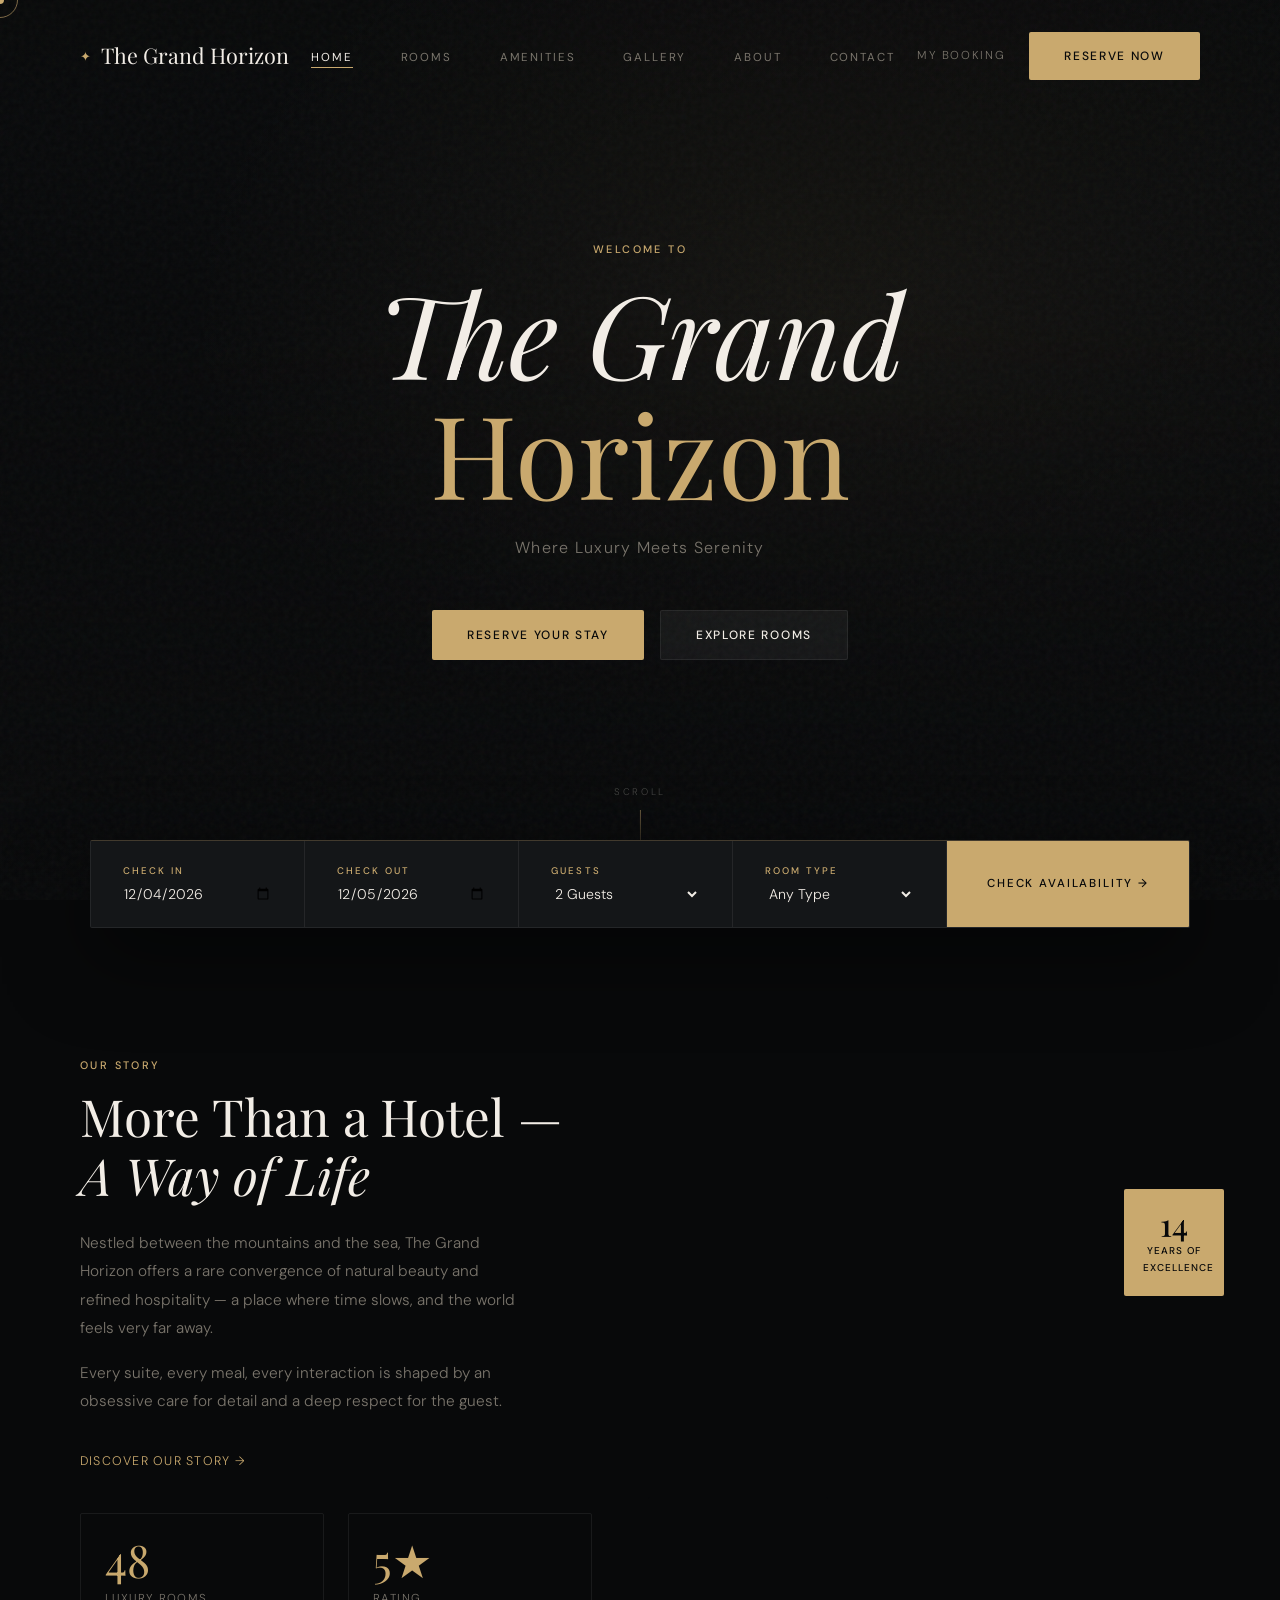
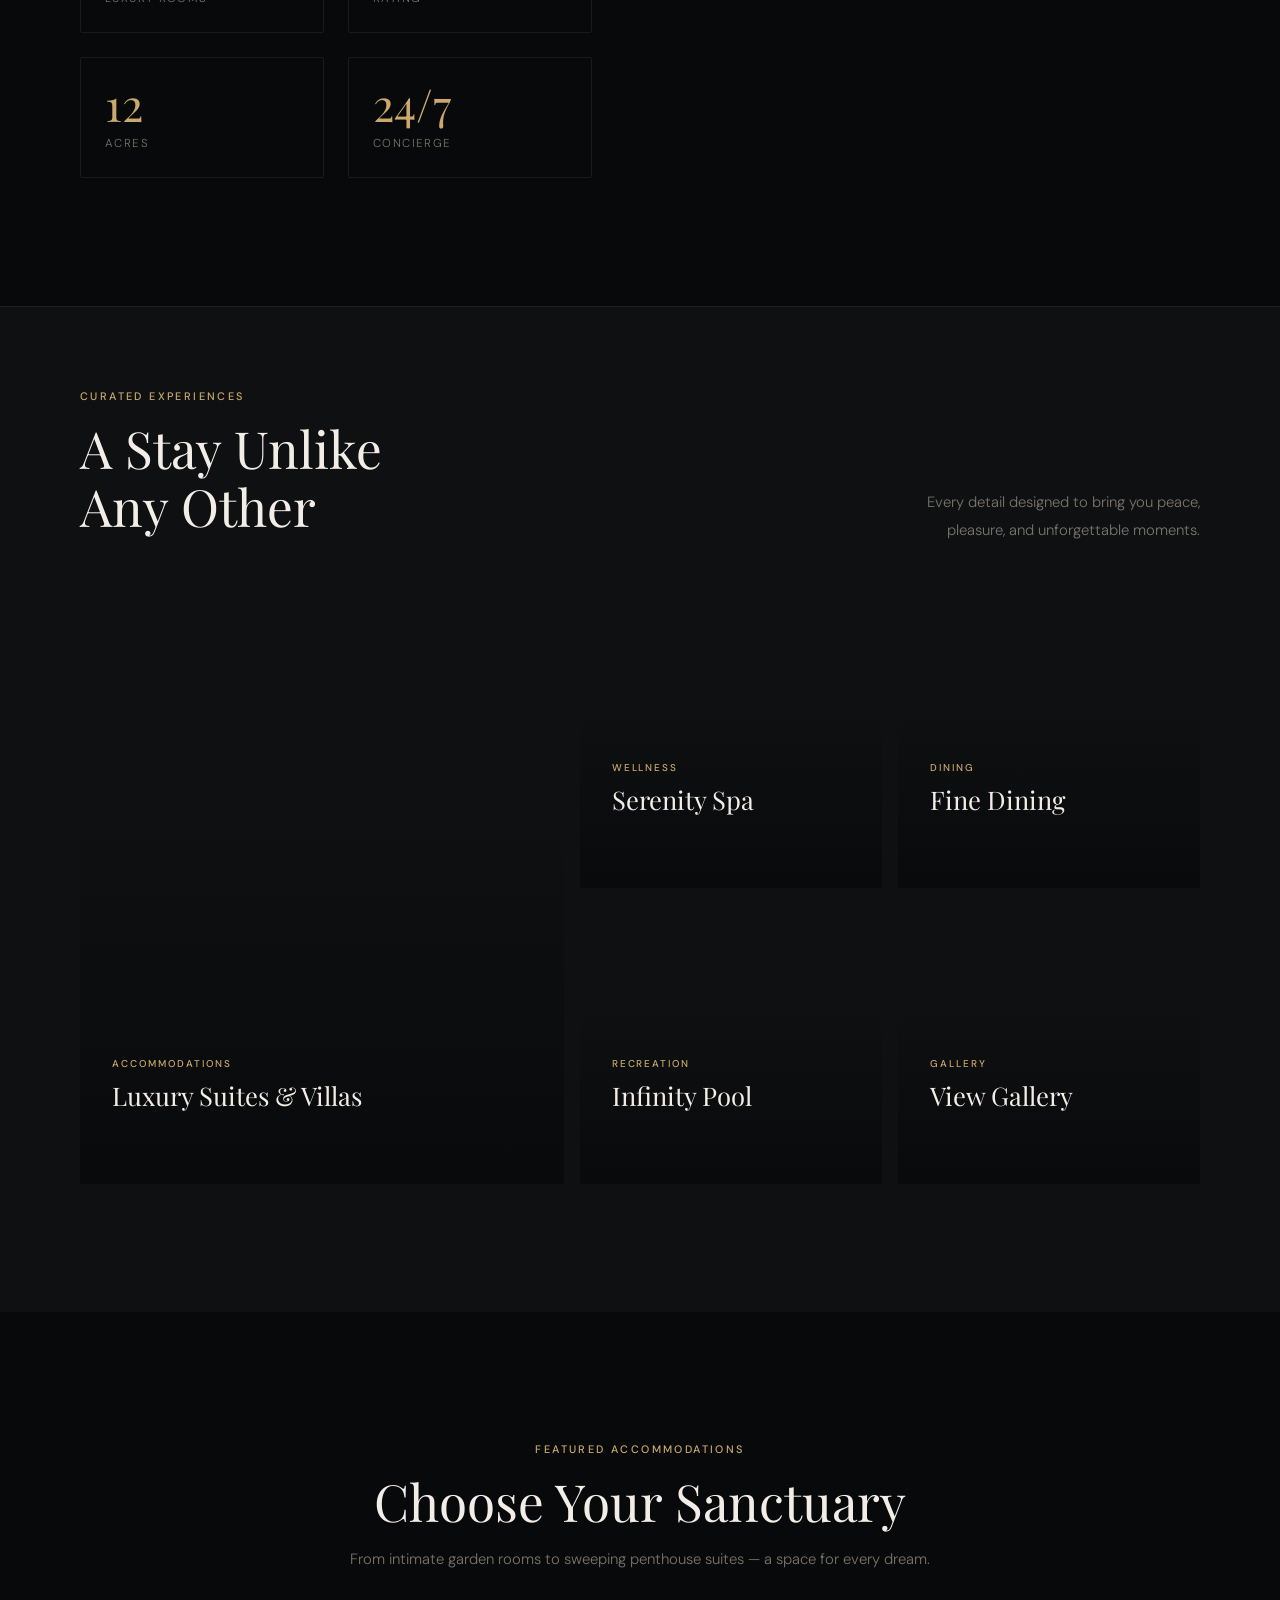
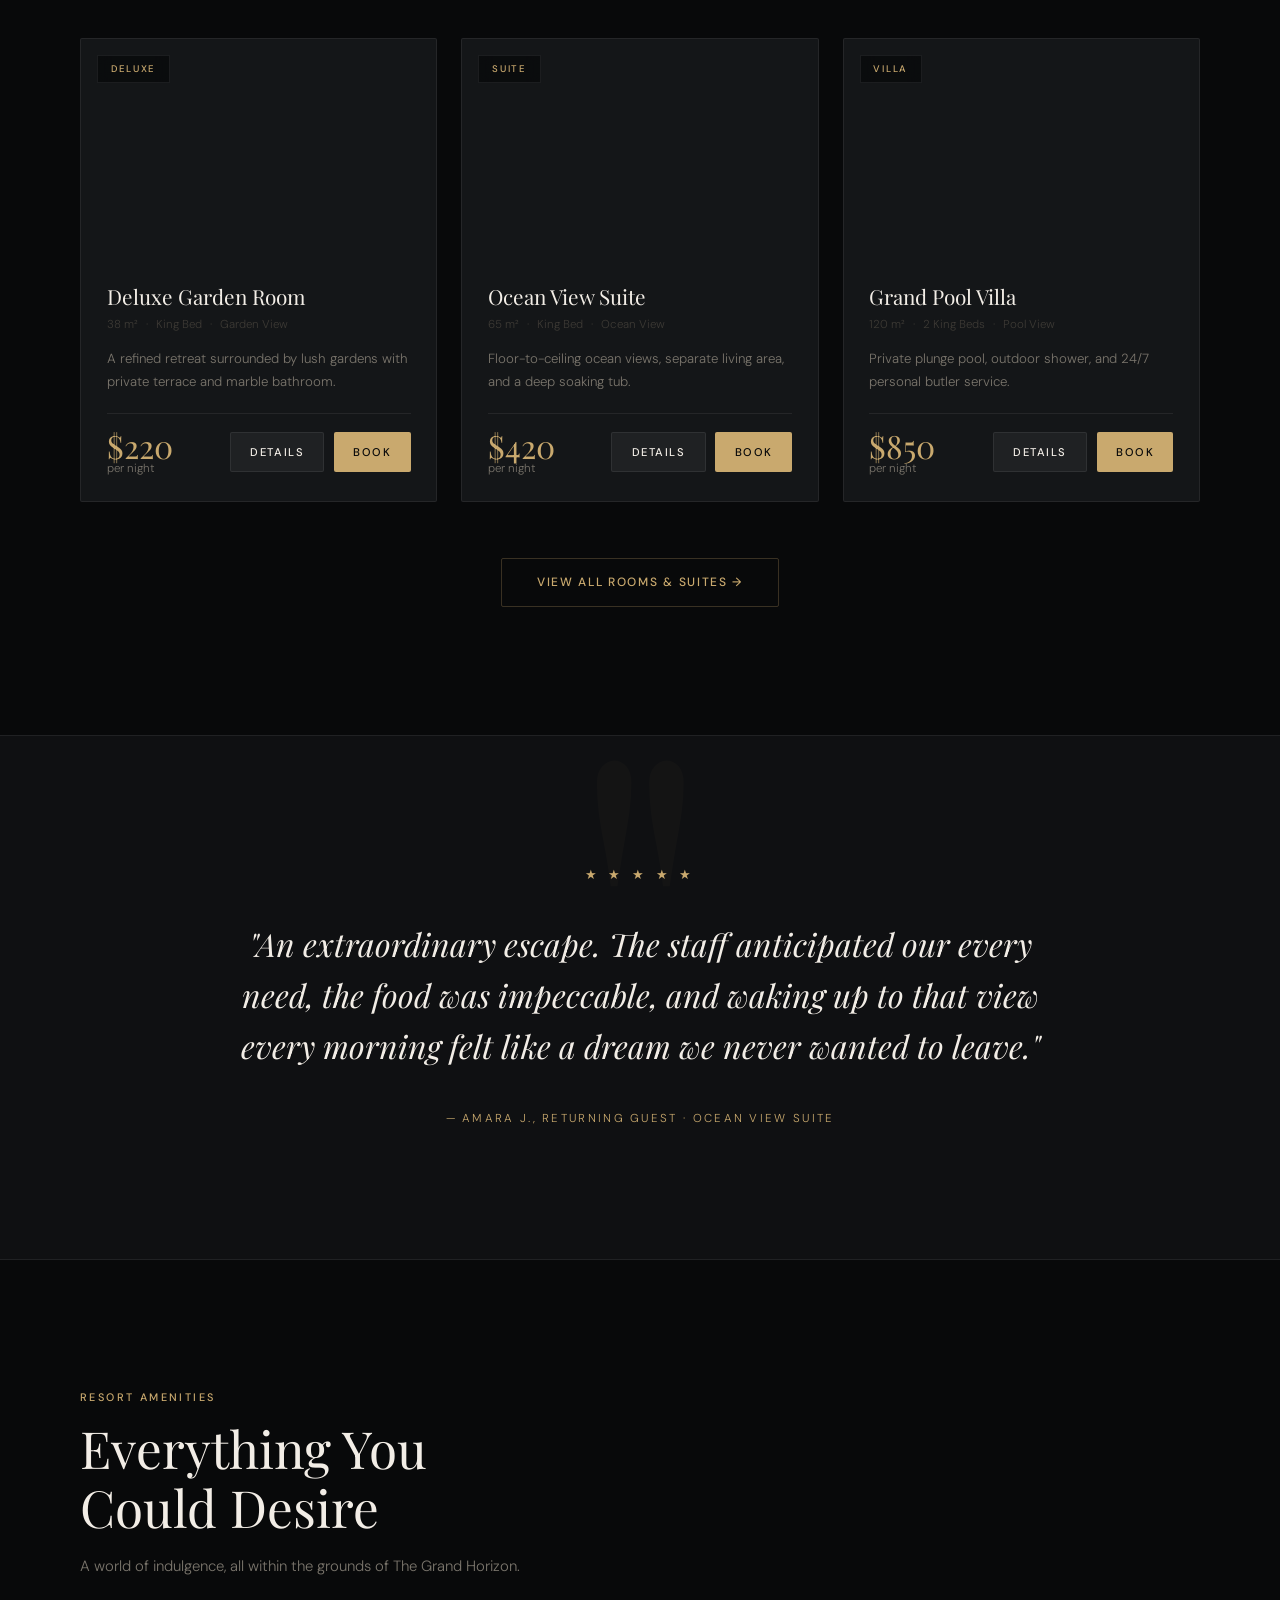
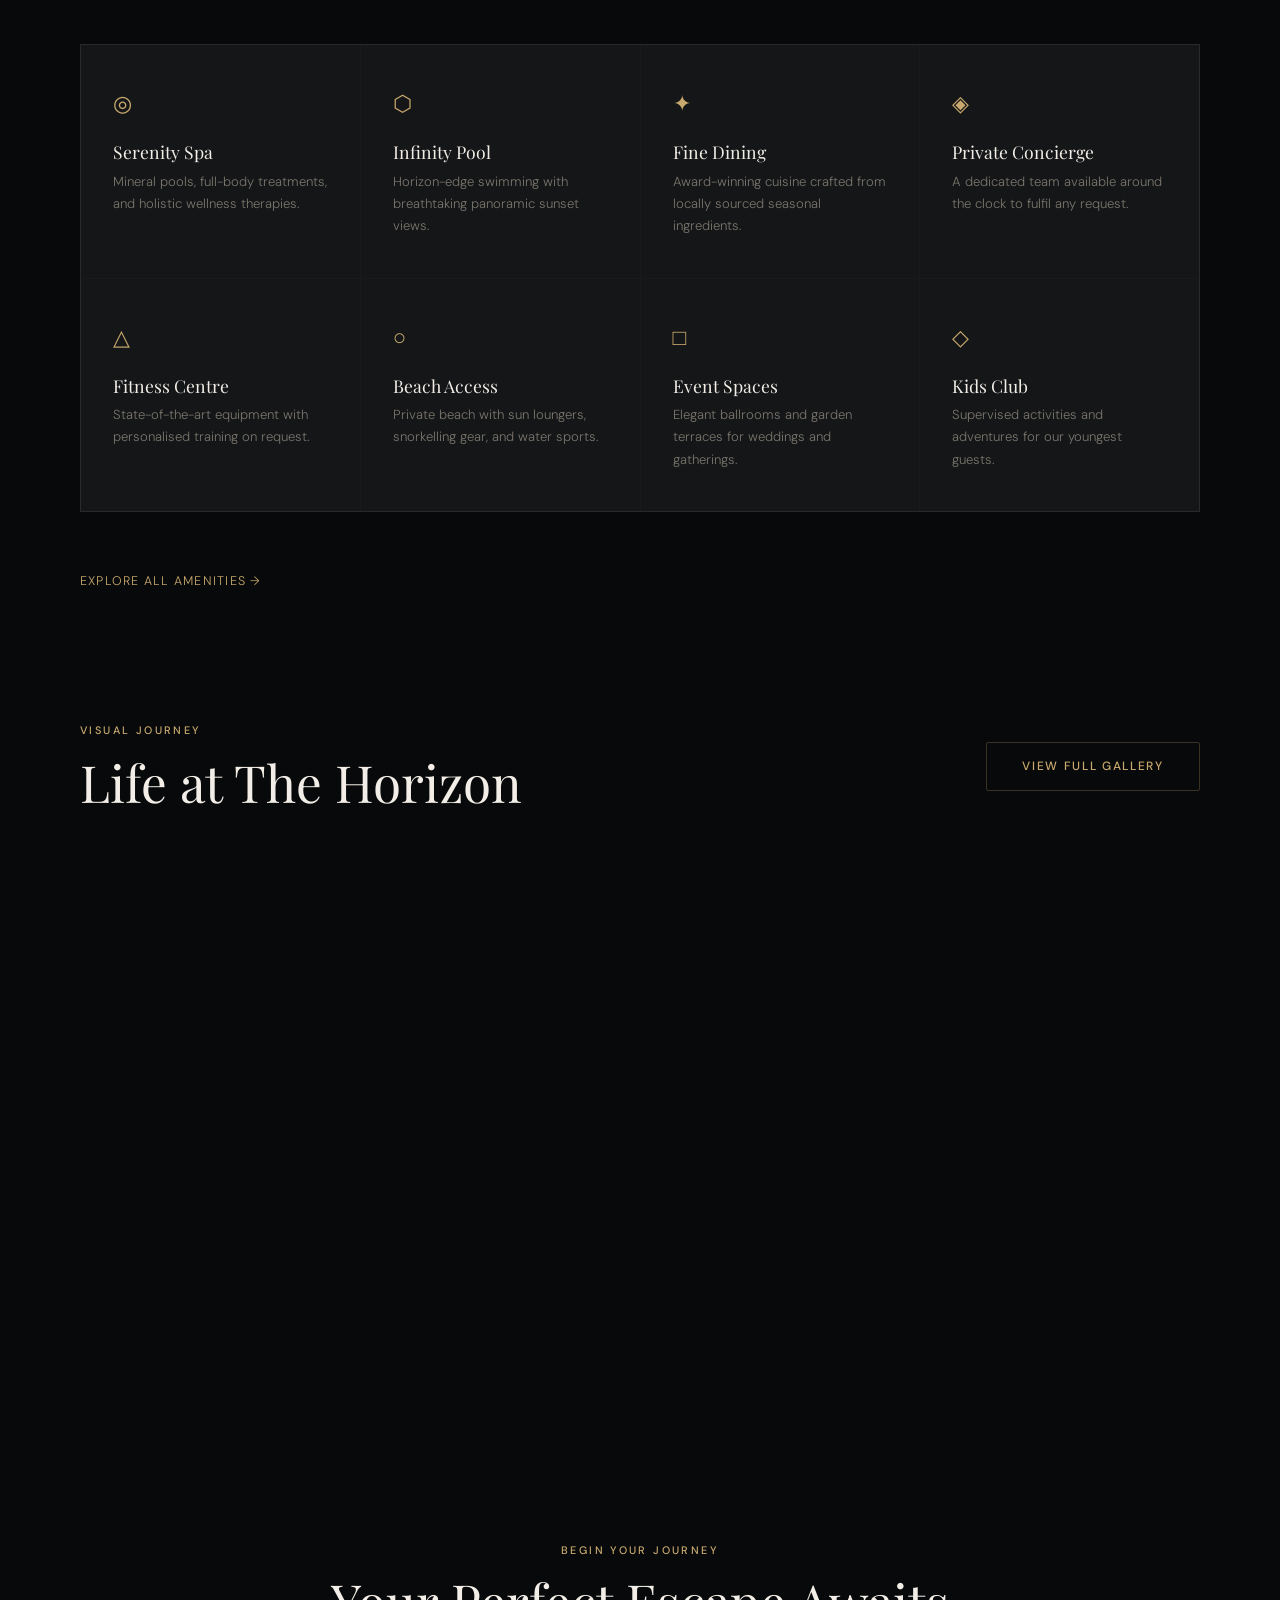
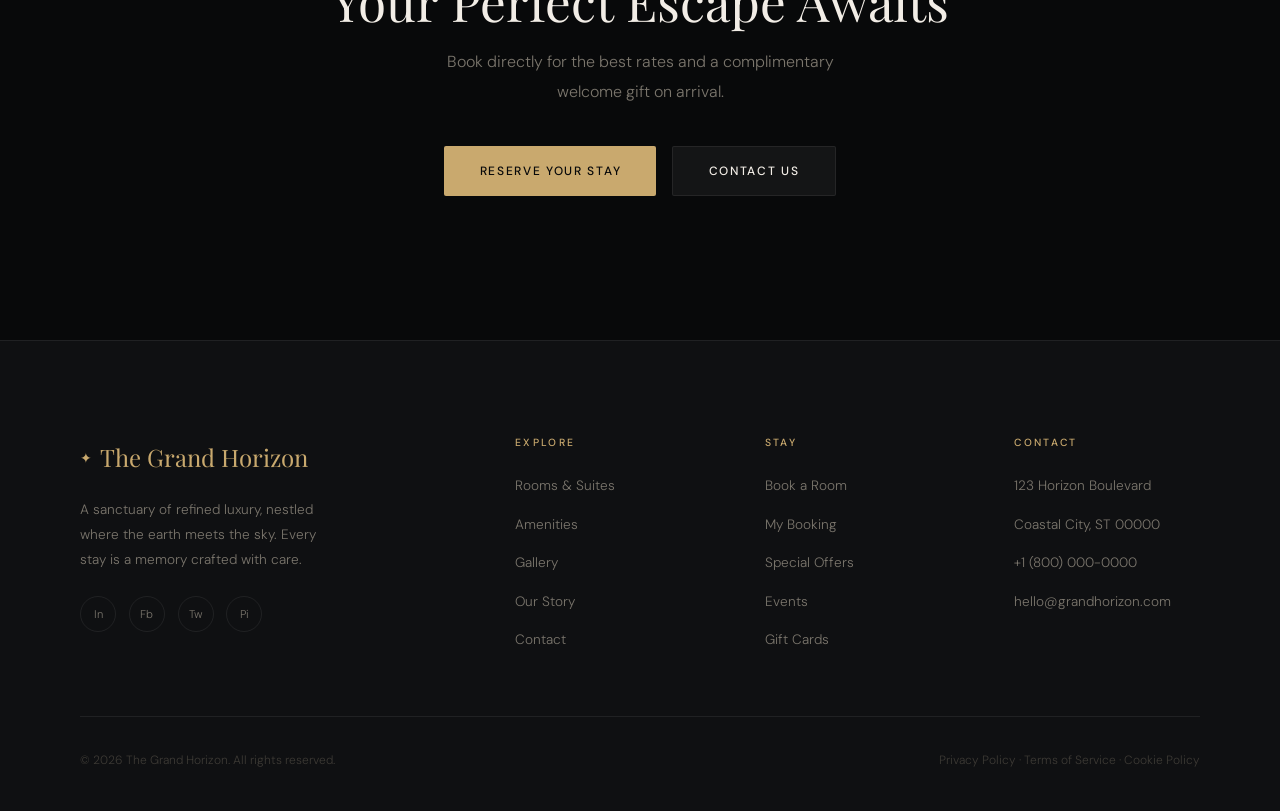
<file: testwebsite/src/main/resources/templates/index.html>
<!DOCTYPE html>
<html lang="en" xmlns:th="http://www.thymeleaf.org">
<head>
    <meta charset="UTF-8"/>
    <meta name="viewport" content="width=device-width, initial-scale=1.0"/>
    <title th:text="${hotelName} + ' — Where Luxury Meets Serenity'">The Grand Horizon</title>
    <link rel="preconnect" href="https://fonts.googleapis.com"/>
    <link rel="preconnect" href="https://fonts.gstatic.com" crossorigin=""/>
    <link href="https://fonts.googleapis.com/css2?family=Playfair+Display:ital,wght@0,400;0,500;0,700;1,400;1,500&family=DM+Sans:wght@300;400;500&display=swap" rel="stylesheet"/>

    <style>
        /* ============================================================
           CSS VARIABLES & RESET
        ============================================================ */
        :root {
            --gold:       #c9a96e;
            --gold-light: #e8d5b0;
            --gold-dim:   rgba(201,169,110,0.12);
            --gold-border:rgba(201,169,110,0.25);
            --bg:         #08090a;
            --surface:    #0f1012;
            --card:       #141618;
            --border:     rgba(255,255,255,0.07);
            --text:       #f2ede6;
            --muted:      #7a756c;
            --dim:        #3d3a35;
            --display:    'Playfair Display', Georgia, serif;
            --body:       'DM Sans', sans-serif;
            --ease:       cubic-bezier(0.25, 0.46, 0.45, 0.94);
        }

        *, *::before, *::after { box-sizing: border-box; margin: 0; padding: 0; }
        html { scroll-behavior: smooth; }
        body {
            background: var(--bg);
            color: var(--text);
            font-family: var(--body);
            font-weight: 300;
            line-height: 1.7;
            -webkit-font-smoothing: antialiased;
            cursor: none;
        }
        a { color: inherit; text-decoration: none; transition: color 0.3s var(--ease); }
        ul { list-style: none; }

        h1,h2,h3,h4 { font-family: var(--display); font-weight: 400; line-height: 1.15; }
        h1 { font-size: clamp(3.2rem, 8vw, 7.5rem); }
        h2 { font-size: clamp(2rem, 4vw, 3.8rem); }
        h3 { font-size: clamp(1.2rem, 2vw, 1.8rem); }
        p  { color: var(--muted); font-size: 0.93rem; line-height: 1.85; }

        /* ============================================================
           CUSTOM CURSOR
        ============================================================ */
        #cursorDot  { position: fixed; top: 0; left: 0; pointer-events: none; z-index: 9999; }
        #cursorRing { position: fixed; top: 0; left: 0; pointer-events: none; z-index: 9998; }

        .cursor__dot {
            width: 8px; height: 8px;
            background: var(--gold);
            border-radius: 50%;
            transform: translate(-50%, -50%);
        }

        .cursor__ring {
            width: 36px; height: 36px;
            border: 1px solid rgba(201,169,110,0.6);
            border-radius: 50%;
            transform: translate(-50%, -50%);
            transition: width 0.3s, height 0.3s;
        }

        /* ============================================================
           BUTTONS & UTILS
        ============================================================ */
        .btn {
            display: inline-flex;
            align-items: center;
            gap: 0.5rem;
            padding: 0.85rem 2.2rem;
            font-family: var(--body);
            font-size: 0.75rem;
            font-weight: 500;
            letter-spacing: 0.14em;
            text-transform: uppercase;
            border-radius: 2px;
            transition: all 0.3s var(--ease);
            cursor: pointer;
            border: none;
            white-space: nowrap;
        }
        .btn--primary { background: var(--gold); color: #08090a; }
        .btn--primary:hover { background: var(--gold-light); transform: translateY(-2px); box-shadow: 0 12px 32px rgba(201,169,110,0.25); }
        .btn--outline { background: transparent; color: var(--gold); border: 1px solid var(--gold-border); }
        .btn--outline:hover { border-color: var(--gold); background: var(--gold-dim); transform: translateY(-2px); }
        .btn--ghost { background: rgba(255,255,255,0.05); color: var(--text); border: 1px solid var(--border); }
        .btn--ghost:hover { background: rgba(255,255,255,0.1); transform: translateY(-2px); }

        .eyebrow {
            display: block;
            font-family: var(--body);
            font-size: 0.68rem;
            font-weight: 500;
            letter-spacing: 0.22em;
            text-transform: uppercase;
            color: var(--gold);
            margin-bottom: 0.8rem;
        }

        .link-arrow {
            display: inline-flex;
            align-items: center;
            gap: 0.5rem;
            font-size: 0.78rem;
            letter-spacing: 0.1em;
            text-transform: uppercase;
            color: var(--gold);
            margin-top: 1.2rem;
            transition: gap 0.3s var(--ease), color 0.3s;
        }
        .link-arrow:hover { gap: 0.9rem; color: var(--gold-light); }

        /* ============================================================
           NAVBAR
        ============================================================ */
        .navbar {
            position: fixed; top: 0; left: 0; right: 0; z-index: 1000;
            display: flex; align-items: center; justify-content: space-between;
            padding: 2rem 5rem;
            transition: all 0.4s var(--ease);
        }
        .navbar.scrolled {
            padding: 1.1rem 5rem;
            background: rgba(8,9,10,0.9);
            backdrop-filter: blur(20px);
            border-bottom: 1px solid var(--border);
        }
        .navbar__logo {
            font-family: var(--display);
            font-size: 1.35rem;
            display: flex; align-items: center; gap: 0.6rem;
        }
        .navbar__logo:hover { color: var(--gold-light); }
        .navbar__logo-mark { color: var(--gold); font-size: 0.8rem; }

        .navbar__links { display: flex; align-items: center; gap: 3rem; }
        .navbar__links a {
            font-size: 0.72rem; font-weight: 400; letter-spacing: 0.16em;
            text-transform: uppercase; color: var(--muted);
            position: relative; padding-bottom: 3px;
        }
        .navbar__links a::after {
            content: ''; position: absolute; bottom: 0; left: 0;
            width: 0; height: 1px; background: var(--gold);
            transition: width 0.3s var(--ease);
        }
        .navbar__links a:hover,
        .navbar__links a.active { color: var(--text); }
        .navbar__links a:hover::after,
        .navbar__links a.active::after { width: 100%; }

        .navbar__cta { display: flex; align-items: center; gap: 1.5rem; }
        .navbar__cta-link {
            font-size: 0.72rem; letter-spacing: 0.14em;
            text-transform: uppercase; color: var(--muted);
            transition: color 0.3s;
        }
        .navbar__cta-link:hover { color: var(--gold); }

        .navbar__toggle {
            display: none; flex-direction: column; gap: 6px;
            background: none; border: none; cursor: pointer; padding: 4px;
        }
        .navbar__toggle span { display: block; width: 26px; height: 1px; background: var(--text); transition: all 0.3s; }

        /* ============================================================
           HERO
        ============================================================ */
        .hero {
            position: relative; height: 100vh; min-height: 700px;
            display: flex; align-items: center; justify-content: center;
            overflow: hidden;
        }
        .hero__bg {
            position: absolute; inset: 0;
            background: url('https://images.unsplash.com/photo-1542314831-068cd1dbfeeb?w=2000&q=85') center/cover;
            transform: scale(1.06);
            animation: heroZoom 14s var(--ease) forwards;
        }
        @keyframes heroZoom { to { transform: scale(1); } }

        .hero__overlay {
            position: absolute; inset: 0;
            background:
                linear-gradient(180deg, rgba(8,9,10,0.2) 0%, rgba(8,9,10,0.12) 35%, rgba(8,9,10,0.75) 78%, rgba(8,9,10,1) 100%),
                radial-gradient(ellipse at 65% 35%, rgba(201,169,110,0.07) 0%, transparent 55%);
        }
        .hero__grain {
            position: absolute; inset: 0; opacity: 0.04; pointer-events: none;
            background-image: url("data:image/svg+xml,%3Csvg viewBox='0 0 200 200' xmlns='http://www.w3.org/2000/svg'%3E%3Cfilter id='n'%3E%3CfeTurbulence type='fractalNoise' baseFrequency='0.85' numOctaves='4' stitchTiles='stitch'/%3E%3C/filter%3E%3Crect width='100%25' height='100%25' filter='url(%23n)'/%3E%3C/svg%3E");
        }

        .hero__content {
            position: relative; text-align: center;
            max-width: 900px; padding: 0 2rem;
        }
        .hero__eyebrow { animation: fadeUp 1s var(--ease) 0.2s both; }
        .hero__title {
            font-size: clamp(3.8rem, 9vw, 8.5rem);
            font-weight: 400; font-style: italic;
            color: var(--text); line-height: 1.05; margin-bottom: 1.2rem;
            animation: fadeUp 1s var(--ease) 0.35s both;
        }
        .hero__title em { font-style: normal; color: var(--gold); }
        .hero__sub {
            font-size: 1rem; color: var(--muted); letter-spacing: 0.08em; margin-bottom: 3rem;
            animation: fadeUp 1s var(--ease) 0.5s both;
        }
        .hero__actions {
            display: flex; gap: 1rem; justify-content: center; flex-wrap: wrap;
            animation: fadeUp 1s var(--ease) 0.65s both;
        }
        .hero__scroll {
            position: absolute; bottom: 2.5rem; left: 50%; transform: translateX(-50%);
            display: flex; flex-direction: column; align-items: center; gap: 0.6rem;
            animation: fadeIn 1.5s var(--ease) 1.2s both; opacity: 0;
        }
        .hero__scroll span { font-size: 0.6rem; letter-spacing: 0.28em; text-transform: uppercase; color: rgba(242,237,230,0.5); }
        .hero__scroll-line { width: 1px; height: 50px; background: linear-gradient(to bottom, var(--gold), transparent); animation: scrollPulse 2.5s ease infinite; }

        /* ============================================================
           QUICK BOOKING BAR
        ============================================================ */
        .quickbook { position: relative; z-index: 10; margin-top: -60px; padding: 0 5rem; }
        .quickbook__inner {
            max-width: 1100px; margin: 0 auto;
            background: var(--card);
            border: 1px solid var(--border);
            border-top: 1px solid var(--gold-border);
            display: flex; align-items: stretch; border-radius: 2px; overflow: hidden;
            box-shadow: 0 30px 80px rgba(0,0,0,0.5);
        }
        .quickbook__field {
            flex: 1; display: flex; flex-direction: column; justify-content: center;
            gap: 0.3rem; padding: 1.4rem 2rem;
            border-right: 1px solid var(--border);
            transition: background 0.2s;
        }
        .quickbook__field:hover { background: rgba(255,255,255,0.02); }
        .quickbook__field label { font-size: 0.6rem; letter-spacing: 0.22em; text-transform: uppercase; color: var(--gold); font-weight: 500; }
        .quickbook__field input,
        .quickbook__field select {
            background: transparent; border: none; color: var(--text);
            font-family: var(--body); font-size: 0.88rem; font-weight: 300;
            outline: none; cursor: pointer; width: 100%;
        }
        .quickbook__field select option { background: var(--card); }
        .quickbook__btn {
            padding: 0 2.5rem; background: var(--gold); color: #08090a;
            font-family: var(--body); font-size: 0.72rem; font-weight: 500;
            letter-spacing: 0.16em; text-transform: uppercase; border: none;
            cursor: pointer; transition: background 0.3s; white-space: nowrap;
            display: flex; align-items: center; text-decoration: none;
        }
        .quickbook__btn:hover { background: var(--gold-light); }

        /* ============================================================
           INTRO SECTION
        ============================================================ */
        .intro {
            padding: 8rem 5rem; max-width: 1300px; margin: 0 auto;
            display: grid; grid-template-columns: 1fr 1fr; gap: 6rem; align-items: center;
        }
        .intro__text h2 { margin: 0.5rem 0 1.5rem; }
        .intro__text p { margin-bottom: 1rem; max-width: 440px; font-size: 0.96rem; }
        .intro__stats {
            display: grid; grid-template-columns: 1fr 1fr; gap: 1.5rem; margin-top: 2.5rem;
        }
        .intro__stat { padding: 1.5rem; border: 1px solid var(--border); border-radius: 2px; }
        .intro__stat-number { font-family: var(--display); font-size: 2.8rem; font-weight: 400; color: var(--gold); line-height: 1; display: block; }
        .intro__stat-label { font-size: 0.72rem; letter-spacing: 0.12em; text-transform: uppercase; color: var(--muted); display: block; margin-top: 0.4rem; }
        .intro__visual { position: relative; }
        .intro__img-main { width: 100%; height: 520px; border-radius: 2px; background: url('https://images.unsplash.com/photo-1582719478250-c89cae4dc85b?w=900&q=80') center/cover; }
        .intro__img-accent { position: absolute; bottom: -2.5rem; left: -2.5rem; width: 180px; height: 220px; background: url('https://images.unsplash.com/photo-1540555700478-4be289fbecef?w=400&q=80') center/cover; border-radius: 2px; border: 4px solid var(--bg); }
        .intro__badge { position: absolute; top: 2rem; right: -1.5rem; background: var(--gold); color: #08090a; padding: 1.2rem; border-radius: 2px; text-align: center; width: 100px; }
        .intro__badge-num { font-family: var(--display); font-size: 2rem; font-weight: 500; line-height: 1; display: block; }
        .intro__badge-text { font-size: 0.62rem; letter-spacing: 0.1em; text-transform: uppercase; font-weight: 500; margin-top: 0.2rem; display: block; }

        /* ============================================================
           EXPERIENCES GRID
        ============================================================ */
        .experiences {
            padding: 5rem 5rem 8rem; background: var(--surface);
            border-top: 1px solid var(--border);
        }
        .experiences__header {
            display: flex; align-items: flex-end; justify-content: space-between;
            max-width: 1300px; margin: 0 auto 4rem;
        }
        .experiences__header h2 { max-width: 480px; margin: 0.5rem 0; }
        .experiences__header p { max-width: 280px; text-align: right; }
        .experiences__grid {
            max-width: 1300px; margin: 0 auto;
            display: grid; grid-template-columns: 1.6fr 1fr 1fr;
            grid-template-rows: 280px 280px; gap: 1rem;
        }
        .exp-card { position: relative; overflow: hidden; border-radius: 2px; cursor: pointer; display: block; }
        .exp-card--tall { grid-row: 1 / 3; }
        .exp-card__bg { position: absolute; inset: 0; background-size: cover; background-position: center; transition: transform 0.7s var(--ease); }
        .exp-card:hover .exp-card__bg { transform: scale(1.06); }
        .exp-card__overlay { position: absolute; inset: 0; background: linear-gradient(to top, rgba(8,9,10,0.9) 0%, rgba(8,9,10,0.05) 60%); }
        .exp-card__body { position: absolute; bottom: 0; left: 0; right: 0; padding: 2rem; }
        .exp-card__tag { display: inline-block; font-size: 0.62rem; letter-spacing: 0.2em; text-transform: uppercase; color: var(--gold); margin-bottom: 0.5rem; font-weight: 500; }
        .exp-card__body h3 { color: var(--text); margin-bottom: 0.5rem; }
        .exp-card__body p { font-size: 0.83rem; color: rgba(242,237,230,0.6); max-height: 0; overflow: hidden; transition: max-height 0.4s var(--ease), opacity 0.4s; opacity: 0; }
        .exp-card:hover .exp-card__body p { max-height: 80px; opacity: 1; }
        .exp-card__arrow { display: inline-flex; align-items: center; gap: 0.4rem; font-size: 0.7rem; letter-spacing: 0.14em; text-transform: uppercase; color: var(--gold); margin-top: 0.8rem; opacity: 0; transform: translateX(-8px); transition: opacity 0.4s, transform 0.4s var(--ease); }
        .exp-card:hover .exp-card__arrow { opacity: 1; transform: translateX(0); }
        .exp-card--suites .exp-card__bg  { background-image: url('https://images.unsplash.com/photo-1631049307264-da0ec9d70304?w=1000&q=80'); }
        .exp-card--spa    .exp-card__bg  { background-image: url('https://images.unsplash.com/photo-1540555700478-4be289fbecef?w=800&q=80'); }
        .exp-card--dining .exp-card__bg  { background-image: url('https://images.unsplash.com/photo-1414235077428-338989a2e8c0?w=800&q=80'); }
        .exp-card--pool   .exp-card__bg  { background-image: url('https://images.unsplash.com/photo-1571896349842-33c89424de2d?w=800&q=80'); }
        .exp-card--gallery .exp-card__bg { background-image: url('https://images.unsplash.com/photo-1566073771259-6a8506099945?w=800&q=80'); }

        /* ============================================================
           ROOMS SHOWCASE
        ============================================================ */
        .rooms-showcase { padding: 8rem 5rem; max-width: 1300px; margin: 0 auto; }
        .rooms-showcase__header { text-align: center; margin-bottom: 4rem; }
        .rooms-showcase__header h2 { margin: 0.5rem 0 1rem; }
        .rooms-showcase__grid { display: grid; grid-template-columns: repeat(3, 1fr); gap: 1.5rem; }
        .room-card { background: var(--card); border: 1px solid var(--border); border-radius: 2px; overflow: hidden; transition: transform 0.4s var(--ease), box-shadow 0.4s; }
        .room-card:hover { transform: translateY(-6px); box-shadow: 0 24px 60px rgba(0,0,0,0.4); }
        .room-card__img { height: 220px; background-size: cover; background-position: center; transition: transform 0.6s var(--ease); position: relative; overflow: hidden; }
        .room-card:hover .room-card__img { transform: scale(1.04); }
        .room-card__badge { position: absolute; top: 1rem; left: 1rem; background: rgba(8,9,10,0.72); backdrop-filter: blur(8px); border: 1px solid var(--border); color: var(--gold); font-size: 0.6rem; letter-spacing: 0.18em; text-transform: uppercase; padding: 0.3rem 0.8rem; font-weight: 500; }
        .room-card__body { padding: 1.6rem; }
        .room-card__body h3 { font-size: 1.3rem; margin-bottom: 0.4rem; }
        .room-card__meta { display: flex; gap: 0.5rem; font-size: 0.72rem; color: var(--dim); margin-bottom: 0.8rem; flex-wrap: wrap; }
        .room-card__body p { font-size: 0.83rem; line-height: 1.75; margin-bottom: 1.2rem; }
        .room-card__footer { display: flex; align-items: center; justify-content: space-between; padding-top: 1rem; border-top: 1px solid var(--border); }
        .room-price { font-family: var(--display); font-size: 2rem; font-weight: 400; color: var(--gold); line-height: 1; }
        .room-price span { font-family: var(--body); font-size: 0.72rem; color: var(--muted); font-weight: 300; display: block; margin-top: 0.1rem; }
        .rooms-showcase__cta { text-align: center; margin-top: 3.5rem; }

        /* ============================================================
           TESTIMONIAL
        ============================================================ */
        .testimonial {
            padding: 8rem 5rem; background: var(--surface);
            border-top: 1px solid var(--border); border-bottom: 1px solid var(--border);
            position: relative; overflow: hidden;
        }
        .testimonial::before {
            content: '"'; position: absolute; top: -4rem; left: 50%; transform: translateX(-50%);
            font-family: var(--display); font-size: 30rem; color: var(--gold); opacity: 0.025; pointer-events: none; line-height: 1;
        }
        .testimonial__inner { max-width: 820px; margin: 0 auto; text-align: center; position: relative; }
        .testimonial__stars { color: var(--gold); font-size: 0.8rem; letter-spacing: 0.3em; margin-bottom: 2rem; }
        blockquote { font-family: var(--display); font-size: clamp(1.3rem, 2.5vw, 2rem); font-style: italic; color: var(--text); line-height: 1.6; margin-bottom: 2rem; }
        cite { font-size: 0.72rem; letter-spacing: 0.2em; text-transform: uppercase; color: var(--gold); font-style: normal; }

        /* ============================================================
           AMENITIES
        ============================================================ */
        .amenities-strip { padding: 8rem 5rem; max-width: 1300px; margin: 0 auto; }
        .amenities-strip__header { margin-bottom: 4rem; }
        .amenities-strip__header h2 { margin: 0.5rem 0 1rem; max-width: 500px; }
        .amenities-grid { display: grid; grid-template-columns: repeat(4, 1fr); gap: 1px; background: var(--border); border: 1px solid var(--border); }
        .amenity { background: var(--card); padding: 2.5rem 2rem; transition: background 0.3s; }
        .amenity:hover { background: var(--surface); }
        .amenity__icon { font-size: 1.4rem; color: var(--gold); margin-bottom: 1.2rem; display: block; }
        .amenity h4 { font-family: var(--display); font-size: 1.1rem; font-weight: 400; margin-bottom: 0.5rem; }
        .amenity p { font-size: 0.82rem; line-height: 1.7; }

        /* ============================================================
           GALLERY PREVIEW
        ============================================================ */
        .gallery-preview { padding: 0 5rem 8rem; }
        .gallery-preview__header { display: flex; align-items: center; justify-content: space-between; margin-bottom: 2rem; max-width: 1300px; margin-left: auto; margin-right: auto; }
        .gallery-preview__grid { max-width: 1300px; margin: 0 auto; display: grid; grid-template-columns: repeat(5, 1fr); grid-template-rows: 200px 200px; gap: 0.8rem; }
        .gallery-thumb { overflow: hidden; border-radius: 2px; position: relative; }
        .gallery-thumb:first-child { grid-column: 1 / 3; grid-row: 1 / 3; }
        .gallery-thumb:nth-child(4) { grid-column: 4 / 6; }
        .gallery-thumb__img { width: 100%; height: 100%; background-size: cover; background-position: center; transition: transform 0.6s var(--ease); }
        .gallery-thumb:hover .gallery-thumb__img { transform: scale(1.08); }
        .gallery-thumb__overlay { position: absolute; inset: 0; background: rgba(8,9,10,0); transition: background 0.3s; display: flex; align-items: center; justify-content: center; }
        .gallery-thumb:hover .gallery-thumb__overlay { background: rgba(8,9,10,0.38); }
        .gallery-thumb__overlay span { color: var(--text); font-size: 1.5rem; opacity: 0; transform: scale(0.8); transition: opacity 0.3s, transform 0.3s; }
        .gallery-thumb:hover .gallery-thumb__overlay span { opacity: 1; transform: scale(1); }

        /* ============================================================
           CTA BANNER
        ============================================================ */
        .cta {
            position: relative; padding: 9rem 5rem; text-align: center;
            background: linear-gradient(rgba(8,9,10,0.72), rgba(8,9,10,0.72)),
                url('https://images.unsplash.com/photo-1520250497591-112f2f40a3f4?w=1800&q=80') center/cover fixed;
        }
        .cta__inner { max-width: 650px; margin: 0 auto; }
        .cta__inner h2 { margin: 0.5rem 0 1rem; }
        .cta__inner p { margin-bottom: 2.5rem; font-size: 1rem; max-width: 440px; margin-left: auto; margin-right: auto; }
        .cta__actions { display: flex; gap: 1rem; justify-content: center; flex-wrap: wrap; }

        /* ============================================================
           FOOTER
        ============================================================ */
        .footer { background: var(--surface); border-top: 1px solid var(--border); padding: 6rem 5rem 2.5rem; }
        .footer__inner { max-width: 1300px; margin: 0 auto; display: grid; grid-template-columns: 2fr 1fr 1fr 1fr; gap: 4rem; margin-bottom: 4rem; }
        .footer__brand-logo { font-family: var(--display); font-size: 1.5rem; color: var(--gold); display: flex; align-items: center; gap: 0.5rem; margin-bottom: 1.2rem; }
        .footer__brand p { font-size: 0.85rem; color: var(--muted); max-width: 240px; line-height: 1.85; margin-bottom: 1.5rem; }
        .footer__social { display: flex; gap: 0.8rem; }
        .footer__social a { width: 36px; height: 36px; border: 1px solid var(--border); border-radius: 50%; display: flex; align-items: center; justify-content: center; font-size: 0.7rem; color: var(--muted); transition: all 0.3s; }
        .footer__social a:hover { border-color: var(--gold); color: var(--gold); }
        .footer__col h4 { font-family: var(--body); font-size: 0.65rem; font-weight: 500; letter-spacing: 0.22em; text-transform: uppercase; color: var(--gold); margin-bottom: 1.4rem; }
        .footer__col ul { display: flex; flex-direction: column; gap: 0.7rem; }
        .footer__col a { font-size: 0.85rem; color: var(--muted); transition: color 0.3s; }
        .footer__col a:hover { color: var(--gold-light); }
        .footer__bottom { max-width: 1300px; margin: 0 auto; border-top: 1px solid var(--border); padding-top: 2rem; display: flex; align-items: center; justify-content: space-between; }
        .footer__bottom p { font-size: 0.75rem; color: var(--dim); }

        /* ============================================================
           ANIMATIONS & REVEAL
        ============================================================ */
        @keyframes fadeUp { from { opacity: 0; transform: translateY(28px); } to { opacity: 1; transform: translateY(0); } }
        @keyframes fadeIn { from { opacity: 0; } to { opacity: 0.5; } }
        @keyframes scrollPulse { 0%,100%{ opacity:0.5; transform:scaleY(1); } 50%{ opacity:1; transform:scaleY(1.15); } }

        .reveal { opacity: 0; transform: translateY(30px); transition: opacity 0.8s var(--ease), transform 0.8s var(--ease); }
        .reveal.visible { opacity: 1; transform: translateY(0); }

        /* Scrollbar */
        ::-webkit-scrollbar { width: 5px; }
        ::-webkit-scrollbar-track { background: var(--bg); }
        ::-webkit-scrollbar-thumb { background: var(--dim); border-radius: 3px; }
        ::-webkit-scrollbar-thumb:hover { background: var(--gold); }

        /* ============================================================
           RESPONSIVE
        ============================================================ */
        @media (max-width: 1100px) {
            .intro { grid-template-columns: 1fr; gap: 3rem; }
            .intro__img-main { height: 380px; }
            .intro__badge { right: 1rem; }
            .experiences__grid { grid-template-columns: 1fr 1fr; grid-template-rows: auto; }
            .exp-card--tall { grid-row: auto; }
            .rooms-showcase__grid { grid-template-columns: 1fr 1fr; }
            .amenities-grid { grid-template-columns: 1fr 1fr; }
            .footer__inner { grid-template-columns: 1fr 1fr; }
        }
        @media (max-width: 768px) {
            .navbar { padding: 1.5rem; }
            .navbar.scrolled { padding: 1rem 1.5rem; }
            .navbar__links, .navbar__cta { display: none; }
            .navbar__toggle { display: flex; }
            .quickbook { padding: 0 1.5rem; margin-top: -30px; }
            .quickbook__inner { flex-direction: column; }
            .quickbook__field { border-right: none; border-bottom: 1px solid var(--border); }
            .quickbook__btn { padding: 1.2rem 2rem; justify-content: center; }
            .intro, .experiences, .rooms-showcase, .amenities-strip,
            .gallery-preview, .testimonial, .cta, .footer { padding-left: 1.5rem; padding-right: 1.5rem; }
            .experiences__header { flex-direction: column; align-items: flex-start; gap: 1rem; }
            .experiences__header p { text-align: left; }
            .experiences__grid { grid-template-columns: 1fr; }
            .rooms-showcase__grid { grid-template-columns: 1fr; }
            .gallery-preview__grid { grid-template-columns: 1fr 1fr; grid-template-rows: auto; }
            .gallery-thumb:first-child, .gallery-thumb:nth-child(4) { grid-column: auto; grid-row: auto; }
            .amenities-grid { grid-template-columns: 1fr; }
            .footer__inner { grid-template-columns: 1fr; }
            .footer__bottom { flex-direction: column; gap: 0.8rem; text-align: center; }
            .cta { background-attachment: scroll; }
        }
    </style>
</head>
<body>

<!-- Custom Cursor -->
<div id="cursorDot"><div class="cursor__dot"></div></div>
<div id="cursorRing"><div class="cursor__ring"></div></div>

<!-- ================================================================
     NAVBAR
================================================================ -->
<nav class="navbar" id="navbar">
    <a th:href="@{/}" class="navbar__logo">
        <span class="navbar__logo-mark">✦</span>
        <span th:text="${hotelName}">The Grand Horizon</span>
    </a>

    <ul class="navbar__links">
        <li><a th:href="@{/}"         class="active">Home</a></li>
        <li><a th:href="@{/rooms}">Rooms</a></li>
        <li><a th:href="@{/amenities}">Amenities</a></li>
        <li><a th:href="@{/gallery}">Gallery</a></li>
        <li><a th:href="@{/about}">About</a></li>
        <li><a th:href="@{/contact}">Contact</a></li>
    </ul>

    <div class="navbar__cta">
        <a th:href="@{/booking/lookup}" class="navbar__cta-link">My Booking</a>
        <a th:href="@{/booking}" class="btn btn--primary">Reserve Now</a>
    </div>

    <button class="navbar__toggle" id="navToggle" aria-label="Toggle menu">
        <span></span><span></span><span></span>
    </button>
</nav>

<!-- ================================================================
     HERO
================================================================ -->
<section class="hero">
    <div class="hero__bg"></div>
    <div class="hero__overlay"></div>
    <div class="hero__grain"></div>
    <div class="hero__content">
        <span class="eyebrow hero__eyebrow">Welcome to</span>
        <h1 class="hero__title">The Grand <em>Horizon</em></h1>
        <p class="hero__sub" th:text="${tagline}">Where Luxury Meets Serenity</p>
        <div class="hero__actions">
            <a th:href="@{/booking}" class="btn btn--primary">Reserve Your Stay</a>
            <a th:href="@{/rooms}"   class="btn btn--ghost">Explore Rooms</a>
        </div>
    </div>
    <div class="hero__scroll">
        <span>Scroll</span>
        <div class="hero__scroll-line"></div>
    </div>
</section>

<!-- ================================================================
     QUICK BOOKING BAR
================================================================ -->
<div class="quickbook">
    <div class="quickbook__inner">
        <div class="quickbook__field">
            <label>Check In</label>
            <input type="date" id="checkIn"/>
        </div>
        <div class="quickbook__field">
            <label>Check Out</label>
            <input type="date" id="checkOut"/>
        </div>
        <div class="quickbook__field">
            <label>Guests</label>
            <select>
                <option>1 Guest</option>
                <option selected>2 Guests</option>
                <option>3 Guests</option>
                <option>4+ Guests</option>
            </select>
        </div>
        <div class="quickbook__field">
            <label>Room Type</label>
            <select>
                <option>Any Type</option>
                <option>Classic</option>
                <option>Deluxe</option>
                <option>Suite</option>
                <option>Villa</option>
                <option>Penthouse</option>
            </select>
        </div>
        <a th:href="@{/booking}" class="quickbook__btn">Check Availability →</a>
    </div>
</div>

<!-- ================================================================
     INTRO
================================================================ -->
<section class="intro">
    <div class="intro__text reveal">
        <span class="eyebrow">Our Story</span>
        <h2>More Than a Hotel —<br/><em>A Way of Life</em></h2>
        <p>Nestled between the mountains and the sea, The Grand Horizon offers a rare convergence of natural beauty and refined hospitality — a place where time slows, and the world feels very far away.</p>
        <p>Every suite, every meal, every interaction is shaped by an obsessive care for detail and a deep respect for the guest.</p>
        <a th:href="@{/about}" class="link-arrow">Discover Our Story →</a>
        <div class="intro__stats">
            <div class="intro__stat"><span class="intro__stat-number">48</span><span class="intro__stat-label">Luxury Rooms</span></div>
            <div class="intro__stat"><span class="intro__stat-number">5★</span><span class="intro__stat-label">Rating</span></div>
            <div class="intro__stat"><span class="intro__stat-number">12</span><span class="intro__stat-label">Acres</span></div>
            <div class="intro__stat"><span class="intro__stat-number">24/7</span><span class="intro__stat-label">Concierge</span></div>
        </div>
    </div>
    <div class="intro__visual reveal">
        <div class="intro__img-main"></div>
        <div class="intro__img-accent"></div>
        <div class="intro__badge">
            <span class="intro__badge-num">14</span>
            <span class="intro__badge-text">Years of Excellence</span>
        </div>
    </div>
</section>

<!-- ================================================================
     EXPERIENCES
================================================================ -->
<section class="experiences">
    <div class="experiences__header reveal">
        <div>
            <span class="eyebrow">Curated Experiences</span>
            <h2>A Stay Unlike<br/>Any Other</h2>
        </div>
        <p>Every detail designed to bring you peace, pleasure, and unforgettable moments.</p>
    </div>
    <div class="experiences__grid">
        <a th:href="@{/rooms}"     class="exp-card exp-card--tall exp-card--suites  reveal"><div class="exp-card__bg"></div><div class="exp-card__overlay"></div><div class="exp-card__body"><span class="exp-card__tag">Accommodations</span><h3>Luxury Suites &amp; Villas</h3><p>Spacious rooms with panoramic views and private balconies.</p><span class="exp-card__arrow">Explore Rooms →</span></div></a>
        <a th:href="@{/amenities}" class="exp-card exp-card--spa     reveal"><div class="exp-card__bg"></div><div class="exp-card__overlay"></div><div class="exp-card__body"><span class="exp-card__tag">Wellness</span><h3>Serenity Spa</h3><p>Holistic therapies and mineral pools.</p><span class="exp-card__arrow">Explore →</span></div></a>
        <a th:href="@{/amenities}" class="exp-card exp-card--dining  reveal"><div class="exp-card__bg"></div><div class="exp-card__overlay"></div><div class="exp-card__body"><span class="exp-card__tag">Dining</span><h3>Fine Dining</h3><p>Award-winning seasonal cuisine.</p><span class="exp-card__arrow">See More →</span></div></a>
        <a th:href="@{/amenities}" class="exp-card exp-card--pool    reveal"><div class="exp-card__bg"></div><div class="exp-card__overlay"></div><div class="exp-card__body"><span class="exp-card__tag">Recreation</span><h3>Infinity Pool</h3><p>Swim at the edge of the horizon.</p><span class="exp-card__arrow">Explore →</span></div></a>
        <a th:href="@{/gallery}"   class="exp-card exp-card--gallery reveal"><div class="exp-card__bg"></div><div class="exp-card__overlay"></div><div class="exp-card__body"><span class="exp-card__tag">Gallery</span><h3>View Gallery</h3><p>A visual journey through the resort.</p><span class="exp-card__arrow">See Gallery →</span></div></a>
    </div>
</section>

<!-- ================================================================
     ROOMS SHOWCASE
================================================================ -->
<section class="rooms-showcase">
    <div class="rooms-showcase__header reveal">
        <span class="eyebrow">Featured Accommodations</span>
        <h2>Choose Your Sanctuary</h2>
        <p>From intimate garden rooms to sweeping penthouse suites — a space for every dream.</p>
    </div>
    <div class="rooms-showcase__grid">
        <div class="room-card reveal">
            <div class="room-card__img" style="background-image:url('https://images.unsplash.com/photo-1631049307264-da0ec9d70304?w=800&q=80')"><span class="room-card__badge">Deluxe</span></div>
            <div class="room-card__body">
                <h3>Deluxe Garden Room</h3>
                <div class="room-card__meta"><span>38 m²</span><span>·</span><span>King Bed</span><span>·</span><span>Garden View</span></div>
                <p>A refined retreat surrounded by lush gardens with private terrace and marble bathroom.</p>
                <div class="room-card__footer">
                    <div class="room-price">$220 <span>per night</span></div>
                    <div style="display:flex;gap:0.6rem;"><a th:href="@{/rooms/1}" class="btn btn--ghost" style="padding:0.6rem 1.2rem;font-size:0.7rem;">Details</a><a th:href="@{/booking(roomId=1)}" class="btn btn--primary" style="padding:0.6rem 1.2rem;font-size:0.7rem;">Book</a></div>
                </div>
            </div>
        </div>
        <div class="room-card reveal">
            <div class="room-card__img" style="background-image:url('https://images.unsplash.com/photo-1582719478250-c89cae4dc85b?w=800&q=80')"><span class="room-card__badge">Suite</span></div>
            <div class="room-card__body">
                <h3>Ocean View Suite</h3>
                <div class="room-card__meta"><span>65 m²</span><span>·</span><span>King Bed</span><span>·</span><span>Ocean View</span></div>
                <p>Floor-to-ceiling ocean views, separate living area, and a deep soaking tub.</p>
                <div class="room-card__footer">
                    <div class="room-price">$420 <span>per night</span></div>
                    <div style="display:flex;gap:0.6rem;"><a th:href="@{/rooms/2}" class="btn btn--ghost" style="padding:0.6rem 1.2rem;font-size:0.7rem;">Details</a><a th:href="@{/booking(roomId=2)}" class="btn btn--primary" style="padding:0.6rem 1.2rem;font-size:0.7rem;">Book</a></div>
                </div>
            </div>
        </div>
        <div class="room-card reveal">
            <div class="room-card__img" style="background-image:url('https://images.unsplash.com/photo-1520250497591-112f2f40a3f4?w=800&q=80')"><span class="room-card__badge">Villa</span></div>
            <div class="room-card__body">
                <h3>Grand Pool Villa</h3>
                <div class="room-card__meta"><span>120 m²</span><span>·</span><span>2 King Beds</span><span>·</span><span>Pool View</span></div>
                <p>Private plunge pool, outdoor shower, and 24/7 personal butler service.</p>
                <div class="room-card__footer">
                    <div class="room-price">$850 <span>per night</span></div>
                    <div style="display:flex;gap:0.6rem;"><a th:href="@{/rooms/3}" class="btn btn--ghost" style="padding:0.6rem 1.2rem;font-size:0.7rem;">Details</a><a th:href="@{/booking(roomId=3)}" class="btn btn--primary" style="padding:0.6rem 1.2rem;font-size:0.7rem;">Book</a></div>
                </div>
            </div>
        </div>
    </div>
    <div class="rooms-showcase__cta reveal">
        <a th:href="@{/rooms}" class="btn btn--outline">View All Rooms &amp; Suites →</a>
    </div>
</section>

<!-- ================================================================
     TESTIMONIAL
================================================================ -->
<section class="testimonial">
    <div class="testimonial__inner reveal">
        <div class="testimonial__stars">★ ★ ★ ★ ★</div>
        <blockquote>"An extraordinary escape. The staff anticipated our every need, the food was impeccable, and waking up to that view every morning felt like a dream we never wanted to leave."</blockquote>
        <cite>— Amara J., Returning Guest · Ocean View Suite</cite>
    </div>
</section>

<!-- ================================================================
     AMENITIES
================================================================ -->
<section class="amenities-strip">
    <div class="amenities-strip__header reveal">
        <span class="eyebrow">Resort Amenities</span>
        <h2>Everything You<br/>Could Desire</h2>
        <p>A world of indulgence, all within the grounds of The Grand Horizon.</p>
    </div>
    <div class="amenities-grid reveal">
        <div class="amenity"><span class="amenity__icon">◎</span><h4>Serenity Spa</h4><p>Mineral pools, full-body treatments, and holistic wellness therapies.</p></div>
        <div class="amenity"><span class="amenity__icon">⬡</span><h4>Infinity Pool</h4><p>Horizon-edge swimming with breathtaking panoramic sunset views.</p></div>
        <div class="amenity"><span class="amenity__icon">✦</span><h4>Fine Dining</h4><p>Award-winning cuisine crafted from locally sourced seasonal ingredients.</p></div>
        <div class="amenity"><span class="amenity__icon">◈</span><h4>Private Concierge</h4><p>A dedicated team available around the clock to fulfil any request.</p></div>
        <div class="amenity"><span class="amenity__icon">△</span><h4>Fitness Centre</h4><p>State-of-the-art equipment with personalised training on request.</p></div>
        <div class="amenity"><span class="amenity__icon">○</span><h4>Beach Access</h4><p>Private beach with sun loungers, snorkelling gear, and water sports.</p></div>
        <div class="amenity"><span class="amenity__icon">□</span><h4>Event Spaces</h4><p>Elegant ballrooms and garden terraces for weddings and gatherings.</p></div>
        <div class="amenity"><span class="amenity__icon">◇</span><h4>Kids Club</h4><p>Supervised activities and adventures for our youngest guests.</p></div>
    </div>
    <div style="margin-top:2.5rem;" class="reveal">
        <a th:href="@{/amenities}" class="link-arrow">Explore All Amenities →</a>
    </div>
</section>

<!-- ================================================================
     GALLERY PREVIEW
================================================================ -->
<section class="gallery-preview">
    <div class="gallery-preview__header reveal">
        <div><span class="eyebrow">Visual Journey</span><h2>Life at The Horizon</h2></div>
        <a th:href="@{/gallery}" class="btn btn--outline">View Full Gallery</a>
    </div>
    <div class="gallery-preview__grid reveal">
        <div class="gallery-thumb"><div class="gallery-thumb__img" style="background-image:url('https://images.unsplash.com/photo-1542314831-068cd1dbfeeb?w=800&q=80')"></div><div class="gallery-thumb__overlay"><span>⊕</span></div></div>
        <div class="gallery-thumb"><div class="gallery-thumb__img" style="background-image:url('https://images.unsplash.com/photo-1571896349842-33c89424de2d?w=600&q=80')"></div><div class="gallery-thumb__overlay"><span>⊕</span></div></div>
        <div class="gallery-thumb"><div class="gallery-thumb__img" style="background-image:url('https://images.unsplash.com/photo-1540555700478-4be289fbecef?w=600&q=80')"></div><div class="gallery-thumb__overlay"><span>⊕</span></div></div>
        <div class="gallery-thumb"><div class="gallery-thumb__img" style="background-image:url('https://images.unsplash.com/photo-1414235077428-338989a2e8c0?w=800&q=80')"></div><div class="gallery-thumb__overlay"><span>⊕</span></div></div>
        <div class="gallery-thumb"><div class="gallery-thumb__img" style="background-image:url('https://images.unsplash.com/photo-1578683010236-d716f9a3f461?w=600&q=80')"></div><div class="gallery-thumb__overlay"><span>⊕</span></div></div>
        <div class="gallery-thumb"><div class="gallery-thumb__img" style="background-image:url('https://images.unsplash.com/photo-1560185007-c5ca9d2c014d?w=600&q=80')"></div><div class="gallery-thumb__overlay"><span>⊕</span></div></div>
        <div class="gallery-thumb"><div class="gallery-thumb__img" style="background-image:url('https://images.unsplash.com/photo-1566073771259-6a8506099945?w=600&q=80')"></div><div class="gallery-thumb__overlay"><span>⊕</span></div></div>
    </div>
</section>

<!-- ================================================================
     CTA
================================================================ -->
<section class="cta">
    <div class="cta__inner reveal">
        <span class="eyebrow">Begin Your Journey</span>
        <h2>Your Perfect Escape Awaits</h2>
        <p>Book directly for the best rates and a complimentary welcome gift on arrival.</p>
        <div class="cta__actions">
            <a th:href="@{/booking}" class="btn btn--primary">Reserve Your Stay</a>
            <a th:href="@{/contact}" class="btn btn--ghost">Contact Us</a>
        </div>
    </div>
</section>

<!-- ================================================================
     FOOTER
================================================================ -->
<footer class="footer">
    <div class="footer__inner">
        <div class="footer__brand">
            <div class="footer__brand-logo"><span style="font-size:0.9rem;">✦</span><span th:text="${hotelName}">The Grand Horizon</span></div>
            <p>A sanctuary of refined luxury, nestled where the earth meets the sky. Every stay is a memory crafted with care.</p>
            <div class="footer__social">
                <a href="#" aria-label="Instagram">In</a>
                <a href="#" aria-label="Facebook">Fb</a>
                <a href="#" aria-label="Twitter">Tw</a>
                <a href="#" aria-label="Pinterest">Pi</a>
            </div>
        </div>
        <div class="footer__col">
            <h4>Explore</h4>
            <ul>
                <li><a th:href="@{/rooms}">Rooms &amp; Suites</a></li>
                <li><a th:href="@{/amenities}">Amenities</a></li>
                <li><a th:href="@{/gallery}">Gallery</a></li>
                <li><a th:href="@{/about}">Our Story</a></li>
                <li><a th:href="@{/contact}">Contact</a></li>
            </ul>
        </div>
        <div class="footer__col">
            <h4>Stay</h4>
            <ul>
                <li><a th:href="@{/booking}">Book a Room</a></li>
                <li><a th:href="@{/booking/lookup}">My Booking</a></li>
                <li><a href="#">Special Offers</a></li>
                <li><a href="#">Events</a></li>
                <li><a href="#">Gift Cards</a></li>
            </ul>
        </div>
        <div class="footer__col">
            <h4>Contact</h4>
            <ul>
                <li><a href="#">123 Horizon Boulevard</a></li>
                <li><a href="#">Coastal City, ST 00000</a></li>
                <li><a href="tel:+18000000000">+1 (800) 000-0000</a></li>
                <li><a href="mailto:hello@grandhorizon.com">hello@grandhorizon.com</a></li>
            </ul>
        </div>
    </div>
    <div class="footer__bottom">
        <p>&copy; 2026 <span th:text="${hotelName}">The Grand Horizon</span>. All rights reserved.</p>
        <p>Privacy Policy · Terms of Service · Cookie Policy</p>
    </div>
</footer>

<!-- ================================================================
     JAVASCRIPT (inline)
================================================================ -->
<script>
    /* Custom cursor */
    const dot  = document.getElementById('cursorDot');
    const ring = document.getElementById('cursorRing');
    let mx = 0, my = 0, rx = 0, ry = 0;
    document.addEventListener('mousemove', e => {
        mx = e.clientX; my = e.clientY;
        dot.style.left = mx + 'px'; dot.style.top = my + 'px';
    });
    (function animRing() {
        rx += (mx - rx) * 0.12; ry += (my - ry) * 0.12;
        ring.style.left = rx + 'px'; ring.style.top = ry + 'px';
        requestAnimationFrame(animRing);
    })();

    /* Navbar scroll */
    const navbar = document.getElementById('navbar');
    window.addEventListener('scroll', () => {
        navbar.classList.toggle('scrolled', window.scrollY > 60);
    }, { passive: true });

    /* Mobile nav */
    document.getElementById('navToggle')?.addEventListener('click', () => {
        navbar.classList.toggle('open');
    });

    /* Default dates */
    const ci = document.getElementById('checkIn');
    const co = document.getElementById('checkOut');
    if (ci && co) {
        const today = new Date(), tmrw = new Date(today);
        tmrw.setDate(today.getDate() + 1);
        const fmt = d => d.toISOString().split('T')[0];
        ci.min = ci.value = fmt(today);
        co.min = co.value = fmt(tmrw);
        ci.addEventListener('change', () => {
            const n = new Date(ci.value); n.setDate(n.getDate() + 1);
            co.min = fmt(n);
            if (new Date(co.value) <= new Date(ci.value)) co.value = fmt(n);
        });
    }

    /* Scroll reveal */
    const reveals = document.querySelectorAll('.reveal');
    if ('IntersectionObserver' in window) {
        const obs = new IntersectionObserver((entries, o) => {
            entries.forEach((e, i) => {
                if (e.isIntersecting) {
                    e.target.style.transitionDelay = (i % 4) * 0.08 + 's';
                    e.target.classList.add('visible');
                    o.unobserve(e.target);
                }
            });
        }, { threshold: 0.1 });
        reveals.forEach(el => obs.observe(el));
    } else {
        reveals.forEach(el => el.classList.add('visible'));
    }
</script>
</body>
</html>
</file>
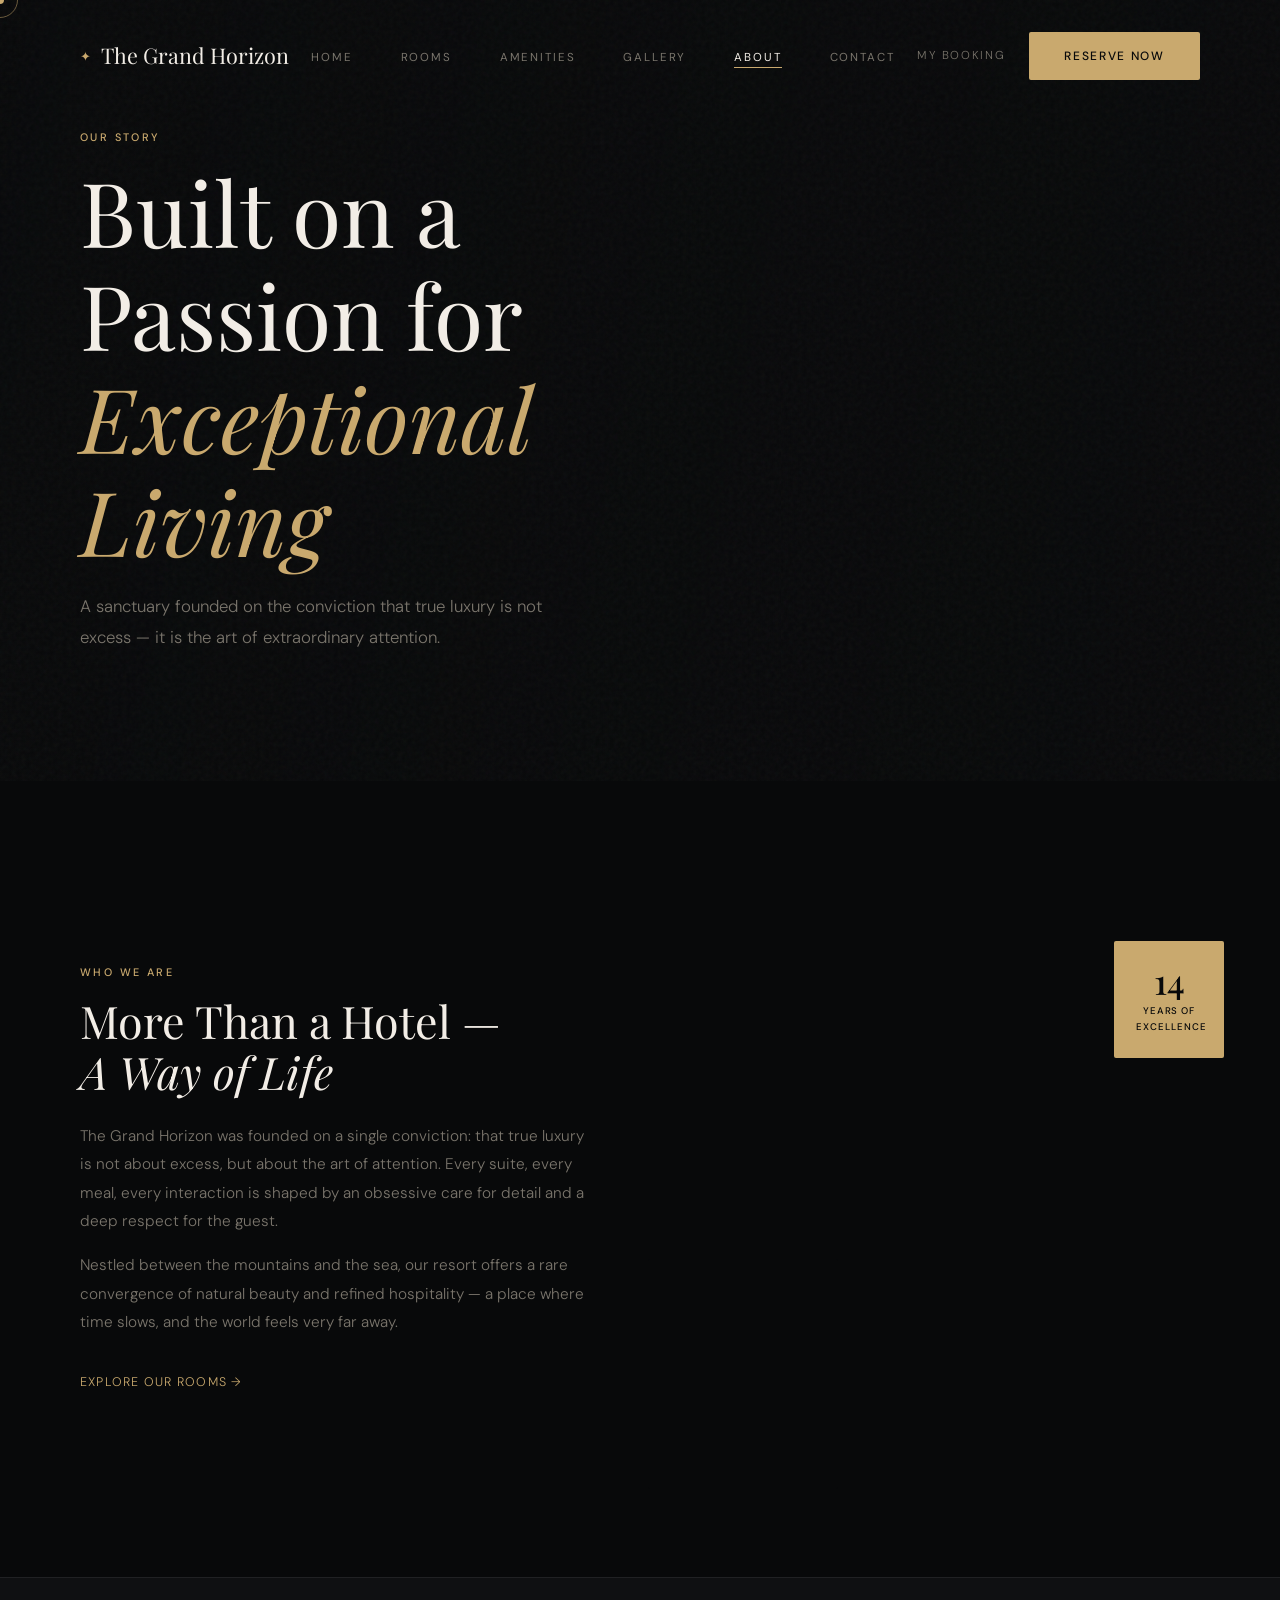
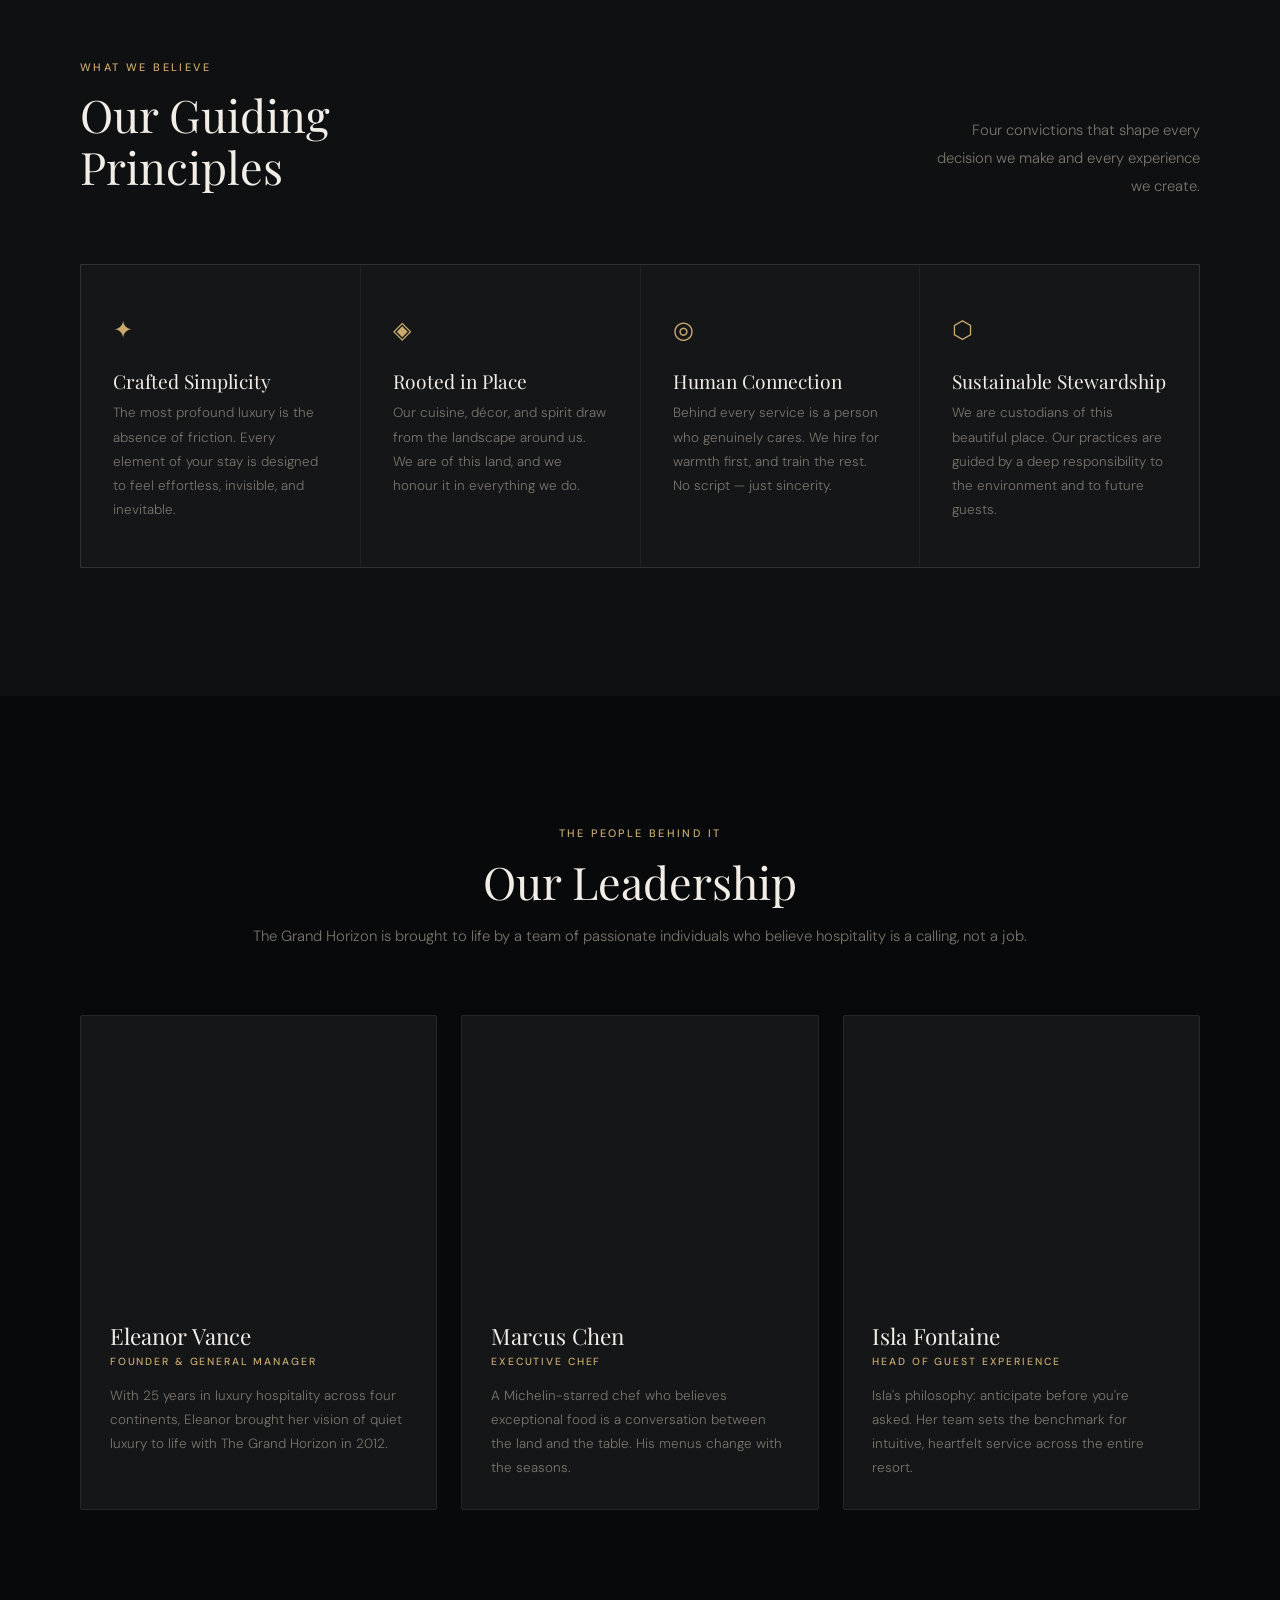
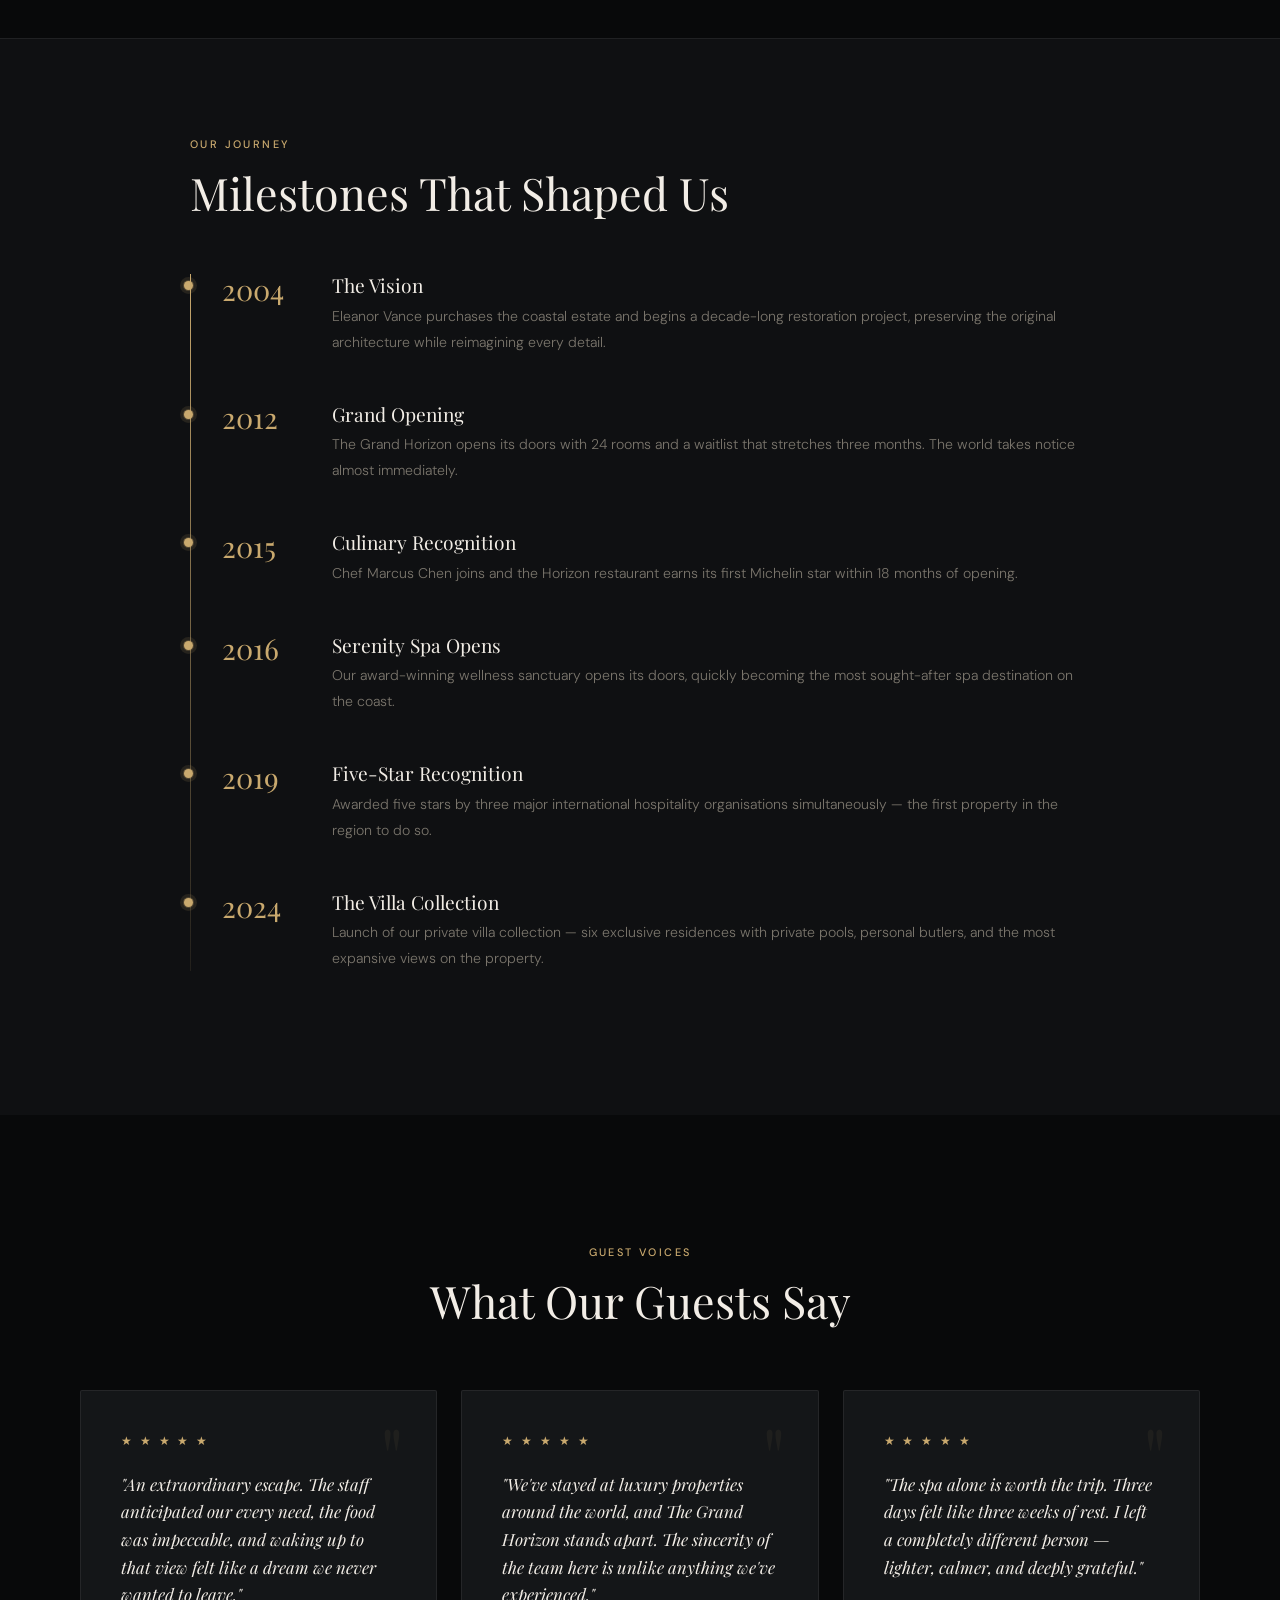
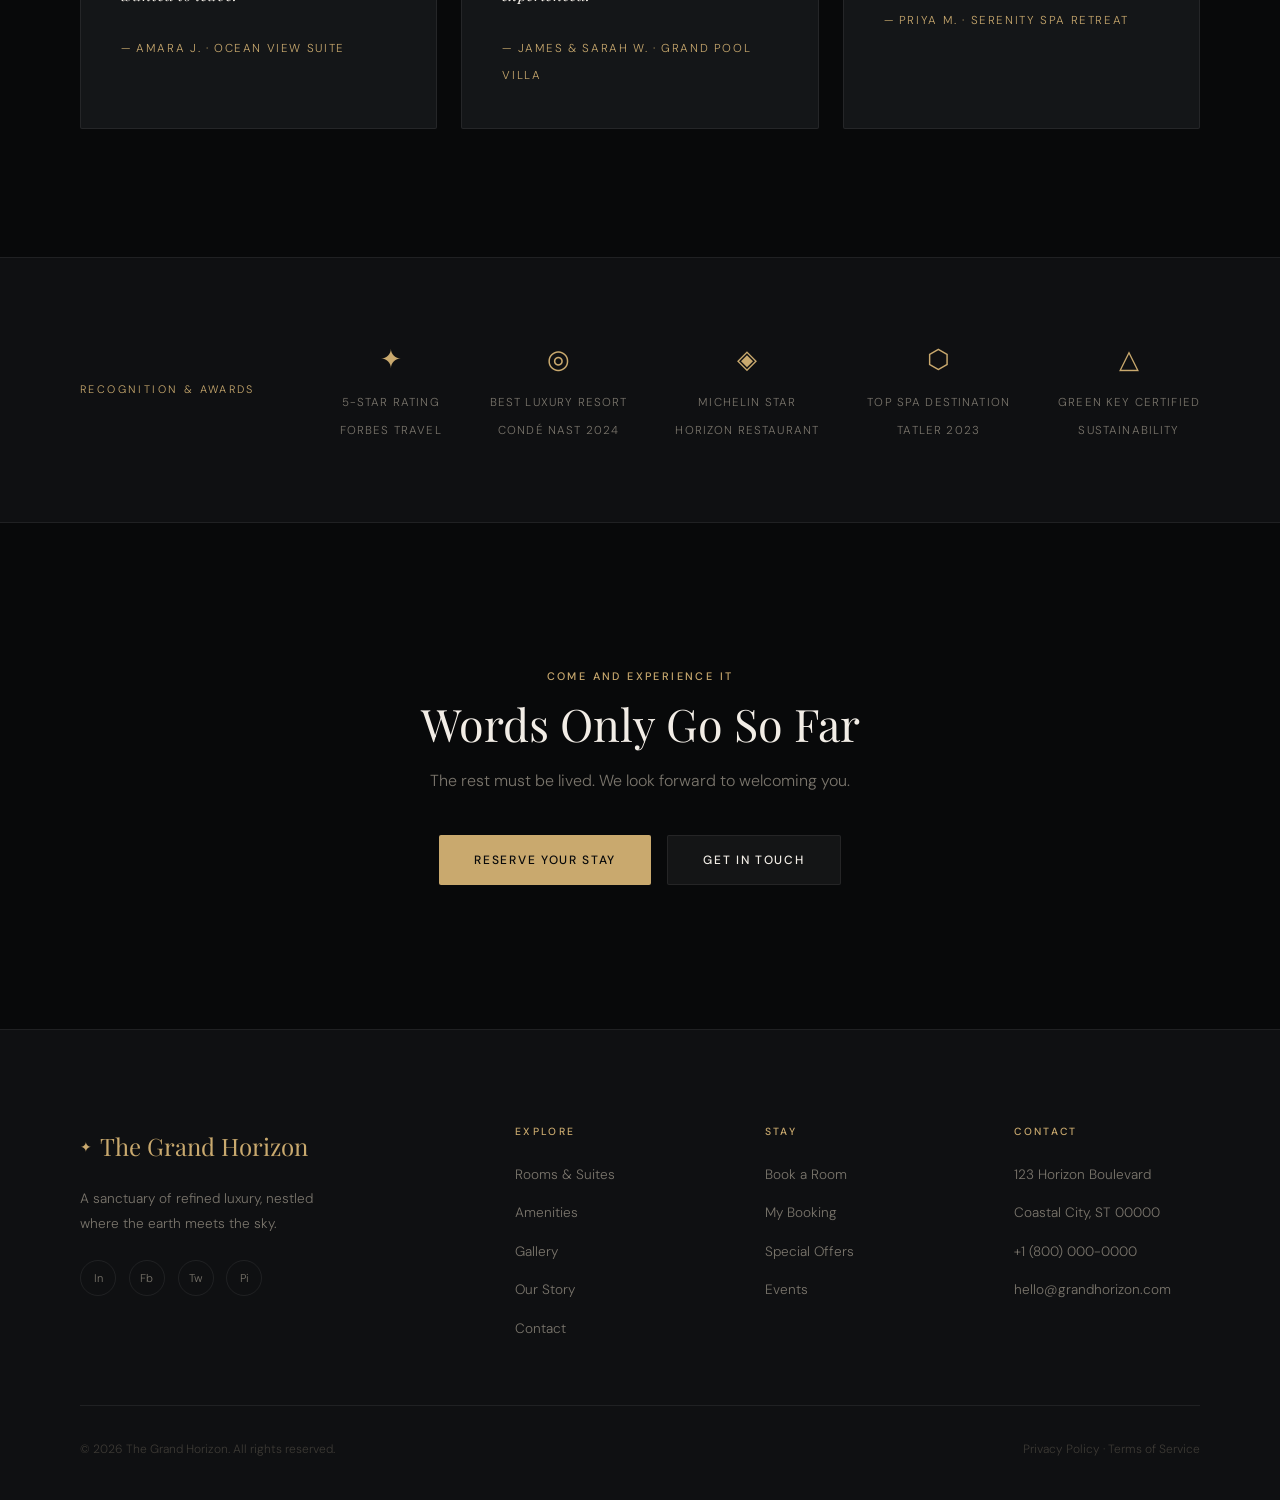
<file: testwebsite/src/main/resources/templates/about.html>
<!DOCTYPE html>
<html lang="en" xmlns:th="http://www.thymeleaf.org">
<head>
    <meta charset="UTF-8"/>
    <meta name="viewport" content="width=device-width, initial-scale=1.0"/>
    <title th:text="${hotelName} + ' — Our Story'">The Grand Horizon — Our Story</title>
    <link rel="preconnect" href="https://fonts.googleapis.com"/>
    <link rel="preconnect" href="https://fonts.gstatic.com" crossorigin=""/>
    <link href="https://fonts.googleapis.com/css2?family=Playfair+Display:ital,wght@0,400;0,500;1,400;1,500&family=DM+Sans:wght@300;400;500&display=swap" rel="stylesheet"/>
    <style>
        :root{
            --gold:#c9a96e;--gold-light:#e8d5b0;--gold-dim:rgba(201,169,110,0.12);
            --gold-border:rgba(201,169,110,0.25);--bg:#08090a;--surface:#0f1012;
            --card:#141618;--border:rgba(255,255,255,0.07);--text:#f2ede6;
            --muted:#7a756c;--dim:#3d3a35;
            --display:'Playfair Display',Georgia,serif;--body:'DM Sans',sans-serif;
            --ease:cubic-bezier(0.25,0.46,0.45,0.94);
        }
        *,*::before,*::after{box-sizing:border-box;margin:0;padding:0;}
        html{scroll-behavior:smooth;}
        body{background:var(--bg);color:var(--text);font-family:var(--body);font-weight:300;line-height:1.7;-webkit-font-smoothing:antialiased;cursor:none;}
        a{color:inherit;text-decoration:none;transition:color 0.3s;}
        ul{list-style:none;}
        h1,h2,h3,h4{font-family:var(--display);font-weight:400;line-height:1.15;}
        h1{font-size:clamp(3rem,7vw,6.5rem);}
        h2{font-size:clamp(1.8rem,3.5vw,3.2rem);}
        h3{font-size:clamp(1.1rem,2vw,1.6rem);}
        p{color:var(--muted);font-size:0.93rem;line-height:1.85;}

        /* Cursor */
        #cursorDot,#cursorRing{position:fixed;top:0;left:0;pointer-events:none;z-index:9999;}
        .cursor__dot{width:8px;height:8px;background:var(--gold);border-radius:50%;transform:translate(-50%,-50%);}
        .cursor__ring{width:36px;height:36px;border:1px solid rgba(201,169,110,0.5);border-radius:50%;transform:translate(-50%,-50%);transition:width 0.3s,height 0.3s;}

        /* Buttons */
        .btn{display:inline-flex;align-items:center;gap:0.5rem;padding:0.85rem 2.2rem;font-family:var(--body);font-size:0.75rem;font-weight:500;letter-spacing:0.14em;text-transform:uppercase;border-radius:2px;transition:all 0.3s var(--ease);cursor:pointer;border:none;white-space:nowrap;}
        .btn--primary{background:var(--gold);color:#08090a;}
        .btn--primary:hover{background:var(--gold-light);transform:translateY(-2px);box-shadow:0 12px 32px rgba(201,169,110,0.25);}
        .btn--outline{background:transparent;color:var(--gold);border:1px solid var(--gold-border);}
        .btn--outline:hover{border-color:var(--gold);background:var(--gold-dim);transform:translateY(-2px);}
        .btn--ghost{background:rgba(255,255,255,0.05);color:var(--text);border:1px solid var(--border);}
        .btn--ghost:hover{background:rgba(255,255,255,0.1);transform:translateY(-2px);}

        .eyebrow{display:block;font-family:var(--body);font-size:0.68rem;font-weight:500;letter-spacing:0.22em;text-transform:uppercase;color:var(--gold);margin-bottom:0.8rem;}
        .link-arrow{display:inline-flex;align-items:center;gap:0.5rem;font-size:0.78rem;letter-spacing:0.1em;text-transform:uppercase;color:var(--gold);margin-top:1.2rem;transition:gap 0.3s var(--ease),color 0.3s;}
        .link-arrow:hover{gap:0.9rem;color:var(--gold-light);}

        /* Navbar */
        .navbar{position:fixed;top:0;left:0;right:0;z-index:1000;display:flex;align-items:center;justify-content:space-between;padding:2rem 5rem;transition:all 0.4s var(--ease);}
        .navbar.scrolled{padding:1.1rem 5rem;background:rgba(8,9,10,0.92);backdrop-filter:blur(20px);border-bottom:1px solid var(--border);}
        .navbar__logo{font-family:var(--display);font-size:1.35rem;display:flex;align-items:center;gap:0.6rem;}
        .navbar__logo-mark{color:var(--gold);font-size:0.8rem;}
        .navbar__logo:hover{color:var(--gold-light);}
        .navbar__links{display:flex;align-items:center;gap:3rem;}
        .navbar__links a{font-size:0.72rem;font-weight:400;letter-spacing:0.16em;text-transform:uppercase;color:var(--muted);position:relative;padding-bottom:3px;}
        .navbar__links a::after{content:'';position:absolute;bottom:0;left:0;width:0;height:1px;background:var(--gold);transition:width 0.3s var(--ease);}
        .navbar__links a:hover,.navbar__links a.active{color:var(--text);}
        .navbar__links a:hover::after,.navbar__links a.active::after{width:100%;}
        .navbar__cta{display:flex;align-items:center;gap:1.5rem;}
        .navbar__cta-link{font-size:0.72rem;letter-spacing:0.14em;text-transform:uppercase;color:var(--muted);transition:color 0.3s;}
        .navbar__cta-link:hover{color:var(--gold);}
        .navbar__toggle{display:none;flex-direction:column;gap:6px;background:none;border:none;cursor:pointer;padding:4px;}
        .navbar__toggle span{display:block;width:26px;height:1px;background:var(--text);transition:all 0.3s;}

        /* Hero */
        .hero{position:relative;min-height:80vh;display:flex;align-items:center;padding:8rem 5rem;overflow:hidden;}
        .hero__bg{position:absolute;inset:0;background:url('https://images.unsplash.com/photo-1551882547-ff40c63fe5fa?w=2000&q=85') center/cover;transform:scale(1.05);animation:heroZoom 14s var(--ease) forwards;}
        @keyframes heroZoom{to{transform:scale(1);}}
        .hero__overlay{position:absolute;inset:0;background:linear-gradient(100deg,rgba(8,9,10,0.92) 0%,rgba(8,9,10,0.5) 55%,rgba(8,9,10,0.3) 100%);}
        .hero__grain{position:absolute;inset:0;opacity:0.04;pointer-events:none;background-image:url("data:image/svg+xml,%3Csvg viewBox='0 0 200 200' xmlns='http://www.w3.org/2000/svg'%3E%3Cfilter id='n'%3E%3CfeTurbulence type='fractalNoise' baseFrequency='0.85' numOctaves='4' stitchTiles='stitch'/%3E%3C/filter%3E%3Crect width='100%25' height='100%25' filter='url(%23n)'/%3E%3C/svg%3E");}
        .hero__content{position:relative;max-width:680px;animation:fadeUp 1s var(--ease) 0.2s both;}
        @keyframes fadeUp{from{opacity:0;transform:translateY(28px);}to{opacity:1;transform:translateY(0);}}
        .hero__content h1{margin:0.5rem 0 1.2rem;}
        .hero__content h1 em{font-style:italic;color:var(--gold);}
        .hero__content p{font-size:1.05rem;max-width:500px;}

        /* Intro split */
        .intro{padding:8rem 5rem;max-width:1300px;margin:0 auto;display:grid;grid-template-columns:1fr 1fr;gap:6rem;align-items:center;}
        .intro__text h2{margin:0.5rem 0 1.5rem;}
        .intro__text p{margin-bottom:1rem;font-size:0.96rem;}
        .intro__visual{position:relative;}
        .intro__img-main{width:100%;height:540px;border-radius:2px;background:url('https://images.unsplash.com/photo-1582719478250-c89cae4dc85b?w=900&q=80') center/cover;}
        .intro__img-accent{position:absolute;bottom:-2.5rem;left:-2.5rem;width:190px;height:230px;background:url('https://images.unsplash.com/photo-1540555700478-4be289fbecef?w=400&q=80') center/cover;border-radius:2px;border:4px solid var(--bg);}
        .intro__badge{position:absolute;top:2rem;right:-1.5rem;background:var(--gold);color:#08090a;padding:1.4rem;border-radius:2px;text-align:center;width:110px;}
        .intro__badge-num{font-family:var(--display);font-size:2.2rem;font-weight:500;line-height:1;display:block;}
        .intro__badge-text{font-size:0.6rem;letter-spacing:0.1em;text-transform:uppercase;font-weight:500;margin-top:0.3rem;display:block;}

        /* Values */
        .values{padding:5rem 5rem 8rem;background:var(--surface);border-top:1px solid var(--border);}
        .values__header{max-width:1300px;margin:0 auto 4rem;display:flex;align-items:flex-end;justify-content:space-between;}
        .values__header h2{max-width:420px;margin:0.5rem 0;}
        .values__header p{max-width:280px;text-align:right;}
        .values__grid{max-width:1300px;margin:0 auto;display:grid;grid-template-columns:repeat(4,1fr);gap:1px;background:var(--border);border:1px solid var(--border);}
        .value-card{background:var(--card);padding:2.8rem 2rem;transition:background 0.3s;cursor:default;}
        .value-card:hover{background:var(--bg);}
        .value-card__icon{font-size:1.5rem;color:var(--gold);display:block;margin-bottom:1.2rem;}
        .value-card h3{font-size:1.2rem;margin-bottom:0.6rem;}
        .value-card p{font-size:0.84rem;line-height:1.8;}

        /* Team */
        .team{padding:8rem 5rem;max-width:1300px;margin:0 auto;}
        .team__header{text-align:center;margin-bottom:4rem;}
        .team__header h2{margin:0.5rem 0 1rem;}
        .team__grid{display:grid;grid-template-columns:repeat(3,1fr);gap:1.5rem;}
        .team-card{background:var(--card);border:1px solid var(--border);border-radius:2px;overflow:hidden;transition:transform 0.4s var(--ease),box-shadow 0.4s;}
        .team-card:hover{transform:translateY(-5px);box-shadow:0 20px 50px rgba(0,0,0,0.4);}
        .team-card__img{height:280px;background-size:cover;background-position:center top;transition:transform 0.5s var(--ease);}
        .team-card:hover .team-card__img{transform:scale(1.03);}
        .team-card__body{padding:1.8rem;}
        .team-card__body h3{font-size:1.4rem;margin-bottom:0.2rem;}
        .team-card__role{font-size:0.65rem;letter-spacing:0.18em;text-transform:uppercase;color:var(--gold);display:block;margin-bottom:0.8rem;font-weight:500;}
        .team-card__body p{font-size:0.84rem;line-height:1.8;}

        /* Timeline */
        .timeline-section{padding:6rem 5rem;background:var(--surface);border-top:1px solid var(--border);}
        .timeline-section__inner{max-width:900px;margin:0 auto;}
        .timeline-section__inner h2{margin:0.5rem 0 3.5rem;}
        .timeline{position:relative;padding-left:2rem;}
        .timeline::before{content:'';position:absolute;left:0;top:0;bottom:0;width:1px;background:linear-gradient(to bottom,var(--gold),rgba(201,169,110,0.1));}
        .timeline__item{display:flex;gap:2.5rem;margin-bottom:3rem;position:relative;}
        .timeline__item::before{content:'';position:absolute;left:-2.35rem;top:0.45rem;width:9px;height:9px;border-radius:50%;background:var(--gold);box-shadow:0 0 0 4px var(--gold-dim),0 0 0 1px var(--gold-border);}
        .timeline__year{font-family:var(--display);font-size:1.8rem;font-weight:300;color:var(--gold);line-height:1;min-width:70px;padding-top:0.05rem;}
        .timeline__content h4{font-family:var(--display);font-size:1.2rem;font-weight:400;margin-bottom:0.4rem;}
        .timeline__content p{font-size:0.88rem;line-height:1.85;}

        /* Testimonials */
        .testimonials{padding:8rem 5rem;max-width:1300px;margin:0 auto;}
        .testimonials__header{text-align:center;margin-bottom:4rem;}
        .testimonials__header h2{margin:0.5rem 0;}
        .testimonials__grid{display:grid;grid-template-columns:repeat(3,1fr);gap:1.5rem;}
        .testi-card{background:var(--card);border:1px solid var(--border);border-radius:2px;padding:2.5rem;position:relative;transition:border-color 0.3s;}
        .testi-card:hover{border-color:var(--gold-border);}
        .testi-card__stars{color:var(--gold);font-size:0.75rem;letter-spacing:0.2em;margin-bottom:1.2rem;}
        .testi-card blockquote{font-family:var(--display);font-size:1.05rem;font-style:italic;color:var(--text);line-height:1.65;margin-bottom:1.5rem;}
        .testi-card cite{font-size:0.72rem;letter-spacing:0.14em;text-transform:uppercase;color:var(--gold);font-style:normal;}
        .testi-card__mark{position:absolute;top:1.5rem;right:2rem;font-family:var(--display);font-size:5rem;color:var(--gold);opacity:0.06;line-height:1;pointer-events:none;}

        /* Awards */
        .awards{padding:5rem 5rem;background:var(--surface);border-top:1px solid var(--border);border-bottom:1px solid var(--border);}
        .awards__inner{max-width:1300px;margin:0 auto;display:flex;align-items:center;justify-content:space-between;gap:2rem;flex-wrap:wrap;}
        .awards__label{font-size:0.68rem;letter-spacing:0.22em;text-transform:uppercase;color:var(--gold);flex-shrink:0;}
        .awards__list{display:flex;gap:3rem;flex-wrap:wrap;align-items:center;}
        .award{text-align:center;}
        .award__icon{font-size:1.6rem;color:var(--gold);display:block;margin-bottom:0.4rem;}
        .award__name{font-size:0.72rem;letter-spacing:0.1em;text-transform:uppercase;color:var(--muted);}

        /* CTA */
        .cta{padding:9rem 5rem;text-align:center;background:linear-gradient(rgba(8,9,10,0.75),rgba(8,9,10,0.75)),url('https://images.unsplash.com/photo-1542314831-068cd1dbfeeb?w=1800&q=80') center/cover fixed;}
        .cta h2{margin:0.5rem 0 1rem;}
        .cta p{margin-bottom:2.5rem;font-size:1rem;max-width:440px;margin-left:auto;margin-right:auto;}
        .cta__actions{display:flex;gap:1rem;justify-content:center;flex-wrap:wrap;}

        /* Footer */
        .footer{background:var(--surface);border-top:1px solid var(--border);padding:6rem 5rem 2.5rem;}
        .footer__inner{max-width:1300px;margin:0 auto;display:grid;grid-template-columns:2fr 1fr 1fr 1fr;gap:4rem;margin-bottom:4rem;}
        .footer__brand-logo{font-family:var(--display);font-size:1.5rem;color:var(--gold);display:flex;align-items:center;gap:0.5rem;margin-bottom:1.2rem;}
        .footer__brand p{font-size:0.85rem;color:var(--muted);max-width:240px;line-height:1.85;margin-bottom:1.5rem;}
        .footer__social{display:flex;gap:0.8rem;}
        .footer__social a{width:36px;height:36px;border:1px solid var(--border);border-radius:50%;display:flex;align-items:center;justify-content:center;font-size:0.7rem;color:var(--muted);transition:all 0.3s;}
        .footer__social a:hover{border-color:var(--gold);color:var(--gold);}
        .footer__col h4{font-family:var(--body);font-size:0.65rem;font-weight:500;letter-spacing:0.22em;text-transform:uppercase;color:var(--gold);margin-bottom:1.4rem;}
        .footer__col ul{display:flex;flex-direction:column;gap:0.7rem;}
        .footer__col a{font-size:0.85rem;color:var(--muted);transition:color 0.3s;}
        .footer__col a:hover{color:var(--gold-light);}
        .footer__bottom{max-width:1300px;margin:0 auto;border-top:1px solid var(--border);padding-top:2rem;display:flex;align-items:center;justify-content:space-between;}
        .footer__bottom p{font-size:0.75rem;color:var(--dim);}

        .reveal{opacity:0;transform:translateY(30px);transition:opacity 0.8s var(--ease),transform 0.8s var(--ease);}
        .reveal.visible{opacity:1;transform:translateY(0);}
        ::-webkit-scrollbar{width:5px;}::-webkit-scrollbar-track{background:var(--bg);}::-webkit-scrollbar-thumb{background:var(--dim);border-radius:3px;}::-webkit-scrollbar-thumb:hover{background:var(--gold);}

        @media(max-width:1100px){
            .intro{grid-template-columns:1fr;gap:3rem;}
            .intro__img-main{height:380px;}
            .intro__badge{right:1rem;}
            .values__grid{grid-template-columns:1fr 1fr;}
            .team__grid{grid-template-columns:1fr 1fr;}
            .testimonials__grid{grid-template-columns:1fr 1fr;}
            .footer__inner{grid-template-columns:1fr 1fr;}
        }
        @media(max-width:768px){
            .navbar,.navbar.scrolled{padding-left:1.5rem;padding-right:1.5rem;}
            .navbar__links,.navbar__cta{display:none;}
            .navbar__toggle{display:flex;}
            .hero,.intro,.values,.team,.timeline-section,.testimonials,.awards,.cta,.footer{padding-left:1.5rem;padding-right:1.5rem;}
            .values__header{flex-direction:column;align-items:flex-start;gap:1rem;}
            .values__header p{text-align:left;}
            .values__grid,.team__grid,.testimonials__grid{grid-template-columns:1fr;}
            .awards__inner{flex-direction:column;align-items:flex-start;}
            .awards__list{gap:2rem;}
            .footer__inner{grid-template-columns:1fr;}
            .footer__bottom{flex-direction:column;gap:0.8rem;text-align:center;}
            .cta{background-attachment:scroll;}
        }
    </style>
</head>
<body>

<div id="cursorDot"><div class="cursor__dot"></div></div>
<div id="cursorRing"><div class="cursor__ring"></div></div>

<!-- NAVBAR -->
<nav class="navbar" id="navbar">
    <a th:href="@{/}" class="navbar__logo"><span class="navbar__logo-mark">✦</span><span th:text="${hotelName}">The Grand Horizon</span></a>
    <ul class="navbar__links">
        <li><a th:href="@{/}">Home</a></li>
        <li><a th:href="@{/rooms}">Rooms</a></li>
        <li><a th:href="@{/amenities}">Amenities</a></li>
        <li><a th:href="@{/gallery}">Gallery</a></li>
        <li><a th:href="@{/about}" class="active">About</a></li>
        <li><a th:href="@{/contact}">Contact</a></li>
    </ul>
    <div class="navbar__cta">
        <a th:href="@{/booking/lookup}" class="navbar__cta-link">My Booking</a>
        <a th:href="@{/booking}" class="btn btn--primary">Reserve Now</a>
    </div>
    <button class="navbar__toggle" id="navToggle"><span></span><span></span><span></span></button>
</nav>

<!-- HERO -->
<section class="hero">
    <div class="hero__bg"></div><div class="hero__overlay"></div><div class="hero__grain"></div>
    <div class="hero__content">
        <span class="eyebrow">Our Story</span>
        <h1>Built on a Passion for <em>Exceptional Living</em></h1>
        <p>A sanctuary founded on the conviction that true luxury is not excess — it is the art of extraordinary attention.</p>
    </div>
</section>

<!-- INTRO -->
<section class="intro">
    <div class="intro__text reveal">
        <span class="eyebrow">Who We Are</span>
        <h2>More Than a Hotel —<br/><em>A Way of Life</em></h2>
        <p>The Grand Horizon was founded on a single conviction: that true luxury is not about excess, but about the art of attention. Every suite, every meal, every interaction is shaped by an obsessive care for detail and a deep respect for the guest.</p>
        <p>Nestled between the mountains and the sea, our resort offers a rare convergence of natural beauty and refined hospitality — a place where time slows, and the world feels very far away.</p>
        <a th:href="@{/rooms}" class="link-arrow">Explore Our Rooms →</a>
    </div>
    <div class="intro__visual reveal">
        <div class="intro__img-main"></div>
        <div class="intro__img-accent"></div>
        <div class="intro__badge">
            <span class="intro__badge-num">14</span>
            <span class="intro__badge-text">Years of Excellence</span>
        </div>
    </div>
</section>

<!-- VALUES -->
<section class="values">
    <div class="values__header reveal">
        <div><span class="eyebrow">What We Believe</span><h2>Our Guiding Principles</h2></div>
        <p>Four convictions that shape every decision we make and every experience we create.</p>
    </div>
    <div class="values__grid">
        <div class="value-card reveal">
            <span class="value-card__icon">✦</span>
            <h3>Crafted Simplicity</h3>
            <p>The most profound luxury is the absence of friction. Every element of your stay is designed to feel effortless, invisible, and inevitable.</p>
        </div>
        <div class="value-card reveal">
            <span class="value-card__icon">◈</span>
            <h3>Rooted in Place</h3>
            <p>Our cuisine, décor, and spirit draw from the landscape around us. We are of this land, and we honour it in everything we do.</p>
        </div>
        <div class="value-card reveal">
            <span class="value-card__icon">◎</span>
            <h3>Human Connection</h3>
            <p>Behind every service is a person who genuinely cares. We hire for warmth first, and train the rest. No script — just sincerity.</p>
        </div>
        <div class="value-card reveal">
            <span class="value-card__icon">⬡</span>
            <h3>Sustainable Stewardship</h3>
            <p>We are custodians of this beautiful place. Our practices are guided by a deep responsibility to the environment and to future guests.</p>
        </div>
    </div>
</section>

<!-- TEAM -->
<section class="team">
    <div class="team__header reveal">
        <span class="eyebrow">The People Behind It</span>
        <h2>Our Leadership</h2>
        <p>The Grand Horizon is brought to life by a team of passionate individuals who believe hospitality is a calling, not a job.</p>
    </div>
    <div class="team__grid">
        <div class="team-card reveal">
            <div class="team-card__img" style="background-image:url('https://images.unsplash.com/photo-1573496359142-b8d87734a5a2?w=600&q=80')"></div>
            <div class="team-card__body">
                <h3>Eleanor Vance</h3>
                <span class="team-card__role">Founder &amp; General Manager</span>
                <p>With 25 years in luxury hospitality across four continents, Eleanor brought her vision of quiet luxury to life with The Grand Horizon in 2012.</p>
            </div>
        </div>
        <div class="team-card reveal">
            <div class="team-card__img" style="background-image:url('https://images.unsplash.com/photo-1507003211169-0a1dd7228f2d?w=600&q=80')"></div>
            <div class="team-card__body">
                <h3>Marcus Chen</h3>
                <span class="team-card__role">Executive Chef</span>
                <p>A Michelin-starred chef who believes exceptional food is a conversation between the land and the table. His menus change with the seasons.</p>
            </div>
        </div>
        <div class="team-card reveal">
            <div class="team-card__img" style="background-image:url('https://images.unsplash.com/photo-1580489944761-15a19d654956?w=600&q=80')"></div>
            <div class="team-card__body">
                <h3>Isla Fontaine</h3>
                <span class="team-card__role">Head of Guest Experience</span>
                <p>Isla's philosophy: anticipate before you're asked. Her team sets the benchmark for intuitive, heartfelt service across the entire resort.</p>
            </div>
        </div>
    </div>
</section>

<!-- TIMELINE -->
<section class="timeline-section">
    <div class="timeline-section__inner">
        <div class="reveal">
            <span class="eyebrow">Our Journey</span>
            <h2>Milestones That Shaped Us</h2>
        </div>
        <div class="timeline">
            <div class="timeline__item reveal">
                <span class="timeline__year">2004</span>
                <div class="timeline__content"><h4>The Vision</h4><p>Eleanor Vance purchases the coastal estate and begins a decade-long restoration project, preserving the original architecture while reimagining every detail.</p></div>
            </div>
            <div class="timeline__item reveal">
                <span class="timeline__year">2012</span>
                <div class="timeline__content"><h4>Grand Opening</h4><p>The Grand Horizon opens its doors with 24 rooms and a waitlist that stretches three months. The world takes notice almost immediately.</p></div>
            </div>
            <div class="timeline__item reveal">
                <span class="timeline__year">2015</span>
                <div class="timeline__content"><h4>Culinary Recognition</h4><p>Chef Marcus Chen joins and the Horizon restaurant earns its first Michelin star within 18 months of opening.</p></div>
            </div>
            <div class="timeline__item reveal">
                <span class="timeline__year">2016</span>
                <div class="timeline__content"><h4>Serenity Spa Opens</h4><p>Our award-winning wellness sanctuary opens its doors, quickly becoming the most sought-after spa destination on the coast.</p></div>
            </div>
            <div class="timeline__item reveal">
                <span class="timeline__year">2019</span>
                <div class="timeline__content"><h4>Five-Star Recognition</h4><p>Awarded five stars by three major international hospitality organisations simultaneously — the first property in the region to do so.</p></div>
            </div>
            <div class="timeline__item reveal">
                <span class="timeline__year">2024</span>
                <div class="timeline__content"><h4>The Villa Collection</h4><p>Launch of our private villa collection — six exclusive residences with private pools, personal butlers, and the most expansive views on the property.</p></div>
            </div>
        </div>
    </div>
</section>

<!-- TESTIMONIALS -->
<section class="testimonials">
    <div class="testimonials__header reveal">
        <span class="eyebrow">Guest Voices</span>
        <h2>What Our Guests Say</h2>
    </div>
    <div class="testimonials__grid">
        <div class="testi-card reveal">
            <div class="testi-card__stars">★ ★ ★ ★ ★</div>
            <blockquote>"An extraordinary escape. The staff anticipated our every need, the food was impeccable, and waking up to that view felt like a dream we never wanted to leave."</blockquote>
            <cite>— Amara J. · Ocean View Suite</cite>
            <span class="testi-card__mark">"</span>
        </div>
        <div class="testi-card reveal">
            <div class="testi-card__stars">★ ★ ★ ★ ★</div>
            <blockquote>"We've stayed at luxury properties around the world, and The Grand Horizon stands apart. The sincerity of the team here is unlike anything we've experienced."</blockquote>
            <cite>— James &amp; Sarah W. · Grand Pool Villa</cite>
            <span class="testi-card__mark">"</span>
        </div>
        <div class="testi-card reveal">
            <div class="testi-card__stars">★ ★ ★ ★ ★</div>
            <blockquote>"The spa alone is worth the trip. Three days felt like three weeks of rest. I left a completely different person — lighter, calmer, and deeply grateful."</blockquote>
            <cite>— Priya M. · Serenity Spa Retreat</cite>
            <span class="testi-card__mark">"</span>
        </div>
    </div>
</section>

<!-- AWARDS -->
<section class="awards">
    <div class="awards__inner">
        <span class="awards__label">Recognition &amp; Awards</span>
        <div class="awards__list">
            <div class="award"><span class="award__icon">✦</span><span class="award__name">5-Star Rating<br/>Forbes Travel</span></div>
            <div class="award"><span class="award__icon">◎</span><span class="award__name">Best Luxury Resort<br/>Condé Nast 2024</span></div>
            <div class="award"><span class="award__icon">◈</span><span class="award__name">Michelin Star<br/>Horizon Restaurant</span></div>
            <div class="award"><span class="award__icon">⬡</span><span class="award__name">Top Spa Destination<br/>Tatler 2023</span></div>
            <div class="award"><span class="award__icon">△</span><span class="award__name">Green Key Certified<br/>Sustainability</span></div>
        </div>
    </div>
</section>

<!-- CTA -->
<section class="cta">
    <span class="eyebrow">Come and Experience It</span>
    <h2>Words Only Go So Far</h2>
    <p>The rest must be lived. We look forward to welcoming you.</p>
    <div class="cta__actions">
        <a th:href="@{/booking}" class="btn btn--primary">Reserve Your Stay</a>
        <a th:href="@{/contact}" class="btn btn--ghost">Get in Touch</a>
    </div>
</section>

<!-- FOOTER -->
<footer class="footer">
    <div class="footer__inner">
        <div class="footer__brand">
            <div class="footer__brand-logo"><span style="font-size:0.9rem;">✦</span><span th:text="${hotelName}">The Grand Horizon</span></div>
            <p>A sanctuary of refined luxury, nestled where the earth meets the sky.</p>
            <div class="footer__social"><a href="#">In</a><a href="#">Fb</a><a href="#">Tw</a><a href="#">Pi</a></div>
        </div>
        <div class="footer__col"><h4>Explore</h4><ul><li><a th:href="@{/rooms}">Rooms &amp; Suites</a></li><li><a th:href="@{/amenities}">Amenities</a></li><li><a th:href="@{/gallery}">Gallery</a></li><li><a th:href="@{/about}">Our Story</a></li><li><a th:href="@{/contact}">Contact</a></li></ul></div>
        <div class="footer__col"><h4>Stay</h4><ul><li><a th:href="@{/booking}">Book a Room</a></li><li><a th:href="@{/booking/lookup}">My Booking</a></li><li><a href="#">Special Offers</a></li><li><a href="#">Events</a></li></ul></div>
        <div class="footer__col"><h4>Contact</h4><ul><li><a href="#">123 Horizon Boulevard</a></li><li><a href="#">Coastal City, ST 00000</a></li><li><a href="tel:+18000000000">+1 (800) 000-0000</a></li><li><a href="mailto:hello@grandhorizon.com">hello@grandhorizon.com</a></li></ul></div>
    </div>
    <div class="footer__bottom">
        <p>&copy; 2026 <span th:text="${hotelName}">The Grand Horizon</span>. All rights reserved.</p>
        <p>Privacy Policy · Terms of Service</p>
    </div>
</footer>

<script>
    const dot=document.getElementById('cursorDot'),ring=document.getElementById('cursorRing');
    let mx=0,my=0,rx=0,ry=0;
    document.addEventListener('mousemove',e=>{mx=e.clientX;my=e.clientY;dot.style.left=mx+'px';dot.style.top=my+'px';});
    (function anim(){rx+=(mx-rx)*0.12;ry+=(my-ry)*0.12;ring.style.left=rx+'px';ring.style.top=ry+'px';requestAnimationFrame(anim);})();
    const navbar=document.getElementById('navbar');
    window.addEventListener('scroll',()=>navbar.classList.toggle('scrolled',scrollY>60),{passive:true});
    document.getElementById('navToggle')?.addEventListener('click',()=>navbar.classList.toggle('open'));
    const reveals=document.querySelectorAll('.reveal');
    if('IntersectionObserver' in window){
        const obs=new IntersectionObserver(entries=>{entries.forEach((e,i)=>{if(e.isIntersecting){e.target.style.transitionDelay=(i%4)*0.08+'s';e.target.classList.add('visible');obs.unobserve(e.target);}});},{threshold:0.1});
        reveals.forEach(el=>obs.observe(el));
    } else {reveals.forEach(el=>el.classList.add('visible'));}
</script>
</body>
</html>
</file>
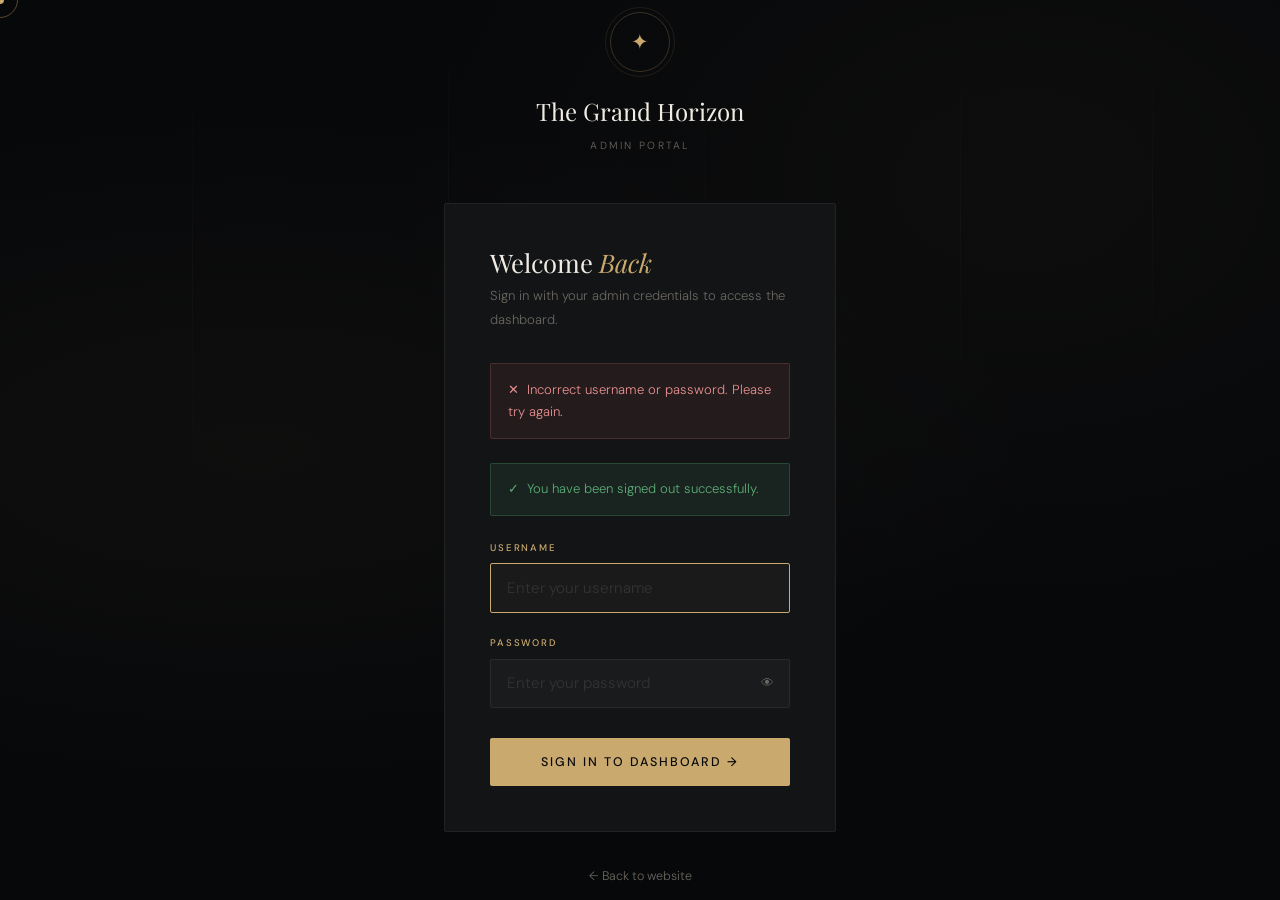
<file: testwebsite/src/main/resources/templates/admin-login.html>
<!DOCTYPE html>
<html lang="en" xmlns:th="http://www.thymeleaf.org">
<head>
    <meta charset="UTF-8"/>
    <meta name="viewport" content="width=device-width, initial-scale=1.0"/>
    <title>Admin Login — The Grand Horizon</title>
    <link rel="preconnect" href="https://fonts.googleapis.com"/>
    <link rel="preconnect" href="https://fonts.gstatic.com" crossorigin=""/>
    <link href="https://fonts.googleapis.com/css2?family=Playfair+Display:ital,wght@0,400;0,500;1,400&family=DM+Sans:wght@300;400;500&display=swap" rel="stylesheet"/>
    <style>
        :root{
            --gold:#c9a96e;--gold-light:#e8d5b0;--gold-dim:rgba(201,169,110,0.12);
            --gold-border:rgba(201,169,110,0.25);--bg:#07080a;--surface:#0d0f11;
            --card:#121416;--border:rgba(255,255,255,0.06);--text:#f0ebe3;
            --muted:#6b6760;--dim:#333;
            --display:'Playfair Display',Georgia,serif;--body:'DM Sans',sans-serif;
            --ease:cubic-bezier(0.25,0.46,0.45,0.94);
        }
        *,*::before,*::after{box-sizing:border-box;margin:0;padding:0;}
        html,body{height:100%;}
        body{
            background:var(--bg);color:var(--text);font-family:var(--body);font-weight:300;
            line-height:1.7;-webkit-font-smoothing:antialiased;cursor:none;
            display:flex;align-items:center;justify-content:center;min-height:100vh;
            background-image:
                radial-gradient(ellipse at 20% 50%,rgba(201,169,110,0.04) 0%,transparent 55%),
                radial-gradient(ellipse at 80% 20%,rgba(201,169,110,0.03) 0%,transparent 45%);
        }
        a{color:inherit;text-decoration:none;}
        h1,h2,h3{font-family:var(--display);font-weight:400;line-height:1.15;}
        p{color:var(--muted);font-size:0.88rem;line-height:1.8;}

        /* Cursor */
        #cursorDot,#cursorRing{position:fixed;top:0;left:0;pointer-events:none;z-index:9999;}
        .cursor__dot{width:8px;height:8px;background:var(--gold);border-radius:50%;transform:translate(-50%,-50%);}
        .cursor__ring{width:36px;height:36px;border:1px solid rgba(201,169,110,0.4);border-radius:50%;transform:translate(-50%,-50%);transition:width 0.3s,height 0.3s;}

        /* Animated background lines */
        .bg-lines{position:fixed;inset:0;pointer-events:none;overflow:hidden;opacity:0.04;}
        .bg-lines span{position:absolute;width:1px;background:linear-gradient(to bottom,transparent,var(--gold),transparent);animation:lineFloat linear infinite;}
        .bg-lines span:nth-child(1){left:15%;height:60%;animation-duration:8s;animation-delay:0s;}
        .bg-lines span:nth-child(2){left:35%;height:40%;animation-duration:11s;animation-delay:2s;}
        .bg-lines span:nth-child(3){left:55%;height:70%;animation-duration:9s;animation-delay:1s;}
        .bg-lines span:nth-child(4){left:75%;height:50%;animation-duration:13s;animation-delay:3s;}
        .bg-lines span:nth-child(5){left:90%;height:45%;animation-duration:10s;animation-delay:0.5s;}
        @keyframes lineFloat{0%{top:-100%;opacity:0;}20%{opacity:1;}80%{opacity:1;}100%{top:200%;opacity:0;}}

        /* Card */
        .login-card{
            width:100%;max-width:440px;padding:0 1.5rem;
            animation:fadeUp 0.8s var(--ease) both;
        }
        @keyframes fadeUp{from{opacity:0;transform:translateY(24px);}to{opacity:1;transform:translateY(0);}}

        /* Brand */
        .login-brand{text-align:center;margin-bottom:3rem;}
        .login-brand__mark{
            width:60px;height:60px;border:1px solid var(--gold-border);border-radius:50%;
            display:inline-flex;align-items:center;justify-content:center;
            font-size:1.3rem;color:var(--gold);margin-bottom:1.2rem;
            position:relative;
        }
        .login-brand__mark::before{
            content:'';position:absolute;inset:-6px;border:1px solid rgba(201,169,110,0.12);
            border-radius:50%;animation:ringPulse 3s ease infinite;
        }
        @keyframes ringPulse{0%{opacity:1;transform:scale(1);}100%{opacity:0;transform:scale(1.3);}}
        .login-brand__name{font-family:var(--display);font-size:1.5rem;color:var(--text);margin-bottom:0.3rem;}
        .login-brand__sub{font-size:0.65rem;letter-spacing:0.22em;text-transform:uppercase;color:var(--muted);}

        /* Form box */
        .login-box{background:var(--card);border:1px solid var(--border);border-radius:2px;padding:2.8rem;}

        .login-box h2{font-size:1.6rem;margin-bottom:0.4rem;}
        .login-box>p{font-size:0.82rem;margin-bottom:2rem;color:var(--muted);}

        /* Error / Logout messages */
        .login-alert{padding:0.9rem 1.1rem;border-radius:2px;font-size:0.82rem;margin-bottom:1.5rem;display:flex;align-items:center;gap:0.6rem;}
        .login-alert--error{background:rgba(192,96,96,0.1);border:1px solid rgba(192,96,96,0.25);color:#e89090;}
        .login-alert--success{background:rgba(92,173,120,0.1);border:1px solid rgba(92,173,120,0.25);color:#5cad78;}

        /* Fields */
        .form-field{display:flex;flex-direction:column;gap:0.45rem;margin-bottom:1.4rem;}
        .form-field label{font-size:0.6rem;letter-spacing:0.2em;text-transform:uppercase;color:var(--gold);font-weight:500;}
        .form-field input{
            background:rgba(255,255,255,0.03);
            border:1px solid var(--border);
            border-radius:2px;
            color:var(--text);
            font-family:var(--body);
            font-size:0.95rem;
            font-weight:300;
            padding:0.85rem 1rem;
            outline:none;
            transition:border-color 0.3s,background 0.3s;
            width:100%;
        }
        .form-field input::placeholder{color:var(--dim);}
        .form-field input:focus{border-color:var(--gold);background:rgba(201,169,110,0.04);}

        /* Show/hide password */
        .form-field__wrap{position:relative;}
        .form-field__wrap input{padding-right:3rem;}
        .toggle-pw{
            position:absolute;right:0.8rem;top:50%;transform:translateY(-50%);
            background:none;border:none;color:var(--muted);cursor:pointer;
            font-size:0.8rem;padding:0.2rem;transition:color 0.2s;
        }
        .toggle-pw:hover{color:var(--gold);}

        /* Submit */
        .login-submit{
            width:100%;padding:1rem;background:var(--gold);color:#08090a;
            font-family:var(--body);font-size:0.78rem;font-weight:500;
            letter-spacing:0.16em;text-transform:uppercase;border:none;
            border-radius:2px;cursor:pointer;transition:all 0.3s var(--ease);
            margin-top:0.5rem;position:relative;overflow:hidden;
        }
        .login-submit:hover{background:var(--gold-light);transform:translateY(-1px);box-shadow:0 8px 24px rgba(201,169,110,0.25);}
        .login-submit:active{transform:translateY(0);}

        /* Footer link */
        .login-footer{text-align:center;margin-top:1.8rem;}
        .login-footer a{font-size:0.78rem;color:var(--muted);transition:color 0.2s;}
        .login-footer a:hover{color:var(--gold);}
        .login-footer a::before{content:'← ';}

        ::-webkit-scrollbar{width:4px;}::-webkit-scrollbar-track{background:var(--bg);}::-webkit-scrollbar-thumb{background:var(--dim);}
    </style>
</head>
<body>

<div id="cursorDot"><div class="cursor__dot"></div></div>
<div id="cursorRing"><div class="cursor__ring"></div></div>

<!-- Ambient background lines -->
<div class="bg-lines">
    <span></span><span></span><span></span><span></span><span></span>
</div>

<div class="login-card">

    <!-- Brand -->
    <div class="login-brand">
        <div class="login-brand__mark">✦</div>
        <div class="login-brand__name">The Grand Horizon</div>
        <div class="login-brand__sub">Admin Portal</div>
    </div>

    <!-- Login Box -->
    <div class="login-box">
        <h2>Welcome <em style="font-style:italic;color:var(--gold);">Back</em></h2>
        <p>Sign in with your admin credentials to access the dashboard.</p>

        <!-- Error message -->
        <div class="login-alert login-alert--error" th:if="${param.error}">
            ✕ &nbsp;Incorrect username or password. Please try again.
        </div>

        <!-- Logout message -->
        <div class="login-alert login-alert--success" th:if="${param.logout}">
            ✓ &nbsp;You have been signed out successfully.
        </div>

        <!-- Form — Spring Security handles POST /admin/login -->
        <form th:action="@{/admin/login}" method="post">

            <!-- CSRF token (Spring Security requires this) -->
            <input type="hidden" th:name="${_csrf.parameterName}" th:value="${_csrf.token}"/>

            <div class="form-field">
                <label for="username">Username</label>
                <input type="text" id="username" name="username"
                       placeholder="Enter your username"
                       autocomplete="username"
                       autofocus required/>
            </div>

            <div class="form-field">
                <label for="password">Password</label>
                <div class="form-field__wrap">
                    <input type="password" id="password" name="password"
                           placeholder="Enter your password"
                           autocomplete="current-password"
                           required/>
                    <button type="button" class="toggle-pw" id="togglePw" aria-label="Toggle password visibility">
                        👁
                    </button>
                </div>
            </div>

            <button type="submit" class="login-submit">Sign In to Dashboard →</button>
        </form>
    </div>

    <!-- Back to site -->
    <div class="login-footer">
        <a th:href="@{/}">Back to website</a>
    </div>

</div>

<script>
    // Cursor
    const dot=document.getElementById('cursorDot'),ring=document.getElementById('cursorRing');
    let mx=0,my=0,rx=0,ry=0;
    document.addEventListener('mousemove',e=>{mx=e.clientX;my=e.clientY;dot.style.left=mx+'px';dot.style.top=my+'px';});
    (function anim(){rx+=(mx-rx)*0.12;ry+=(my-ry)*0.12;ring.style.left=rx+'px';ring.style.top=ry+'px';requestAnimationFrame(anim);})();

    // Toggle password visibility
    const togglePw = document.getElementById('togglePw');
    const pwInput  = document.getElementById('password');
    togglePw?.addEventListener('click', () => {
        const isPassword = pwInput.type === 'password';
        pwInput.type = isPassword ? 'text' : 'password';
        togglePw.textContent = isPassword ? '🙈' : '👁';
    });
</script>
</body>
</html>
</file>
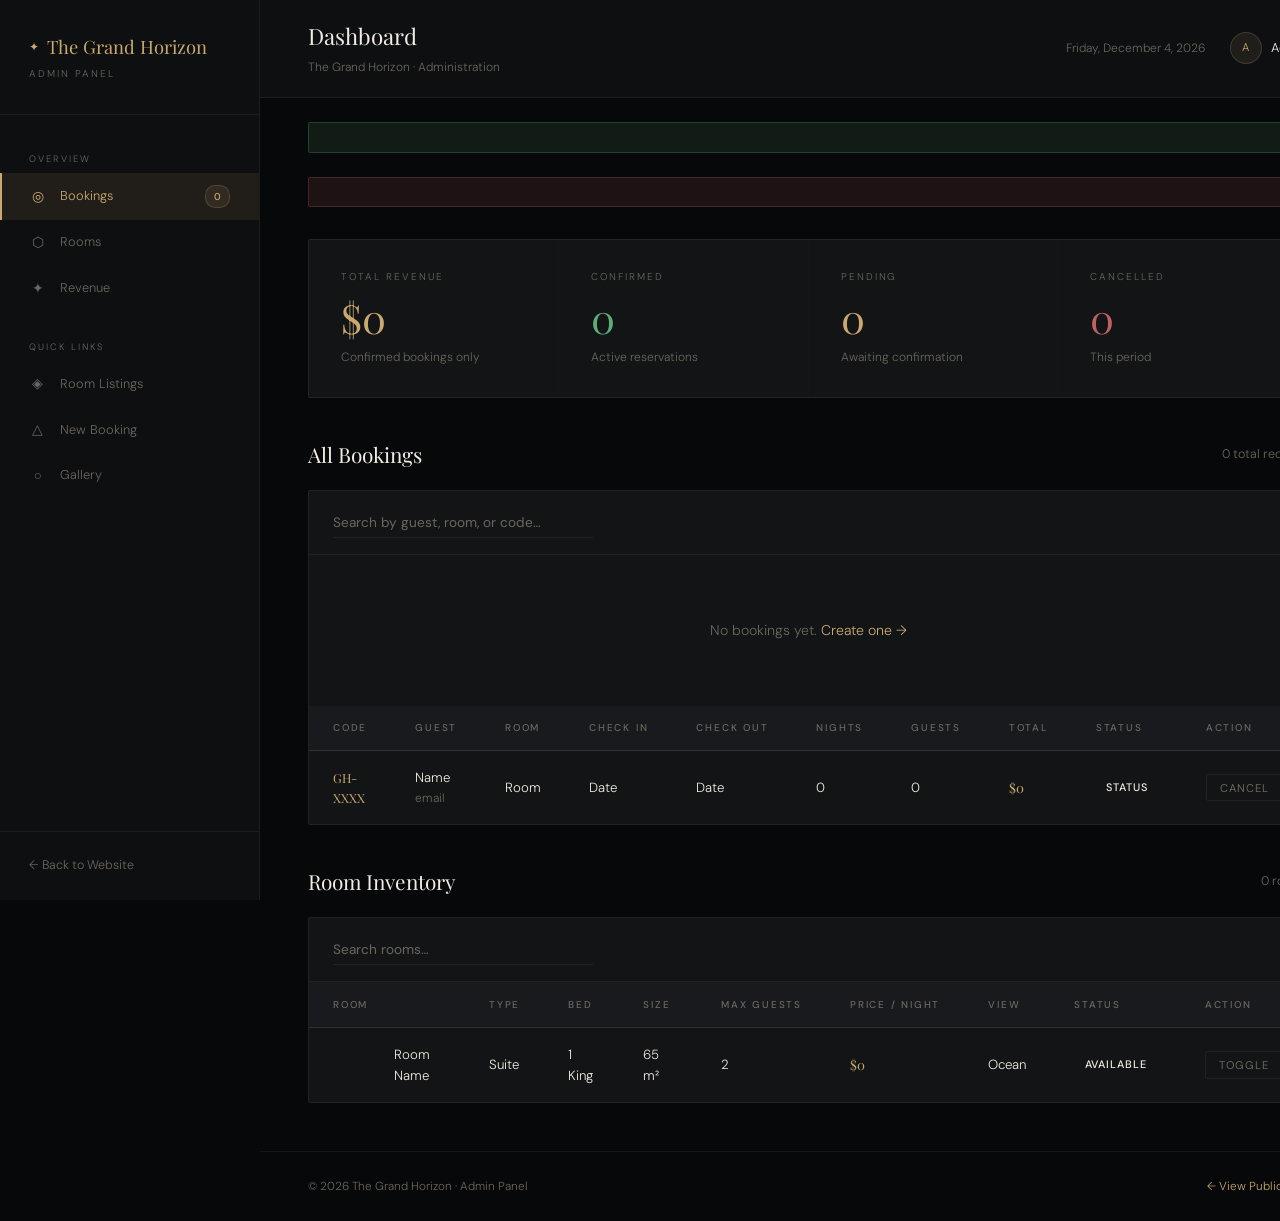
<file: testwebsite/src/main/resources/templates/admin.html>
<!DOCTYPE html>
<html lang="en" xmlns:th="http://www.thymeleaf.org">
<head>
    <meta charset="UTF-8"/>
    <meta name="viewport" content="width=device-width, initial-scale=1.0"/>
    <title th:text="${hotelName} + ' — Admin Dashboard'">Admin Dashboard</title>
    <link rel="preconnect" href="https://fonts.googleapis.com"/>
    <link rel="preconnect" href="https://fonts.gstatic.com" crossorigin=""/>
    <link href="https://fonts.googleapis.com/css2?family=Playfair+Display:ital,wght@0,400;1,400&family=DM+Sans:wght@300;400;500&display=swap" rel="stylesheet"/>
    <style>
        :root {
            --gold: #c9a96e; --gold-light: #e8d5b0; --gold-dim: rgba(201,169,110,0.1);
            --gold-border: rgba(201,169,110,0.2); --bg: #07080a; --surface: #0d0f11;
            --card: #121416; --card2: #181a1d; --border: rgba(255,255,255,0.06);
            --text: #f0ebe3; --muted: #6b6760; --dim: #333;
            --green: #5cad78; --green-dim: rgba(92,173,120,0.12);
            --red: #c06060; --red-dim: rgba(192,96,96,0.12);
            --yellow: #c9a96e; --yellow-dim: rgba(201,169,110,0.12);
            --display: 'Playfair Display', Georgia, serif; --body: 'DM Sans', sans-serif;
            --ease: cubic-bezier(0.25,0.46,0.45,0.94);
            --sidebar: 260px;
        }
        *, *::before, *::after { box-sizing: border-box; margin: 0; padding: 0; }
        html { scroll-behavior: smooth; }
        body { background: var(--bg); color: var(--text); font-family: var(--body); font-weight: 300; line-height: 1.6; -webkit-font-smoothing: antialiased; display: flex; min-height: 100vh; }
        a { color: inherit; text-decoration: none; }
        ul { list-style: none; }
        h1,h2,h3,h4 { font-family: var(--display); font-weight: 400; }
        p { color: var(--muted); font-size: 0.88rem; line-height: 1.75; }

        /* ─── SIDEBAR ─── */
        .sidebar {
            width: var(--sidebar); background: var(--surface); border-right: 1px solid var(--border);
            display: flex; flex-direction: column; position: fixed; top: 0; left: 0; bottom: 0; z-index: 200;
        }
        .sidebar__brand { padding: 2rem 1.8rem; border-bottom: 1px solid var(--border); }
        .sidebar__brand-logo { font-family: var(--display); font-size: 1.15rem; color: var(--gold); display: flex; align-items: center; gap: 0.5rem; }
        .sidebar__brand-logo span:first-child { font-size: 0.75rem; }
        .sidebar__brand-sub { font-size: 0.62rem; letter-spacing: 0.2em; text-transform: uppercase; color: var(--muted); margin-top: 0.3rem; }

        .sidebar__nav { flex: 1; padding: 1.5rem 0; overflow-y: auto; }
        .sidebar__section-label { font-size: 0.58rem; letter-spacing: 0.22em; text-transform: uppercase; color: var(--muted); padding: 0.8rem 1.8rem 0.4rem; display: block; }
        .sidebar__link {
            display: flex; align-items: center; gap: 0.8rem;
            padding: 0.75rem 1.8rem; font-size: 0.8rem; color: var(--muted);
            transition: all 0.2s; position: relative;
        }
        .sidebar__link:hover { color: var(--text); background: rgba(255,255,255,0.03); }
        .sidebar__link.active { color: var(--gold); background: var(--gold-dim); }
        .sidebar__link.active::before { content: ''; position: absolute; left: 0; top: 0; bottom: 0; width: 2px; background: var(--gold); }
        .sidebar__link-icon { font-size: 0.85rem; width: 18px; text-align: center; flex-shrink: 0; }
        .sidebar__badge { margin-left: auto; background: var(--gold-dim); color: var(--gold); font-size: 0.62rem; font-weight: 500; padding: 0.15rem 0.5rem; border-radius: 10px; border: 1px solid var(--gold-border); }

        .sidebar__footer { padding: 1.5rem 1.8rem; border-top: 1px solid var(--border); }
        .sidebar__back { display: flex; align-items: center; gap: 0.6rem; font-size: 0.78rem; color: var(--muted); transition: color 0.2s; }
        .sidebar__back:hover { color: var(--gold); }

        /* ─── MAIN CONTENT ─── */
        .main { margin-left: var(--sidebar); flex: 1; display: flex; flex-direction: column; min-height: 100vh; }

        .topbar {
            background: var(--surface); border-bottom: 1px solid var(--border);
            padding: 1.2rem 3rem; display: flex; align-items: center; justify-content: space-between;
            position: sticky; top: 0; z-index: 100;
        }
        .topbar__left h1 { font-size: 1.4rem; font-weight: 400; }
        .topbar__left p { font-size: 0.75rem; color: var(--muted); margin-top: 0.1rem; }
        .topbar__right { display: flex; align-items: center; gap: 1.5rem; }
        .topbar__date { font-size: 0.75rem; color: var(--muted); }
        .topbar__admin { display: flex; align-items: center; gap: 0.6rem; font-size: 0.8rem; }
        .topbar__avatar { width: 32px; height: 32px; border-radius: 50%; background: var(--gold-dim); border: 1px solid var(--gold-border); display: flex; align-items: center; justify-content: center; color: var(--gold); font-size: 0.7rem; }

        /* Flash Messages */
        .flash { margin: 1.5rem 3rem 0; padding: 0.9rem 1.2rem; border-radius: 2px; font-size: 0.83rem; display: flex; align-items: center; gap: 0.6rem; }
        .flash--success { background: var(--green-dim); border: 1px solid rgba(92,173,120,0.25); color: var(--green); }
        .flash--error   { background: var(--red-dim);   border: 1px solid rgba(192,96,96,0.25);  color: var(--red);   }

        /* ─── STAT CARDS ─── */
        .stats-row { display: grid; grid-template-columns: repeat(4, 1fr); gap: 1px; background: var(--border); margin: 2rem 3rem 0; border: 1px solid var(--border); border-radius: 2px; overflow: hidden; }
        .stat-card { background: var(--card); padding: 1.8rem 2rem; transition: background 0.2s; }
        .stat-card:hover { background: var(--card2); }
        .stat-card__label { font-size: 0.62rem; letter-spacing: 0.2em; text-transform: uppercase; color: var(--muted); display: block; margin-bottom: 0.8rem; }
        .stat-card__value { font-family: var(--display); font-size: 2.5rem; font-weight: 400; line-height: 1; display: block; margin-bottom: 0.3rem; }
        .stat-card__sub { font-size: 0.75rem; color: var(--muted); }
        .stat-card--gold   .stat-card__value { color: var(--gold); }
        .stat-card--green  .stat-card__value { color: var(--green); }
        .stat-card--red    .stat-card__value { color: var(--red); }
        .stat-card--yellow .stat-card__value { color: var(--yellow); }

        /* ─── SECTION HEADERS ─── */
        .section-header { display: flex; align-items: center; justify-content: space-between; margin: 2.5rem 3rem 1.2rem; }
        .section-header h2 { font-size: 1.3rem; }
        .section-header p  { font-size: 0.78rem; color: var(--muted); }

        /* ─── BOOKINGS TABLE ─── */
        .table-wrap { margin: 0 3rem; background: var(--card); border: 1px solid var(--border); border-radius: 2px; overflow: hidden; }
        .table-search { padding: 1rem 1.5rem; border-bottom: 1px solid var(--border); display: flex; align-items: center; gap: 1rem; }
        .table-search input {
            background: transparent; border: none; border-bottom: 1px solid var(--border);
            color: var(--text); font-family: var(--body); font-size: 0.85rem;
            padding: 0.4rem 0; outline: none; width: 260px; transition: border-color 0.2s;
        }
        .table-search input:focus { border-color: var(--gold); }
        .table-search input::placeholder { color: var(--muted); }

        table { width: 100%; border-collapse: collapse; }
        thead th { padding: 0.9rem 1.5rem; text-align: left; font-family: var(--body); font-size: 0.62rem; font-weight: 500; letter-spacing: 0.18em; text-transform: uppercase; color: var(--muted); border-bottom: 1px solid var(--border); background: var(--card2); white-space: nowrap; }
        tbody td { padding: 1rem 1.5rem; font-size: 0.83rem; border-bottom: 1px solid var(--border); vertical-align: middle; }
        tbody tr:last-child td { border-bottom: none; }
        tbody tr:hover td { background: rgba(255,255,255,0.015); }

        .badge { display: inline-flex; align-items: center; padding: 0.2rem 0.65rem; border-radius: 10px; font-size: 0.68rem; font-weight: 500; letter-spacing: 0.08em; text-transform: uppercase; }
        .badge--confirmed { background: var(--green-dim); color: var(--green); border: 1px solid rgba(92,173,120,0.2); }
        .badge--pending   { background: var(--yellow-dim); color: var(--yellow); border: 1px solid var(--gold-border); }
        .badge--cancelled { background: var(--red-dim); color: var(--red); border: 1px solid rgba(192,96,96,0.2); }

        .table-empty { padding: 4rem; text-align: center; color: var(--muted); font-size: 0.88rem; }

        .action-btn { background: none; border: 1px solid var(--border); color: var(--muted); font-family: var(--body); font-size: 0.7rem; letter-spacing: 0.1em; text-transform: uppercase; padding: 0.35rem 0.8rem; border-radius: 2px; cursor: pointer; transition: all 0.2s; }
        .action-btn:hover { border-color: var(--red); color: var(--red); background: var(--red-dim); }
        .action-btn:disabled { opacity: 0.35; cursor: not-allowed; }

        /* ─── ROOMS TABLE ─── */
        .room-img-thumb { width: 48px; height: 38px; border-radius: 2px; background-size: cover; background-position: center; flex-shrink: 0; }
        .room-name-cell { display: flex; align-items: center; gap: 0.8rem; }

        .toggle-btn { background: none; border: 1px solid var(--border); color: var(--muted); font-family: var(--body); font-size: 0.7rem; letter-spacing: 0.1em; text-transform: uppercase; padding: 0.35rem 0.8rem; border-radius: 2px; cursor: pointer; transition: all 0.2s; }
        .toggle-btn--available { border-color: var(--green); color: var(--green); }
        .toggle-btn--available:hover { background: var(--green-dim); }
        .toggle-btn--unavailable { border-color: var(--red); color: var(--red); }
        .toggle-btn--unavailable:hover { background: var(--red-dim); }

        /* ─── FOOTER ─── */
        .admin-footer { margin-top: auto; padding: 1.5rem 3rem; border-top: 1px solid var(--border); display: flex; align-items: center; justify-content: space-between; }
        .admin-footer p { font-size: 0.73rem; color: var(--muted); }
        .admin-footer a { color: var(--gold); font-size: 0.73rem; transition: color 0.2s; }
        .admin-footer a:hover { color: var(--gold-light); }

        ::-webkit-scrollbar { width: 4px; } ::-webkit-scrollbar-track { background: var(--bg); } ::-webkit-scrollbar-thumb { background: var(--dim); border-radius: 2px; } ::-webkit-scrollbar-thumb:hover { background: var(--gold); }

        @media (max-width: 900px) {
            .sidebar { transform: translateX(-100%); transition: transform 0.3s var(--ease); }
            .sidebar.open { transform: translateX(0); }
            .main { margin-left: 0; }
            .stats-row { grid-template-columns: 1fr 1fr; }
            .topbar, .section-header, .table-wrap, .stats-row, .flash, .admin-footer { margin-left: 1rem; margin-right: 1rem; }
            .topbar { padding: 1.2rem 1rem; }
        }
    </style>
</head>
<body>

<!-- ═══════════════════════════════
     SIDEBAR
═══════════════════════════════ -->
<aside class="sidebar" id="sidebar">
    <div class="sidebar__brand">
        <div class="sidebar__brand-logo"><span>✦</span><span th:text="${hotelName}">The Grand Horizon</span></div>
        <div class="sidebar__brand-sub">Admin Panel</div>
    </div>

    <nav class="sidebar__nav">
        <span class="sidebar__section-label">Overview</span>
        <a href="#bookings" class="sidebar__link active" onclick="showSection('bookings', this)">
            <span class="sidebar__link-icon">◎</span> Bookings
            <span class="sidebar__badge" th:text="${confirmed}">0</span>
        </a>
        <a href="#rooms" class="sidebar__link" onclick="showSection('rooms', this)">
            <span class="sidebar__link-icon">⬡</span> Rooms
        </a>
        <a href="#stats" class="sidebar__link" onclick="showSection('stats', this)">
            <span class="sidebar__link-icon">✦</span> Revenue
        </a>

        <span class="sidebar__section-label" style="margin-top:1rem;">Quick Links</span>
        <a th:href="@{/rooms}"   class="sidebar__link"><span class="sidebar__link-icon">◈</span> Room Listings</a>
        <a th:href="@{/booking}" class="sidebar__link"><span class="sidebar__link-icon">△</span> New Booking</a>
        <a th:href="@{/gallery}" class="sidebar__link"><span class="sidebar__link-icon">○</span> Gallery</a>
    </nav>

    <div class="sidebar__footer">
        <a th:href="@{/}" class="sidebar__back">← Back to Website</a>
    </div>
</aside>

<!-- ═══════════════════════════════
     MAIN
═══════════════════════════════ -->
<div class="main">

    <!-- Topbar -->
    <header class="topbar">
        <div class="topbar__left">
            <h1>Dashboard</h1>
            <p th:text="${hotelName} + ' · Administration'">The Grand Horizon · Administration</p>
        </div>
        <div class="topbar__right">
            <span class="topbar__date" id="currentDate"></span>
            <div class="topbar__admin">
                <div class="topbar__avatar">A</div>
                <span>Admin</span>
            </div>
        </div>
    </header>

    <!-- Flash messages -->
    <div class="flash flash--success" th:if="${success}" th:text="${success}"></div>
    <div class="flash flash--error"   th:if="${error}"   th:text="${error}"></div>

    <!-- ─── STAT CARDS ─── -->
    <div class="stats-row" id="section-stats">
        <div class="stat-card stat-card--gold">
            <span class="stat-card__label">Total Revenue</span>
            <span class="stat-card__value" th:text="'$' + ${#numbers.formatDecimal(revenue, 0, 'COMMA', 0, 'POINT')}">$0</span>
            <span class="stat-card__sub">Confirmed bookings only</span>
        </div>
        <div class="stat-card stat-card--green">
            <span class="stat-card__label">Confirmed</span>
            <span class="stat-card__value" th:text="${confirmed}">0</span>
            <span class="stat-card__sub">Active reservations</span>
        </div>
        <div class="stat-card stat-card--yellow">
            <span class="stat-card__label">Pending</span>
            <span class="stat-card__value" th:text="${pending}">0</span>
            <span class="stat-card__sub">Awaiting confirmation</span>
        </div>
        <div class="stat-card stat-card--red">
            <span class="stat-card__label">Cancelled</span>
            <span class="stat-card__value" th:text="${cancelled}">0</span>
            <span class="stat-card__sub">This period</span>
        </div>
    </div>

    <!-- ─── BOOKINGS TABLE ─── -->
    <div id="section-bookings">
        <div class="section-header">
            <h2>All Bookings</h2>
            <p th:text="${bookings.size()} + ' total records'">0 total records</p>
        </div>

        <div class="table-wrap">
            <div class="table-search">
                <input type="text" id="bookingSearch" placeholder="Search by guest, room, or code…" oninput="filterTable('bookingTable', this.value)"/>
            </div>

            <div th:if="${bookings.isEmpty()}" class="table-empty">
                No bookings yet. <a th:href="@{/booking}" style="color:var(--gold);">Create one →</a>
            </div>

            <table id="bookingTable" th:if="${!bookings.isEmpty()}">
                <thead>
                    <tr>
                        <th>Code</th>
                        <th>Guest</th>
                        <th>Room</th>
                        <th>Check In</th>
                        <th>Check Out</th>
                        <th>Nights</th>
                        <th>Guests</th>
                        <th>Total</th>
                        <th>Status</th>
                        <th>Action</th>
                    </tr>
                </thead>
                <tbody>
                    <tr th:each="b : ${bookings}">
                        <td style="font-family:var(--display);color:var(--gold);font-size:0.78rem;" th:text="${b.confirmationCode}">GH-XXXX</td>
                        <td>
                            <div th:text="${b.guest.fullName}" style="color:var(--text);">Name</div>
                            <div th:text="${b.guest.email}" style="font-size:0.75rem;color:var(--muted);">email</div>
                        </td>
                        <td th:text="${b.room.name}">Room</td>
                        <td th:text="${#temporals.format(b.checkIn,  'dd MMM yyyy')}">Date</td>
                        <td th:text="${#temporals.format(b.checkOut, 'dd MMM yyyy')}">Date</td>
                        <td th:text="${b.nights}">0</td>
                        <td th:text="${b.guestCount}">0</td>
                        <td style="color:var(--gold);font-family:var(--display);" th:text="'$' + ${#numbers.formatDecimal(b.totalPrice, 0, 'COMMA', 0, 'POINT')}">$0</td>
                        <td>
                            <span th:classappend="${b.status.name() == 'CONFIRMED'} ? 'badge--confirmed' : (${b.status.name() == 'PENDING'} ? 'badge--pending' : 'badge--cancelled')"
                                  class="badge"
                                  th:text="${b.status}">STATUS</span>
                        </td>
                        <td>
                            <form th:action="@{/admin/bookings/{id}/cancel(id=${b.id})}" method="post" style="display:inline;">
                                <button type="submit" class="action-btn"
                                        th:disabled="${b.status.name() == 'CANCELLED'}"
                                        onclick="return confirm('Cancel this booking?')">Cancel</button>
                            </form>
                        </td>
                    </tr>
                </tbody>
            </table>
        </div>
    </div>

    <!-- ─── ROOMS TABLE ─── -->
    <div id="section-rooms">
        <div class="section-header">
            <h2>Room Inventory</h2>
            <p th:text="${rooms.size()} + ' rooms total'">0 rooms</p>
        </div>

        <div class="table-wrap" style="margin-bottom: 3rem;">
            <div class="table-search">
                <input type="text" id="roomSearch" placeholder="Search rooms…" oninput="filterTable('roomTable', this.value)"/>
            </div>

            <table id="roomTable" th:if="${!rooms.isEmpty()}">
                <thead>
                    <tr>
                        <th>Room</th>
                        <th>Type</th>
                        <th>Bed</th>
                        <th>Size</th>
                        <th>Max Guests</th>
                        <th>Price / Night</th>
                        <th>View</th>
                        <th>Status</th>
                        <th>Action</th>
                    </tr>
                </thead>
                <tbody>
                    <tr th:each="r : ${rooms}">
                        <td>
                            <div class="room-name-cell">
                                <div class="room-img-thumb" th:style="'background-image:url(' + ${r.imageUrl} + ')'"></div>
                                <span th:text="${r.name}" style="color:var(--text);">Room Name</span>
                            </div>
                        </td>
                        <td th:text="${r.type}">Suite</td>
                        <td th:text="${r.bedCount} + ' ' + ${r.bedType}">1 King</td>
                        <td th:text="${r.sizeSqm} + ' m²'">65 m²</td>
                        <td th:text="${r.maxGuests}">2</td>
                        <td style="color:var(--gold);font-family:var(--display);" th:text="'$' + ${#numbers.formatDecimal(r.pricePerNight, 0, 0)}">$0</td>
                        <td th:text="${r.view}">Ocean</td>
                        <td>
                            <span th:classappend="${r.available} ? 'badge--confirmed' : 'badge--cancelled'"
                                  class="badge"
                                  th:text="${r.available} ? 'Available' : 'Unavailable'">Available</span>
                        </td>
                        <td>
                            <form th:action="@{/admin/rooms/{id}/toggle(id=${r.id})}" method="post" style="display:inline;">
                                <button type="submit"
                                        th:classappend="${r.available} ? 'toggle-btn--available' : 'toggle-btn--unavailable'"
                                        class="toggle-btn"
                                        th:text="${r.available} ? 'Set Unavailable' : 'Set Available'">Toggle</button>
                            </form>
                        </td>
                    </tr>
                </tbody>
            </table>
        </div>
    </div>

    <!-- Admin Footer -->
    <footer class="admin-footer">
        <p>&copy; 2026 <span th:text="${hotelName}">The Grand Horizon</span> · Admin Panel</p>
        <a th:href="@{/}">← View Public Site</a>
    </footer>
</div>

<script>
    // Date
    document.getElementById('currentDate').textContent =
        new Date().toLocaleDateString('en-US', { weekday:'long', year:'numeric', month:'long', day:'numeric' });

    // Section switching (sidebar links)
    function showSection(name, el) {
        event.preventDefault();
        document.querySelectorAll('.sidebar__link').forEach(l => l.classList.remove('active'));
        el.classList.add('active');
        // All sections are always visible; this just scrolls to them
        const target = document.getElementById('section-' + name);
        if (target) target.scrollIntoView({ behavior: 'smooth', block: 'start' });
    }

    // Table search filter
    function filterTable(tableId, query) {
        const table = document.getElementById(tableId);
        if (!table) return;
        const q = query.toLowerCase();
        table.querySelectorAll('tbody tr').forEach(row => {
            row.style.display = row.textContent.toLowerCase().includes(q) ? '' : 'none';
        });
    }

    // Mobile sidebar toggle (optional — add a hamburger if needed)
    document.addEventListener('keydown', e => {
        if (e.key === 'Escape') document.getElementById('sidebar')?.classList.remove('open');
    });
</script>
</body>
</html>
</file>
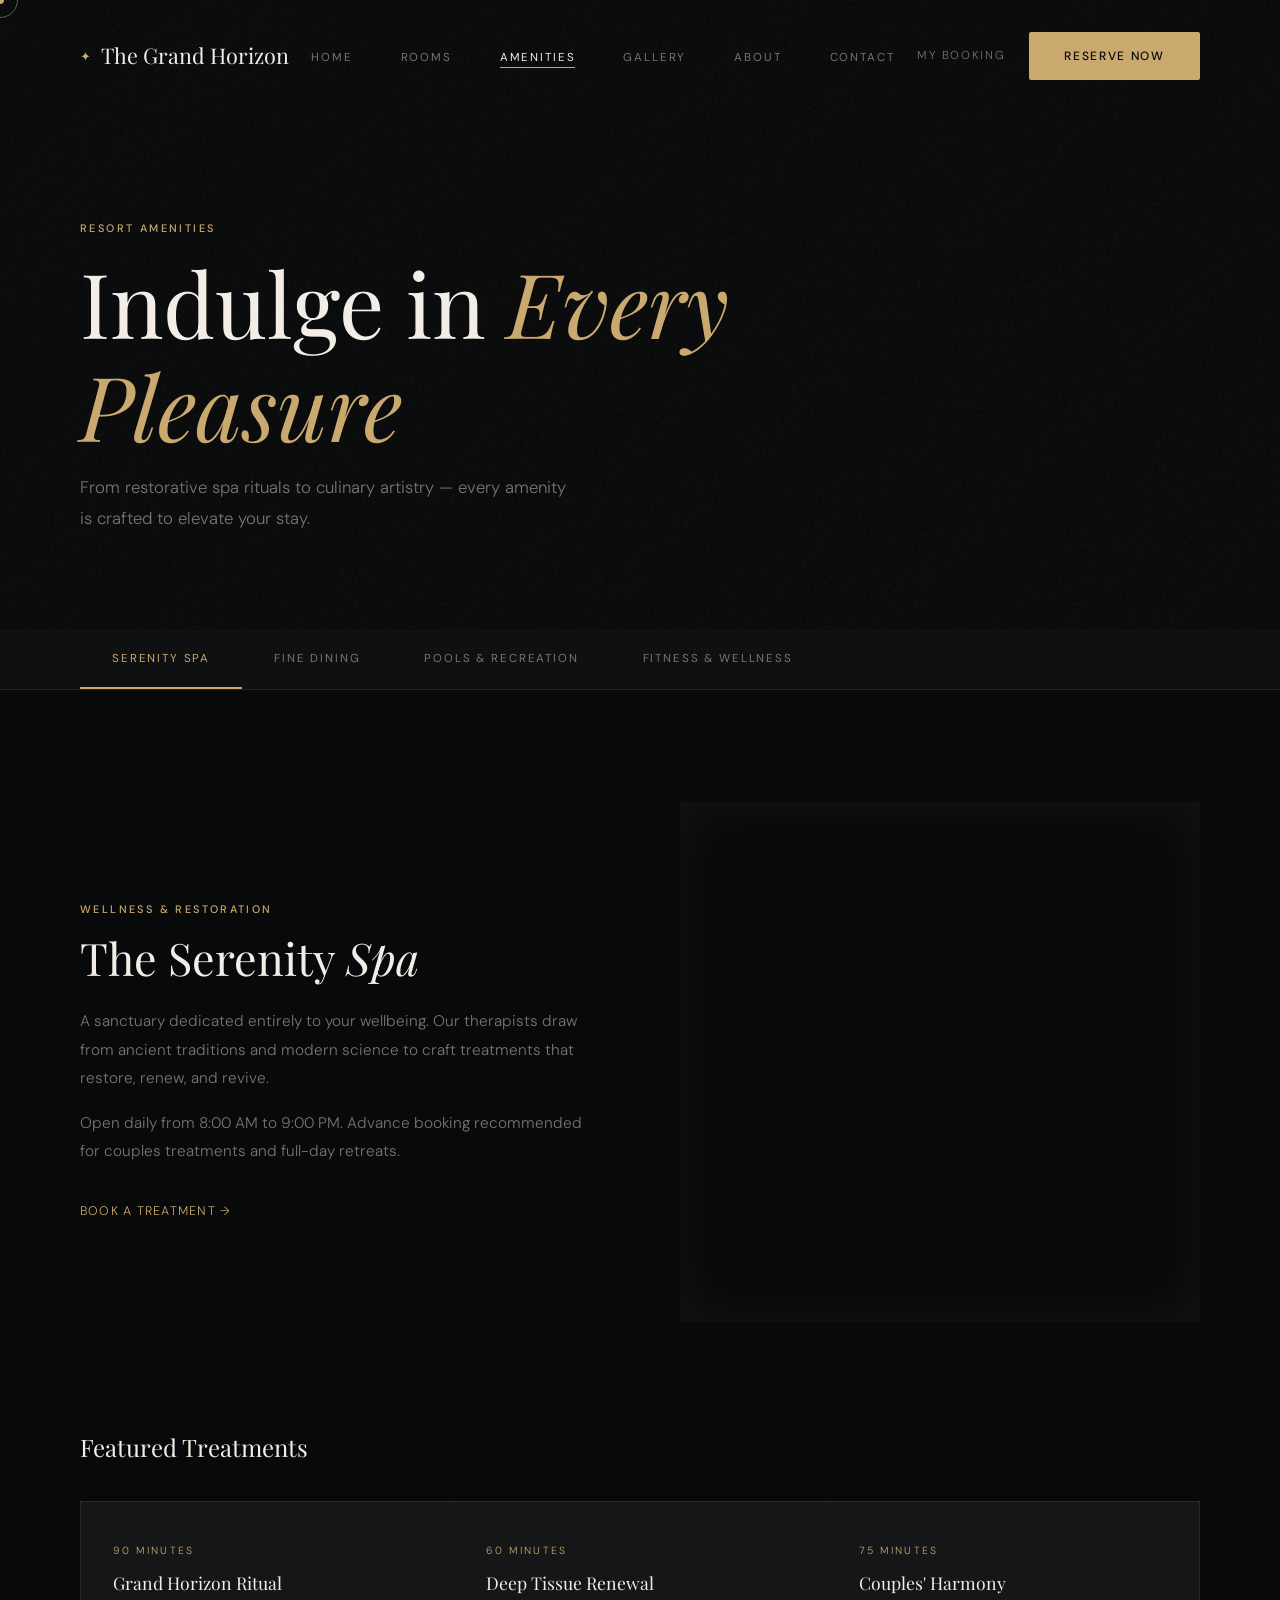
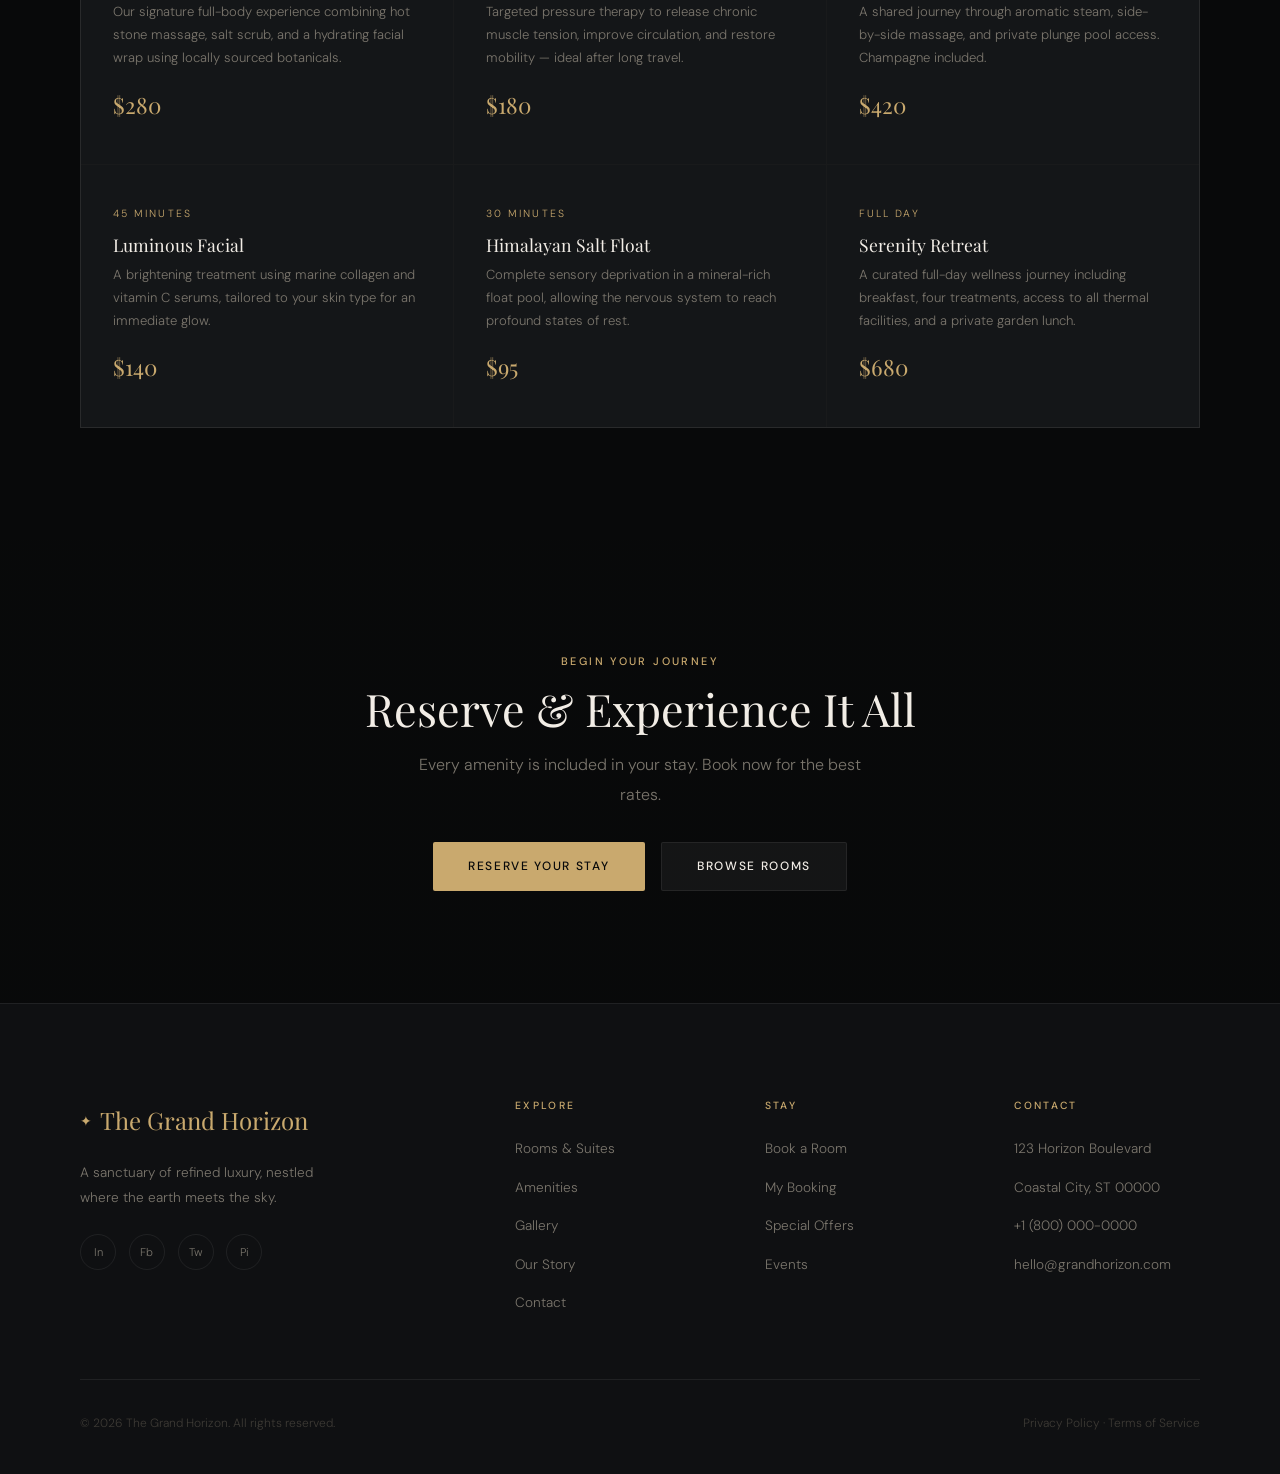
<file: testwebsite/src/main/resources/templates/amenities.html>
<!DOCTYPE html>
<html lang="en" xmlns:th="http://www.thymeleaf.org">
<head>
    <meta charset="UTF-8"/>
    <meta name="viewport" content="width=device-width, initial-scale=1.0"/>
    <title th:text="${hotelName} + ' — Amenities'">The Grand Horizon — Amenities</title>
    <link rel="preconnect" href="https://fonts.googleapis.com"/>
    <link rel="preconnect" href="https://fonts.gstatic.com" crossorigin=""/>
    <link href="https://fonts.googleapis.com/css2?family=Playfair+Display:ital,wght@0,400;0,500;1,400;1,500&family=DM+Sans:wght@300;400;500&display=swap" rel="stylesheet"/>
    <style>
        :root {
            --gold: #c9a96e; --gold-light: #e8d5b0; --gold-dim: rgba(201,169,110,0.12);
            --gold-border: rgba(201,169,110,0.25); --bg: #08090a; --surface: #0f1012;
            --card: #141618; --border: rgba(255,255,255,0.07); --text: #f2ede6;
            --muted: #7a756c; --dim: #3d3a35;
            --display: 'Playfair Display', Georgia, serif;
            --body: 'DM Sans', sans-serif;
            --ease: cubic-bezier(0.25,0.46,0.45,0.94);
        }
        *, *::before, *::after { box-sizing: border-box; margin: 0; padding: 0; }
        html { scroll-behavior: smooth; }
        body { background: var(--bg); color: var(--text); font-family: var(--body); font-weight: 300; line-height: 1.7; -webkit-font-smoothing: antialiased; cursor: none; }
        a { color: inherit; text-decoration: none; transition: color 0.3s var(--ease); }
        ul { list-style: none; }
        h1,h2,h3,h4 { font-family: var(--display); font-weight: 400; line-height: 1.15; }
        h1 { font-size: clamp(3rem,7vw,6.5rem); }
        h2 { font-size: clamp(1.8rem,3.5vw,3.2rem); }
        h3 { font-size: clamp(1.1rem,2vw,1.6rem); }
        p  { color: var(--muted); font-size: 0.93rem; line-height: 1.85; }

        /* Cursor */
        #cursorDot, #cursorRing { position: fixed; top: 0; left: 0; pointer-events: none; z-index: 9999; }
        .cursor__dot { width: 8px; height: 8px; background: var(--gold); border-radius: 50%; transform: translate(-50%,-50%); }
        .cursor__ring { width: 36px; height: 36px; border: 1px solid rgba(201,169,110,0.5); border-radius: 50%; transform: translate(-50%,-50%); transition: width 0.3s, height 0.3s; }

        /* Buttons */
        .btn { display: inline-flex; align-items: center; gap: 0.5rem; padding: 0.85rem 2.2rem; font-family: var(--body); font-size: 0.75rem; font-weight: 500; letter-spacing: 0.14em; text-transform: uppercase; border-radius: 2px; transition: all 0.3s var(--ease); cursor: pointer; border: none; white-space: nowrap; }
        .btn--primary { background: var(--gold); color: #08090a; }
        .btn--primary:hover { background: var(--gold-light); transform: translateY(-2px); box-shadow: 0 12px 32px rgba(201,169,110,0.25); }
        .btn--outline { background: transparent; color: var(--gold); border: 1px solid var(--gold-border); }
        .btn--outline:hover { border-color: var(--gold); background: var(--gold-dim); transform: translateY(-2px); }
        .btn--ghost { background: rgba(255,255,255,0.05); color: var(--text); border: 1px solid var(--border); }
        .btn--ghost:hover { background: rgba(255,255,255,0.1); transform: translateY(-2px); }

        .eyebrow { display: block; font-family: var(--body); font-size: 0.68rem; font-weight: 500; letter-spacing: 0.22em; text-transform: uppercase; color: var(--gold); margin-bottom: 0.8rem; }
        .link-arrow { display: inline-flex; align-items: center; gap: 0.5rem; font-size: 0.78rem; letter-spacing: 0.1em; text-transform: uppercase; color: var(--gold); margin-top: 1.2rem; transition: gap 0.3s var(--ease), color 0.3s; }
        .link-arrow:hover { gap: 0.9rem; color: var(--gold-light); }

        /* Navbar */
        .navbar { position: fixed; top: 0; left: 0; right: 0; z-index: 1000; display: flex; align-items: center; justify-content: space-between; padding: 2rem 5rem; transition: all 0.4s var(--ease); }
        .navbar.scrolled { padding: 1.1rem 5rem; background: rgba(8,9,10,0.92); backdrop-filter: blur(20px); border-bottom: 1px solid var(--border); }
        .navbar__logo { font-family: var(--display); font-size: 1.35rem; display: flex; align-items: center; gap: 0.6rem; }
        .navbar__logo-mark { color: var(--gold); font-size: 0.8rem; }
        .navbar__logo:hover { color: var(--gold-light); }
        .navbar__links { display: flex; align-items: center; gap: 3rem; }
        .navbar__links a { font-size: 0.72rem; font-weight: 400; letter-spacing: 0.16em; text-transform: uppercase; color: var(--muted); position: relative; padding-bottom: 3px; }
        .navbar__links a::after { content: ''; position: absolute; bottom: 0; left: 0; width: 0; height: 1px; background: var(--gold); transition: width 0.3s var(--ease); }
        .navbar__links a:hover, .navbar__links a.active { color: var(--text); }
        .navbar__links a:hover::after, .navbar__links a.active::after { width: 100%; }
        .navbar__cta { display: flex; align-items: center; gap: 1.5rem; }
        .navbar__cta-link { font-size: 0.72rem; letter-spacing: 0.14em; text-transform: uppercase; color: var(--muted); transition: color 0.3s; }
        .navbar__cta-link:hover { color: var(--gold); }
        .navbar__toggle { display: none; flex-direction: column; gap: 6px; background: none; border: none; cursor: pointer; padding: 4px; }
        .navbar__toggle span { display: block; width: 26px; height: 1px; background: var(--text); transition: all 0.3s; }

        /* Hero */
        .hero { position: relative; min-height: 70vh; display: flex; align-items: flex-end; padding: 6rem 5rem; overflow: hidden; }
        .hero__bg { position: absolute; inset: 0; background: url('https://images.unsplash.com/photo-1571896349842-33c89424de2d?w=2000&q=85') center/cover; animation: heroZoom 14s var(--ease) forwards; transform: scale(1.05); }
        @keyframes heroZoom { to { transform: scale(1); } }
        .hero__overlay { position: absolute; inset: 0; background: linear-gradient(135deg, rgba(8,9,10,0.85) 0%, rgba(8,9,10,0.4) 60%, rgba(8,9,10,0.7) 100%); }
        .hero__grain { position: absolute; inset: 0; opacity: 0.04; pointer-events: none; background-image: url("data:image/svg+xml,%3Csvg viewBox='0 0 200 200' xmlns='http://www.w3.org/2000/svg'%3E%3Cfilter id='n'%3E%3CfeTurbulence type='fractalNoise' baseFrequency='0.85' numOctaves='4' stitchTiles='stitch'/%3E%3C/filter%3E%3Crect width='100%25' height='100%25' filter='url(%23n)'/%3E%3C/svg%3E"); }
        .hero__content { position: relative; max-width: 700px; animation: fadeUp 1s var(--ease) 0.2s both; }
        .hero__content h1 { margin: 0.5rem 0 1rem; }
        .hero__content h1 em { font-style: italic; color: var(--gold); }
        .hero__content p { font-size: 1.05rem; max-width: 500px; }

        /* Tab Nav */
        .tab-nav { background: var(--surface); border-bottom: 1px solid var(--border); padding: 0 5rem; position: sticky; top: 0; z-index: 100; }
        .tab-nav__inner { max-width: 1300px; margin: 0 auto; display: flex; gap: 0; overflow-x: auto; }
        .tab-btn { background: none; border: none; border-bottom: 2px solid transparent; padding: 1.3rem 2rem; font-family: var(--body); font-size: 0.72rem; font-weight: 400; letter-spacing: 0.16em; text-transform: uppercase; color: var(--muted); cursor: pointer; white-space: nowrap; transition: all 0.3s var(--ease); }
        .tab-btn:hover { color: var(--text); }
        .tab-btn.active { color: var(--gold); border-bottom-color: var(--gold); }

        /* Tab Panels */
        .tab-panel { display: none; }
        .tab-panel.active { display: block; }

        /* ─── SPA SECTION ─── */
        .spa-hero { padding: 7rem 5rem; max-width: 1300px; margin: 0 auto; display: grid; grid-template-columns: 1fr 1fr; gap: 5rem; align-items: center; }
        .spa-hero__text h2 { margin: 0.5rem 0 1.5rem; }
        .spa-hero__text p { margin-bottom: 1rem; font-size: 0.96rem; }
        .spa-hero__img { height: 520px; border-radius: 2px; background: url('https://images.unsplash.com/photo-1540555700478-4be289fbecef?w=900&q=80') center/cover; position: relative; }
        .spa-hero__img::after { content: ''; position: absolute; inset: 0; border-radius: 2px; box-shadow: inset 0 0 60px rgba(201,169,110,0.08); }

        .spa-treatments { padding: 0 5rem 7rem; max-width: 1300px; margin: 0 auto; }
        .spa-treatments h3 { font-size: 1.5rem; margin-bottom: 2.5rem; }
        .treatments-grid { display: grid; grid-template-columns: repeat(3, 1fr); gap: 1px; background: var(--border); border: 1px solid var(--border); }
        .treatment { background: var(--card); padding: 2.5rem 2rem; transition: background 0.3s; }
        .treatment:hover { background: var(--surface); }
        .treatment__duration { font-size: 0.65rem; letter-spacing: 0.2em; text-transform: uppercase; color: var(--gold); margin-bottom: 0.8rem; display: block; }
        .treatment h4 { font-family: var(--display); font-size: 1.1rem; font-weight: 400; margin-bottom: 0.5rem; }
        .treatment p { font-size: 0.82rem; line-height: 1.75; margin-bottom: 1rem; }
        .treatment__price { font-family: var(--display); font-size: 1.4rem; color: var(--gold); }

        /* ─── DINING SECTION ─── */
        .dining-intro { padding: 7rem 5rem; max-width: 1300px; margin: 0 auto; display: grid; grid-template-columns: 1fr 1fr; gap: 5rem; align-items: center; direction: rtl; }
        .dining-intro > * { direction: ltr; }
        .dining-intro__img { height: 520px; border-radius: 2px; background: url('https://images.unsplash.com/photo-1414235077428-338989a2e8c0?w=900&q=80') center/cover; }
        .dining-intro__text h2 { margin: 0.5rem 0 1.5rem; }
        .dining-intro__text p { margin-bottom: 1rem; font-size: 0.96rem; }

        .dining-venues { padding: 0 5rem 7rem; max-width: 1300px; margin: 0 auto; }
        .venues-grid { display: grid; grid-template-columns: repeat(3, 1fr); gap: 1.5rem; }
        .venue-card { background: var(--card); border: 1px solid var(--border); border-radius: 2px; overflow: hidden; transition: transform 0.4s var(--ease), box-shadow 0.4s; }
        .venue-card:hover { transform: translateY(-5px); box-shadow: 0 20px 50px rgba(0,0,0,0.4); }
        .venue-card__img { height: 200px; background-size: cover; background-position: center; transition: transform 0.5s var(--ease); }
        .venue-card:hover .venue-card__img { transform: scale(1.04); }
        .venue-card__body { padding: 1.5rem; }
        .venue-card__tag { font-size: 0.62rem; letter-spacing: 0.18em; text-transform: uppercase; color: var(--gold); display: block; margin-bottom: 0.5rem; }
        .venue-card__body h4 { font-family: var(--display); font-size: 1.2rem; font-weight: 400; margin-bottom: 0.5rem; }
        .venue-card__body p { font-size: 0.83rem; line-height: 1.75; }
        .venue-card__hours { margin-top: 1rem; padding-top: 1rem; border-top: 1px solid var(--border); font-size: 0.75rem; color: var(--dim); }

        /* ─── POOL SECTION ─── */
        .pool-hero { position: relative; height: 60vh; min-height: 500px; overflow: hidden; display: flex; align-items: flex-end; padding: 4rem 5rem; }
        .pool-hero__bg { position: absolute; inset: 0; background: url('https://images.unsplash.com/photo-1571896349842-33c89424de2d?w=1800&q=80') center/cover; }
        .pool-hero__overlay { position: absolute; inset: 0; background: linear-gradient(to top, rgba(8,9,10,0.9) 0%, rgba(8,9,10,0.1) 60%); }
        .pool-hero__content { position: relative; max-width: 600px; }
        .pool-hero__content h2 { margin: 0.5rem 0 1rem; }

        .pool-features { padding: 6rem 5rem; max-width: 1300px; margin: 0 auto; display: grid; grid-template-columns: repeat(4, 1fr); gap: 1px; background: var(--border); border: 1px solid var(--border); }
        .pool-feature { background: var(--card); padding: 2.5rem 2rem; text-align: center; transition: background 0.3s; }
        .pool-feature:hover { background: var(--surface); }
        .pool-feature__icon { font-size: 2rem; color: var(--gold); display: block; margin-bottom: 1rem; }
        .pool-feature h4 { font-family: var(--display); font-size: 1.1rem; font-weight: 400; margin-bottom: 0.5rem; }
        .pool-feature p { font-size: 0.82rem; }

        /* ─── FITNESS SECTION ─── */
        .fitness-layout { padding: 7rem 5rem; max-width: 1300px; margin: 0 auto; display: grid; grid-template-columns: 1fr 1fr; gap: 5rem; align-items: center; }
        .fitness-layout__img { height: 500px; border-radius: 2px; background: url('https://images.unsplash.com/photo-1571019613454-1cb2f99b2d8b?w=900&q=80') center/cover; }
        .fitness-layout__text h2 { margin: 0.5rem 0 1.5rem; }
        .fitness-layout__text p { margin-bottom: 1rem; font-size: 0.96rem; }
        .fitness-list { margin-top: 2rem; display: grid; grid-template-columns: 1fr 1fr; gap: 0.6rem 2rem; }
        .fitness-list li { font-size: 0.85rem; color: var(--muted); display: flex; align-items: center; gap: 0.5rem; }
        .fitness-list li::before { content: '✦'; color: var(--gold); font-size: 0.6rem; flex-shrink: 0; }

        /* ─── CTA STRIP ─── */
        .amenity-cta { padding: 7rem 5rem; text-align: center; background: linear-gradient(rgba(8,9,10,0.78), rgba(8,9,10,0.78)), url('https://images.unsplash.com/photo-1566073771259-6a8506099945?w=1600&q=80') center/cover fixed; }
        .amenity-cta h2 { margin: 0.5rem 0 1rem; }
        .amenity-cta p { margin-bottom: 2rem; font-size: 1rem; max-width: 450px; margin-left: auto; margin-right: auto; }
        .amenity-cta__actions { display: flex; gap: 1rem; justify-content: center; flex-wrap: wrap; }

        /* Footer */
        .footer { background: var(--surface); border-top: 1px solid var(--border); padding: 6rem 5rem 2.5rem; }
        .footer__inner { max-width: 1300px; margin: 0 auto; display: grid; grid-template-columns: 2fr 1fr 1fr 1fr; gap: 4rem; margin-bottom: 4rem; }
        .footer__brand-logo { font-family: var(--display); font-size: 1.5rem; color: var(--gold); display: flex; align-items: center; gap: 0.5rem; margin-bottom: 1.2rem; }
        .footer__brand p { font-size: 0.85rem; color: var(--muted); max-width: 240px; line-height: 1.85; margin-bottom: 1.5rem; }
        .footer__social { display: flex; gap: 0.8rem; }
        .footer__social a { width: 36px; height: 36px; border: 1px solid var(--border); border-radius: 50%; display: flex; align-items: center; justify-content: center; font-size: 0.7rem; color: var(--muted); transition: all 0.3s; }
        .footer__social a:hover { border-color: var(--gold); color: var(--gold); }
        .footer__col h4 { font-family: var(--body); font-size: 0.65rem; font-weight: 500; letter-spacing: 0.22em; text-transform: uppercase; color: var(--gold); margin-bottom: 1.4rem; }
        .footer__col ul { display: flex; flex-direction: column; gap: 0.7rem; }
        .footer__col a { font-size: 0.85rem; color: var(--muted); transition: color 0.3s; }
        .footer__col a:hover { color: var(--gold-light); }
        .footer__bottom { max-width: 1300px; margin: 0 auto; border-top: 1px solid var(--border); padding-top: 2rem; display: flex; align-items: center; justify-content: space-between; }
        .footer__bottom p { font-size: 0.75rem; color: var(--dim); }

        /* Animations */
        @keyframes fadeUp { from { opacity: 0; transform: translateY(28px); } to { opacity: 1; transform: translateY(0); } }
        .reveal { opacity: 0; transform: translateY(30px); transition: opacity 0.8s var(--ease), transform 0.8s var(--ease); }
        .reveal.visible { opacity: 1; transform: translateY(0); }
        ::-webkit-scrollbar { width: 5px; } ::-webkit-scrollbar-track { background: var(--bg); } ::-webkit-scrollbar-thumb { background: var(--dim); border-radius: 3px; } ::-webkit-scrollbar-thumb:hover { background: var(--gold); }

        /* Responsive */
        @media (max-width: 1000px) {
            .spa-hero, .dining-intro, .fitness-layout { grid-template-columns: 1fr; gap: 3rem; }
            .dining-intro { direction: ltr; }
            .treatments-grid, .venues-grid { grid-template-columns: 1fr 1fr; }
            .pool-features { grid-template-columns: 1fr 1fr; }
            .footer__inner { grid-template-columns: 1fr 1fr; }
        }
        @media (max-width: 768px) {
            .navbar { padding: 1.5rem; } .navbar.scrolled { padding: 1rem 1.5rem; }
            .navbar__links, .navbar__cta { display: none; }
            .navbar__toggle { display: flex; }
            .hero, .spa-hero, .spa-treatments, .dining-intro, .dining-venues,
            .pool-hero, .pool-features, .fitness-layout, .amenity-cta, .footer { padding-left: 1.5rem; padding-right: 1.5rem; }
            .tab-nav { padding: 0 1.5rem; }
            .treatments-grid, .venues-grid, .pool-features { grid-template-columns: 1fr; }
            .fitness-list { grid-template-columns: 1fr; }
            .footer__inner { grid-template-columns: 1fr; }
            .footer__bottom { flex-direction: column; gap: 0.8rem; text-align: center; }
            .amenity-cta { background-attachment: scroll; }
        }
    </style>
</head>
<body>

<div id="cursorDot"><div class="cursor__dot"></div></div>
<div id="cursorRing"><div class="cursor__ring"></div></div>

<!-- NAVBAR -->
<nav class="navbar" id="navbar">
    <a th:href="@{/}" class="navbar__logo">
        <span class="navbar__logo-mark">✦</span>
        <span th:text="${hotelName}">The Grand Horizon</span>
    </a>
    <ul class="navbar__links">
        <li><a th:href="@{/}">Home</a></li>
        <li><a th:href="@{/rooms}">Rooms</a></li>
        <li><a th:href="@{/amenities}" class="active">Amenities</a></li>
        <li><a th:href="@{/gallery}">Gallery</a></li>
        <li><a th:href="@{/about}">About</a></li>
        <li><a th:href="@{/contact}">Contact</a></li>
    </ul>
    <div class="navbar__cta">
        <a th:href="@{/booking/lookup}" class="navbar__cta-link">My Booking</a>
        <a th:href="@{/booking}" class="btn btn--primary">Reserve Now</a>
    </div>
    <button class="navbar__toggle" id="navToggle"><span></span><span></span><span></span></button>
</nav>

<!-- HERO -->
<section class="hero">
    <div class="hero__bg"></div>
    <div class="hero__overlay"></div>
    <div class="hero__grain"></div>
    <div class="hero__content">
        <span class="eyebrow">Resort Amenities</span>
        <h1>Indulge in <em>Every Pleasure</em></h1>
        <p>From restorative spa rituals to culinary artistry — every amenity is crafted to elevate your stay.</p>
    </div>
</section>

<!-- TAB NAVIGATION -->
<div class="tab-nav" id="tabNav">
    <div class="tab-nav__inner">
        <button class="tab-btn active" data-tab="spa">Serenity Spa</button>
        <button class="tab-btn" data-tab="dining">Fine Dining</button>
        <button class="tab-btn" data-tab="pool">Pools &amp; Recreation</button>
        <button class="tab-btn" data-tab="fitness">Fitness &amp; Wellness</button>
    </div>
</div>

<!-- ═══════════════════════════════
     TAB: SPA
═══════════════════════════════ -->
<div class="tab-panel active" id="tab-spa">

    <div class="spa-hero">
        <div class="spa-hero__text reveal">
            <span class="eyebrow">Wellness &amp; Restoration</span>
            <h2>The Serenity <em>Spa</em></h2>
            <p>A sanctuary dedicated entirely to your wellbeing. Our therapists draw from ancient traditions and modern science to craft treatments that restore, renew, and revive.</p>
            <p>Open daily from 8:00 AM to 9:00 PM. Advance booking recommended for couples treatments and full-day retreats.</p>
            <a th:href="@{/booking}" class="link-arrow">Book a Treatment →</a>
        </div>
        <div class="spa-hero__img reveal"></div>
    </div>

    <div class="spa-treatments reveal">
        <h3>Featured Treatments</h3>
        <div class="treatments-grid">
            <div class="treatment">
                <span class="treatment__duration">90 minutes</span>
                <h4>Grand Horizon Ritual</h4>
                <p>Our signature full-body experience combining hot stone massage, salt scrub, and a hydrating facial wrap using locally sourced botanicals.</p>
                <span class="treatment__price">$280</span>
            </div>
            <div class="treatment">
                <span class="treatment__duration">60 minutes</span>
                <h4>Deep Tissue Renewal</h4>
                <p>Targeted pressure therapy to release chronic muscle tension, improve circulation, and restore mobility — ideal after long travel.</p>
                <span class="treatment__price">$180</span>
            </div>
            <div class="treatment">
                <span class="treatment__duration">75 minutes</span>
                <h4>Couples' Harmony</h4>
                <p>A shared journey through aromatic steam, side-by-side massage, and private plunge pool access. Champagne included.</p>
                <span class="treatment__price">$420</span>
            </div>
            <div class="treatment">
                <span class="treatment__duration">45 minutes</span>
                <h4>Luminous Facial</h4>
                <p>A brightening treatment using marine collagen and vitamin C serums, tailored to your skin type for an immediate glow.</p>
                <span class="treatment__price">$140</span>
            </div>
            <div class="treatment">
                <span class="treatment__duration">30 minutes</span>
                <h4>Himalayan Salt Float</h4>
                <p>Complete sensory deprivation in a mineral-rich float pool, allowing the nervous system to reach profound states of rest.</p>
                <span class="treatment__price">$95</span>
            </div>
            <div class="treatment">
                <span class="treatment__duration">Full Day</span>
                <h4>Serenity Retreat</h4>
                <p>A curated full-day wellness journey including breakfast, four treatments, access to all thermal facilities, and a private garden lunch.</p>
                <span class="treatment__price">$680</span>
            </div>
        </div>
    </div>
</div>

<!-- ═══════════════════════════════
     TAB: DINING
═══════════════════════════════ -->
<div class="tab-panel" id="tab-dining">

    <div class="dining-intro">
        <div class="dining-intro__img reveal"></div>
        <div class="dining-intro__text reveal">
            <span class="eyebrow">Culinary Excellence</span>
            <h2>Dining as <em>an Art Form</em></h2>
            <p>Our kitchens are led by Executive Chef Marcus Chen, whose philosophy is simple: exceptional food is a conversation between the land and the table. Every dish tells the story of where it came from.</p>
            <p>From casual poolside bites to Michelin-starred tasting menus, every meal at The Grand Horizon is a memory in the making.</p>
            <a th:href="@{/contact}" class="link-arrow">Make a Reservation →</a>
        </div>
    </div>

    <div class="dining-venues reveal">
        <div class="venues-grid">
            <div class="venue-card">
                <div class="venue-card__img" style="background-image:url('https://images.unsplash.com/photo-1424847651672-bf20a4b0982b?w=800&q=80')"></div>
                <div class="venue-card__body">
                    <span class="venue-card__tag">Signature Restaurant</span>
                    <h4>Horizon</h4>
                    <p>Our flagship fine dining experience. A 12-course tasting menu celebrating the finest seasonal produce, paired with a 2,000-bottle wine list.</p>
                    <div class="venue-card__hours">Dinner only · Tue–Sun · 6:30 PM – 10:30 PM</div>
                </div>
            </div>
            <div class="venue-card">
                <div class="venue-card__img" style="background-image:url('https://images.unsplash.com/photo-1559329007-40df8a9345d8?w=800&q=80')"></div>
                <div class="venue-card__body">
                    <span class="venue-card__tag">Rooftop Bar</span>
                    <h4>The Skyline</h4>
                    <p>Craft cocktails and small plates under open skies. The best sunset views in the resort, with live jazz every Friday and Saturday evening.</p>
                    <div class="venue-card__hours">Daily · 4:00 PM – 1:00 AM</div>
                </div>
            </div>
            <div class="venue-card">
                <div class="venue-card__img" style="background-image:url('https://images.unsplash.com/photo-1600565193348-f74bd3c7ccdf?w=800&q=80')"></div>
                <div class="venue-card__body">
                    <span class="venue-card__tag">All-Day Terrace</span>
                    <h4>The Garden Table</h4>
                    <p>Relaxed all-day dining surrounded by manicured gardens. Breakfast spreads, weekend brunches, and light lunches — always with fresh seasonal juice.</p>
                    <div class="venue-card__hours">Daily · 7:00 AM – 4:00 PM</div>
                </div>
            </div>
        </div>
    </div>
</div>

<!-- ═══════════════════════════════
     TAB: POOL
═══════════════════════════════ -->
<div class="tab-panel" id="tab-pool">

    <div class="pool-hero">
        <div class="pool-hero__bg"></div>
        <div class="pool-hero__overlay"></div>
        <div class="pool-hero__content reveal">
            <span class="eyebrow">Recreation</span>
            <h2>Swim at the <em>Edge of the World</em></h2>
            <p>Our infinity pool merges seamlessly with the horizon — a 50-metre stretch of heated water designed to make you forget where the resort ends and the sky begins.</p>
        </div>
    </div>

    <div class="pool-features reveal">
        <div class="pool-feature">
            <span class="pool-feature__icon">◎</span>
            <h4>Infinity Pool</h4>
            <p>50m heated saltwater pool with horizon-edge views. Open year-round.</p>
        </div>
        <div class="pool-feature">
            <span class="pool-feature__icon">⬡</span>
            <h4>Children's Pool</h4>
            <p>A dedicated shallow pool with lifeguard supervision and water features.</p>
        </div>
        <div class="pool-feature">
            <span class="pool-feature__icon">✦</span>
            <h4>Private Cabanas</h4>
            <p>12 poolside cabanas with butler service, cooling mist, and chilled towels.</p>
        </div>
        <div class="pool-feature">
            <span class="pool-feature__icon">◈</span>
            <h4>Beach Club</h4>
            <p>Direct beach access with snorkelling, kayaking, and sunset sailing.</p>
        </div>
    </div>
</div>

<!-- ═══════════════════════════════
     TAB: FITNESS
═══════════════════════════════ -->
<div class="tab-panel" id="tab-fitness">

    <div class="fitness-layout">
        <div class="fitness-layout__img reveal"></div>
        <div class="fitness-layout__text reveal">
            <span class="eyebrow">Health &amp; Vitality</span>
            <h2>A Body in <em>Balance</em></h2>
            <p>Our 800 m² fitness centre is equipped with state-of-the-art Technogym machines and offers a full schedule of group classes — from sunrise yoga on the terrace to high-intensity evening sessions.</p>
            <p>Personal trainers are available for one-to-one sessions by appointment. Complimentary for villa and penthouse guests.</p>
            <ul class="fitness-list">
                <li>Technogym cardio &amp; weights</li>
                <li>Reformer Pilates studio</li>
                <li>Sunrise terrace yoga</li>
                <li>Personal training sessions</li>
                <li>Nutritional consultations</li>
                <li>Recovery &amp; stretching zone</li>
                <li>Sauna &amp; steam room</li>
                <li>Cold plunge pool</li>
            </ul>
            <a th:href="@{/booking}" class="link-arrow">Enquire About Classes →</a>
        </div>
    </div>
</div>

<!-- CTA -->
<section class="amenity-cta">
    <span class="eyebrow">Begin Your Journey</span>
    <h2>Reserve &amp; Experience It All</h2>
    <p>Every amenity is included in your stay. Book now for the best rates.</p>
    <div class="amenity-cta__actions">
        <a th:href="@{/booking}" class="btn btn--primary">Reserve Your Stay</a>
        <a th:href="@{/rooms}" class="btn btn--ghost">Browse Rooms</a>
    </div>
</section>

<!-- FOOTER -->
<footer class="footer">
    <div class="footer__inner">
        <div class="footer__brand">
            <div class="footer__brand-logo"><span style="font-size:0.9rem;">✦</span><span th:text="${hotelName}">The Grand Horizon</span></div>
            <p>A sanctuary of refined luxury, nestled where the earth meets the sky.</p>
            <div class="footer__social"><a href="#">In</a><a href="#">Fb</a><a href="#">Tw</a><a href="#">Pi</a></div>
        </div>
        <div class="footer__col"><h4>Explore</h4><ul><li><a th:href="@{/rooms}">Rooms &amp; Suites</a></li><li><a th:href="@{/amenities}">Amenities</a></li><li><a th:href="@{/gallery}">Gallery</a></li><li><a th:href="@{/about}">Our Story</a></li><li><a th:href="@{/contact}">Contact</a></li></ul></div>
        <div class="footer__col"><h4>Stay</h4><ul><li><a th:href="@{/booking}">Book a Room</a></li><li><a th:href="@{/booking/lookup}">My Booking</a></li><li><a href="#">Special Offers</a></li><li><a href="#">Events</a></li></ul></div>
        <div class="footer__col"><h4>Contact</h4><ul><li><a href="#">123 Horizon Boulevard</a></li><li><a href="#">Coastal City, ST 00000</a></li><li><a href="tel:+18000000000">+1 (800) 000-0000</a></li><li><a href="mailto:hello@grandhorizon.com">hello@grandhorizon.com</a></li></ul></div>
    </div>
    <div class="footer__bottom">
        <p>&copy; 2026 <span th:text="${hotelName}">The Grand Horizon</span>. All rights reserved.</p>
        <p>Privacy Policy · Terms of Service</p>
    </div>
</footer>

<script>
    // Cursor
    const dot = document.getElementById('cursorDot'), ring = document.getElementById('cursorRing');
    let mx=0,my=0,rx=0,ry=0;
    document.addEventListener('mousemove', e => { mx=e.clientX; my=e.clientY; dot.style.left=mx+'px'; dot.style.top=my+'px'; });
    (function anim(){ rx+=(mx-rx)*0.12; ry+=(my-ry)*0.12; ring.style.left=rx+'px'; ring.style.top=ry+'px'; requestAnimationFrame(anim); })();

    // Navbar
    const navbar = document.getElementById('navbar');
    window.addEventListener('scroll', () => navbar.classList.toggle('scrolled', scrollY > 60), { passive: true });
    document.getElementById('navToggle')?.addEventListener('click', () => navbar.classList.toggle('open'));

    // Tabs
    const tabBtns   = document.querySelectorAll('.tab-btn');
    const tabPanels = document.querySelectorAll('.tab-panel');
    tabBtns.forEach(btn => {
        btn.addEventListener('click', () => {
            tabBtns.forEach(b => b.classList.remove('active'));
            tabPanels.forEach(p => p.classList.remove('active'));
            btn.classList.add('active');
            document.getElementById('tab-' + btn.dataset.tab).classList.add('active');
            // Re-trigger reveals in newly shown panel
            document.querySelectorAll('#tab-' + btn.dataset.tab + ' .reveal').forEach(el => {
                if (!el.classList.contains('visible')) el.classList.add('visible');
            });
        });
    });

    // Scroll reveal
    const reveals = document.querySelectorAll('.reveal');
    if ('IntersectionObserver' in window) {
        const obs = new IntersectionObserver(entries => {
            entries.forEach(e => { if (e.isIntersecting) { e.target.classList.add('visible'); obs.unobserve(e.target); } });
        }, { threshold: 0.1 });
        reveals.forEach(el => obs.observe(el));
    } else { reveals.forEach(el => el.classList.add('visible')); }
</script>
</body>
</html>
</file>
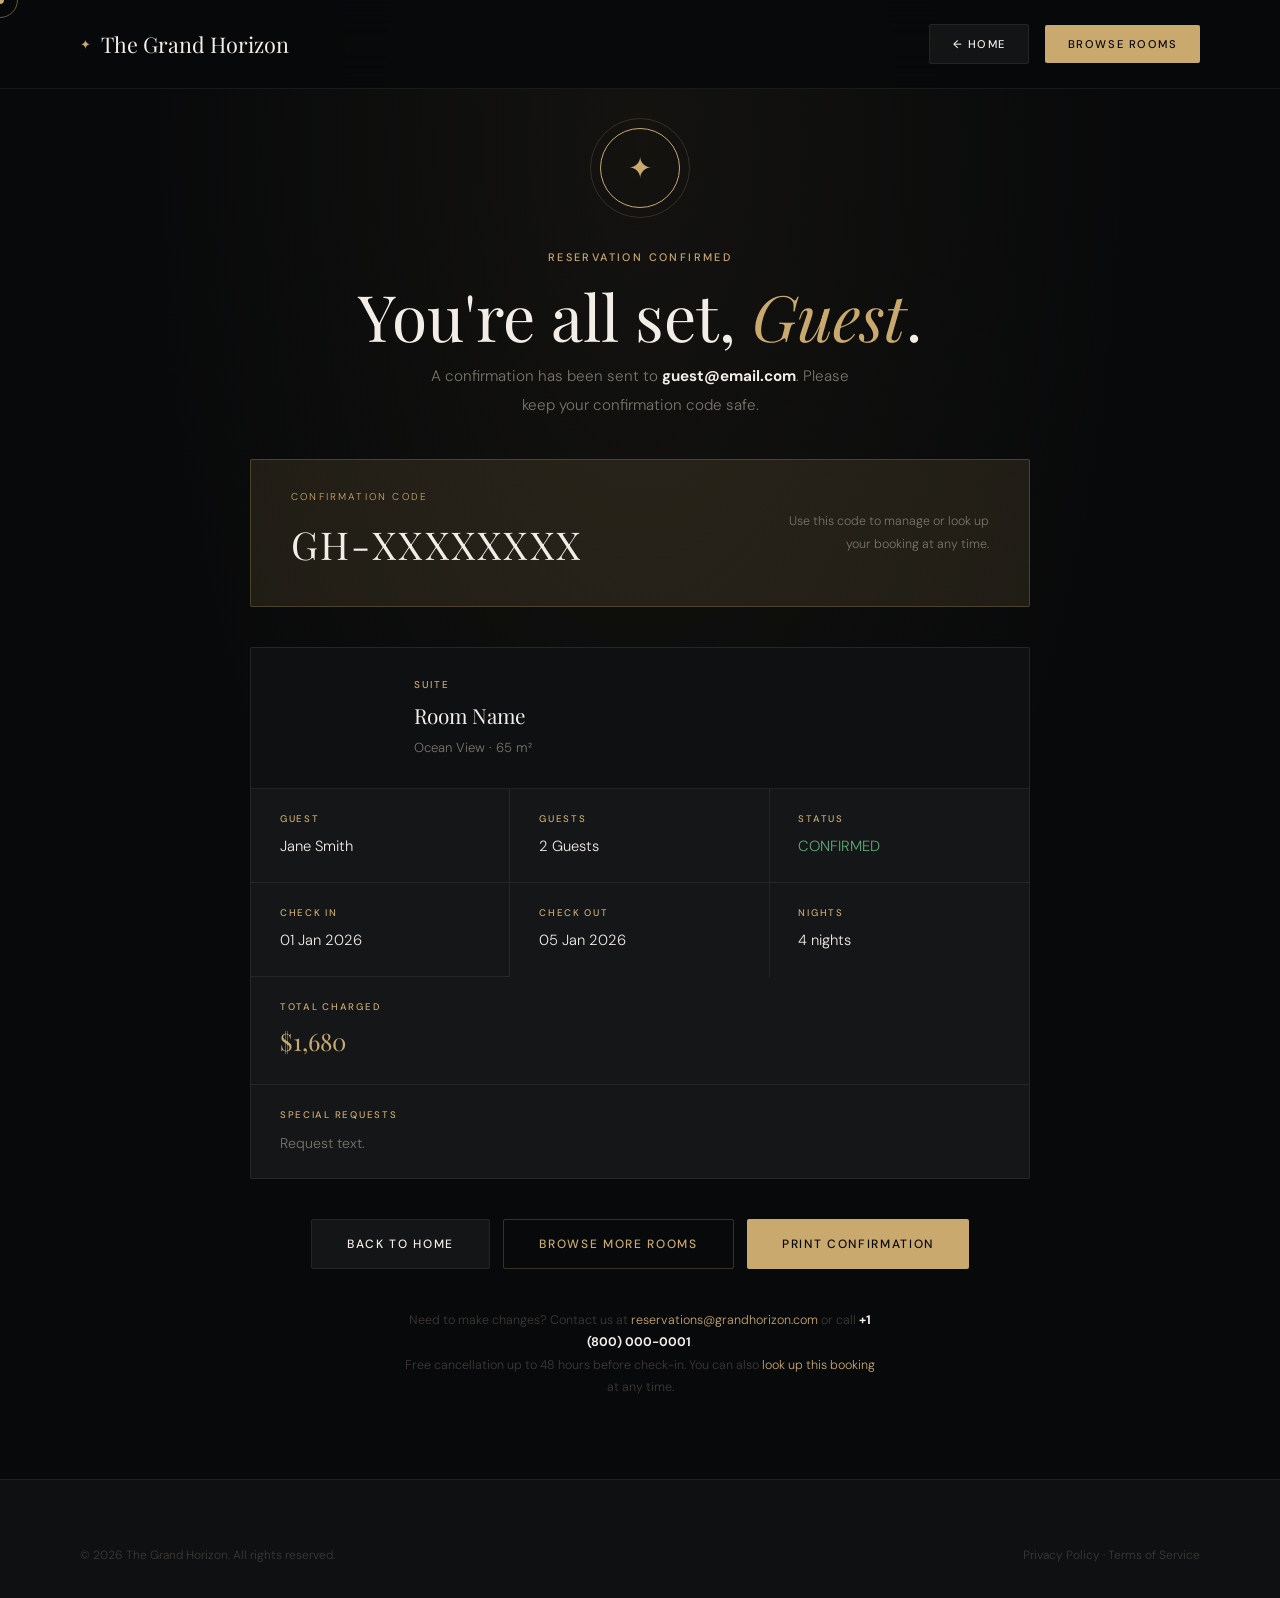
<file: testwebsite/src/main/resources/templates/booking-confirm.html>
<!DOCTYPE html>
<html lang="en" xmlns:th="http://www.thymeleaf.org">
<head>
    <meta charset="UTF-8"/>
    <meta name="viewport" content="width=device-width, initial-scale=1.0"/>
    <title th:text="${hotelName} + ' — Booking Confirmed'">The Grand Horizon — Booking Confirmed</title>
    <link rel="preconnect" href="https://fonts.googleapis.com"/>
    <link rel="preconnect" href="https://fonts.gstatic.com" crossorigin=""/>
    <link href="https://fonts.googleapis.com/css2?family=Playfair+Display:ital,wght@0,400;0,500;1,400;1,500&family=DM+Sans:wght@300;400;500&display=swap" rel="stylesheet"/>
    <style>
        :root{
            --gold:#c9a96e;--gold-light:#e8d5b0;--gold-dim:rgba(201,169,110,0.12);
            --gold-border:rgba(201,169,110,0.25);--bg:#08090a;--surface:#0f1012;
            --card:#141618;--border:rgba(255,255,255,0.07);--text:#f2ede6;
            --muted:#7a756c;--dim:#3d3a35;
            --display:'Playfair Display',Georgia,serif;--body:'DM Sans',sans-serif;
            --ease:cubic-bezier(0.25,0.46,0.45,0.94);
        }
        *,*::before,*::after{box-sizing:border-box;margin:0;padding:0;}
        body{background:var(--bg);color:var(--text);font-family:var(--body);font-weight:300;line-height:1.7;-webkit-font-smoothing:antialiased;cursor:none;min-height:100vh;display:flex;flex-direction:column;}
        a{color:inherit;text-decoration:none;transition:color 0.3s;}
        ul{list-style:none;}
        h1,h2,h3,h4{font-family:var(--display);font-weight:400;line-height:1.15;}
        p{color:var(--muted);font-size:0.93rem;line-height:1.85;}

        #cursorDot,#cursorRing{position:fixed;top:0;left:0;pointer-events:none;z-index:9999;}
        .cursor__dot{width:8px;height:8px;background:var(--gold);border-radius:50%;transform:translate(-50%,-50%);}
        .cursor__ring{width:36px;height:36px;border:1px solid rgba(201,169,110,0.5);border-radius:50%;transform:translate(-50%,-50%);transition:width 0.3s,height 0.3s;}

        .btn{display:inline-flex;align-items:center;gap:0.5rem;padding:0.85rem 2.2rem;font-family:var(--body);font-size:0.75rem;font-weight:500;letter-spacing:0.14em;text-transform:uppercase;border-radius:2px;transition:all 0.3s var(--ease);cursor:pointer;border:none;white-space:nowrap;}
        .btn--primary{background:var(--gold);color:#08090a;}
        .btn--primary:hover{background:var(--gold-light);transform:translateY(-2px);box-shadow:0 12px 32px rgba(201,169,110,0.25);}
        .btn--outline{background:transparent;color:var(--gold);border:1px solid var(--gold-border);}
        .btn--outline:hover{border-color:var(--gold);background:var(--gold-dim);transform:translateY(-2px);}
        .btn--ghost{background:rgba(255,255,255,0.05);color:var(--text);border:1px solid var(--border);}
        .btn--ghost:hover{background:rgba(255,255,255,0.1);transform:translateY(-2px);}

        /* Navbar */
        .navbar{position:fixed;top:0;left:0;right:0;z-index:1000;display:flex;align-items:center;justify-content:space-between;padding:1.5rem 5rem;background:rgba(8,9,10,0.92);backdrop-filter:blur(20px);border-bottom:1px solid var(--border);}
        .navbar__logo{font-family:var(--display);font-size:1.35rem;display:flex;align-items:center;gap:0.6rem;}
        .navbar__logo-mark{color:var(--gold);font-size:0.8rem;}
        .navbar__cta{display:flex;align-items:center;gap:1rem;}

        /* Main confirm area */
        .confirm-page{flex:1;display:flex;align-items:center;justify-content:center;padding:8rem 2rem 5rem;background:radial-gradient(ellipse at 50% 10%,rgba(201,169,110,0.06) 0%,transparent 55%);}

        .confirm-card{max-width:780px;width:100%;display:flex;flex-direction:column;align-items:center;gap:2.5rem;animation:fadeUp 0.8s var(--ease) both;}
        @keyframes fadeUp{from{opacity:0;transform:translateY(28px);}to{opacity:1;transform:translateY(0);}}

        /* Success icon with animated ring */
        .confirm-icon{position:relative;width:80px;height:80px;display:flex;align-items:center;justify-content:center;}
        .confirm-icon__ring{position:absolute;inset:0;border:1px solid var(--gold);border-radius:50%;animation:ringPulse 2.5s ease infinite;}
        .confirm-icon__ring2{position:absolute;inset:-10px;border:1px solid rgba(201,169,110,0.2);border-radius:50%;animation:ringPulse 2.5s ease 0.4s infinite;}
        @keyframes ringPulse{0%{opacity:1;transform:scale(1);}100%{opacity:0;transform:scale(1.3);}}
        .confirm-icon__mark{font-size:1.8rem;color:var(--gold);position:relative;z-index:1;}

        /* Header */
        .confirm-header{text-align:center;}
        .confirm-header__eyebrow{display:block;font-size:0.68rem;font-weight:500;letter-spacing:0.22em;text-transform:uppercase;color:var(--gold);margin-bottom:0.8rem;}
        .confirm-header h1{font-size:clamp(2.2rem,5vw,4rem);margin-bottom:0.6rem;}
        .confirm-header h1 em{font-style:italic;color:var(--gold);}
        .confirm-header p{font-size:0.95rem;max-width:420px;margin:0 auto;}
        .confirm-header p strong{color:var(--text);}

        /* Code badge */
        .confirm-code{width:100%;background:var(--gold-dim);border:1px solid var(--gold-border);border-radius:2px;padding:1.8rem 2.5rem;display:flex;align-items:center;justify-content:space-between;gap:2rem;flex-wrap:wrap;}
        .confirm-code__label{font-size:0.62rem;letter-spacing:0.22em;text-transform:uppercase;color:var(--gold);display:block;margin-bottom:0.4rem;}
        .confirm-code__value{font-family:var(--display);font-size:2.4rem;font-weight:300;color:var(--text);letter-spacing:0.06em;}
        .confirm-code__tip{font-size:0.78rem;color:var(--muted);max-width:220px;text-align:right;}

        /* Detail panel */
        .confirm-details{width:100%;background:var(--card);border:1px solid var(--border);border-radius:2px;overflow:hidden;}

        .confirm-room{display:flex;align-items:center;gap:1.5rem;padding:1.8rem;background:var(--surface);border-bottom:1px solid var(--border);}
        .confirm-room__img{width:110px;height:80px;border-radius:2px;background-size:cover;background-position:center;flex-shrink:0;}
        .confirm-room__type{font-size:0.62rem;letter-spacing:0.18em;text-transform:uppercase;color:var(--gold);display:block;margin-bottom:0.3rem;font-weight:500;}
        .confirm-room__name{font-family:var(--display);font-size:1.3rem;font-weight:400;margin-bottom:0.2rem;}
        .confirm-room__meta{font-size:0.82rem;color:var(--muted);}

        .confirm-grid{display:grid;grid-template-columns:repeat(3,1fr);}
        .confirm-cell{padding:1.4rem 1.8rem;border-right:1px solid var(--border);border-bottom:1px solid var(--border);}
        .confirm-cell:nth-child(3n){border-right:none;}
        .confirm-cell:nth-last-child(-n+3){border-bottom:none;}
        .confirm-cell__label{font-size:0.6rem;letter-spacing:0.18em;text-transform:uppercase;color:var(--gold);display:block;margin-bottom:0.3rem;font-weight:500;}
        .confirm-cell__value{font-size:0.92rem;color:var(--text);}
        .confirm-cell--highlight .confirm-cell__value{font-family:var(--display);font-size:1.5rem;color:var(--gold);}

        .confirm-requests{padding:1.4rem 1.8rem;border-top:1px solid var(--border);}
        .confirm-requests__label{font-size:0.6rem;letter-spacing:0.18em;text-transform:uppercase;color:var(--gold);display:block;margin-bottom:0.4rem;font-weight:500;}
        .confirm-requests p{font-size:0.88rem;}

        /* Actions */
        .confirm-actions{display:flex;gap:0.8rem;flex-wrap:wrap;justify-content:center;}

        /* Note */
        .confirm-note{font-size:0.78rem;color:var(--dim);text-align:center;line-height:1.8;max-width:480px;}
        .confirm-note a{color:var(--gold);}
        .confirm-note a:hover{color:var(--gold-light);}

        /* Footer */
        .footer{background:var(--surface);border-top:1px solid var(--border);padding:4rem 5rem 2rem;}
        .footer__bottom{max-width:1300px;margin:0 auto;display:flex;align-items:center;justify-content:space-between;}
        .footer__bottom p{font-size:0.75rem;color:var(--dim);}

        ::-webkit-scrollbar{width:5px;}::-webkit-scrollbar-track{background:var(--bg);}::-webkit-scrollbar-thumb{background:var(--dim);border-radius:3px;}::-webkit-scrollbar-thumb:hover{background:var(--gold);}

        @media print{
            .navbar,.confirm-actions,.confirm-note,.footer,#cursorDot,#cursorRing{display:none!important;}
            .confirm-page{padding-top:2rem;}
            body{background:#fff;color:#000;}
            .confirm-card,.confirm-code,.confirm-details{background:#fff;border-color:#ddd;}
            .confirm-code__value,.confirm-cell--highlight .confirm-cell__value{color:#b8902a;}
        }

        @media(max-width:768px){
            .navbar{padding-left:1.5rem;padding-right:1.5rem;}
            .confirm-page{padding-left:1.5rem;padding-right:1.5rem;}
            .confirm-code{flex-direction:column;gap:0.8rem;}
            .confirm-code__tip{text-align:left;}
            .confirm-grid{grid-template-columns:1fr 1fr;}
            .confirm-cell:nth-child(3n){border-right:1px solid var(--border);}
            .confirm-cell:nth-child(2n){border-right:none;}
            .confirm-actions{flex-direction:column;width:100%;}
            .confirm-actions .btn{width:100%;justify-content:center;}
            .footer{padding:2rem 1.5rem;}
            .footer__bottom{flex-direction:column;gap:0.6rem;text-align:center;}
        }
    </style>
</head>
<body>

<div id="cursorDot"><div class="cursor__dot"></div></div>
<div id="cursorRing"><div class="cursor__ring"></div></div>

<!-- NAVBAR -->
<nav class="navbar">
    <a th:href="@{/}" class="navbar__logo"><span class="navbar__logo-mark">✦</span><span th:text="${hotelName}">The Grand Horizon</span></a>
    <div class="navbar__cta">
        <a th:href="@{/}" class="btn btn--ghost" style="padding:0.6rem 1.4rem;font-size:0.7rem;">← Home</a>
        <a th:href="@{/rooms}" class="btn btn--primary" style="padding:0.6rem 1.4rem;font-size:0.7rem;">Browse Rooms</a>
    </div>
</nav>

<!-- CONFIRMATION -->
<div class="confirm-page">
    <div class="confirm-card">

        <!-- Icon -->
        <div class="confirm-icon">
            <div class="confirm-icon__ring"></div>
            <div class="confirm-icon__ring2"></div>
            <span class="confirm-icon__mark">✦</span>
        </div>

        <!-- Header -->
        <div class="confirm-header">
            <span class="confirm-header__eyebrow">Reservation Confirmed</span>
            <h1>You're all set, <em th:text="${booking.guest.firstName}">Guest</em>.</h1>
            <p>A confirmation has been sent to <strong th:text="${booking.guest.email}">guest@email.com</strong>. Please keep your confirmation code safe.</p>
        </div>

        <!-- Confirmation Code -->
        <div class="confirm-code">
            <div>
                <span class="confirm-code__label">Confirmation Code</span>
                <span class="confirm-code__value" th:text="${booking.confirmationCode}">GH-XXXXXXXX</span>
            </div>
            <p class="confirm-code__tip">Use this code to manage or look up your booking at any time.</p>
        </div>

        <!-- Detail Panel -->
        <div class="confirm-details">

            <!-- Room row -->
            <div class="confirm-room">
                <div class="confirm-room__img" th:style="'background-image:url(' + ${booking.room.imageUrl} + ')'"></div>
                <div>
                    <span class="confirm-room__type" th:text="${booking.room.type}">Suite</span>
                    <div class="confirm-room__name" th:text="${booking.room.name}">Room Name</div>
                    <div class="confirm-room__meta" th:text="${booking.room.view} + ' View · ' + ${booking.room.sizeSqm} + ' m² · ' + ${booking.room.bedCount} + ' ' + ${booking.room.bedType} + ' Bed'">Ocean View · 65 m²</div>
                </div>
            </div>

            <!-- Data grid -->
            <div class="confirm-grid">
                <div class="confirm-cell">
                    <span class="confirm-cell__label">Guest</span>
                    <span class="confirm-cell__value" th:text="${booking.guest.fullName}">Jane Smith</span>
                </div>
                <div class="confirm-cell">
                    <span class="confirm-cell__label">Guests</span>
                    <span class="confirm-cell__value" th:text="${booking.guestCount} + (${booking.guestCount} == 1 ? ' Guest' : ' Guests')">2 Guests</span>
                </div>
                <div class="confirm-cell">
                    <span class="confirm-cell__label">Status</span>
                    <span class="confirm-cell__value" style="color:#5cad78;" th:text="${booking.status}">CONFIRMED</span>
                </div>
                <div class="confirm-cell">
                    <span class="confirm-cell__label">Check In</span>
                    <span class="confirm-cell__value" th:text="${#temporals.format(booking.checkIn,'dd MMM yyyy')}">01 Jan 2026</span>
                </div>
                <div class="confirm-cell">
                    <span class="confirm-cell__label">Check Out</span>
                    <span class="confirm-cell__value" th:text="${#temporals.format(booking.checkOut,'dd MMM yyyy')}">05 Jan 2026</span>
                </div>
                <div class="confirm-cell">
                    <span class="confirm-cell__label">Nights</span>
                    <span class="confirm-cell__value" th:text="${booking.nights} + (${booking.nights} == 1 ? ' night' : ' nights')">4 nights</span>
                </div>
                <div class="confirm-cell confirm-cell--highlight" style="grid-column:1/-1;border-right:none;">
                    <span class="confirm-cell__label">Total Charged</span>
                    <span class="confirm-cell__value" th:text="'$' + ${#numbers.formatDecimal(booking.totalPrice,0,'COMMA',0,'POINT')}">$1,680</span>
                </div>
            </div>

            <!-- Special requests -->
            <div class="confirm-requests" th:if="${booking.specialRequests != null and !booking.specialRequests.isBlank()}">
                <span class="confirm-requests__label">Special Requests</span>
                <p th:text="${booking.specialRequests}">Request text.</p>
            </div>

        </div>

        <!-- Actions -->
        <div class="confirm-actions">
            <a th:href="@{/}" class="btn btn--ghost">Back to Home</a>
            <a th:href="@{/rooms}" class="btn btn--outline">Browse More Rooms</a>
            <button onclick="window.print()" class="btn btn--primary">Print Confirmation</button>
        </div>

        <!-- Note -->
        <p class="confirm-note">
            Need to make changes? Contact us at
            <a href="mailto:reservations@grandhorizon.com">reservations@grandhorizon.com</a>
            or call <strong style="color:var(--text);">+1 (800) 000-0001</strong>.<br/>
            Free cancellation up to 48 hours before check-in. You can also
            <a th:href="@{/booking/lookup}">look up this booking</a> at any time.
        </p>

    </div>
</div>

<!-- FOOTER -->
<footer class="footer">
    <div class="footer__bottom">
        <p>&copy; 2026 <span th:text="${hotelName}">The Grand Horizon</span>. All rights reserved.</p>
        <p>Privacy Policy · Terms of Service</p>
    </div>
</footer>

<script>
    const dot=document.getElementById('cursorDot'),ring=document.getElementById('cursorRing');
    let mx=0,my=0,rx=0,ry=0;
    document.addEventListener('mousemove',e=>{mx=e.clientX;my=e.clientY;dot.style.left=mx+'px';dot.style.top=my+'px';});
    (function anim(){rx+=(mx-rx)*0.12;ry+=(my-ry)*0.12;ring.style.left=rx+'px';ring.style.top=ry+'px';requestAnimationFrame(anim);})();
</script>
</body>
</html>
</file>
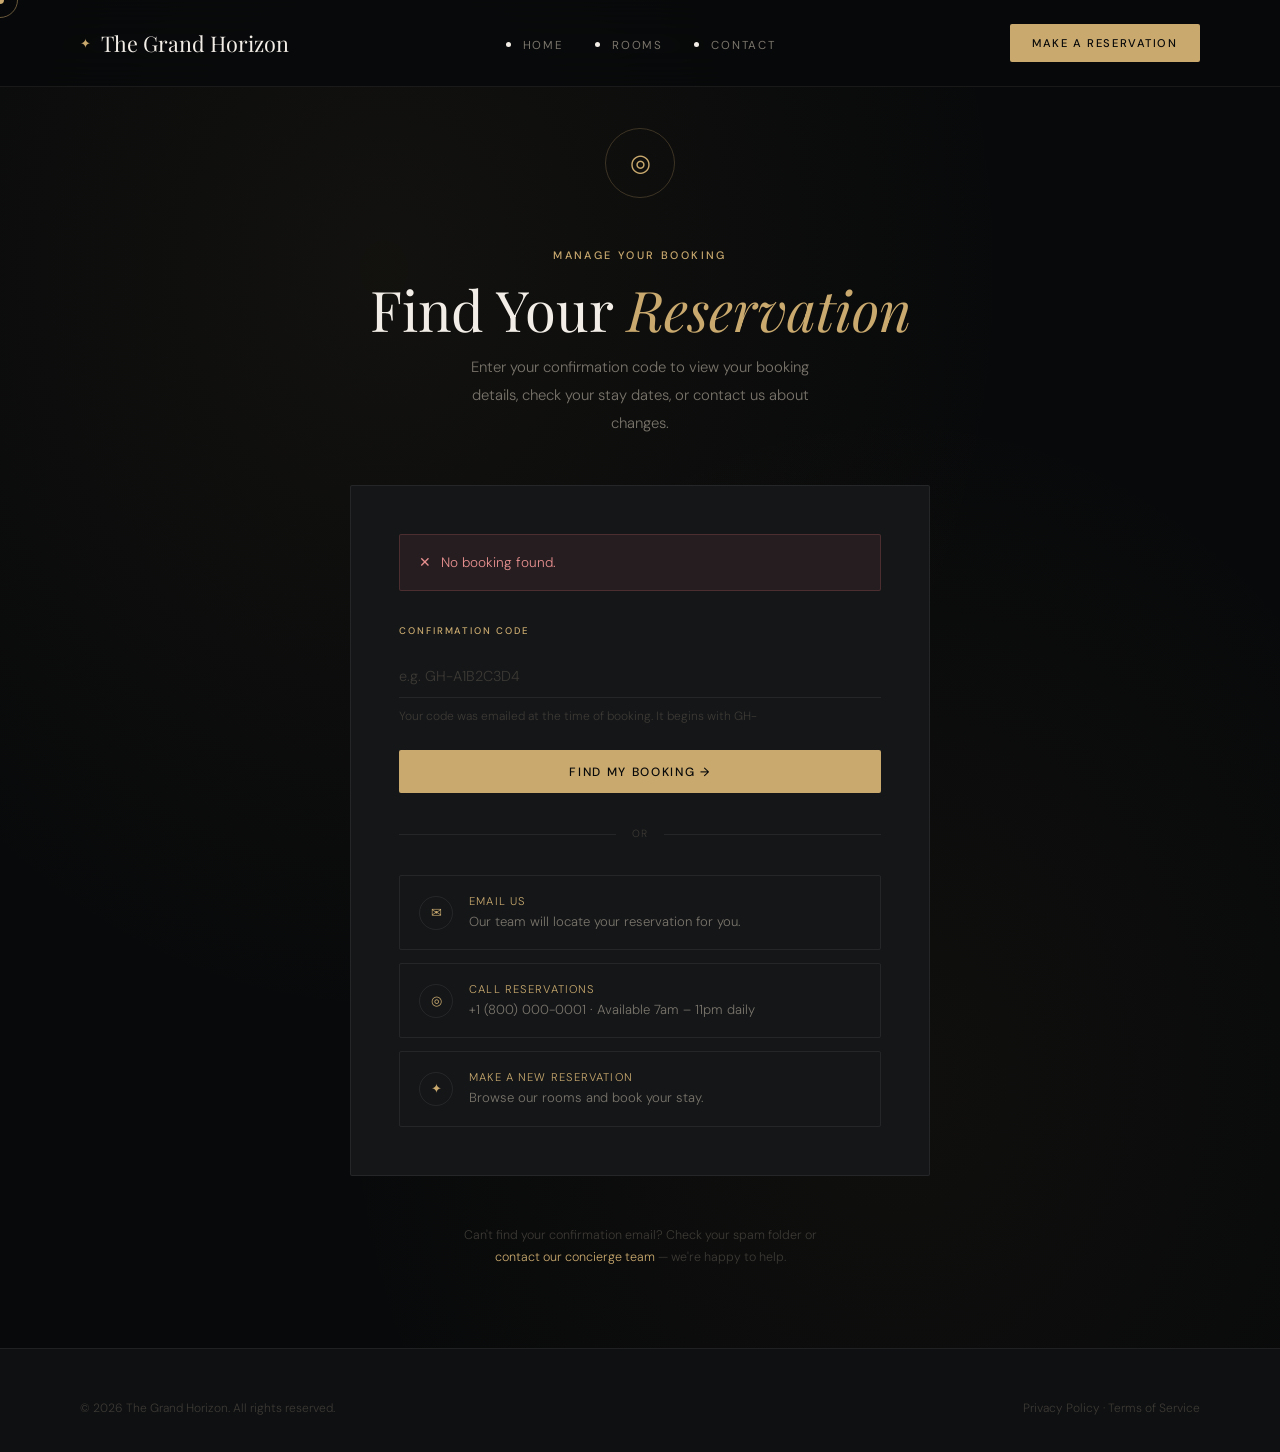
<file: testwebsite/src/main/resources/templates/booking-lookup.html>
<!DOCTYPE html>
<html lang="en" xmlns:th="http://www.thymeleaf.org">
<head>
    <meta charset="UTF-8"/>
    <meta name="viewport" content="width=device-width, initial-scale=1.0"/>
    <title th:text="${hotelName} + ' — Find Your Booking'">The Grand Horizon — Find Your Booking</title>
    <link rel="preconnect" href="https://fonts.googleapis.com"/>
    <link rel="preconnect" href="https://fonts.gstatic.com" crossorigin=""/>
    <link href="https://fonts.googleapis.com/css2?family=Playfair+Display:ital,wght@0,400;0,500;1,400;1,500&family=DM+Sans:wght@300;400;500&display=swap" rel="stylesheet"/>
    <style>
        :root{
            --gold:#c9a96e;--gold-light:#e8d5b0;--gold-dim:rgba(201,169,110,0.12);
            --gold-border:rgba(201,169,110,0.25);--bg:#08090a;--surface:#0f1012;
            --card:#141618;--border:rgba(255,255,255,0.07);--text:#f2ede6;
            --muted:#7a756c;--dim:#3d3a35;
            --display:'Playfair Display',Georgia,serif;--body:'DM Sans',sans-serif;
            --ease:cubic-bezier(0.25,0.46,0.45,0.94);
        }
        *,*::before,*::after{box-sizing:border-box;margin:0;padding:0;}
        body{background:var(--bg);color:var(--text);font-family:var(--body);font-weight:300;line-height:1.7;-webkit-font-smoothing:antialiased;cursor:none;min-height:100vh;display:flex;flex-direction:column;}
        a{color:inherit;text-decoration:none;transition:color 0.3s;}
        h1,h2,h3{font-family:var(--display);font-weight:400;line-height:1.15;}
        p{color:var(--muted);font-size:0.93rem;line-height:1.85;}

        #cursorDot,#cursorRing{position:fixed;top:0;left:0;pointer-events:none;z-index:9999;}
        .cursor__dot{width:8px;height:8px;background:var(--gold);border-radius:50%;transform:translate(-50%,-50%);}
        .cursor__ring{width:36px;height:36px;border:1px solid rgba(201,169,110,0.5);border-radius:50%;transform:translate(-50%,-50%);transition:width 0.3s,height 0.3s;}

        .btn{display:inline-flex;align-items:center;gap:0.5rem;padding:0.85rem 2.2rem;font-family:var(--body);font-size:0.75rem;font-weight:500;letter-spacing:0.14em;text-transform:uppercase;border-radius:2px;transition:all 0.3s var(--ease);cursor:pointer;border:none;white-space:nowrap;}
        .btn--primary{background:var(--gold);color:#08090a;}
        .btn--primary:hover{background:var(--gold-light);transform:translateY(-2px);box-shadow:0 12px 32px rgba(201,169,110,0.25);}
        .btn--ghost{background:rgba(255,255,255,0.05);color:var(--text);border:1px solid var(--border);}
        .btn--ghost:hover{background:rgba(255,255,255,0.1);transform:translateY(-2px);}
        .btn--full{width:100%;justify-content:center;}

        /* Navbar */
        .navbar{position:fixed;top:0;left:0;right:0;z-index:1000;display:flex;align-items:center;justify-content:space-between;padding:1.5rem 5rem;background:rgba(8,9,10,0.92);backdrop-filter:blur(20px);border-bottom:1px solid var(--border);}
        .navbar__logo{font-family:var(--display);font-size:1.35rem;display:flex;align-items:center;gap:0.6rem;}
        .navbar__logo-mark{color:var(--gold);font-size:0.8rem;}
        .navbar__logo:hover{color:var(--gold-light);}
        .navbar__links{display:flex;align-items:center;gap:3rem;}
        .navbar__links a{font-size:0.72rem;font-weight:400;letter-spacing:0.16em;text-transform:uppercase;color:var(--muted);position:relative;padding-bottom:3px;}
        .navbar__links a::after{content:'';position:absolute;bottom:0;left:0;width:0;height:1px;background:var(--gold);transition:width 0.3s;}
        .navbar__links a:hover{color:var(--text);}
        .navbar__links a:hover::after{width:100%;}
        .navbar__cta{display:flex;align-items:center;gap:1rem;}
        .navbar__toggle{display:none;flex-direction:column;gap:6px;background:none;border:none;cursor:pointer;padding:4px;}
        .navbar__toggle span{display:block;width:26px;height:1px;background:var(--text);}

        /* Page */
        .lookup-page{
            flex:1;display:flex;align-items:center;justify-content:center;
            padding:8rem 2rem 5rem;
            background:
                radial-gradient(ellipse at 30% 20%,rgba(201,169,110,0.05) 0%,transparent 50%),
                radial-gradient(ellipse at 70% 80%,rgba(201,169,110,0.04) 0%,transparent 45%);
        }

        .lookup-wrap{max-width:580px;width:100%;display:flex;flex-direction:column;align-items:center;gap:3rem;animation:fadeUp 0.8s var(--ease) both;}
        @keyframes fadeUp{from{opacity:0;transform:translateY(28px);}to{opacity:1;transform:translateY(0);}}

        /* Icon */
        .lookup-icon{width:70px;height:70px;border:1px solid var(--gold-border);border-radius:50%;display:flex;align-items:center;justify-content:center;font-size:1.5rem;color:var(--gold);}

        /* Header */
        .lookup-header{text-align:center;}
        .lookup-eyebrow{display:block;font-size:0.68rem;font-weight:500;letter-spacing:0.22em;text-transform:uppercase;color:var(--gold);margin-bottom:0.8rem;}
        .lookup-header h1{font-size:clamp(2rem,5vw,3.5rem);margin-bottom:0.8rem;}
        .lookup-header h1 em{font-style:italic;color:var(--gold);}
        .lookup-header p{max-width:380px;margin:0 auto;}

        /* Card */
        .lookup-card{width:100%;background:var(--card);border:1px solid var(--border);border-radius:2px;padding:3rem;display:flex;flex-direction:column;gap:2rem;}

        /* Error */
        .lookup-error{background:rgba(192,96,96,0.1);border:1px solid rgba(192,96,96,0.25);color:#e89090;padding:1rem 1.2rem;border-radius:2px;font-size:0.85rem;display:flex;align-items:center;gap:0.6rem;}
        .lookup-error::before{content:'✕';flex-shrink:0;}

        /* Form */
        .lookup-form{display:flex;flex-direction:column;gap:1.5rem;}
        .form-field{display:flex;flex-direction:column;gap:0.5rem;}
        .form-field label{font-size:0.6rem;letter-spacing:0.2em;text-transform:uppercase;color:var(--gold);font-weight:500;}
        .form-field input{background:transparent;border:none;border-bottom:1px solid var(--border);color:var(--text);font-family:var(--display);font-size:1.4rem;font-weight:300;letter-spacing:0.06em;padding:0.6rem 0;outline:none;transition:border-color 0.3s;width:100%;text-transform:uppercase;}
        .form-field input::placeholder{color:var(--dim);font-family:var(--body);font-size:0.9rem;letter-spacing:0;text-transform:none;}
        .form-field input:focus{border-color:var(--gold);}
        .form-field__hint{font-size:0.75rem;color:var(--dim);}

        /* Divider */
        .lookup-divider{display:flex;align-items:center;gap:1rem;}
        .lookup-divider::before,.lookup-divider::after{content:'';flex:1;height:1px;background:var(--border);}
        .lookup-divider span{font-size:0.65rem;color:var(--dim);letter-spacing:0.1em;text-transform:uppercase;}

        /* Alt options */
        .lookup-alt{display:flex;flex-direction:column;gap:0.8rem;}
        .lookup-alt-btn{display:flex;align-items:center;gap:1rem;padding:1rem 1.2rem;border:1px solid var(--border);border-radius:2px;transition:border-color 0.2s,background 0.2s;font-size:0.82rem;}
        .lookup-alt-btn:hover{border-color:var(--gold-border);background:var(--gold-dim);}
        .lookup-alt-btn__icon{width:34px;height:34px;border:1px solid var(--border);border-radius:50%;display:flex;align-items:center;justify-content:center;font-size:0.8rem;color:var(--gold);flex-shrink:0;}
        .lookup-alt-btn__body span{display:block;}
        .lookup-alt-btn__label{font-size:0.7rem;letter-spacing:0.1em;text-transform:uppercase;color:var(--gold);}
        .lookup-alt-btn__desc{color:var(--muted);}

        /* Help note */
        .lookup-help{font-size:0.78rem;color:var(--dim);text-align:center;line-height:1.8;}
        .lookup-help a{color:var(--gold);}
        .lookup-help a:hover{color:var(--gold-light);}

        /* Footer */
        .footer{background:var(--surface);border-top:1px solid var(--border);padding:3rem 5rem 2rem;}
        .footer__bottom{max-width:1300px;margin:0 auto;display:flex;align-items:center;justify-content:space-between;}
        .footer__bottom p{font-size:0.75rem;color:var(--dim);}

        ::-webkit-scrollbar{width:5px;}::-webkit-scrollbar-track{background:var(--bg);}::-webkit-scrollbar-thumb{background:var(--dim);border-radius:3px;}::-webkit-scrollbar-thumb:hover{background:var(--gold);}

        @media(max-width:768px){
            .navbar{padding-left:1.5rem;padding-right:1.5rem;}
            .navbar__links{display:none;}
            .navbar__toggle{display:flex;}
            .lookup-card{padding:2rem;}
            .footer{padding:2rem 1.5rem;}
            .footer__bottom{flex-direction:column;gap:0.6rem;text-align:center;}
        }
    </style>
</head>
<body>

<div id="cursorDot"><div class="cursor__dot"></div></div>
<div id="cursorRing"><div class="cursor__ring"></div></div>

<!-- NAVBAR -->
<nav class="navbar">
    <a th:href="@{/}" class="navbar__logo"><span class="navbar__logo-mark">✦</span><span th:text="${hotelName}">The Grand Horizon</span></a>
    <ul class="navbar__links">
        <li><a th:href="@{/}">Home</a></li>
        <li><a th:href="@{/rooms}">Rooms</a></li>
        <li><a th:href="@{/contact}">Contact</a></li>
    </ul>
    <div class="navbar__cta">
        <a th:href="@{/booking}" class="btn btn--primary" style="padding:0.6rem 1.4rem;font-size:0.7rem;">Make a Reservation</a>
    </div>
    <button class="navbar__toggle" id="navToggle"><span></span><span></span><span></span></button>
</nav>

<!-- LOOKUP PAGE -->
<div class="lookup-page">
    <div class="lookup-wrap">

        <!-- Icon -->
        <div class="lookup-icon">◎</div>

        <!-- Header -->
        <div class="lookup-header">
            <span class="lookup-eyebrow">Manage Your Booking</span>
            <h1>Find Your <em>Reservation</em></h1>
            <p>Enter your confirmation code to view your booking details, check your stay dates, or contact us about changes.</p>
        </div>

        <!-- Card -->
        <div class="lookup-card">

            <!-- Error -->
            <div class="lookup-error" th:if="${error}" th:text="${error}">No booking found.</div>

            <!-- Form -->
            <form class="lookup-form" th:action="@{/booking/lookup}" method="post">
                <div class="form-field">
                    <label for="code">Confirmation Code</label>
                    <input type="text" id="code" name="code"
                           placeholder="e.g. GH-A1B2C3D4"
                           autocomplete="off"
                           required/>
                    <span class="form-field__hint">Your code was emailed at the time of booking. It begins with GH-</span>
                </div>
                <button type="submit" class="btn btn--primary btn--full">Find My Booking →</button>
            </form>

            <!-- Divider -->
            <div class="lookup-divider"><span>or</span></div>

            <!-- Alt options -->
            <div class="lookup-alt">
                <a th:href="@{/contact}" class="lookup-alt-btn">
                    <div class="lookup-alt-btn__icon">✉</div>
                    <div class="lookup-alt-btn__body">
                        <span class="lookup-alt-btn__label">Email Us</span>
                        <span class="lookup-alt-btn__desc">Our team will locate your reservation for you.</span>
                    </div>
                </a>
                <a href="tel:+18000000001" class="lookup-alt-btn">
                    <div class="lookup-alt-btn__icon">◎</div>
                    <div class="lookup-alt-btn__body">
                        <span class="lookup-alt-btn__label">Call Reservations</span>
                        <span class="lookup-alt-btn__desc">+1 (800) 000-0001 · Available 7am – 11pm daily</span>
                    </div>
                </a>
                <a th:href="@{/booking}" class="lookup-alt-btn">
                    <div class="lookup-alt-btn__icon">✦</div>
                    <div class="lookup-alt-btn__body">
                        <span class="lookup-alt-btn__label">Make a New Reservation</span>
                        <span class="lookup-alt-btn__desc">Browse our rooms and book your stay.</span>
                    </div>
                </a>
            </div>

        </div>

        <!-- Help note -->
        <p class="lookup-help">
            Can't find your confirmation email? Check your spam folder or<br/>
            <a th:href="@{/contact}">contact our concierge team</a> — we're happy to help.
        </p>

    </div>
</div>

<!-- FOOTER -->
<footer class="footer">
    <div class="footer__bottom">
        <p>&copy; 2026 <span th:text="${hotelName}">The Grand Horizon</span>. All rights reserved.</p>
        <p>Privacy Policy · Terms of Service</p>
    </div>
</footer>

<script>
    const dot=document.getElementById('cursorDot'),ring=document.getElementById('cursorRing');
    let mx=0,my=0,rx=0,ry=0;
    document.addEventListener('mousemove',e=>{mx=e.clientX;my=e.clientY;dot.style.left=mx+'px';dot.style.top=my+'px';});
    (function anim(){rx+=(mx-rx)*0.12;ry+=(my-ry)*0.12;ring.style.left=rx+'px';ring.style.top=ry+'px';requestAnimationFrame(anim);})();
    document.getElementById('navToggle')?.addEventListener('click',()=>document.querySelector('.navbar')?.classList.toggle('open'));
    // Auto-uppercase the code input
    document.getElementById('code')?.addEventListener('input',function(){this.value=this.value.toUpperCase();});
</script>
</body>
</html>
</file>
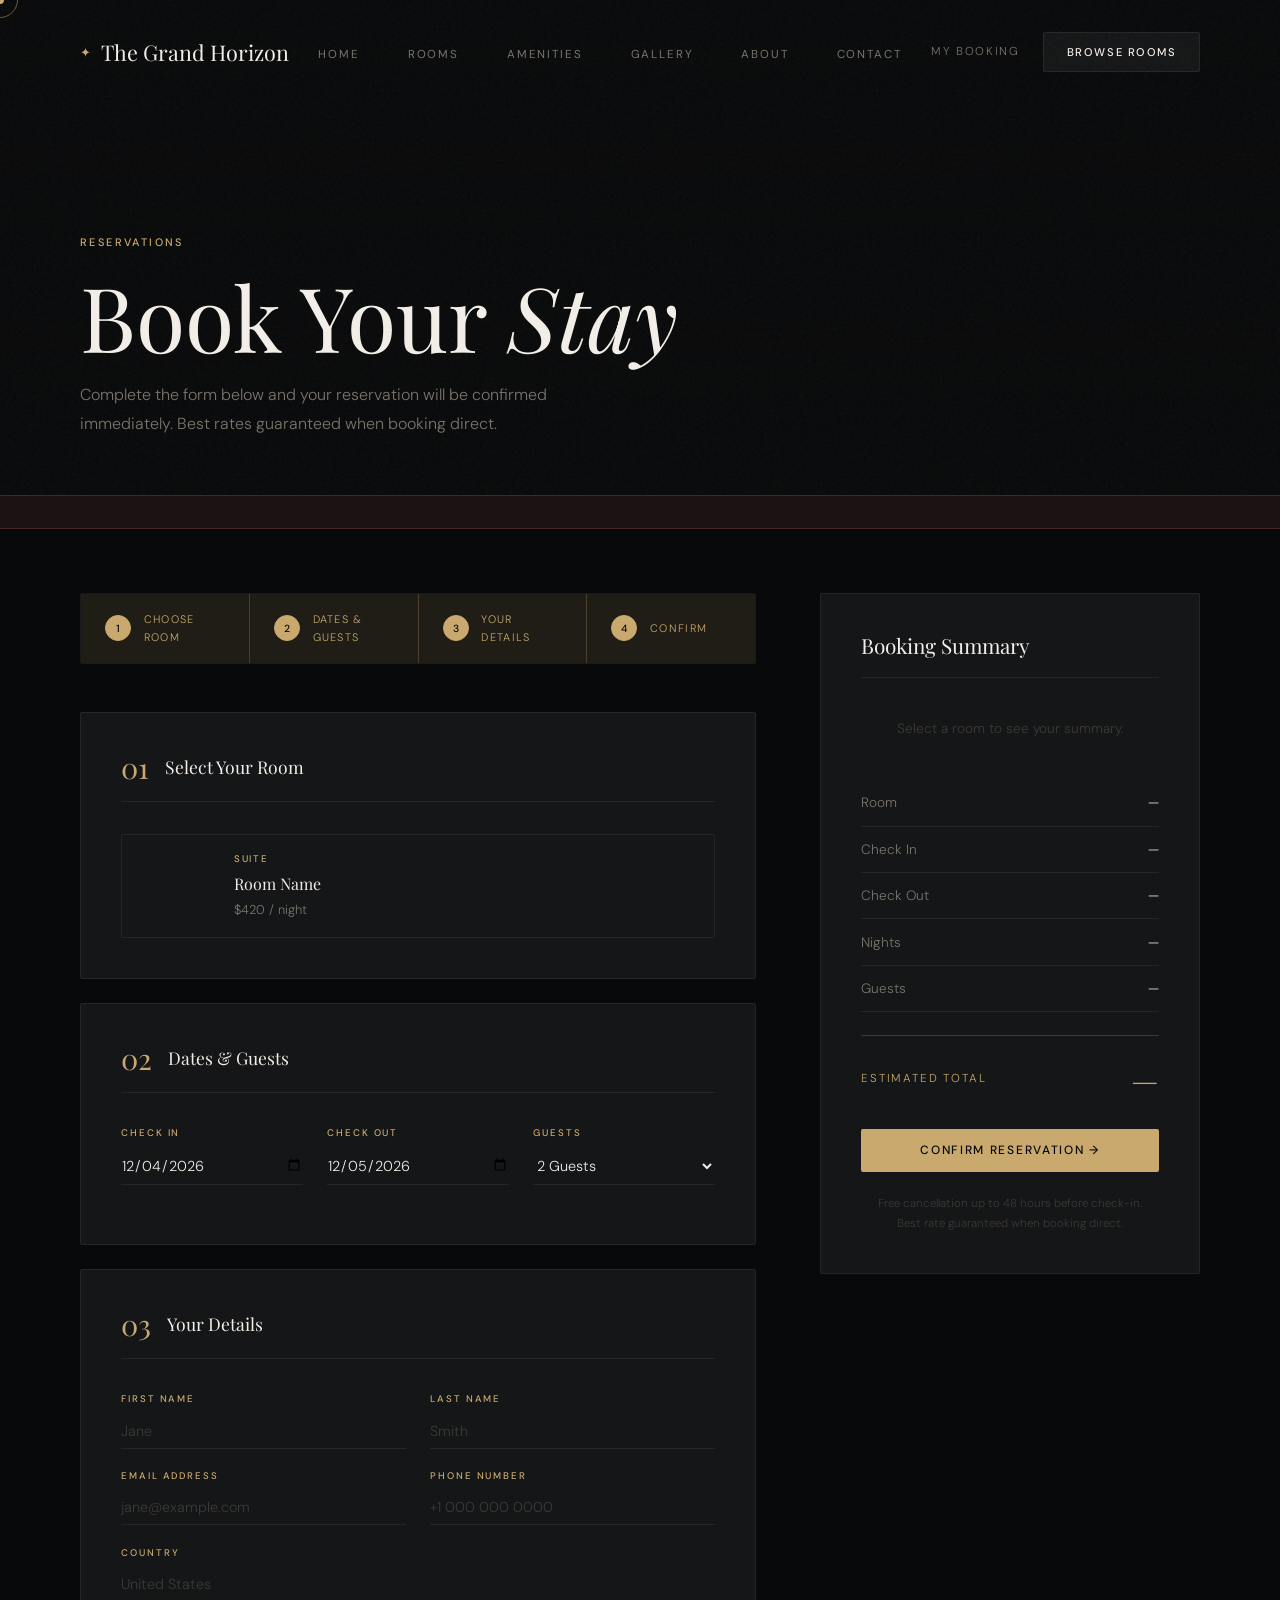
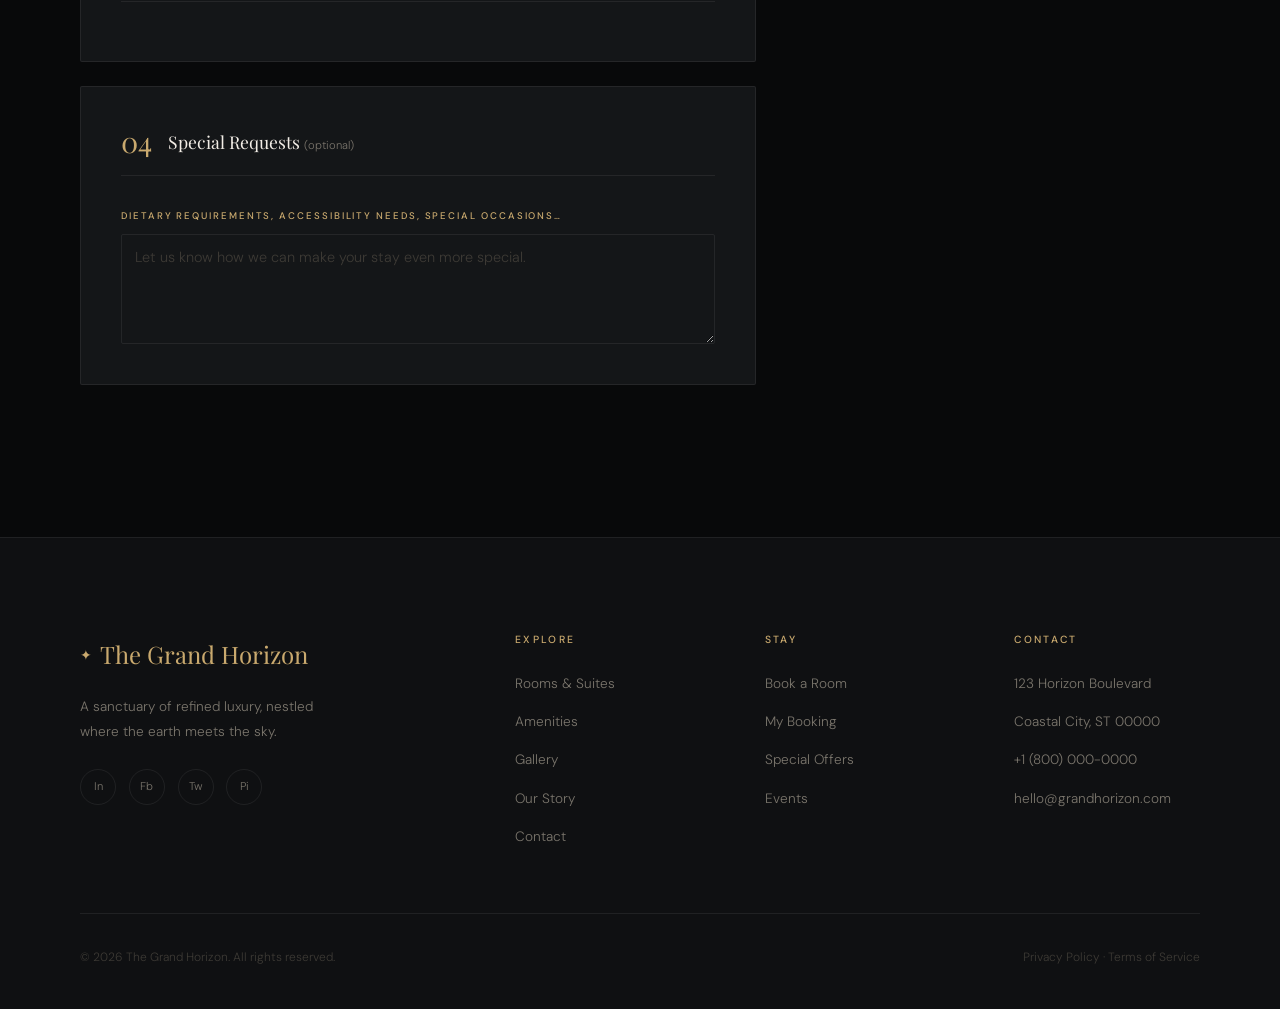
<file: testwebsite/src/main/resources/templates/booking.html>
<!DOCTYPE html>
<html lang="en" xmlns:th="http://www.thymeleaf.org">
<head>
    <meta charset="UTF-8"/>
    <meta name="viewport" content="width=device-width, initial-scale=1.0"/>
    <title th:text="${hotelName} + ' — Book Your Stay'">The Grand Horizon — Book Your Stay</title>
    <link rel="preconnect" href="https://fonts.googleapis.com"/>
    <link rel="preconnect" href="https://fonts.gstatic.com" crossorigin=""/>
    <link href="https://fonts.googleapis.com/css2?family=Playfair+Display:ital,wght@0,400;0,500;1,400;1,500&family=DM+Sans:wght@300;400;500&display=swap" rel="stylesheet"/>
    <style>
        :root{
            --gold:#c9a96e;--gold-light:#e8d5b0;--gold-dim:rgba(201,169,110,0.12);
            --gold-border:rgba(201,169,110,0.25);--bg:#08090a;--surface:#0f1012;
            --card:#141618;--border:rgba(255,255,255,0.07);--text:#f2ede6;
            --muted:#7a756c;--dim:#3d3a35;
            --display:'Playfair Display',Georgia,serif;--body:'DM Sans',sans-serif;
            --ease:cubic-bezier(0.25,0.46,0.45,0.94);
        }
        *,*::before,*::after{box-sizing:border-box;margin:0;padding:0;}
        html{scroll-behavior:smooth;}
        body{background:var(--bg);color:var(--text);font-family:var(--body);font-weight:300;line-height:1.7;-webkit-font-smoothing:antialiased;cursor:none;}
        a{color:inherit;text-decoration:none;transition:color 0.3s;}
        ul{list-style:none;}
        h1,h2,h3,h4{font-family:var(--display);font-weight:400;line-height:1.15;}
        h1{font-size:clamp(3rem,7vw,6rem);}
        h2{font-size:clamp(1.6rem,3vw,2.6rem);}
        p{color:var(--muted);font-size:0.93rem;line-height:1.85;}

        #cursorDot,#cursorRing{position:fixed;top:0;left:0;pointer-events:none;z-index:9999;}
        .cursor__dot{width:8px;height:8px;background:var(--gold);border-radius:50%;transform:translate(-50%,-50%);}
        .cursor__ring{width:36px;height:36px;border:1px solid rgba(201,169,110,0.5);border-radius:50%;transform:translate(-50%,-50%);transition:width 0.3s,height 0.3s;}

        .btn{display:inline-flex;align-items:center;gap:0.5rem;padding:0.85rem 2.2rem;font-family:var(--body);font-size:0.75rem;font-weight:500;letter-spacing:0.14em;text-transform:uppercase;border-radius:2px;transition:all 0.3s var(--ease);cursor:pointer;border:none;white-space:nowrap;}
        .btn--primary{background:var(--gold);color:#08090a;}
        .btn--primary:hover{background:var(--gold-light);transform:translateY(-2px);box-shadow:0 12px 32px rgba(201,169,110,0.25);}
        .btn--ghost{background:rgba(255,255,255,0.05);color:var(--text);border:1px solid var(--border);}
        .btn--ghost:hover{background:rgba(255,255,255,0.1);transform:translateY(-2px);}
        .btn--full{width:100%;justify-content:center;}

        .eyebrow{display:block;font-family:var(--body);font-size:0.68rem;font-weight:500;letter-spacing:0.22em;text-transform:uppercase;color:var(--gold);margin-bottom:0.8rem;}

        /* Navbar */
        .navbar{position:fixed;top:0;left:0;right:0;z-index:1000;display:flex;align-items:center;justify-content:space-between;padding:2rem 5rem;transition:all 0.4s var(--ease);}
        .navbar.scrolled{padding:1.1rem 5rem;background:rgba(8,9,10,0.92);backdrop-filter:blur(20px);border-bottom:1px solid var(--border);}
        .navbar__logo{font-family:var(--display);font-size:1.35rem;display:flex;align-items:center;gap:0.6rem;}
        .navbar__logo-mark{color:var(--gold);font-size:0.8rem;}
        .navbar__logo:hover{color:var(--gold-light);}
        .navbar__links{display:flex;align-items:center;gap:3rem;}
        .navbar__links a{font-size:0.72rem;font-weight:400;letter-spacing:0.16em;text-transform:uppercase;color:var(--muted);position:relative;padding-bottom:3px;}
        .navbar__links a::after{content:'';position:absolute;bottom:0;left:0;width:0;height:1px;background:var(--gold);transition:width 0.3s var(--ease);}
        .navbar__links a:hover{color:var(--text);}
        .navbar__links a:hover::after{width:100%;}
        .navbar__cta{display:flex;align-items:center;gap:1.5rem;}
        .navbar__cta-link{font-size:0.72rem;letter-spacing:0.14em;text-transform:uppercase;color:var(--muted);transition:color 0.3s;}
        .navbar__cta-link:hover{color:var(--gold);}
        .navbar__toggle{display:none;flex-direction:column;gap:6px;background:none;border:none;cursor:pointer;padding:4px;}
        .navbar__toggle span{display:block;width:26px;height:1px;background:var(--text);transition:all 0.3s;}

        /* Hero */
        .hero{position:relative;min-height:55vh;display:flex;align-items:flex-end;padding:6rem 5rem 3.5rem;overflow:hidden;}
        .hero__bg{position:absolute;inset:0;background:url('https://images.unsplash.com/photo-1566073771259-6a8506099945?w=2000&q=85') center/cover;transform:scale(1.04);animation:heroZoom 14s var(--ease) forwards;}
        @keyframes heroZoom{to{transform:scale(1);}}
        .hero__overlay{position:absolute;inset:0;background:linear-gradient(to bottom,rgba(8,9,10,0.5) 0%,rgba(8,9,10,0.85) 100%);}
        .hero__grain{position:absolute;inset:0;opacity:0.04;pointer-events:none;background-image:url("data:image/svg+xml,%3Csvg viewBox='0 0 200 200' xmlns='http://www.w3.org/2000/svg'%3E%3Cfilter id='n'%3E%3CfeTurbulence type='fractalNoise' baseFrequency='0.85' numOctaves='4' stitchTiles='stitch'/%3E%3C/filter%3E%3Crect width='100%25' height='100%25' filter='url(%23n)'/%3E%3C/svg%3E");}
        .hero__content{position:relative;animation:fadeUp 1s var(--ease) 0.2s both;}
        @keyframes fadeUp{from{opacity:0;transform:translateY(28px);}to{opacity:1;transform:translateY(0);}}
        .hero__content h1{margin:0.5rem 0 0.8rem;}
        .hero__content p{font-size:1rem;max-width:480px;}

        /* Error banner */
        .error-banner{background:rgba(192,96,96,0.1);border-top:1px solid rgba(192,96,96,0.25);border-bottom:1px solid rgba(192,96,96,0.25);padding:1rem 5rem;color:#e89090;font-size:0.85rem;text-align:center;}

        /* Booking layout */
        .booking-wrap{padding:4rem 5rem 8rem;max-width:1400px;margin:0 auto;display:grid;grid-template-columns:1fr 380px;gap:4rem;align-items:start;}

        /* Progress steps */
        .steps{display:flex;gap:0;margin-bottom:3rem;border:1px solid var(--border);border-radius:2px;overflow:hidden;}
        .step{flex:1;display:flex;align-items:center;gap:0.8rem;padding:1rem 1.5rem;background:var(--card);border-right:1px solid var(--border);transition:background 0.2s;}
        .step:last-child{border-right:none;}
        .step.active{background:var(--gold-dim);border-right-color:var(--gold-border);}
        .step__num{width:26px;height:26px;border-radius:50%;border:1px solid var(--border);display:flex;align-items:center;justify-content:center;font-size:0.65rem;font-weight:500;color:var(--muted);flex-shrink:0;}
        .step.active .step__num{background:var(--gold);border-color:var(--gold);color:#08090a;}
        .step__label{font-size:0.68rem;letter-spacing:0.12em;text-transform:uppercase;color:var(--muted);}
        .step.active .step__label{color:var(--gold);}

        /* Form blocks */
        .form-block{background:var(--card);border:1px solid var(--border);border-radius:2px;padding:2.5rem;margin-bottom:1.5rem;}
        .form-block__title{display:flex;align-items:center;gap:1rem;margin-bottom:2rem;padding-bottom:1.2rem;border-bottom:1px solid var(--border);}
        .form-block__num{font-family:var(--display);font-size:1.8rem;font-weight:300;color:var(--gold);line-height:1;}
        .form-block__title h3{font-size:1.1rem;}

        /* Room selector */
        .room-options{display:flex;flex-direction:column;gap:0.8rem;}
        .room-option{display:flex;align-items:center;gap:1rem;padding:1rem;border:1px solid var(--border);border-radius:2px;cursor:pointer;transition:border-color 0.2s,background 0.2s;position:relative;}
        .room-option:hover{border-color:var(--gold-border);background:rgba(255,255,255,0.02);}
        .room-option.selected{border-color:var(--gold);background:var(--gold-dim);}
        .room-option input{position:absolute;opacity:0;width:0;height:0;}
        .room-option__img{width:80px;height:60px;border-radius:2px;background-size:cover;background-position:center;flex-shrink:0;}
        .room-option__body{flex:1;display:flex;flex-direction:column;gap:0.15rem;}
        .room-option__type{font-size:0.6rem;letter-spacing:0.18em;text-transform:uppercase;color:var(--gold);font-weight:500;}
        .room-option__name{font-family:var(--display);font-size:1rem;font-weight:400;color:var(--text);}
        .room-option__price{font-size:0.8rem;color:var(--muted);}
        .room-option__check{color:var(--gold);font-size:1.1rem;opacity:0;transition:opacity 0.2s;flex-shrink:0;}
        .room-option.selected .room-option__check{opacity:1;}

        /* Form fields */
        .form-row{display:grid;grid-template-columns:repeat(auto-fit,minmax(180px,1fr));gap:1.5rem;margin-bottom:1.2rem;}
        .form-field{display:flex;flex-direction:column;gap:0.4rem;}
        .form-field--full{grid-column:1/-1;}
        .form-field label{font-size:0.6rem;letter-spacing:0.2em;text-transform:uppercase;color:var(--gold);font-weight:500;}
        .form-field input,.form-field select,.form-field textarea{background:transparent;border:none;border-bottom:1px solid var(--border);color:var(--text);font-family:var(--body);font-size:0.9rem;font-weight:300;padding:0.5rem 0;outline:none;transition:border-color 0.3s;width:100%;}
        .form-field input::placeholder,.form-field textarea::placeholder{color:var(--dim);}
        .form-field input:focus,.form-field select:focus,.form-field textarea:focus{border-color:var(--gold);}
        .form-field select option{background:var(--card);}
        .form-field textarea{resize:vertical;min-height:110px;border:1px solid var(--border);border-radius:2px;padding:0.8rem;margin-top:0.2rem;}
        .form-field textarea:focus{border-color:var(--gold);}

        /* Summary card */
        .summary-card{background:var(--card);border:1px solid var(--border);border-radius:2px;padding:2.5rem;position:sticky;top:100px;display:flex;flex-direction:column;gap:1.4rem;}
        .summary-card h3{font-size:1.3rem;padding-bottom:1.2rem;border-bottom:1px solid var(--border);}
        .summary-placeholder{font-size:0.85rem;color:var(--dim);text-align:center;padding:1rem 0;}
        .summary-rows{display:flex;flex-direction:column;gap:0;}
        .summary-row{display:flex;justify-content:space-between;align-items:center;padding:0.7rem 0;border-bottom:1px solid var(--border);font-size:0.85rem;}
        .summary-row span:first-child{color:var(--muted);}
        .summary-row span:last-child{color:var(--text);}
        .summary-total{display:flex;justify-content:space-between;align-items:center;padding:1rem 0 0;border-top:1px solid var(--gold-border);}
        .summary-total span:first-child{font-size:0.72rem;letter-spacing:0.16em;text-transform:uppercase;color:var(--gold);}
        .summary-total-amount{font-family:var(--display);font-size:2rem;color:var(--gold);}
        .summary-note{font-size:0.72rem;color:var(--dim);text-align:center;line-height:1.7;}

        /* Footer */
        .footer{background:var(--surface);border-top:1px solid var(--border);padding:6rem 5rem 2.5rem;}
        .footer__inner{max-width:1300px;margin:0 auto;display:grid;grid-template-columns:2fr 1fr 1fr 1fr;gap:4rem;margin-bottom:4rem;}
        .footer__brand-logo{font-family:var(--display);font-size:1.5rem;color:var(--gold);display:flex;align-items:center;gap:0.5rem;margin-bottom:1.2rem;}
        .footer__brand p{font-size:0.85rem;color:var(--muted);max-width:240px;line-height:1.85;margin-bottom:1.5rem;}
        .footer__social{display:flex;gap:0.8rem;}
        .footer__social a{width:36px;height:36px;border:1px solid var(--border);border-radius:50%;display:flex;align-items:center;justify-content:center;font-size:0.7rem;color:var(--muted);transition:all 0.3s;}
        .footer__social a:hover{border-color:var(--gold);color:var(--gold);}
        .footer__col h4{font-family:var(--body);font-size:0.65rem;font-weight:500;letter-spacing:0.22em;text-transform:uppercase;color:var(--gold);margin-bottom:1.4rem;}
        .footer__col ul{display:flex;flex-direction:column;gap:0.7rem;}
        .footer__col a{font-size:0.85rem;color:var(--muted);transition:color 0.3s;}
        .footer__col a:hover{color:var(--gold-light);}
        .footer__bottom{max-width:1300px;margin:0 auto;border-top:1px solid var(--border);padding-top:2rem;display:flex;align-items:center;justify-content:space-between;}
        .footer__bottom p{font-size:0.75rem;color:var(--dim);}

        ::-webkit-scrollbar{width:5px;}::-webkit-scrollbar-track{background:var(--bg);}::-webkit-scrollbar-thumb{background:var(--dim);border-radius:3px;}::-webkit-scrollbar-thumb:hover{background:var(--gold);}

        @media(max-width:1100px){
            .booking-wrap{grid-template-columns:1fr;}
            .summary-card{position:static;}
        }
        @media(max-width:768px){
            .navbar,.navbar.scrolled{padding-left:1.5rem;padding-right:1.5rem;}
            .navbar__links,.navbar__cta{display:none;}
            .navbar__toggle{display:flex;}
            .hero,.booking-wrap,.error-banner,.footer{padding-left:1.5rem;padding-right:1.5rem;}
            .steps{flex-direction:column;}
            .step{border-right:none;border-bottom:1px solid var(--border);}
            .form-block{padding:1.8rem;}
            .footer__inner{grid-template-columns:1fr;}
            .footer__bottom{flex-direction:column;gap:0.8rem;text-align:center;}
        }
    </style>
</head>
<body>

<div id="cursorDot"><div class="cursor__dot"></div></div>
<div id="cursorRing"><div class="cursor__ring"></div></div>

<!-- NAVBAR -->
<nav class="navbar" id="navbar">
    <a th:href="@{/}" class="navbar__logo"><span class="navbar__logo-mark">✦</span><span th:text="${hotelName}">The Grand Horizon</span></a>
    <ul class="navbar__links">
        <li><a th:href="@{/}">Home</a></li>
        <li><a th:href="@{/rooms}">Rooms</a></li>
        <li><a th:href="@{/amenities}">Amenities</a></li>
        <li><a th:href="@{/gallery}">Gallery</a></li>
        <li><a th:href="@{/about}">About</a></li>
        <li><a th:href="@{/contact}">Contact</a></li>
    </ul>
    <div class="navbar__cta">
        <a th:href="@{/booking/lookup}" class="navbar__cta-link">My Booking</a>
        <a th:href="@{/rooms}" class="btn btn--ghost" style="padding:0.6rem 1.4rem;font-size:0.7rem;">Browse Rooms</a>
    </div>
    <button class="navbar__toggle" id="navToggle"><span></span><span></span><span></span></button>
</nav>

<!-- HERO -->
<section class="hero">
    <div class="hero__bg"></div><div class="hero__overlay"></div><div class="hero__grain"></div>
    <div class="hero__content">
        <span class="eyebrow">Reservations</span>
        <h1>Book Your <em>Stay</em></h1>
        <p>Complete the form below and your reservation will be confirmed immediately. Best rates guaranteed when booking direct.</p>
    </div>
</section>

<!-- ERROR -->
<div class="error-banner" th:if="${error}" th:text="${error}"></div>

<!-- BOOKING FORM -->
<div class="booking-wrap">
    <form th:action="@{/booking}" method="post" id="bookingForm">

        <!-- Steps indicator -->
        <div class="steps">
            <div class="step active"><span class="step__num">1</span><span class="step__label">Choose Room</span></div>
            <div class="step active"><span class="step__num">2</span><span class="step__label">Dates &amp; Guests</span></div>
            <div class="step active"><span class="step__num">3</span><span class="step__label">Your Details</span></div>
            <div class="step active"><span class="step__num">4</span><span class="step__label">Confirm</span></div>
        </div>

        <!-- Step 1: Room -->
        <div class="form-block">
            <div class="form-block__title">
                <span class="form-block__num">01</span>
                <h3>Select Your Room</h3>
            </div>
            <div class="room-options">
                <label class="room-option" th:each="room : ${rooms}"
                       th:data-price="${room.pricePerNight}"
                       th:classappend="${selectedRoomId != null and selectedRoomId == room.id} ? ' selected' : ''">
                    <input type="radio" name="roomId" th:value="${room.id}"
                           th:checked="${selectedRoomId != null and selectedRoomId == room.id}" required/>
                    <div class="room-option__img" th:style="'background-image:url(' + ${room.imageUrl} + ')'"></div>
                    <div class="room-option__body">
                        <span class="room-option__type" th:text="${room.type}">Suite</span>
                        <span class="room-option__name" th:text="${room.name}">Room Name</span>
                        <span class="room-option__price" th:text="'$' + ${#numbers.formatDecimal(room.pricePerNight,0,0)} + ' / night · Up to ' + ${room.maxGuests} + ' guests'">$420 / night</span>
                    </div>
                    <span class="room-option__check">✓</span>
                </label>
            </div>
        </div>

        <!-- Step 2: Dates -->
        <div class="form-block">
            <div class="form-block__title">
                <span class="form-block__num">02</span>
                <h3>Dates &amp; Guests</h3>
            </div>
            <div class="form-row">
                <div class="form-field">
                    <label for="checkIn">Check In</label>
                    <input type="date" id="checkIn" name="checkIn" required/>
                </div>
                <div class="form-field">
                    <label for="checkOut">Check Out</label>
                    <input type="date" id="checkOut" name="checkOut" required/>
                </div>
                <div class="form-field">
                    <label for="guestCount">Guests</label>
                    <select id="guestCount" name="guestCount" required>
                        <option value="1">1 Guest</option>
                        <option value="2" selected>2 Guests</option>
                        <option value="3">3 Guests</option>
                        <option value="4">4 Guests</option>
                        <option value="5">5+ Guests</option>
                    </select>
                </div>
            </div>
        </div>

        <!-- Step 3: Guest details -->
        <div class="form-block">
            <div class="form-block__title">
                <span class="form-block__num">03</span>
                <h3>Your Details</h3>
            </div>
            <div class="form-row">
                <div class="form-field">
                    <label for="firstName">First Name</label>
                    <input type="text" id="firstName" name="firstName" placeholder="Jane" required/>
                </div>
                <div class="form-field">
                    <label for="lastName">Last Name</label>
                    <input type="text" id="lastName" name="lastName" placeholder="Smith" required/>
                </div>
            </div>
            <div class="form-row">
                <div class="form-field">
                    <label for="email">Email Address</label>
                    <input type="email" id="email" name="email" placeholder="jane@example.com" required/>
                </div>
                <div class="form-field">
                    <label for="phone">Phone Number</label>
                    <input type="tel" id="phone" name="phone" placeholder="+1 000 000 0000"/>
                </div>
            </div>
            <div class="form-row">
                <div class="form-field form-field--full">
                    <label for="country">Country</label>
                    <input type="text" id="country" name="country" placeholder="United States"/>
                </div>
            </div>
        </div>

        <!-- Step 4: Special requests -->
        <div class="form-block">
            <div class="form-block__title">
                <span class="form-block__num">04</span>
                <h3>Special Requests <span style="font-family:var(--body);font-size:0.7rem;color:var(--muted);font-weight:300;">(optional)</span></h3>
            </div>
            <div class="form-field form-field--full">
                <label for="specialRequests">Dietary requirements, accessibility needs, special occasions…</label>
                <textarea id="specialRequests" name="specialRequests" rows="4" placeholder="Let us know how we can make your stay even more special."></textarea>
            </div>
        </div>

    </form>

    <!-- SUMMARY CARD -->
    <div class="summary-card">
        <h3>Booking Summary</h3>

        <p class="summary-placeholder" id="summaryPlaceholder">Select a room to see your summary.</p>

        <div id="summaryContent" style="display:none;display:flex;flex-direction:column;gap:1.4rem;">
            <div class="summary-rows" id="summaryRows">
                <div class="summary-row"><span>Room</span><span id="sRoom">—</span></div>
                <div class="summary-row"><span>Check In</span><span id="sCheckIn">—</span></div>
                <div class="summary-row"><span>Check Out</span><span id="sCheckOut">—</span></div>
                <div class="summary-row"><span>Nights</span><span id="sNights">—</span></div>
                <div class="summary-row"><span>Guests</span><span id="sGuests">—</span></div>
            </div>
            <div class="summary-total">
                <span>Estimated Total</span>
                <span class="summary-total-amount" id="sTotal">—</span>
            </div>
        </div>

        <button type="submit" form="bookingForm" class="btn btn--primary btn--full">Confirm Reservation →</button>

        <p class="summary-note">Free cancellation up to 48 hours before check-in.<br/>Best rate guaranteed when booking direct.</p>
    </div>
</div>

<!-- FOOTER -->
<footer class="footer">
    <div class="footer__inner">
        <div class="footer__brand">
            <div class="footer__brand-logo"><span style="font-size:0.9rem;">✦</span><span th:text="${hotelName}">The Grand Horizon</span></div>
            <p>A sanctuary of refined luxury, nestled where the earth meets the sky.</p>
            <div class="footer__social"><a href="#">In</a><a href="#">Fb</a><a href="#">Tw</a><a href="#">Pi</a></div>
        </div>
        <div class="footer__col"><h4>Explore</h4><ul><li><a th:href="@{/rooms}">Rooms &amp; Suites</a></li><li><a th:href="@{/amenities}">Amenities</a></li><li><a th:href="@{/gallery}">Gallery</a></li><li><a th:href="@{/about}">Our Story</a></li><li><a th:href="@{/contact}">Contact</a></li></ul></div>
        <div class="footer__col"><h4>Stay</h4><ul><li><a th:href="@{/booking}">Book a Room</a></li><li><a th:href="@{/booking/lookup}">My Booking</a></li><li><a href="#">Special Offers</a></li><li><a href="#">Events</a></li></ul></div>
        <div class="footer__col"><h4>Contact</h4><ul><li><a href="#">123 Horizon Boulevard</a></li><li><a href="#">Coastal City, ST 00000</a></li><li><a href="tel:+18000000000">+1 (800) 000-0000</a></li><li><a href="mailto:hello@grandhorizon.com">hello@grandhorizon.com</a></li></ul></div>
    </div>
    <div class="footer__bottom">
        <p>&copy; 2026 <span th:text="${hotelName}">The Grand Horizon</span>. All rights reserved.</p>
        <p>Privacy Policy · Terms of Service</p>
    </div>
</footer>

<script>
    const dot=document.getElementById('cursorDot'),ring=document.getElementById('cursorRing');
    let mx=0,my=0,rx=0,ry=0;
    document.addEventListener('mousemove',e=>{mx=e.clientX;my=e.clientY;dot.style.left=mx+'px';dot.style.top=my+'px';});
    (function anim(){rx+=(mx-rx)*0.12;ry+=(my-ry)*0.12;ring.style.left=rx+'px';ring.style.top=ry+'px';requestAnimationFrame(anim);})();
    const navbar=document.getElementById('navbar');
    window.addEventListener('scroll',()=>navbar.classList.toggle('scrolled',scrollY>60),{passive:true});
    document.getElementById('navToggle')?.addEventListener('click',()=>navbar.classList.toggle('open'));

    // Default dates
    const ci=document.getElementById('checkIn'),co=document.getElementById('checkOut');
    const fmt=d=>d.toISOString().split('T')[0];
    const today=new Date(),tmrw=new Date(today);
    tmrw.setDate(today.getDate()+1);
    ci.min=ci.value=fmt(today);
    co.min=co.value=fmt(tmrw);
    ci.addEventListener('change',()=>{const n=new Date(ci.value);n.setDate(n.getDate()+1);co.min=fmt(n);if(new Date(co.value)<=new Date(ci.value))co.value=fmt(n);updateSummary();});
    co.addEventListener('change',updateSummary);
    document.getElementById('guestCount').addEventListener('change',updateSummary);

    // Room selection
    let selectedPrice=0,selectedName='';
    document.querySelectorAll('.room-option').forEach(opt=>{
        opt.addEventListener('click',()=>{
            document.querySelectorAll('.room-option').forEach(o=>o.classList.remove('selected'));
            opt.classList.add('selected');
            opt.querySelector('input').checked=true;
            selectedName=opt.querySelector('.room-option__name')?.textContent?.trim()||'';
            selectedPrice=parseFloat(opt.dataset.price||'0');
            updateSummary();
        });
        // Pre-selected state
        if(opt.classList.contains('selected')){
            selectedName=opt.querySelector('.room-option__name')?.textContent?.trim()||'';
            selectedPrice=parseFloat(opt.dataset.price||'0');
        }
    });

    function fmtDate(s){return new Date(s).toLocaleDateString('en-US',{day:'2-digit',month:'short',year:'numeric'});}

    function updateSummary(){
        if(!selectedName||!ci.value||!co.value)return;
        const nights=Math.max(0,Math.round((new Date(co.value)-new Date(ci.value))/(864e5)));
        if(nights<=0)return;
        const total=selectedPrice*nights;
        const guests=document.getElementById('guestCount').value;
        document.getElementById('summaryPlaceholder').style.display='none';
        document.getElementById('summaryContent').style.display='flex';
        document.getElementById('sRoom').textContent=selectedName;
        document.getElementById('sCheckIn').textContent=fmtDate(ci.value);
        document.getElementById('sCheckOut').textContent=fmtDate(co.value);
        document.getElementById('sNights').textContent=nights+(nights===1?' night':' nights');
        document.getElementById('sGuests').textContent=guests+(parseInt(guests)===1?' guest':' guests');
        document.getElementById('sTotal').textContent='$'+total.toLocaleString('en-US',{maximumFractionDigits:0});
    }

    // ── Real-time availability check ──
    let availCheckTimer = null;
    const availBanner   = document.createElement('div');
    availBanner.style.cssText = 'display:none;padding:0.9rem 1.2rem;border-radius:2px;font-size:0.83rem;margin-top:1rem;';
    document.getElementById('checkOut').closest('.form-block').appendChild(availBanner);

    function showAvailBanner(ok, msg) {
        availBanner.style.display = msg ? 'block' : 'none';
        availBanner.style.background   = ok ? 'rgba(92,173,120,0.1)' : 'rgba(192,96,96,0.1)';
        availBanner.style.border       = ok ? '1px solid rgba(92,173,120,0.25)' : '1px solid rgba(192,96,96,0.25)';
        availBanner.style.color        = ok ? '#5cad78' : '#e89090';
        availBanner.textContent        = msg || '';
    }

    function checkAvailability() {
        const roomInput = document.querySelector('input[name="roomId"]:checked');
        if (!roomInput || !ci.value || !co.value) return;
        if (new Date(co.value) <= new Date(ci.value)) return;

        clearTimeout(availCheckTimer);
        availCheckTimer = setTimeout(async () => {
            try {
                const url = `/booking/check-availability?roomId=${roomInput.value}&checkIn=${ci.value}&checkOut=${co.value}`;
                const res  = await fetch(url);
                const data = await res.json();
                if (data.available) {
                    showAvailBanner(true, '✓ Room is available for your selected dates.');
                } else {
                    showAvailBanner(false, '✕ ' + (data.message || 'Room not available for these dates.'));
                }
            } catch (_) { /* silently ignore network errors */ }
        }, 400); // debounce 400ms
    }

    ci.addEventListener('change', checkAvailability);
    co.addEventListener('change', checkAvailability);
    document.querySelectorAll('.room-option').forEach(opt => {
        opt.addEventListener('click', checkAvailability);
    });

    // Validate before submit
    document.getElementById('bookingForm').addEventListener('submit', e => {
        if (!document.querySelector('input[name="roomId"]:checked')) {
            e.preventDefault();
            alert('Please select a room.');
            return;
        }
        if (new Date(co.value) <= new Date(ci.value)) {
            e.preventDefault();
            alert('Check-out must be after check-in.');
        }
    });

    updateSummary();
</script>
</body>
</html>
</file>
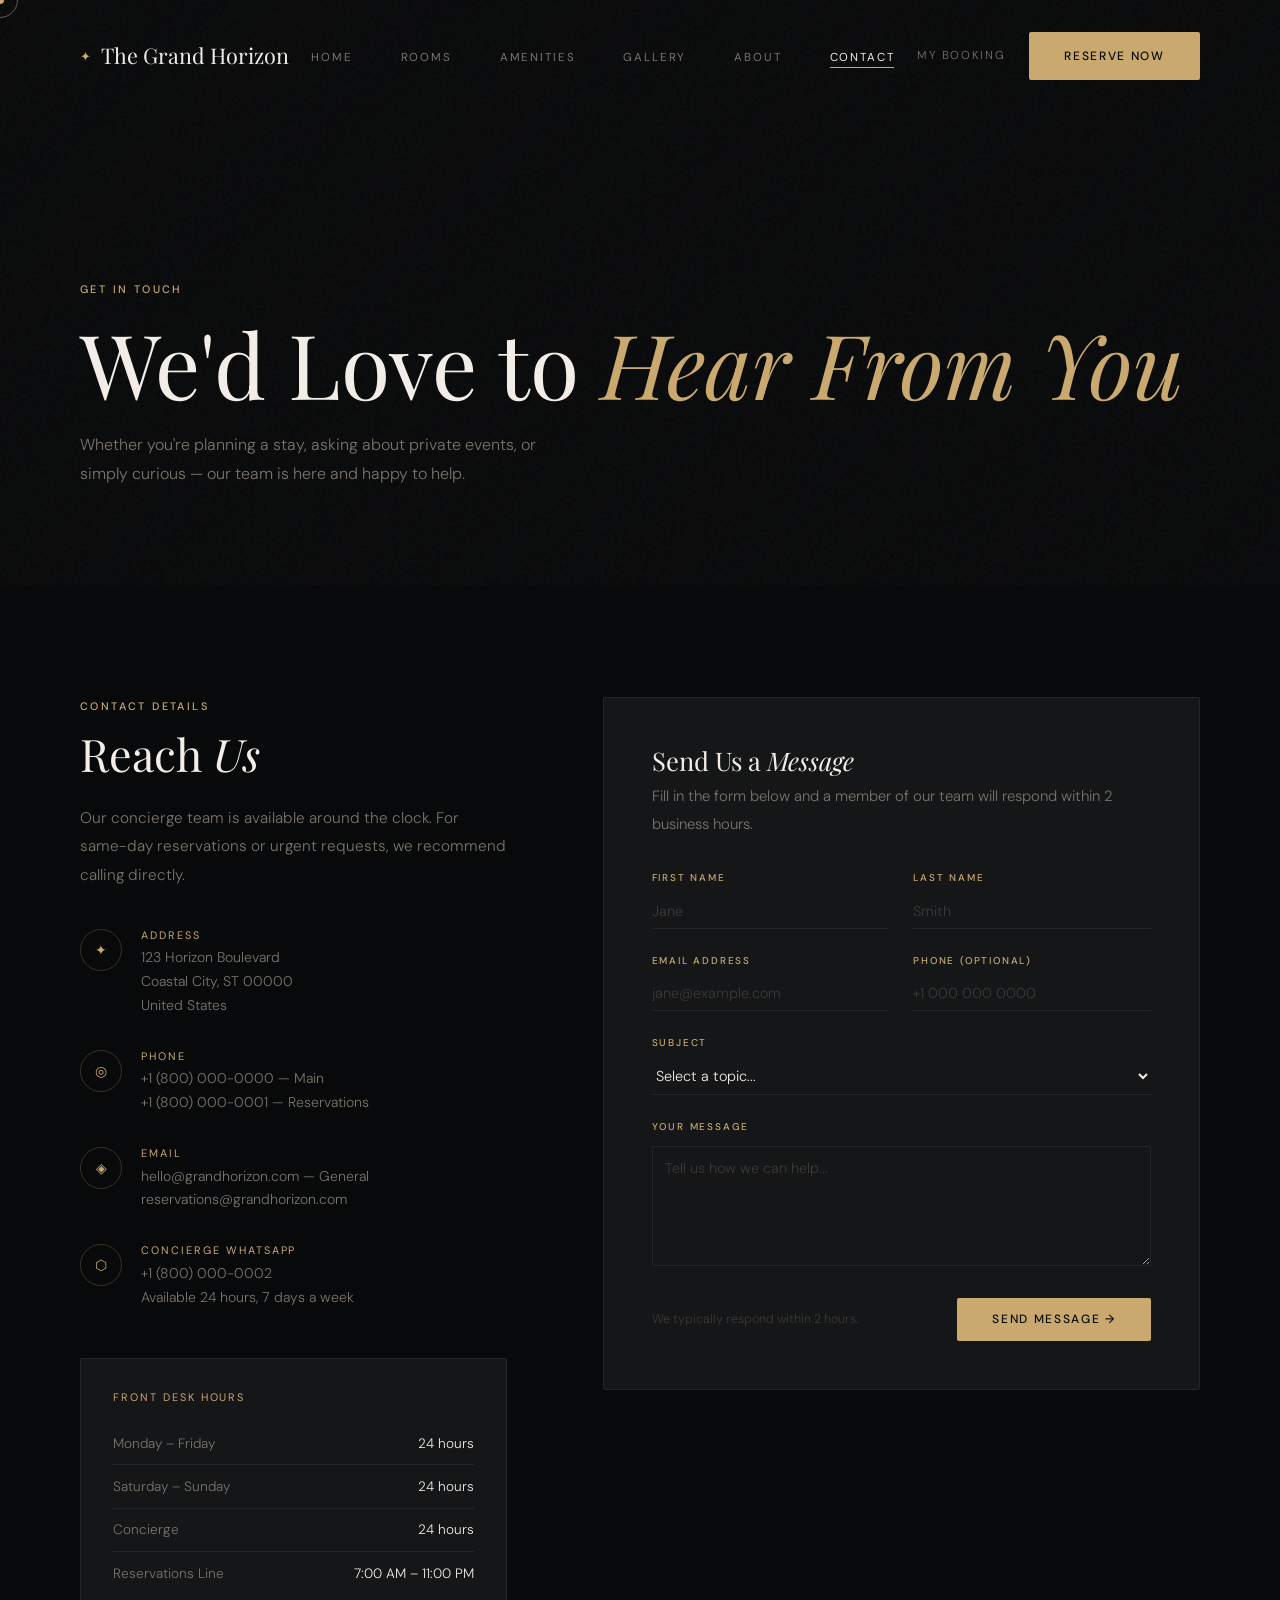
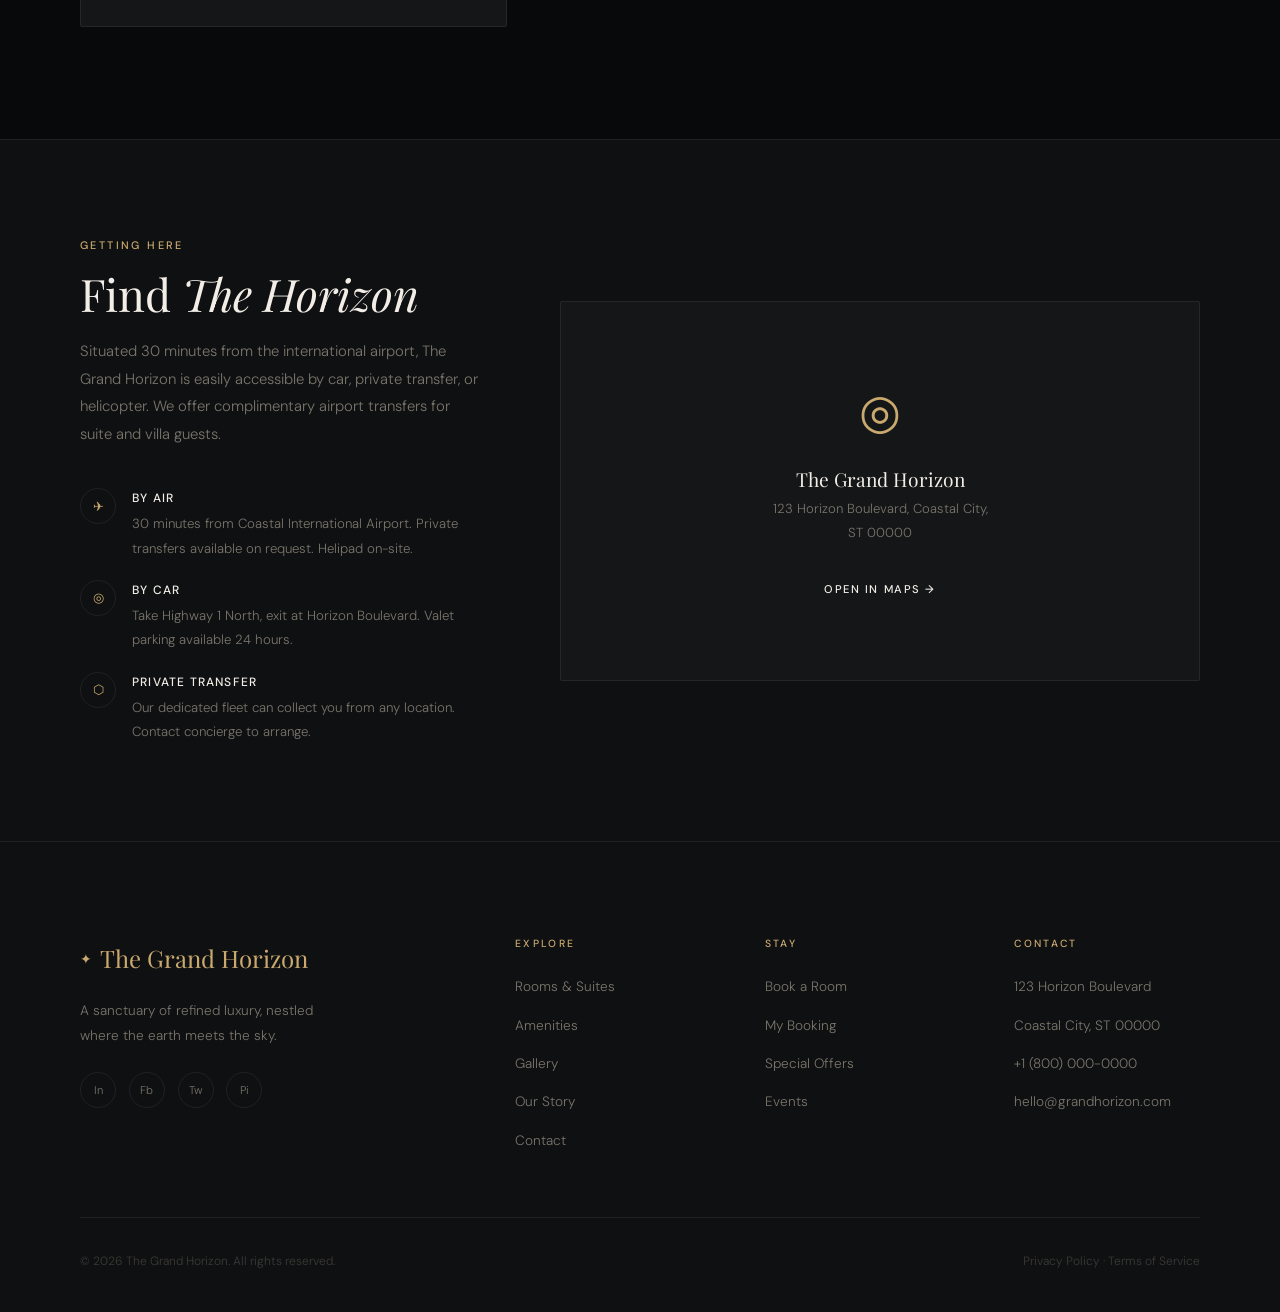
<file: testwebsite/src/main/resources/templates/contact.html>
<!DOCTYPE html>
<html lang="en" xmlns:th="http://www.thymeleaf.org">
<head>
    <meta charset="UTF-8"/>
    <meta name="viewport" content="width=device-width, initial-scale=1.0"/>
    <title th:text="${hotelName} + ' — Contact'">The Grand Horizon — Contact</title>
    <link rel="preconnect" href="https://fonts.googleapis.com"/>
    <link rel="preconnect" href="https://fonts.gstatic.com" crossorigin=""/>
    <link href="https://fonts.googleapis.com/css2?family=Playfair+Display:ital,wght@0,400;0,500;1,400;1,500&family=DM+Sans:wght@300;400;500&display=swap" rel="stylesheet"/>
    <style>
        :root {
            --gold: #c9a96e; --gold-light: #e8d5b0; --gold-dim: rgba(201,169,110,0.12);
            --gold-border: rgba(201,169,110,0.25); --bg: #08090a; --surface: #0f1012;
            --card: #141618; --border: rgba(255,255,255,0.07); --text: #f2ede6;
            --muted: #7a756c; --dim: #3d3a35;
            --display: 'Playfair Display', Georgia, serif; --body: 'DM Sans', sans-serif;
            --ease: cubic-bezier(0.25,0.46,0.45,0.94);
        }
        *, *::before, *::after { box-sizing: border-box; margin: 0; padding: 0; }
        html { scroll-behavior: smooth; }
        body { background: var(--bg); color: var(--text); font-family: var(--body); font-weight: 300; line-height: 1.7; -webkit-font-smoothing: antialiased; cursor: none; }
        a { color: inherit; text-decoration: none; transition: color 0.3s; }
        ul { list-style: none; }
        h1,h2,h3,h4 { font-family: var(--display); font-weight: 400; line-height: 1.15; }
        h1 { font-size: clamp(3rem,7vw,6.5rem); }
        h2 { font-size: clamp(1.8rem,3.5vw,3.2rem); }
        p  { color: var(--muted); font-size: 0.93rem; line-height: 1.85; }

        #cursorDot, #cursorRing { position: fixed; top: 0; left: 0; pointer-events: none; z-index: 9999; }
        .cursor__dot  { width: 8px; height: 8px; background: var(--gold); border-radius: 50%; transform: translate(-50%,-50%); }
        .cursor__ring { width: 36px; height: 36px; border: 1px solid rgba(201,169,110,0.5); border-radius: 50%; transform: translate(-50%,-50%); transition: width 0.3s, height 0.3s; }

        .btn { display: inline-flex; align-items: center; gap: 0.5rem; padding: 0.85rem 2.2rem; font-family: var(--body); font-size: 0.75rem; font-weight: 500; letter-spacing: 0.14em; text-transform: uppercase; border-radius: 2px; transition: all 0.3s var(--ease); cursor: pointer; border: none; white-space: nowrap; }
        .btn--primary { background: var(--gold); color: #08090a; }
        .btn--primary:hover { background: var(--gold-light); transform: translateY(-2px); box-shadow: 0 12px 32px rgba(201,169,110,0.25); }
        .btn--ghost { background: rgba(255,255,255,0.05); color: var(--text); border: 1px solid var(--border); }
        .btn--ghost:hover { background: rgba(255,255,255,0.1); transform: translateY(-2px); }

        .eyebrow { display: block; font-family: var(--body); font-size: 0.68rem; font-weight: 500; letter-spacing: 0.22em; text-transform: uppercase; color: var(--gold); margin-bottom: 0.8rem; }

        /* Navbar */
        .navbar { position: fixed; top: 0; left: 0; right: 0; z-index: 1000; display: flex; align-items: center; justify-content: space-between; padding: 2rem 5rem; transition: all 0.4s var(--ease); }
        .navbar.scrolled { padding: 1.1rem 5rem; background: rgba(8,9,10,0.92); backdrop-filter: blur(20px); border-bottom: 1px solid var(--border); }
        .navbar__logo { font-family: var(--display); font-size: 1.35rem; display: flex; align-items: center; gap: 0.6rem; }
        .navbar__logo-mark { color: var(--gold); font-size: 0.8rem; }
        .navbar__logo:hover { color: var(--gold-light); }
        .navbar__links { display: flex; align-items: center; gap: 3rem; }
        .navbar__links a { font-size: 0.72rem; font-weight: 400; letter-spacing: 0.16em; text-transform: uppercase; color: var(--muted); position: relative; padding-bottom: 3px; }
        .navbar__links a::after { content: ''; position: absolute; bottom: 0; left: 0; width: 0; height: 1px; background: var(--gold); transition: width 0.3s var(--ease); }
        .navbar__links a:hover, .navbar__links a.active { color: var(--text); }
        .navbar__links a:hover::after, .navbar__links a.active::after { width: 100%; }
        .navbar__cta { display: flex; align-items: center; gap: 1.5rem; }
        .navbar__cta-link { font-size: 0.72rem; letter-spacing: 0.14em; text-transform: uppercase; color: var(--muted); transition: color 0.3s; }
        .navbar__cta-link:hover { color: var(--gold); }
        .navbar__toggle { display: none; flex-direction: column; gap: 6px; background: none; border: none; cursor: pointer; padding: 4px; }
        .navbar__toggle span { display: block; width: 26px; height: 1px; background: var(--text); transition: all 0.3s; }

        /* Hero */
        .hero { position: relative; min-height: 65vh; display: flex; align-items: flex-end; padding: 6rem 5rem; overflow: hidden; }
        .hero__bg { position: absolute; inset: 0; background: url('https://images.unsplash.com/photo-1551882547-ff40c63fe5fa?w=2000&q=85') center/cover; transform: scale(1.04); animation: heroZoom 14s var(--ease) forwards; }
        @keyframes heroZoom { to { transform: scale(1); } }
        .hero__overlay { position: absolute; inset: 0; background: linear-gradient(135deg, rgba(8,9,10,0.88) 0%, rgba(8,9,10,0.35) 65%, rgba(8,9,10,0.6) 100%); }
        .hero__grain { position: absolute; inset: 0; opacity: 0.04; pointer-events: none; background-image: url("data:image/svg+xml,%3Csvg viewBox='0 0 200 200' xmlns='http://www.w3.org/2000/svg'%3E%3Cfilter id='n'%3E%3CfeTurbulence type='fractalNoise' baseFrequency='0.85' numOctaves='4' stitchTiles='stitch'/%3E%3C/filter%3E%3Crect width='100%25' height='100%25' filter='url(%23n)'/%3E%3C/svg%3E"); }
        .hero__content { position: relative; animation: fadeUp 1s var(--ease) 0.2s both; }
        .hero__content h1 em { font-style: italic; color: var(--gold); }
        .hero__content h1 { margin: 0.5rem 0 1rem; }
        .hero__content p { font-size: 1rem; max-width: 480px; }
        @keyframes fadeUp { from { opacity: 0; transform: translateY(28px); } to { opacity: 1; transform: translateY(0); } }

        /* Main Contact Layout */
        .contact-layout { padding: 7rem 5rem; max-width: 1300px; margin: 0 auto; display: grid; grid-template-columns: 1fr 1.4fr; gap: 6rem; align-items: start; }

        /* Left: Info */
        .contact-info h2 { margin: 0.5rem 0 1.5rem; }
        .contact-info > p { margin-bottom: 2.5rem; font-size: 0.96rem; }

        .contact-details { display: flex; flex-direction: column; gap: 2rem; margin-bottom: 3rem; }
        .contact-detail { display: flex; gap: 1.2rem; align-items: flex-start; }
        .contact-detail__icon { width: 42px; height: 42px; border: 1px solid var(--gold-border); border-radius: 50%; display: flex; align-items: center; justify-content: center; color: var(--gold); font-size: 0.9rem; flex-shrink: 0; }
        .contact-detail__body h4 { font-family: var(--body); font-size: 0.68rem; letter-spacing: 0.18em; text-transform: uppercase; color: var(--gold); margin-bottom: 0.3rem; }
        .contact-detail__body p { font-size: 0.88rem; line-height: 1.7; }
        .contact-detail__body a { color: var(--muted); transition: color 0.3s; }
        .contact-detail__body a:hover { color: var(--gold-light); }

        .contact-hours { padding: 2rem; border: 1px solid var(--border); border-radius: 2px; background: var(--card); }
        .contact-hours h4 { font-family: var(--body); font-size: 0.68rem; letter-spacing: 0.18em; text-transform: uppercase; color: var(--gold); margin-bottom: 1.2rem; }
        .hours-row { display: flex; justify-content: space-between; padding: 0.6rem 0; border-bottom: 1px solid var(--border); font-size: 0.85rem; }
        .hours-row:last-child { border-bottom: none; }
        .hours-row span:first-child { color: var(--muted); }
        .hours-row span:last-child { color: var(--text); }

        /* Right: Form */
        .contact-form-wrap { background: var(--card); border: 1px solid var(--border); border-radius: 2px; padding: 3rem; }
        .contact-form-wrap h3 { font-size: 1.6rem; margin-bottom: 0.5rem; }
        .contact-form-wrap > p { margin-bottom: 2rem; font-size: 0.88rem; }

        .form-grid { display: grid; grid-template-columns: 1fr 1fr; gap: 1.5rem; }
        .form-field { display: flex; flex-direction: column; gap: 0.4rem; }
        .form-field--full { grid-column: 1 / -1; }
        .form-field label { font-size: 0.62rem; letter-spacing: 0.18em; text-transform: uppercase; color: var(--gold); font-weight: 500; }
        .form-field input,
        .form-field select,
        .form-field textarea {
            background: transparent; border: none; border-bottom: 1px solid var(--border);
            color: var(--text); font-family: var(--body); font-size: 0.9rem; font-weight: 300;
            padding: 0.5rem 0; outline: none; transition: border-color 0.3s; width: 100%;
        }
        .form-field input::placeholder, .form-field textarea::placeholder { color: var(--dim); }
        .form-field input:focus, .form-field select:focus, .form-field textarea:focus { border-color: var(--gold); }
        .form-field select option { background: var(--card); }
        .form-field textarea { resize: vertical; min-height: 120px; border: 1px solid var(--border); border-radius: 2px; padding: 0.8rem; margin-top: 0.2rem; }
        .form-field textarea:focus { border-color: var(--gold); }

        .form-submit { margin-top: 2rem; display: flex; align-items: center; justify-content: space-between; flex-wrap: wrap; gap: 1rem; }
        .form-submit p { font-size: 0.78rem; color: var(--dim); }

        /* Success Message */
        .form-success { display: none; text-align: center; padding: 3rem 2rem; }
        .form-success__icon { font-size: 2.5rem; color: var(--gold); margin-bottom: 1rem; }
        .form-success h3 { font-size: 1.8rem; margin-bottom: 0.5rem; }
        .form-success p { max-width: 320px; margin: 0 auto; }

        /* Map Strip */
        .map-strip { background: var(--surface); border-top: 1px solid var(--border); padding: 6rem 5rem; }
        .map-strip__inner { max-width: 1300px; margin: 0 auto; display: grid; grid-template-columns: 1fr 1.6fr; gap: 5rem; align-items: center; }
        .map-strip__text h2 { margin: 0.5rem 0 1.2rem; }
        .map-strip__directions { margin-top: 2.5rem; display: flex; flex-direction: column; gap: 1.2rem; }
        .direction { display: flex; gap: 1rem; align-items: flex-start; }
        .direction__icon { width: 36px; height: 36px; border: 1px solid var(--border); border-radius: 50%; display: flex; align-items: center; justify-content: center; color: var(--gold); font-size: 0.8rem; flex-shrink: 0; }
        .direction__body h5 { font-family: var(--body); font-size: 0.75rem; font-weight: 500; letter-spacing: 0.1em; text-transform: uppercase; color: var(--text); margin-bottom: 0.2rem; }
        .direction__body p { font-size: 0.83rem; }
        .map-strip__visual { border-radius: 2px; overflow: hidden; height: 380px; background: var(--card); border: 1px solid var(--border); position: relative; display: flex; align-items: center; justify-content: center; }
        .map-placeholder { text-align: center; }
        .map-placeholder__pin { font-size: 3rem; color: var(--gold); display: block; margin-bottom: 1rem; }
        .map-placeholder h4 { font-size: 1.2rem; margin-bottom: 0.4rem; }
        .map-placeholder p { font-size: 0.82rem; max-width: 220px; margin: 0 auto 1.5rem; }

        /* Footer */
        .footer { background: var(--surface); border-top: 1px solid var(--border); padding: 6rem 5rem 2.5rem; }
        .footer__inner { max-width: 1300px; margin: 0 auto; display: grid; grid-template-columns: 2fr 1fr 1fr 1fr; gap: 4rem; margin-bottom: 4rem; }
        .footer__brand-logo { font-family: var(--display); font-size: 1.5rem; color: var(--gold); display: flex; align-items: center; gap: 0.5rem; margin-bottom: 1.2rem; }
        .footer__brand p { font-size: 0.85rem; color: var(--muted); max-width: 240px; line-height: 1.85; margin-bottom: 1.5rem; }
        .footer__social { display: flex; gap: 0.8rem; }
        .footer__social a { width: 36px; height: 36px; border: 1px solid var(--border); border-radius: 50%; display: flex; align-items: center; justify-content: center; font-size: 0.7rem; color: var(--muted); transition: all 0.3s; }
        .footer__social a:hover { border-color: var(--gold); color: var(--gold); }
        .footer__col h4 { font-family: var(--body); font-size: 0.65rem; font-weight: 500; letter-spacing: 0.22em; text-transform: uppercase; color: var(--gold); margin-bottom: 1.4rem; }
        .footer__col ul { display: flex; flex-direction: column; gap: 0.7rem; }
        .footer__col a { font-size: 0.85rem; color: var(--muted); transition: color 0.3s; }
        .footer__col a:hover { color: var(--gold-light); }
        .footer__bottom { max-width: 1300px; margin: 0 auto; border-top: 1px solid var(--border); padding-top: 2rem; display: flex; align-items: center; justify-content: space-between; }
        .footer__bottom p { font-size: 0.75rem; color: var(--dim); }

        .reveal { opacity: 0; transform: translateY(30px); transition: opacity 0.8s var(--ease), transform 0.8s var(--ease); }
        .reveal.visible { opacity: 1; transform: translateY(0); }
        ::-webkit-scrollbar { width: 5px; } ::-webkit-scrollbar-track { background: var(--bg); } ::-webkit-scrollbar-thumb { background: var(--dim); border-radius: 3px; } ::-webkit-scrollbar-thumb:hover { background: var(--gold); }

        @media (max-width: 1000px) {
            .contact-layout { grid-template-columns: 1fr; gap: 3rem; }
            .map-strip__inner { grid-template-columns: 1fr; gap: 2.5rem; }
            .footer__inner { grid-template-columns: 1fr 1fr; }
        }
        @media (max-width: 768px) {
            .navbar { padding: 1.5rem; } .navbar.scrolled { padding: 1rem 1.5rem; }
            .navbar__links, .navbar__cta { display: none; }
            .navbar__toggle { display: flex; }
            .hero, .contact-layout, .map-strip, .footer { padding-left: 1.5rem; padding-right: 1.5rem; }
            .form-grid { grid-template-columns: 1fr; }
            .contact-form-wrap { padding: 2rem; }
            .footer__inner { grid-template-columns: 1fr; }
            .footer__bottom { flex-direction: column; gap: 0.8rem; text-align: center; }
        }
    </style>
</head>
<body>

<div id="cursorDot"><div class="cursor__dot"></div></div>
<div id="cursorRing"><div class="cursor__ring"></div></div>

<!-- NAVBAR -->
<nav class="navbar" id="navbar">
    <a th:href="@{/}" class="navbar__logo"><span class="navbar__logo-mark">✦</span><span th:text="${hotelName}">The Grand Horizon</span></a>
    <ul class="navbar__links">
        <li><a th:href="@{/}">Home</a></li>
        <li><a th:href="@{/rooms}">Rooms</a></li>
        <li><a th:href="@{/amenities}">Amenities</a></li>
        <li><a th:href="@{/gallery}">Gallery</a></li>
        <li><a th:href="@{/about}">About</a></li>
        <li><a th:href="@{/contact}" class="active">Contact</a></li>
    </ul>
    <div class="navbar__cta">
        <a th:href="@{/booking/lookup}" class="navbar__cta-link">My Booking</a>
        <a th:href="@{/booking}" class="btn btn--primary">Reserve Now</a>
    </div>
    <button class="navbar__toggle" id="navToggle"><span></span><span></span><span></span></button>
</nav>

<!-- HERO -->
<section class="hero">
    <div class="hero__bg"></div>
    <div class="hero__overlay"></div>
    <div class="hero__grain"></div>
    <div class="hero__content">
        <span class="eyebrow">Get in Touch</span>
        <h1>We'd Love to <em>Hear From You</em></h1>
        <p>Whether you're planning a stay, asking about private events, or simply curious — our team is here and happy to help.</p>
    </div>
</section>

<!-- MAIN CONTACT LAYOUT -->
<section class="contact-layout">

    <!-- LEFT: Contact Info -->
    <div class="contact-info reveal">
        <span class="eyebrow">Contact Details</span>
        <h2>Reach <em>Us</em></h2>
        <p>Our concierge team is available around the clock. For same-day reservations or urgent requests, we recommend calling directly.</p>

        <div class="contact-details">
            <div class="contact-detail">
                <div class="contact-detail__icon">✦</div>
                <div class="contact-detail__body">
                    <h4>Address</h4>
                    <p>123 Horizon Boulevard<br/>Coastal City, ST 00000<br/>United States</p>
                </div>
            </div>
            <div class="contact-detail">
                <div class="contact-detail__icon">◎</div>
                <div class="contact-detail__body">
                    <h4>Phone</h4>
                    <p><a href="tel:+18000000000">+1 (800) 000-0000</a> — Main<br/><a href="tel:+18000000001">+1 (800) 000-0001</a> — Reservations</p>
                </div>
            </div>
            <div class="contact-detail">
                <div class="contact-detail__icon">◈</div>
                <div class="contact-detail__body">
                    <h4>Email</h4>
                    <p><a href="mailto:hello@grandhorizon.com">hello@grandhorizon.com</a> — General<br/><a href="mailto:reservations@grandhorizon.com">reservations@grandhorizon.com</a></p>
                </div>
            </div>
            <div class="contact-detail">
                <div class="contact-detail__icon">⬡</div>
                <div class="contact-detail__body">
                    <h4>Concierge WhatsApp</h4>
                    <p><a href="#">+1 (800) 000-0002</a><br/>Available 24 hours, 7 days a week</p>
                </div>
            </div>
        </div>

        <div class="contact-hours">
            <h4>Front Desk Hours</h4>
            <div class="hours-row"><span>Monday – Friday</span><span>24 hours</span></div>
            <div class="hours-row"><span>Saturday – Sunday</span><span>24 hours</span></div>
            <div class="hours-row"><span>Concierge</span><span>24 hours</span></div>
            <div class="hours-row"><span>Reservations Line</span><span>7:00 AM – 11:00 PM</span></div>
        </div>
    </div>

    <!-- RIGHT: Form -->
    <div class="contact-form-wrap reveal">
        <div id="formContent">
            <h3>Send Us a <em>Message</em></h3>
            <p>Fill in the form below and a member of our team will respond within 2 business hours.</p>

            <form id="contactForm" style="margin-top: 2rem;">
                <div class="form-grid">
                    <div class="form-field">
                        <label for="firstName">First Name</label>
                        <input type="text" id="firstName" placeholder="Jane" required/>
                    </div>
                    <div class="form-field">
                        <label for="lastName">Last Name</label>
                        <input type="text" id="lastName" placeholder="Smith" required/>
                    </div>
                    <div class="form-field">
                        <label for="email">Email Address</label>
                        <input type="email" id="email" placeholder="jane@example.com" required/>
                    </div>
                    <div class="form-field">
                        <label for="phone">Phone (optional)</label>
                        <input type="tel" id="phone" placeholder="+1 000 000 0000"/>
                    </div>
                    <div class="form-field form-field--full">
                        <label for="subject">Subject</label>
                        <select id="subject" required>
                            <option value="">Select a topic...</option>
                            <option>Room Reservation Enquiry</option>
                            <option>Existing Booking</option>
                            <option>Private Event or Wedding</option>
                            <option>Spa &amp; Wellness</option>
                            <option>Dining Reservation</option>
                            <option>Corporate &amp; Group Stays</option>
                            <option>General Enquiry</option>
                        </select>
                    </div>
                    <div class="form-field form-field--full">
                        <label for="message">Your Message</label>
                        <textarea id="message" rows="5" placeholder="Tell us how we can help..." required></textarea>
                    </div>
                </div>
                <div class="form-submit">
                    <p>We typically respond within 2 hours.</p>
                    <button type="submit" class="btn btn--primary">Send Message →</button>
                </div>
            </form>
        </div>

        <div class="form-success" id="formSuccess">
            <div class="form-success__icon">✦</div>
            <h3>Message <em>Received</em></h3>
            <p>Thank you for reaching out. A member of our team will be in touch within 2 business hours.</p>
        </div>
    </div>

</section>

<!-- MAP STRIP -->
<section class="map-strip">
    <div class="map-strip__inner">
        <div class="map-strip__text reveal">
            <span class="eyebrow">Getting Here</span>
            <h2>Find <em>The Horizon</em></h2>
            <p>Situated 30 minutes from the international airport, The Grand Horizon is easily accessible by car, private transfer, or helicopter. We offer complimentary airport transfers for suite and villa guests.</p>

            <div class="map-strip__directions">
                <div class="direction">
                    <div class="direction__icon">✈</div>
                    <div class="direction__body">
                        <h5>By Air</h5>
                        <p>30 minutes from Coastal International Airport. Private transfers available on request. Helipad on-site.</p>
                    </div>
                </div>
                <div class="direction">
                    <div class="direction__icon">◎</div>
                    <div class="direction__body">
                        <h5>By Car</h5>
                        <p>Take Highway 1 North, exit at Horizon Boulevard. Valet parking available 24 hours.</p>
                    </div>
                </div>
                <div class="direction">
                    <div class="direction__icon">⬡</div>
                    <div class="direction__body">
                        <h5>Private Transfer</h5>
                        <p>Our dedicated fleet can collect you from any location. Contact concierge to arrange.</p>
                    </div>
                </div>
            </div>
        </div>

        <div class="map-strip__visual reveal">
            <div class="map-placeholder">
                <span class="map-placeholder__pin">◎</span>
                <h4>The Grand Horizon</h4>
                <p>123 Horizon Boulevard, Coastal City, ST 00000</p>
                <a href="https://maps.google.com" target="_blank" class="btn btn--outline" style="font-size:0.7rem;padding:0.7rem 1.5rem;">Open in Maps →</a>
            </div>
        </div>
    </div>
</section>

<!-- FOOTER -->
<footer class="footer">
    <div class="footer__inner">
        <div class="footer__brand">
            <div class="footer__brand-logo"><span style="font-size:0.9rem;">✦</span><span th:text="${hotelName}">The Grand Horizon</span></div>
            <p>A sanctuary of refined luxury, nestled where the earth meets the sky.</p>
            <div class="footer__social"><a href="#">In</a><a href="#">Fb</a><a href="#">Tw</a><a href="#">Pi</a></div>
        </div>
        <div class="footer__col"><h4>Explore</h4><ul><li><a th:href="@{/rooms}">Rooms &amp; Suites</a></li><li><a th:href="@{/amenities}">Amenities</a></li><li><a th:href="@{/gallery}">Gallery</a></li><li><a th:href="@{/about}">Our Story</a></li><li><a th:href="@{/contact}">Contact</a></li></ul></div>
        <div class="footer__col"><h4>Stay</h4><ul><li><a th:href="@{/booking}">Book a Room</a></li><li><a th:href="@{/booking/lookup}">My Booking</a></li><li><a href="#">Special Offers</a></li><li><a href="#">Events</a></li></ul></div>
        <div class="footer__col"><h4>Contact</h4><ul><li><a href="#">123 Horizon Boulevard</a></li><li><a href="#">Coastal City, ST 00000</a></li><li><a href="tel:+18000000000">+1 (800) 000-0000</a></li><li><a href="mailto:hello@grandhorizon.com">hello@grandhorizon.com</a></li></ul></div>
    </div>
    <div class="footer__bottom">
        <p>&copy; 2026 <span th:text="${hotelName}">The Grand Horizon</span>. All rights reserved.</p>
        <p>Privacy Policy · Terms of Service</p>
    </div>
</footer>

<script>
    // Cursor
    const dot=document.getElementById('cursorDot'), ring=document.getElementById('cursorRing');
    let mx=0,my=0,rx=0,ry=0;
    document.addEventListener('mousemove', e => { mx=e.clientX; my=e.clientY; dot.style.left=mx+'px'; dot.style.top=my+'px'; });
    (function anim(){ rx+=(mx-rx)*0.12; ry+=(my-ry)*0.12; ring.style.left=rx+'px'; ring.style.top=ry+'px'; requestAnimationFrame(anim); })();

    // Navbar
    const navbar=document.getElementById('navbar');
    window.addEventListener('scroll', () => navbar.classList.toggle('scrolled', scrollY>60), { passive: true });
    document.getElementById('navToggle')?.addEventListener('click', () => navbar.classList.toggle('open'));

    // Contact form fake submit (replace with real POST when ready)
    document.getElementById('contactForm')?.addEventListener('submit', e => {
        e.preventDefault();
        document.getElementById('formContent').style.display = 'none';
        document.getElementById('formSuccess').style.display = 'block';
    });

    // Scroll reveal
    const reveals = document.querySelectorAll('.reveal');
    if ('IntersectionObserver' in window) {
        const obs = new IntersectionObserver(entries => {
            entries.forEach(e => { if (e.isIntersecting) { e.target.classList.add('visible'); obs.unobserve(e.target); } });
        }, { threshold: 0.1 });
        reveals.forEach(el => obs.observe(el));
    } else { reveals.forEach(el => el.classList.add('visible')); }
</script>
</body>
</html>
</file>
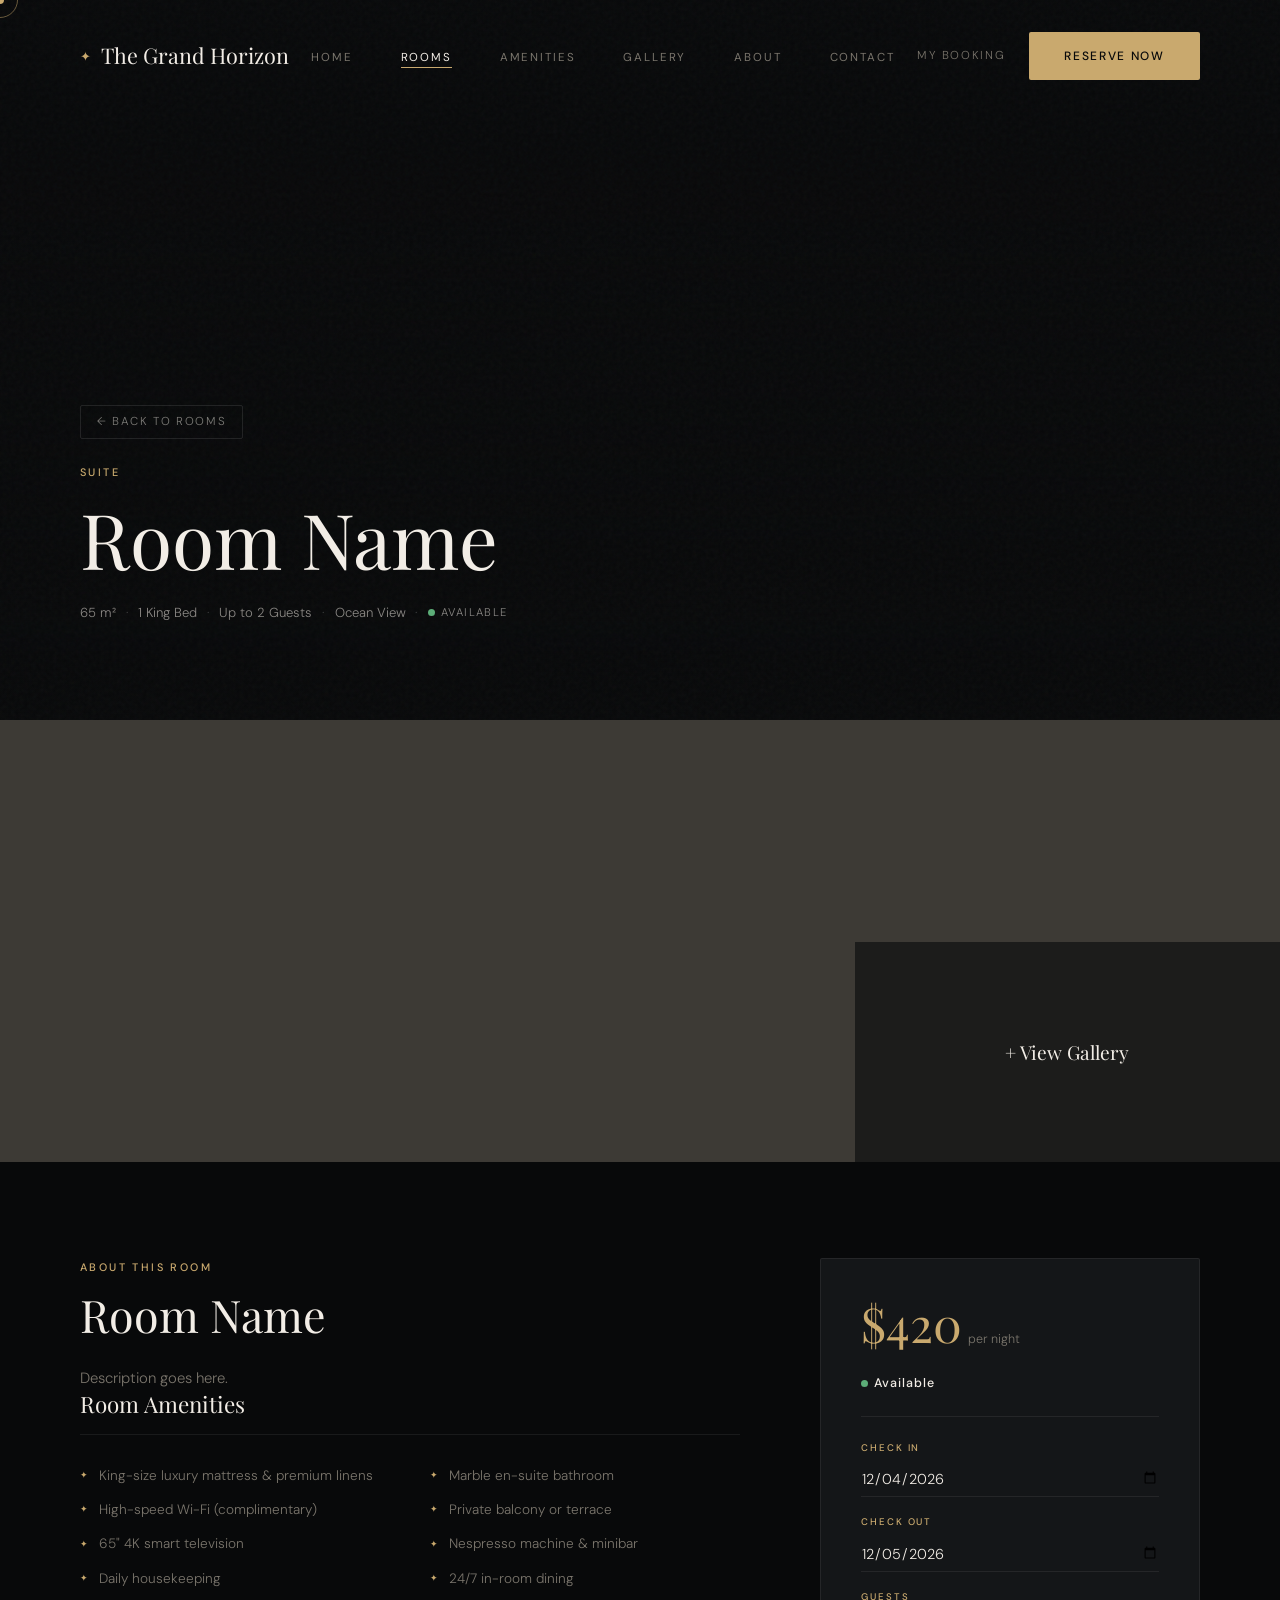
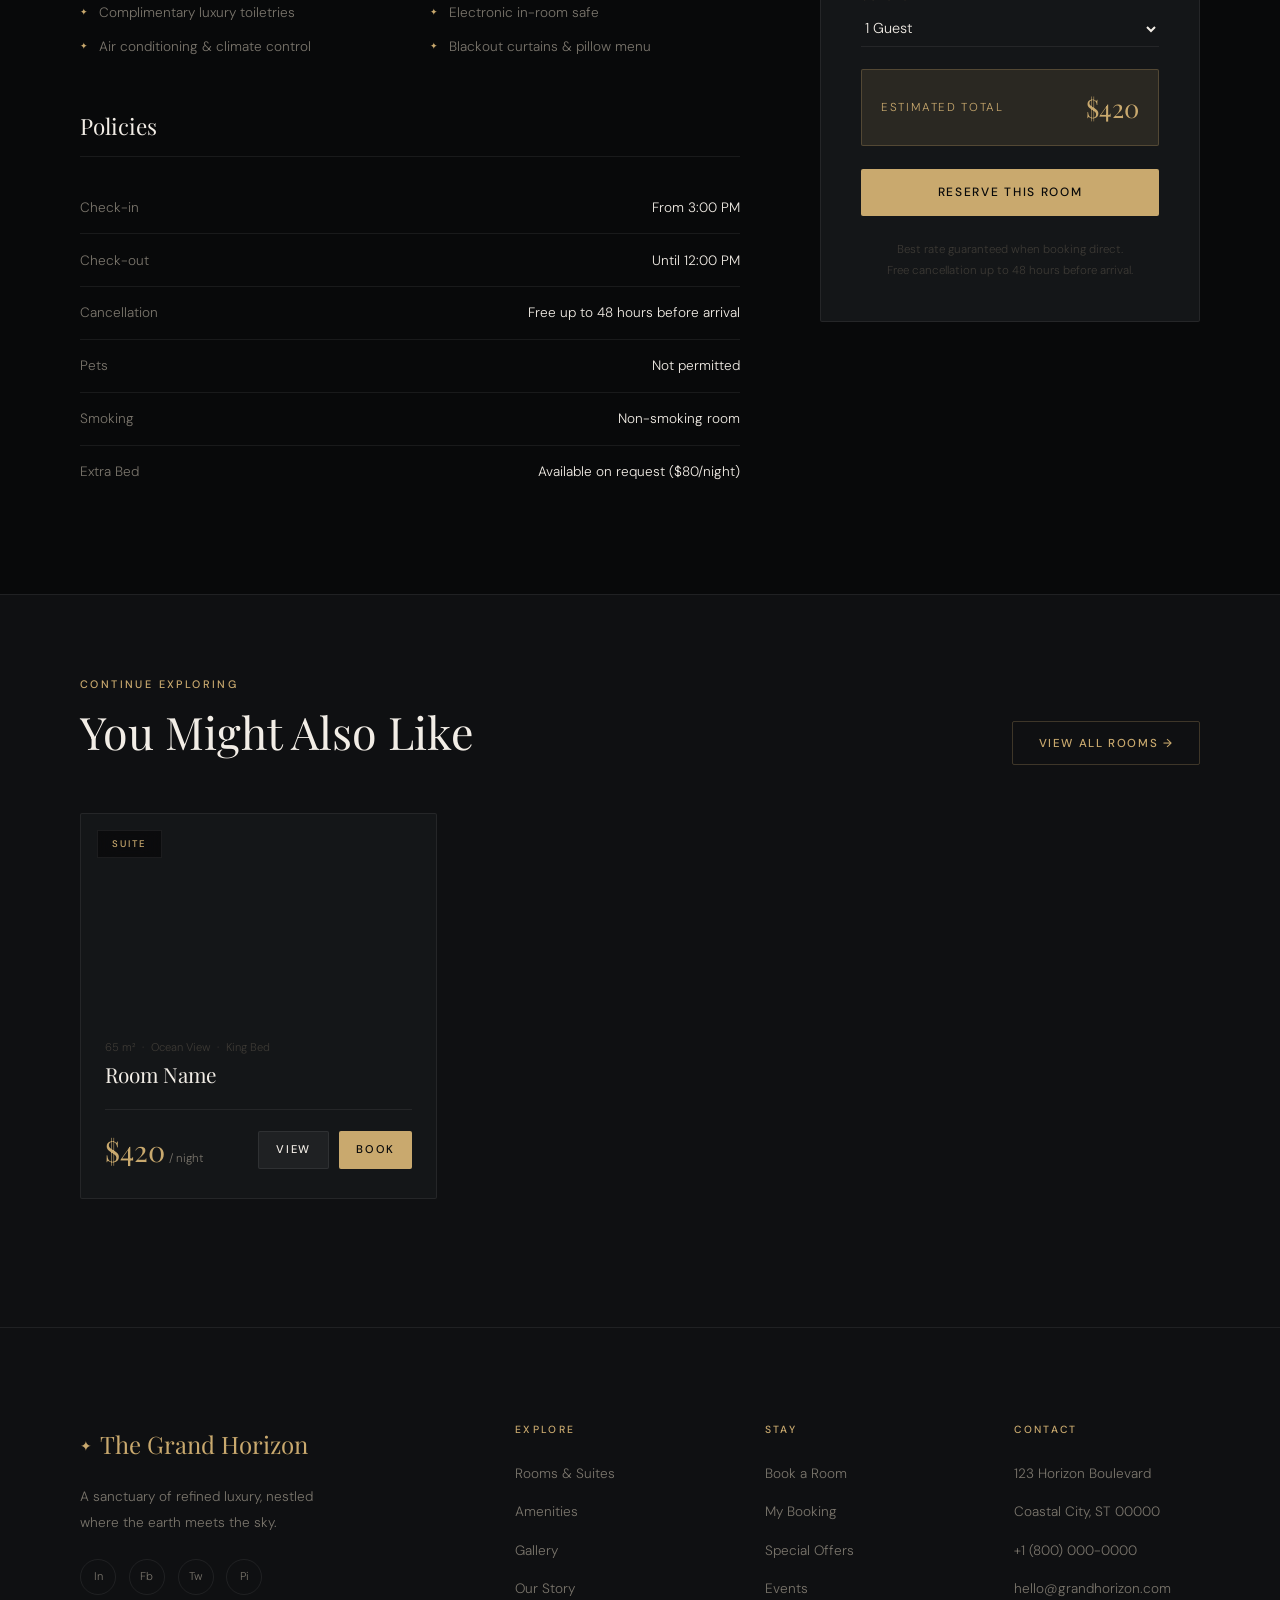
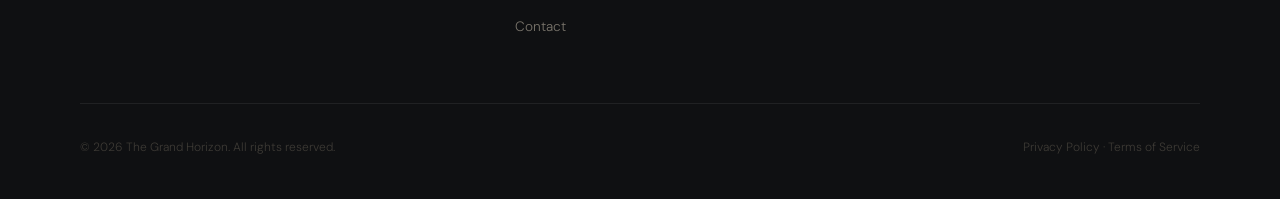
<file: testwebsite/src/main/resources/templates/room-detail.html>
<!DOCTYPE html>
<html lang="en" xmlns:th="http://www.thymeleaf.org">
<head>
    <meta charset="UTF-8"/>
    <meta name="viewport" content="width=device-width, initial-scale=1.0"/>
    <title th:text="${hotelName} + ' — ' + ${room.name}">The Grand Horizon — Room</title>
    <link rel="preconnect" href="https://fonts.googleapis.com"/>
    <link rel="preconnect" href="https://fonts.gstatic.com" crossorigin=""/>
    <link href="https://fonts.googleapis.com/css2?family=Playfair+Display:ital,wght@0,400;0,500;1,400;1,500&family=DM+Sans:wght@300;400;500&display=swap" rel="stylesheet"/>
    <style>
        /* ── Variables & Reset ── */
        :root{
            --gold:#c9a96e;--gold-light:#e8d5b0;--gold-dim:rgba(201,169,110,0.12);
            --gold-border:rgba(201,169,110,0.25);--bg:#08090a;--surface:#0f1012;
            --card:#141618;--border:rgba(255,255,255,0.07);--text:#f2ede6;
            --muted:#7a756c;--dim:#3d3a35;
            --display:'Playfair Display',Georgia,serif;--body:'DM Sans',sans-serif;
            --ease:cubic-bezier(0.25,0.46,0.45,0.94);
        }
        *,*::before,*::after{box-sizing:border-box;margin:0;padding:0;}
        html{scroll-behavior:smooth;}
        body{background:var(--bg);color:var(--text);font-family:var(--body);font-weight:300;line-height:1.7;-webkit-font-smoothing:antialiased;cursor:none;}
        a{color:inherit;text-decoration:none;transition:color 0.3s var(--ease);}
        ul{list-style:none;}
        h1,h2,h3,h4{font-family:var(--display);font-weight:400;line-height:1.15;}
        h1{font-size:clamp(2.5rem,6vw,5.5rem);}
        h2{font-size:clamp(1.8rem,3.5vw,3rem);}
        h3{font-size:clamp(1.1rem,2vw,1.6rem);}
        p{color:var(--muted);font-size:0.93rem;line-height:1.85;}

        /* ── Cursor ── */
        #cursorDot,#cursorRing{position:fixed;top:0;left:0;pointer-events:none;z-index:9999;}
        .cursor__dot{width:8px;height:8px;background:var(--gold);border-radius:50%;transform:translate(-50%,-50%);}
        .cursor__ring{width:36px;height:36px;border:1px solid rgba(201,169,110,0.5);border-radius:50%;transform:translate(-50%,-50%);transition:width 0.3s,height 0.3s;}

        /* ── Buttons ── */
        .btn{display:inline-flex;align-items:center;gap:0.5rem;padding:0.85rem 2.2rem;font-family:var(--body);font-size:0.75rem;font-weight:500;letter-spacing:0.14em;text-transform:uppercase;border-radius:2px;transition:all 0.3s var(--ease);cursor:pointer;border:none;white-space:nowrap;}
        .btn--primary{background:var(--gold);color:#08090a;}
        .btn--primary:hover{background:var(--gold-light);transform:translateY(-2px);box-shadow:0 12px 32px rgba(201,169,110,0.25);}
        .btn--outline{background:transparent;color:var(--gold);border:1px solid var(--gold-border);}
        .btn--outline:hover{border-color:var(--gold);background:var(--gold-dim);transform:translateY(-2px);}
        .btn--ghost{background:rgba(255,255,255,0.05);color:var(--text);border:1px solid var(--border);}
        .btn--ghost:hover{background:rgba(255,255,255,0.1);transform:translateY(-2px);}
        .btn--full{width:100%;justify-content:center;}

        .eyebrow{display:block;font-family:var(--body);font-size:0.68rem;font-weight:500;letter-spacing:0.22em;text-transform:uppercase;color:var(--gold);margin-bottom:0.8rem;}

        /* ── Navbar ── */
        .navbar{position:fixed;top:0;left:0;right:0;z-index:1000;display:flex;align-items:center;justify-content:space-between;padding:2rem 5rem;transition:all 0.4s var(--ease);}
        .navbar.scrolled{padding:1.1rem 5rem;background:rgba(8,9,10,0.92);backdrop-filter:blur(20px);border-bottom:1px solid var(--border);}
        .navbar__logo{font-family:var(--display);font-size:1.35rem;display:flex;align-items:center;gap:0.6rem;}
        .navbar__logo-mark{color:var(--gold);font-size:0.8rem;}
        .navbar__logo:hover{color:var(--gold-light);}
        .navbar__links{display:flex;align-items:center;gap:3rem;}
        .navbar__links a{font-size:0.72rem;font-weight:400;letter-spacing:0.16em;text-transform:uppercase;color:var(--muted);position:relative;padding-bottom:3px;}
        .navbar__links a::after{content:'';position:absolute;bottom:0;left:0;width:0;height:1px;background:var(--gold);transition:width 0.3s var(--ease);}
        .navbar__links a:hover,.navbar__links a.active{color:var(--text);}
        .navbar__links a:hover::after,.navbar__links a.active::after{width:100%;}
        .navbar__cta{display:flex;align-items:center;gap:1.5rem;}
        .navbar__cta-link{font-size:0.72rem;letter-spacing:0.14em;text-transform:uppercase;color:var(--muted);transition:color 0.3s;}
        .navbar__cta-link:hover{color:var(--gold);}
        .navbar__toggle{display:none;flex-direction:column;gap:6px;background:none;border:none;cursor:pointer;padding:4px;}
        .navbar__toggle span{display:block;width:26px;height:1px;background:var(--text);transition:all 0.3s;}

        /* ── Room Hero ── */
        .room-hero{position:relative;min-height:80vh;display:flex;align-items:flex-end;padding:6rem 5rem;overflow:hidden;}
        .room-hero__bg{position:absolute;inset:0;background-size:cover;background-position:center;transform:scale(1.04);animation:heroZoom 14s var(--ease) forwards;}
        @keyframes heroZoom{to{transform:scale(1);}}
        .room-hero__overlay{position:absolute;inset:0;background:linear-gradient(180deg,rgba(8,9,10,0.15) 0%,rgba(8,9,10,0.1) 30%,rgba(8,9,10,0.8) 75%,rgba(8,9,10,0.97) 100%);}
        .room-hero__grain{position:absolute;inset:0;opacity:0.035;pointer-events:none;background-image:url("data:image/svg+xml,%3Csvg viewBox='0 0 200 200' xmlns='http://www.w3.org/2000/svg'%3E%3Cfilter id='n'%3E%3CfeTurbulence type='fractalNoise' baseFrequency='0.85' numOctaves='4' stitchTiles='stitch'/%3E%3C/filter%3E%3Crect width='100%25' height='100%25' filter='url(%23n)'/%3E%3C/svg%3E");}

        .room-hero__content{position:relative;max-width:800px;animation:fadeUp 1s var(--ease) 0.2s both;}
        @keyframes fadeUp{from{opacity:0;transform:translateY(28px);}to{opacity:1;transform:translateY(0);}}

        .room-hero__back{display:inline-flex;align-items:center;gap:0.5rem;font-size:0.72rem;letter-spacing:0.14em;text-transform:uppercase;color:rgba(242,237,230,0.5);margin-bottom:1.5rem;transition:color 0.3s;border:1px solid rgba(255,255,255,0.1);padding:0.4rem 1rem;border-radius:2px;}
        .room-hero__back:hover{color:var(--gold);border-color:var(--gold-border);}

        .room-hero__content h1{margin:0.4rem 0 1.2rem;}
        .room-hero__meta{display:flex;gap:0.6rem;flex-wrap:wrap;font-size:0.82rem;color:rgba(242,237,230,0.55);align-items:center;}
        .room-hero__meta .sep{color:rgba(255,255,255,0.2);}
        .room-hero__avail{display:inline-flex;align-items:center;gap:0.4rem;font-size:0.7rem;letter-spacing:0.12em;text-transform:uppercase;}
        .room-hero__avail-dot{width:7px;height:7px;border-radius:50%;background:#5cad78;}
        .room-hero__avail-dot--no{background:#c06060;}

        /* ── Gallery Strip ── */
        .gallery-strip{display:grid;grid-template-columns:1fr 1fr 1fr;grid-template-rows:220px;gap:2px;background:var(--dim);}
        .gallery-strip__item{overflow:hidden;cursor:pointer;}
        .gallery-strip__item:first-child{grid-column:1/2;grid-row:1/3;}
        .gallery-strip{grid-template-rows:220px 220px;}
        .gallery-strip__img{width:100%;height:100%;background-size:cover;background-position:center;transition:transform 0.5s var(--ease);}
        .gallery-strip__item:hover .gallery-strip__img{transform:scale(1.04);}
        .gallery-strip__more{position:relative;}
        .gallery-strip__more-overlay{position:absolute;inset:0;background:rgba(8,9,10,0.6);display:flex;align-items:center;justify-content:center;font-family:var(--display);font-size:1.2rem;color:var(--text);}

        /* ── Detail Body ── */
        .room-body{max-width:1300px;margin:0 auto;padding:6rem 5rem;display:grid;grid-template-columns:1fr 380px;gap:5rem;align-items:start;}

        /* Left col */
        .room-body__left{}
        .room-body__left h2{margin:0.5rem 0 1.5rem;}
        .room-body__left>p{font-size:0.97rem;line-height:1.9;color:var(--muted);margin-bottom:3rem;}

        /* Amenities */
        .amenities-block{margin-bottom:3.5rem;}
        .amenities-block h3{font-size:1.4rem;margin-bottom:1.8rem;padding-bottom:1rem;border-bottom:1px solid var(--border);}
        .amenities-list{display:grid;grid-template-columns:1fr 1fr;gap:0.7rem 2.5rem;}
        .amenities-list li{display:flex;align-items:center;gap:0.7rem;font-size:0.85rem;color:var(--muted);}
        .amenities-list li::before{content:'✦';color:var(--gold);font-size:0.55rem;flex-shrink:0;}

        /* Policies */
        .policies-block h3{font-size:1.4rem;margin-bottom:1.5rem;padding-bottom:1rem;border-bottom:1px solid var(--border);}
        .policy-row{display:flex;justify-content:space-between;align-items:center;padding:0.9rem 0;border-bottom:1px solid var(--border);font-size:0.85rem;}
        .policy-row:last-child{border-bottom:none;}
        .policy-row span:first-child{color:var(--muted);}
        .policy-row span:last-child{color:var(--text);}

        /* Right col — Booking card */
        .booking-card{background:var(--card);border:1px solid var(--border);border-radius:2px;padding:2.5rem;position:sticky;top:100px;display:flex;flex-direction:column;gap:1.4rem;}
        .booking-card__price{display:flex;align-items:baseline;gap:0.4rem;}
        .booking-card__amount{font-family:var(--display);font-size:3rem;font-weight:400;color:var(--gold);line-height:1;}
        .booking-card__label{font-size:0.78rem;color:var(--muted);}
        .booking-card__avail{font-size:0.78rem;font-weight:500;letter-spacing:0.08em;display:flex;align-items:center;gap:0.4rem;}
        .booking-card__avail-dot{width:7px;height:7px;border-radius:50%;background:#5cad78;}
        .booking-card__avail-dot--no{background:#c06060;}
        .booking-card__avail--yes{color:#5cad78;}
        .booking-card__avail--no{color:#c06060;}

        .booking-card__divider{height:1px;background:var(--border);}

        .booking-card__fields{display:flex;flex-direction:column;gap:1.1rem;}
        .field{display:flex;flex-direction:column;gap:0.35rem;}
        .field label{font-size:0.6rem;letter-spacing:0.2em;text-transform:uppercase;color:var(--gold);font-weight:500;}
        .field input,.field select{background:transparent;border:none;border-bottom:1px solid var(--border);color:var(--text);font-family:var(--body);font-size:0.9rem;font-weight:300;padding:0.45rem 0;outline:none;transition:border-color 0.3s;width:100%;}
        .field input:focus,.field select:focus{border-color:var(--gold);}
        .field select option{background:var(--card);}

        .booking-card__total{background:var(--gold-dim);border:1px solid var(--gold-border);border-radius:2px;padding:1rem 1.2rem;display:flex;justify-content:space-between;align-items:center;}
        .booking-card__total span:first-child{font-size:0.72rem;letter-spacing:0.14em;text-transform:uppercase;color:var(--gold);}
        .booking-card__total-value{font-family:var(--display);font-size:1.6rem;color:var(--gold);}
        .booking-card__note{font-size:0.72rem;color:var(--dim);text-align:center;}

        /* ── Other Rooms ── */
        .other-rooms{padding:5rem 5rem 8rem;background:var(--surface);border-top:1px solid var(--border);}
        .other-rooms__header{max-width:1300px;margin:0 auto 3rem;display:flex;align-items:flex-end;justify-content:space-between;}
        .other-rooms__header h2{margin:0.5rem 0;}
        .other-rooms__grid{max-width:1300px;margin:0 auto;display:grid;grid-template-columns:repeat(3,1fr);gap:1.5rem;}

        .room-card{background:var(--card);border:1px solid var(--border);border-radius:2px;overflow:hidden;display:flex;flex-direction:column;transition:transform 0.4s var(--ease),box-shadow 0.4s,border-color 0.3s;}
        .room-card:hover{transform:translateY(-6px);box-shadow:0 24px 60px rgba(0,0,0,0.4);border-color:rgba(201,169,110,0.15);}
        .room-card__img-wrap{overflow:hidden;position:relative;}
        .room-card__img{height:200px;background-size:cover;background-position:center;transition:transform 0.6s var(--ease);}
        .room-card:hover .room-card__img{transform:scale(1.05);}
        .room-card__badge{position:absolute;top:1rem;left:1rem;background:rgba(8,9,10,0.75);backdrop-filter:blur(10px);border:1px solid var(--border);color:var(--gold);font-size:0.6rem;letter-spacing:0.18em;text-transform:uppercase;padding:0.3rem 0.9rem;font-weight:500;}
        .room-card__body{padding:1.5rem;display:flex;flex-direction:column;flex:1;gap:0.35rem;}
        .room-card__meta{display:flex;gap:0.4rem;font-size:0.7rem;color:var(--dim);flex-wrap:wrap;}
        .room-card__body h3{font-size:1.3rem;}
        .room-card__body h3 a:hover{color:var(--gold);}
        .room-card__footer{display:flex;align-items:center;justify-content:space-between;margin-top:1rem;padding-top:1rem;border-top:1px solid var(--border);}
        .room-price__amount{font-family:var(--display);font-size:1.8rem;color:var(--gold);}
        .room-price__label{font-size:0.72rem;color:var(--muted);}

        /* ── Footer ── */
        .footer{background:var(--surface);border-top:1px solid var(--border);padding:6rem 5rem 2.5rem;}
        .footer__inner{max-width:1300px;margin:0 auto;display:grid;grid-template-columns:2fr 1fr 1fr 1fr;gap:4rem;margin-bottom:4rem;}
        .footer__brand-logo{font-family:var(--display);font-size:1.5rem;color:var(--gold);display:flex;align-items:center;gap:0.5rem;margin-bottom:1.2rem;}
        .footer__brand p{font-size:0.85rem;color:var(--muted);max-width:240px;line-height:1.85;margin-bottom:1.5rem;}
        .footer__social{display:flex;gap:0.8rem;}
        .footer__social a{width:36px;height:36px;border:1px solid var(--border);border-radius:50%;display:flex;align-items:center;justify-content:center;font-size:0.7rem;color:var(--muted);transition:all 0.3s;}
        .footer__social a:hover{border-color:var(--gold);color:var(--gold);}
        .footer__col h4{font-family:var(--body);font-size:0.65rem;font-weight:500;letter-spacing:0.22em;text-transform:uppercase;color:var(--gold);margin-bottom:1.4rem;}
        .footer__col ul{display:flex;flex-direction:column;gap:0.7rem;}
        .footer__col a{font-size:0.85rem;color:var(--muted);transition:color 0.3s;}
        .footer__col a:hover{color:var(--gold-light);}
        .footer__bottom{max-width:1300px;margin:0 auto;border-top:1px solid var(--border);padding-top:2rem;display:flex;align-items:center;justify-content:space-between;}
        .footer__bottom p{font-size:0.75rem;color:var(--dim);}

        /* ── Animations ── */
        .reveal{opacity:0;transform:translateY(30px);transition:opacity 0.8s var(--ease),transform 0.8s var(--ease);}
        .reveal.visible{opacity:1;transform:translateY(0);}
        ::-webkit-scrollbar{width:5px;}::-webkit-scrollbar-track{background:var(--bg);}::-webkit-scrollbar-thumb{background:var(--dim);border-radius:3px;}::-webkit-scrollbar-thumb:hover{background:var(--gold);}

        /* ── Responsive ── */
        @media(max-width:1100px){
            .room-body{grid-template-columns:1fr;padding:4rem 1.5rem;}
            .booking-card{position:static;}
            .other-rooms__grid{grid-template-columns:1fr 1fr;}
        }
        @media(max-width:768px){
            .navbar,.navbar.scrolled{padding-left:1.5rem;padding-right:1.5rem;}
            .navbar__links,.navbar__cta{display:none;}
            .navbar__toggle{display:flex;}
            .room-hero{padding:5rem 1.5rem 3rem;}
            .gallery-strip{grid-template-columns:1fr 1fr;grid-template-rows:180px;}
            .gallery-strip__item:first-child{grid-column:auto;grid-row:auto;}
            .amenities-list{grid-template-columns:1fr;}
            .other-rooms{padding-left:1.5rem;padding-right:1.5rem;}
            .other-rooms__header{flex-direction:column;align-items:flex-start;gap:1rem;}
            .other-rooms__grid{grid-template-columns:1fr;}
            .footer{padding-left:1.5rem;padding-right:1.5rem;}
            .footer__inner{grid-template-columns:1fr;}
            .footer__bottom{flex-direction:column;gap:0.8rem;text-align:center;}
        }
    </style>
</head>
<body>

<div id="cursorDot"><div class="cursor__dot"></div></div>
<div id="cursorRing"><div class="cursor__ring"></div></div>

<!-- ════════════════════════════
     NAVBAR
════════════════════════════ -->
<nav class="navbar" id="navbar">
    <a th:href="@{/}" class="navbar__logo">
        <span class="navbar__logo-mark">✦</span>
        <span th:text="${hotelName}">The Grand Horizon</span>
    </a>
    <ul class="navbar__links">
        <li><a th:href="@{/}">Home</a></li>
        <li><a th:href="@{/rooms}" class="active">Rooms</a></li>
        <li><a th:href="@{/amenities}">Amenities</a></li>
        <li><a th:href="@{/gallery}">Gallery</a></li>
        <li><a th:href="@{/about}">About</a></li>
        <li><a th:href="@{/contact}">Contact</a></li>
    </ul>
    <div class="navbar__cta">
        <a th:href="@{/booking/lookup}" class="navbar__cta-link">My Booking</a>
        <a th:href="@{/booking}" class="btn btn--primary">Reserve Now</a>
    </div>
    <button class="navbar__toggle" id="navToggle"><span></span><span></span><span></span></button>
</nav>

<!-- ════════════════════════════
     ROOM HERO
════════════════════════════ -->
<section class="room-hero">
    <div class="room-hero__bg" th:style="'background-image:url(' + ${room.imageUrl} + ')'"></div>
    <div class="room-hero__overlay"></div>
    <div class="room-hero__grain"></div>

    <div class="room-hero__content">
        <a th:href="@{/rooms}" class="room-hero__back">← Back to Rooms</a>
        <span class="eyebrow" th:text="${room.type}">Suite</span>
        <h1 th:text="${room.name}">Room Name</h1>
        <div class="room-hero__meta">
            <span th:text="${room.sizeSqm} + ' m²'">65 m²</span>
            <span class="sep">·</span>
            <span th:text="${room.bedCount} + ' ' + ${room.bedType} + ' Bed'">1 King Bed</span>
            <span class="sep">·</span>
            <span th:text="'Up to ' + ${room.maxGuests} + ' Guests'">Up to 2 Guests</span>
            <span class="sep">·</span>
            <span th:text="${room.view} + ' View'">Ocean View</span>
            <span class="sep">·</span>
            <span class="room-hero__avail">
                <span th:classappend="${room.available} ? '' : ' room-hero__avail-dot--no'" class="room-hero__avail-dot"></span>
                <span th:text="${room.available} ? 'Available' : 'Unavailable'">Available</span>
            </span>
        </div>
    </div>
</section>

<!-- ════════════════════════════
     GALLERY STRIP
════════════════════════════ -->
<div class="gallery-strip" th:if="${room.imageUrl != null}">
    <div class="gallery-strip__item">
        <div class="gallery-strip__img" th:style="'background-image:url(' + ${room.imageUrl} + '?w=900)'"></div>
    </div>
    <div class="gallery-strip__item">
        <div class="gallery-strip__img" style="background-image:url('https://images.unsplash.com/photo-1631049307264-da0ec9d70304?w=600&q=80')"></div>
    </div>
    <div class="gallery-strip__item">
        <div class="gallery-strip__img" style="background-image:url('https://images.unsplash.com/photo-1578683010236-d716f9a3f461?w=600&q=80')"></div>
    </div>
    <div class="gallery-strip__item">
        <div class="gallery-strip__img" style="background-image:url('https://images.unsplash.com/photo-1560185007-c5ca9d2c014d?w=600&q=80')"></div>
    </div>
    <div class="gallery-strip__item gallery-strip__more">
        <div class="gallery-strip__img" style="background-image:url('https://images.unsplash.com/photo-1596394516093-501ba68a0ba6?w=600&q=80')"></div>
        <div class="gallery-strip__more-overlay">+ View Gallery</div>
    </div>
</div>

<!-- ════════════════════════════
     ROOM BODY
════════════════════════════ -->
<div class="room-body">

    <!-- LEFT: Description & Amenities -->
    <div class="room-body__left">

        <div class="reveal">
            <span class="eyebrow">About This Room</span>
            <h2 th:text="${room.name}">Room Name</h2>
            <p th:text="${room.description}">Description goes here.</p>
        </div>

        <!-- Amenities -->
        <div class="amenities-block reveal">
            <h3>Room Amenities</h3>
            <ul class="amenities-list">
                <li>King-size luxury mattress &amp; premium linens</li>
                <li>Marble en-suite bathroom</li>
                <li>High-speed Wi-Fi (complimentary)</li>
                <li>Private balcony or terrace</li>
                <li>65" 4K smart television</li>
                <li>Nespresso machine &amp; minibar</li>
                <li>Daily housekeeping</li>
                <li>24/7 in-room dining</li>
                <li>Complimentary luxury toiletries</li>
                <li>Electronic in-room safe</li>
                <li>Air conditioning &amp; climate control</li>
                <li>Blackout curtains &amp; pillow menu</li>
            </ul>
        </div>

        <!-- Policies -->
        <div class="policies-block reveal">
            <h3>Policies</h3>
            <div class="policy-row"><span>Check-in</span><span>From 3:00 PM</span></div>
            <div class="policy-row"><span>Check-out</span><span>Until 12:00 PM</span></div>
            <div class="policy-row"><span>Cancellation</span><span>Free up to 48 hours before arrival</span></div>
            <div class="policy-row"><span>Pets</span><span>Not permitted</span></div>
            <div class="policy-row"><span>Smoking</span><span>Non-smoking room</span></div>
            <div class="policy-row"><span>Extra Bed</span><span>Available on request ($80/night)</span></div>
        </div>
    </div>

    <!-- RIGHT: Booking Card -->
    <div class="booking-card reveal">

        <div class="booking-card__price">
            <span class="booking-card__amount"
                  th:text="'$' + ${#numbers.formatDecimal(room.pricePerNight, 0, 0)}">$420</span>
            <span class="booking-card__label">per night</span>
        </div>

        <div th:classappend="${room.available} ? ' booking-card__avail--yes' : ' booking-card__avail--no'" class="booking-card__avail">
            <span th:classappend="${room.available} ? '' : ' booking-card__avail-dot--no'" class="booking-card__avail-dot"></span>
            <span th:text="${room.available} ? 'Available to book' : 'Currently unavailable'">Available</span>
        </div>

        <div class="booking-card__divider"></div>

        <div class="booking-card__fields">
            <div class="field">
                <label>Check In</label>
                <input type="date" id="checkIn"/>
            </div>
            <div class="field">
                <label>Check Out</label>
                <input type="date" id="checkOut"/>
            </div>
            <div class="field">
                <label>Guests</label>
                <select id="guestCount">
                    <option th:each="i : ${#numbers.sequence(1, room.maxGuests)}"
                            th:value="${i}"
                            th:text="${i} + ' Guest' + (${i} > 1 ? 's' : '')">1 Guest</option>
                </select>
            </div>
        </div>

        <div class="booking-card__total" id="totalBlock" style="display:none;">
            <span>Estimated Total</span>
            <span class="booking-card__total-value" id="totalValue">$0</span>
        </div>

        <a th:href="@{/booking(roomId=${room.id})}"
           th:classappend="${!room.available} ? ' disabled'"
           class="btn btn--primary btn--full"
           th:text="${room.available} ? 'Reserve This Room' : 'Currently Unavailable'">
            Reserve This Room
        </a>

        <p class="booking-card__note">
            Best rate guaranteed when booking direct.<br/>Free cancellation up to 48 hours before arrival.
        </p>
    </div>

</div>

<!-- ════════════════════════════
     OTHER ROOMS
════════════════════════════ -->
<section class="other-rooms" th:if="${!otherRooms.isEmpty()}">
    <div class="other-rooms__header">
        <div>
            <span class="eyebrow">Continue Exploring</span>
            <h2>You Might Also Like</h2>
        </div>
        <a th:href="@{/rooms}" class="btn btn--outline" style="padding:0.7rem 1.6rem;font-size:0.72rem;">View All Rooms →</a>
    </div>

    <div class="other-rooms__grid">
        <div class="room-card reveal" th:each="r : ${otherRooms}">
            <div class="room-card__img-wrap">
                <a th:href="@{/rooms/{id}(id=${r.id})}">
                    <div class="room-card__img" th:style="'background-image:url(' + ${r.imageUrl} + ')'"></div>
                </a>
                <span class="room-card__badge" th:text="${r.type}">Suite</span>
            </div>
            <div class="room-card__body">
                <div class="room-card__meta">
                    <span th:text="${r.sizeSqm} + ' m²'">65 m²</span>
                    <span>·</span>
                    <span th:text="${r.view} + ' View'">Ocean View</span>
                    <span>·</span>
                    <span th:text="${r.bedType} + ' Bed'">King Bed</span>
                </div>
                <h3><a th:href="@{/rooms/{id}(id=${r.id})}" th:text="${r.name}">Room Name</a></h3>
                <div class="room-card__footer">
                    <div>
                        <span class="room-price__amount" th:text="'$' + ${#numbers.formatDecimal(r.pricePerNight, 0, 0)}">$420</span>
                        <span class="room-price__label"> / night</span>
                    </div>
                    <div style="display:flex;gap:0.6rem;">
                        <a th:href="@{/rooms/{id}(id=${r.id})}" class="btn btn--ghost" style="padding:0.55rem 1.1rem;font-size:0.7rem;">View</a>
                        <a th:href="@{/booking(roomId=${r.id})}" class="btn btn--primary" style="padding:0.55rem 1.1rem;font-size:0.7rem;">Book</a>
                    </div>
                </div>
            </div>
        </div>
    </div>
</section>

<!-- ════════════════════════════
     FOOTER
════════════════════════════ -->
<footer class="footer">
    <div class="footer__inner">
        <div class="footer__brand">
            <div class="footer__brand-logo"><span style="font-size:0.9rem;">✦</span><span th:text="${hotelName}">The Grand Horizon</span></div>
            <p>A sanctuary of refined luxury, nestled where the earth meets the sky.</p>
            <div class="footer__social"><a href="#">In</a><a href="#">Fb</a><a href="#">Tw</a><a href="#">Pi</a></div>
        </div>
        <div class="footer__col"><h4>Explore</h4><ul><li><a th:href="@{/rooms}">Rooms &amp; Suites</a></li><li><a th:href="@{/amenities}">Amenities</a></li><li><a th:href="@{/gallery}">Gallery</a></li><li><a th:href="@{/about}">Our Story</a></li><li><a th:href="@{/contact}">Contact</a></li></ul></div>
        <div class="footer__col"><h4>Stay</h4><ul><li><a th:href="@{/booking}">Book a Room</a></li><li><a th:href="@{/booking/lookup}">My Booking</a></li><li><a href="#">Special Offers</a></li><li><a href="#">Events</a></li></ul></div>
        <div class="footer__col"><h4>Contact</h4><ul><li><a href="#">123 Horizon Boulevard</a></li><li><a href="#">Coastal City, ST 00000</a></li><li><a href="tel:+18000000000">+1 (800) 000-0000</a></li><li><a href="mailto:hello@grandhorizon.com">hello@grandhorizon.com</a></li></ul></div>
    </div>
    <div class="footer__bottom">
        <p>&copy; 2026 <span th:text="${hotelName}">The Grand Horizon</span>. All rights reserved.</p>
        <p>Privacy Policy · Terms of Service</p>
    </div>
</footer>

<script>
    // Cursor
    const dot=document.getElementById('cursorDot'),ring=document.getElementById('cursorRing');
    let mx=0,my=0,rx=0,ry=0;
    document.addEventListener('mousemove',e=>{mx=e.clientX;my=e.clientY;dot.style.left=mx+'px';dot.style.top=my+'px';});
    (function anim(){rx+=(mx-rx)*0.12;ry+=(my-ry)*0.12;ring.style.left=rx+'px';ring.style.top=ry+'px';requestAnimationFrame(anim);})();

    // Navbar scroll
    const navbar=document.getElementById('navbar');
    window.addEventListener('scroll',()=>navbar.classList.toggle('scrolled',scrollY>60),{passive:true});
    document.getElementById('navToggle')?.addEventListener('click',()=>navbar.classList.toggle('open'));

    // Default dates + live total
    const ci=document.getElementById('checkIn'),co=document.getElementById('checkOut');
    const totalBlock=document.getElementById('totalBlock'),totalVal=document.getElementById('totalValue');
    // Read price from the DOM amount element
    const priceText=document.querySelector('.booking-card__amount')?.textContent?.replace(/[^0-9]/g,'')||'0';
    const pricePerNight=parseFloat(priceText)||0;

    function fmt(d){return d.toISOString().split('T')[0];}
    function updateTotal(){
        if(!ci?.value||!co?.value)return;
        const nights=Math.round((new Date(co.value)-new Date(ci.value))/(1000*60*60*24));
        if(nights>0){
            totalBlock.style.display='flex';
            totalVal.textContent='$'+(pricePerNight*nights).toLocaleString('en-US',{maximumFractionDigits:0});
        }
    }

    if(ci&&co){
        const today=new Date(),tmrw=new Date(today);
        tmrw.setDate(today.getDate()+1);
        ci.min=ci.value=fmt(today);
        co.min=co.value=fmt(tmrw);
        ci.addEventListener('change',()=>{
            const n=new Date(ci.value);n.setDate(n.getDate()+1);
            co.min=fmt(n);
            if(new Date(co.value)<=new Date(ci.value))co.value=fmt(n);
            updateTotal();
        });
        co.addEventListener('change',updateTotal);
        updateTotal();
    }

    // Scroll reveal
    const reveals=document.querySelectorAll('.reveal');
    if('IntersectionObserver' in window){
        const obs=new IntersectionObserver(entries=>{
            entries.forEach((e,i)=>{
                if(e.isIntersecting){
                    e.target.style.transitionDelay=(i%3)*0.1+'s';
                    e.target.classList.add('visible');
                    obs.unobserve(e.target);
                }
            });
        },{threshold:0.1});
        reveals.forEach(el=>obs.observe(el));
    } else {reveals.forEach(el=>el.classList.add('visible'));}

    // Gallery strip click → redirect to gallery
    document.querySelectorAll('.gallery-strip__item').forEach(item=>{
        item.addEventListener('click',()=>{ window.location.href='/gallery'; });
    });
</script>
</body>
</html>
</file>
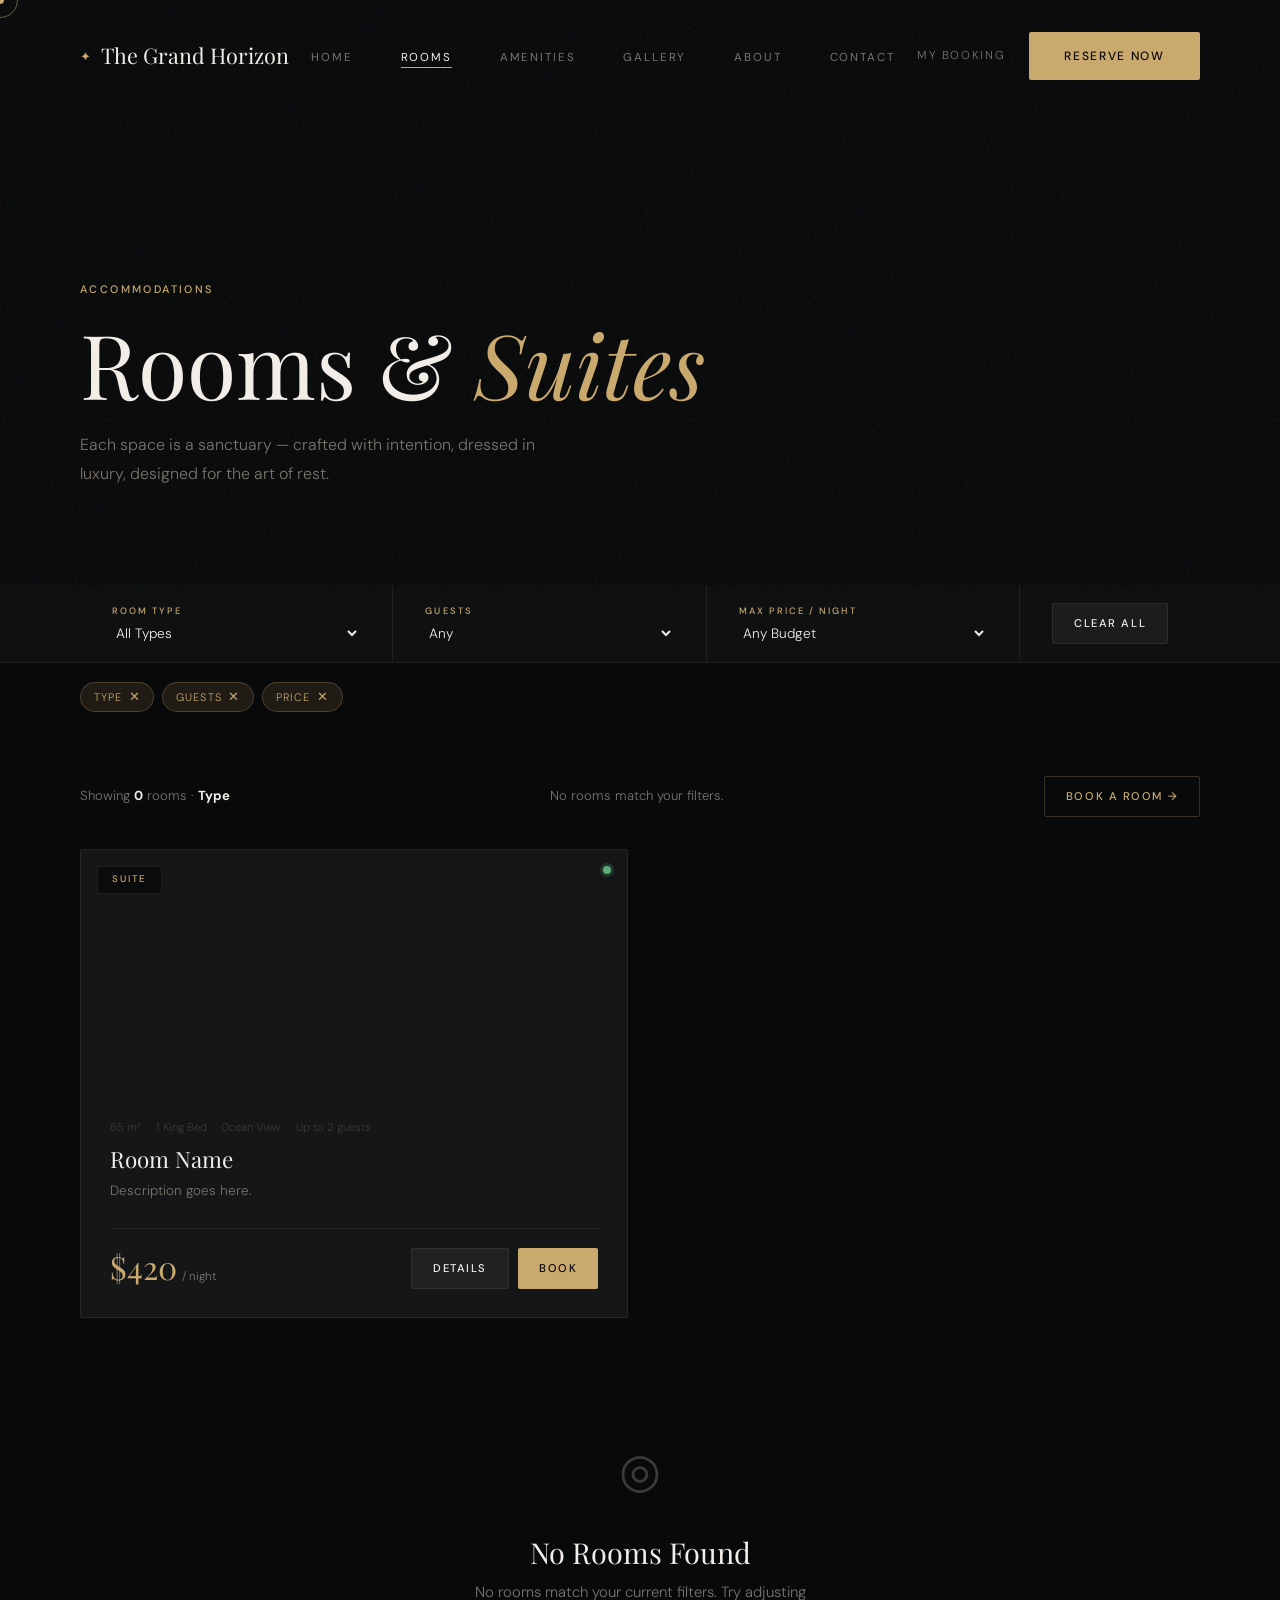
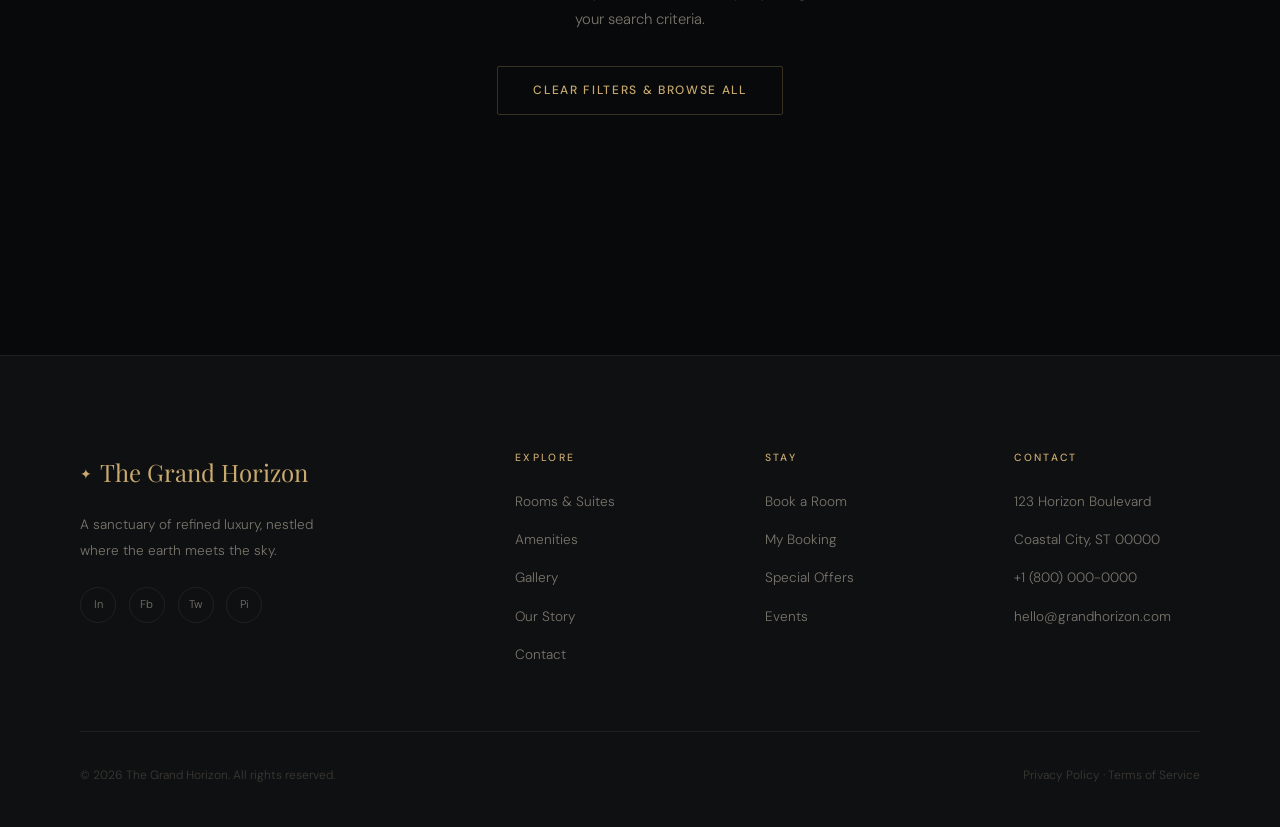
<file: testwebsite/src/main/resources/templates/rooms.html>
<!DOCTYPE html>
<html lang="en" xmlns:th="http://www.thymeleaf.org">
<head>
    <meta charset="UTF-8"/>
    <meta name="viewport" content="width=device-width, initial-scale=1.0"/>
    <title th:text="${hotelName} + ' — Rooms &amp; Suites'">The Grand Horizon — Rooms &amp; Suites</title>
    <link rel="preconnect" href="https://fonts.googleapis.com"/>
    <link rel="preconnect" href="https://fonts.gstatic.com" crossorigin=""/>
    <link href="https://fonts.googleapis.com/css2?family=Playfair+Display:ital,wght@0,400;0,500;1,400;1,500&family=DM+Sans:wght@300;400;500&display=swap" rel="stylesheet"/>
    <style>
        /* ── Variables & Reset ── */
        :root {
            --gold:#c9a96e; --gold-light:#e8d5b0; --gold-dim:rgba(201,169,110,0.12);
            --gold-border:rgba(201,169,110,0.25); --bg:#08090a; --surface:#0f1012;
            --card:#141618; --border:rgba(255,255,255,0.07); --text:#f2ede6;
            --muted:#7a756c; --dim:#3d3a35;
            --display:'Playfair Display',Georgia,serif; --body:'DM Sans',sans-serif;
            --ease:cubic-bezier(0.25,0.46,0.45,0.94);
        }
        *,*::before,*::after{box-sizing:border-box;margin:0;padding:0;}
        html{scroll-behavior:smooth;}
        body{background:var(--bg);color:var(--text);font-family:var(--body);font-weight:300;line-height:1.7;-webkit-font-smoothing:antialiased;cursor:none;}
        a{color:inherit;text-decoration:none;transition:color 0.3s var(--ease);}
        ul{list-style:none;}
        h1,h2,h3,h4{font-family:var(--display);font-weight:400;line-height:1.15;}
        h1{font-size:clamp(3rem,7vw,6.5rem);}
        h2{font-size:clamp(1.8rem,3.5vw,3.2rem);}
        h3{font-size:clamp(1.1rem,2vw,1.6rem);}
        p{color:var(--muted);font-size:0.93rem;line-height:1.85;}

        /* ── Cursor ── */
        #cursorDot,#cursorRing{position:fixed;top:0;left:0;pointer-events:none;z-index:9999;}
        .cursor__dot{width:8px;height:8px;background:var(--gold);border-radius:50%;transform:translate(-50%,-50%);}
        .cursor__ring{width:36px;height:36px;border:1px solid rgba(201,169,110,0.5);border-radius:50%;transform:translate(-50%,-50%);transition:width 0.3s,height 0.3s;}

        /* ── Buttons ── */
        .btn{display:inline-flex;align-items:center;gap:0.5rem;padding:0.85rem 2.2rem;font-family:var(--body);font-size:0.75rem;font-weight:500;letter-spacing:0.14em;text-transform:uppercase;border-radius:2px;transition:all 0.3s var(--ease);cursor:pointer;border:none;white-space:nowrap;}
        .btn--primary{background:var(--gold);color:#08090a;}
        .btn--primary:hover{background:var(--gold-light);transform:translateY(-2px);box-shadow:0 12px 32px rgba(201,169,110,0.25);}
        .btn--outline{background:transparent;color:var(--gold);border:1px solid var(--gold-border);}
        .btn--outline:hover{border-color:var(--gold);background:var(--gold-dim);transform:translateY(-2px);}
        .btn--ghost{background:rgba(255,255,255,0.05);color:var(--text);border:1px solid var(--border);}
        .btn--ghost:hover{background:rgba(255,255,255,0.1);transform:translateY(-2px);}
        .btn--sm{padding:0.6rem 1.3rem;font-size:0.7rem;}

        .eyebrow{display:block;font-family:var(--body);font-size:0.68rem;font-weight:500;letter-spacing:0.22em;text-transform:uppercase;color:var(--gold);margin-bottom:0.8rem;}

        /* ── Navbar ── */
        .navbar{position:fixed;top:0;left:0;right:0;z-index:1000;display:flex;align-items:center;justify-content:space-between;padding:2rem 5rem;transition:all 0.4s var(--ease);}
        .navbar.scrolled{padding:1.1rem 5rem;background:rgba(8,9,10,0.92);backdrop-filter:blur(20px);border-bottom:1px solid var(--border);}
        .navbar__logo{font-family:var(--display);font-size:1.35rem;display:flex;align-items:center;gap:0.6rem;}
        .navbar__logo-mark{color:var(--gold);font-size:0.8rem;}
        .navbar__logo:hover{color:var(--gold-light);}
        .navbar__links{display:flex;align-items:center;gap:3rem;}
        .navbar__links a{font-size:0.72rem;font-weight:400;letter-spacing:0.16em;text-transform:uppercase;color:var(--muted);position:relative;padding-bottom:3px;}
        .navbar__links a::after{content:'';position:absolute;bottom:0;left:0;width:0;height:1px;background:var(--gold);transition:width 0.3s var(--ease);}
        .navbar__links a:hover,.navbar__links a.active{color:var(--text);}
        .navbar__links a:hover::after,.navbar__links a.active::after{width:100%;}
        .navbar__cta{display:flex;align-items:center;gap:1.5rem;}
        .navbar__cta-link{font-size:0.72rem;letter-spacing:0.14em;text-transform:uppercase;color:var(--muted);transition:color 0.3s;}
        .navbar__cta-link:hover{color:var(--gold);}
        .navbar__toggle{display:none;flex-direction:column;gap:6px;background:none;border:none;cursor:pointer;padding:4px;}
        .navbar__toggle span{display:block;width:26px;height:1px;background:var(--text);transition:all 0.3s;}

        /* ── Hero ── */
        .hero{position:relative;min-height:65vh;display:flex;align-items:flex-end;padding:6rem 5rem;overflow:hidden;}
        .hero__bg{position:absolute;inset:0;background:url('https://images.unsplash.com/photo-1566073771259-6a8506099945?w=2000&q=85') center/cover;transform:scale(1.05);animation:heroZoom 14s var(--ease) forwards;}
        @keyframes heroZoom{to{transform:scale(1);}}
        .hero__overlay{position:absolute;inset:0;background:linear-gradient(135deg,rgba(8,9,10,0.88) 0%,rgba(8,9,10,0.35) 60%,rgba(8,9,10,0.75) 100%);}
        .hero__grain{position:absolute;inset:0;opacity:0.04;pointer-events:none;background-image:url("data:image/svg+xml,%3Csvg viewBox='0 0 200 200' xmlns='http://www.w3.org/2000/svg'%3E%3Cfilter id='n'%3E%3CfeTurbulence type='fractalNoise' baseFrequency='0.85' numOctaves='4' stitchTiles='stitch'/%3E%3C/filter%3E%3Crect width='100%25' height='100%25' filter='url(%23n)'/%3E%3C/svg%3E");}
        .hero__content{position:relative;animation:fadeUp 1s var(--ease) 0.2s both;}
        .hero__content h1{margin:0.5rem 0 1rem;}
        .hero__content h1 em{font-style:italic;color:var(--gold);}
        .hero__content p{font-size:1rem;max-width:480px;}
        @keyframes fadeUp{from{opacity:0;transform:translateY(28px);}to{opacity:1;transform:translateY(0);}}

        /* ── Filter Bar ── */
        .filter-bar{background:var(--surface);border-bottom:1px solid var(--border);padding:0 5rem;position:sticky;top:0;z-index:100;}
        .filter-bar__inner{max-width:1300px;margin:0 auto;display:flex;align-items:stretch;gap:0;}
        .filter-field{display:flex;flex-direction:column;justify-content:center;gap:0.25rem;padding:1.2rem 2rem;border-right:1px solid var(--border);flex:1;transition:background 0.2s;}
        .filter-field:hover{background:rgba(255,255,255,0.02);}
        .filter-field label{font-size:0.58rem;letter-spacing:0.22em;text-transform:uppercase;color:var(--gold);font-weight:500;}
        .filter-field select{background:transparent;border:none;color:var(--text);font-family:var(--body);font-size:0.85rem;font-weight:300;outline:none;cursor:pointer;width:100%;}
        .filter-field select option{background:var(--surface);}
        .filter-actions{display:flex;align-items:center;gap:0.8rem;padding:0 2rem;}

        /* Active filter pills */
        .filter-pills{max-width:1300px;margin:0 auto;padding:1rem 5rem;display:flex;gap:0.5rem;flex-wrap:wrap;align-items:center;}
        .filter-pills:empty{display:none;}
        .filter-pill{display:inline-flex;align-items:center;gap:0.4rem;background:var(--gold-dim);border:1px solid var(--gold-border);color:var(--gold);font-size:0.68rem;letter-spacing:0.1em;text-transform:uppercase;padding:0.3rem 0.8rem;border-radius:20px;}
        .filter-pill a{color:var(--gold);font-size:0.8rem;line-height:1;transition:color 0.2s;}
        .filter-pill a:hover{color:var(--gold-light);}

        /* ── Results Header ── */
        .results-header{max-width:1300px;margin:3rem auto 2rem;padding:0 5rem;display:flex;align-items:center;justify-content:space-between;}
        .results-header p{font-size:0.82rem;color:var(--muted);}
        .results-header strong{color:var(--text);}

        /* ── Room Grid ── */
        .rooms-section{padding:0 5rem 8rem;max-width:1300px;margin:0 auto;}
        .rooms-grid{display:grid;grid-template-columns:repeat(auto-fill,minmax(370px,1fr));gap:1.5rem;}

        /* ── Room Card ── */
        .room-card{background:var(--card);border:1px solid var(--border);border-radius:2px;overflow:hidden;display:flex;flex-direction:column;transition:transform 0.4s var(--ease),box-shadow 0.4s,border-color 0.3s;}
        .room-card:hover{transform:translateY(-6px);box-shadow:0 24px 60px rgba(0,0,0,0.45);border-color:rgba(201,169,110,0.15);}

        .room-card__img-wrap{overflow:hidden;position:relative;}
        .room-card__img{height:240px;background-size:cover;background-position:center;transition:transform 0.6s var(--ease);}
        .room-card:hover .room-card__img{transform:scale(1.05);}

        .room-card__badge{position:absolute;top:1rem;left:1rem;background:rgba(8,9,10,0.75);backdrop-filter:blur(10px);border:1px solid var(--border);color:var(--gold);font-size:0.6rem;letter-spacing:0.18em;text-transform:uppercase;padding:0.3rem 0.9rem;font-weight:500;}
        .room-card__avail{position:absolute;top:1rem;right:1rem;width:8px;height:8px;border-radius:50%;background:#5cad78;box-shadow:0 0 0 3px rgba(92,173,120,0.2);}
        .room-card__avail--no{background:#c06060;box-shadow:0 0 0 3px rgba(192,96,96,0.2);}

        .room-card__body{padding:1.8rem;display:flex;flex-direction:column;flex:1;gap:0.4rem;}
        .room-card__meta{display:flex;gap:0.4rem;font-size:0.7rem;color:var(--dim);flex-wrap:wrap;margin-bottom:0.2rem;}
        .room-card__meta span.sep{color:var(--dim);}
        .room-card__body h3{font-size:1.4rem;transition:color 0.3s;}
        .room-card__body h3 a:hover{color:var(--gold);}
        .room-card__body>p{font-size:0.84rem;line-height:1.75;flex:1;display:-webkit-box;-webkit-line-clamp:2;-webkit-box-orient:vertical;overflow:hidden;}

        .room-card__footer{display:flex;align-items:center;justify-content:space-between;margin-top:1.2rem;padding-top:1.2rem;border-top:1px solid var(--border);gap:1rem;flex-wrap:wrap;}
        .room-price{display:flex;align-items:baseline;gap:0.3rem;}
        .room-price__amount{font-family:var(--display);font-size:2rem;font-weight:400;color:var(--gold);line-height:1;}
        .room-price__label{font-size:0.72rem;color:var(--muted);}
        .room-card__actions{display:flex;gap:0.6rem;}

        /* ── Empty State ── */
        .rooms-empty{text-align:center;padding:7rem 2rem;}
        .rooms-empty__icon{font-size:3rem;color:var(--dim);margin-bottom:1.5rem;}
        .rooms-empty h3{font-size:1.8rem;margin-bottom:0.6rem;}
        .rooms-empty p{max-width:360px;margin:0 auto 2rem;}

        /* ── Footer ── */
        .footer{background:var(--surface);border-top:1px solid var(--border);padding:6rem 5rem 2.5rem;}
        .footer__inner{max-width:1300px;margin:0 auto;display:grid;grid-template-columns:2fr 1fr 1fr 1fr;gap:4rem;margin-bottom:4rem;}
        .footer__brand-logo{font-family:var(--display);font-size:1.5rem;color:var(--gold);display:flex;align-items:center;gap:0.5rem;margin-bottom:1.2rem;}
        .footer__brand p{font-size:0.85rem;color:var(--muted);max-width:240px;line-height:1.85;margin-bottom:1.5rem;}
        .footer__social{display:flex;gap:0.8rem;}
        .footer__social a{width:36px;height:36px;border:1px solid var(--border);border-radius:50%;display:flex;align-items:center;justify-content:center;font-size:0.7rem;color:var(--muted);transition:all 0.3s;}
        .footer__social a:hover{border-color:var(--gold);color:var(--gold);}
        .footer__col h4{font-family:var(--body);font-size:0.65rem;font-weight:500;letter-spacing:0.22em;text-transform:uppercase;color:var(--gold);margin-bottom:1.4rem;}
        .footer__col ul{display:flex;flex-direction:column;gap:0.7rem;}
        .footer__col a{font-size:0.85rem;color:var(--muted);transition:color 0.3s;}
        .footer__col a:hover{color:var(--gold-light);}
        .footer__bottom{max-width:1300px;margin:0 auto;border-top:1px solid var(--border);padding-top:2rem;display:flex;align-items:center;justify-content:space-between;}
        .footer__bottom p{font-size:0.75rem;color:var(--dim);}

        /* ── Animations ── */
        .reveal{opacity:0;transform:translateY(30px);transition:opacity 0.7s var(--ease),transform 0.7s var(--ease);}
        .reveal.visible{opacity:1;transform:translateY(0);}
        ::-webkit-scrollbar{width:5px;}::-webkit-scrollbar-track{background:var(--bg);}::-webkit-scrollbar-thumb{background:var(--dim);border-radius:3px;}::-webkit-scrollbar-thumb:hover{background:var(--gold);}

        /* ── Responsive ── */
        @media(max-width:1000px){
            .navbar,.navbar.scrolled{padding-left:1.5rem;padding-right:1.5rem;}
            .navbar__links,.navbar__cta{display:none;}
            .navbar__toggle{display:flex;}
            .hero,.filter-pills,.results-header,.rooms-section,.footer{padding-left:1.5rem;padding-right:1.5rem;}
            .filter-bar{padding:0 1.5rem;}
            .filter-bar__inner{flex-wrap:wrap;}
            .filter-field{min-width:140px;border-bottom:1px solid var(--border);}
            .filter-actions{padding:1rem 0;width:100%;}
            .rooms-grid{grid-template-columns:1fr;}
            .footer__inner{grid-template-columns:1fr 1fr;}
        }
        @media(max-width:600px){
            .footer__inner{grid-template-columns:1fr;}
            .footer__bottom{flex-direction:column;gap:0.8rem;text-align:center;}
        }
    </style>
</head>
<body>

<div id="cursorDot"><div class="cursor__dot"></div></div>
<div id="cursorRing"><div class="cursor__ring"></div></div>

<!-- ════════════════════════════
     NAVBAR
════════════════════════════ -->
<nav class="navbar" id="navbar">
    <a th:href="@{/}" class="navbar__logo">
        <span class="navbar__logo-mark">✦</span>
        <span th:text="${hotelName}">The Grand Horizon</span>
    </a>
    <ul class="navbar__links">
        <li><a th:href="@{/}">Home</a></li>
        <li><a th:href="@{/rooms}" class="active">Rooms</a></li>
        <li><a th:href="@{/amenities}">Amenities</a></li>
        <li><a th:href="@{/gallery}">Gallery</a></li>
        <li><a th:href="@{/about}">About</a></li>
        <li><a th:href="@{/contact}">Contact</a></li>
    </ul>
    <div class="navbar__cta">
        <a th:href="@{/booking/lookup}" class="navbar__cta-link">My Booking</a>
        <a th:href="@{/booking}" class="btn btn--primary">Reserve Now</a>
    </div>
    <button class="navbar__toggle" id="navToggle"><span></span><span></span><span></span></button>
</nav>

<!-- ════════════════════════════
     HERO
════════════════════════════ -->
<section class="hero">
    <div class="hero__bg"></div>
    <div class="hero__overlay"></div>
    <div class="hero__grain"></div>
    <div class="hero__content">
        <span class="eyebrow">Accommodations</span>
        <h1>Rooms &amp; <em>Suites</em></h1>
        <p>Each space is a sanctuary — crafted with intention, dressed in luxury, designed for the art of rest.</p>
    </div>
</section>

<!-- ════════════════════════════
     FILTER BAR
════════════════════════════ -->
<div class="filter-bar" id="filterBar">
    <form class="filter-bar__inner" th:action="@{/rooms}" method="get" id="filterForm">
        <div class="filter-field">
            <label for="type">Room Type</label>
            <select name="type" id="type" onchange="this.form.submit()">
                <option value="">All Types</option>
                <option value="Classic"   th:selected="${selectedType == 'Classic'}">Classic</option>
                <option value="Deluxe"    th:selected="${selectedType == 'Deluxe'}">Deluxe</option>
                <option value="Suite"     th:selected="${selectedType == 'Suite'}">Suite</option>
                <option value="Villa"     th:selected="${selectedType == 'Villa'}">Villa</option>
                <option value="Penthouse" th:selected="${selectedType == 'Penthouse'}">Penthouse</option>
            </select>
        </div>
        <div class="filter-field">
            <label for="guests">Guests</label>
            <select name="guests" id="guests" onchange="this.form.submit()">
                <option value="">Any</option>
                <option value="1" th:selected="${selectedGuests == 1}">1+ Guests</option>
                <option value="2" th:selected="${selectedGuests == 2}">2+ Guests</option>
                <option value="4" th:selected="${selectedGuests == 4}">4+ Guests</option>
            </select>
        </div>
        <div class="filter-field">
            <label for="maxPrice">Max Price / Night</label>
            <select name="maxPrice" id="maxPrice" onchange="this.form.submit()">
                <option value="">Any Budget</option>
                <option value="200"  th:selected="${selectedMaxPrice == 200}">Up to $200</option>
                <option value="500"  th:selected="${selectedMaxPrice == 500}">Up to $500</option>
                <option value="1000" th:selected="${selectedMaxPrice == 1000}">Up to $1,000</option>
            </select>
        </div>
        <div class="filter-actions">
            <a th:href="@{/rooms}" class="btn btn--ghost btn--sm">Clear All</a>
        </div>
    </form>
</div>

<!-- Active Filter Pills -->
<div class="filter-pills" style="padding-top:1.2rem;">
    <span class="filter-pill" th:if="${selectedType != null and !selectedType.isBlank()}">
        <span th:text="${selectedType}">Type</span>
        <a th:href="@{/rooms(guests=${selectedGuests},maxPrice=${selectedMaxPrice})}">✕</a>
    </span>
    <span class="filter-pill" th:if="${selectedGuests != null}">
        <span th:text="${selectedGuests} + '+ Guests'">Guests</span>
        <a th:href="@{/rooms(type=${selectedType},maxPrice=${selectedMaxPrice})}">✕</a>
    </span>
    <span class="filter-pill" th:if="${selectedMaxPrice != null}">
        <span th:text="'Under $' + ${selectedMaxPrice}">Price</span>
        <a th:href="@{/rooms(type=${selectedType},guests=${selectedGuests})}">✕</a>
    </span>
</div>

<!-- Results count -->
<div class="results-header">
    <p th:if="${!rooms.isEmpty()}">
        Showing <strong th:text="${rooms.size()}">0</strong>
        <span th:text="${rooms.size() == 1} ? 'room' : 'rooms'">rooms</span>
        <span th:if="${selectedType != null and !selectedType.isBlank()}"> · <strong th:text="${selectedType}">Type</strong></span>
    </p>
    <p th:if="${rooms.isEmpty()}">No rooms match your filters.</p>
    <a th:href="@{/booking}" class="btn btn--outline btn--sm">Book a Room →</a>
</div>

<!-- ════════════════════════════
     ROOM GRID
════════════════════════════ -->
<section class="rooms-section">

    <!-- Grid -->
    <div class="rooms-grid" th:if="${!rooms.isEmpty()}">
        <div class="room-card reveal" th:each="room : ${rooms}">

            <div class="room-card__img-wrap">
                <a th:href="@{/rooms/{id}(id=${room.id})}">
                    <div class="room-card__img"
                         th:style="'background-image:url(' + ${room.imageUrl} + ')'"></div>
                </a>
                <span class="room-card__badge" th:text="${room.type}">Suite</span>
                <span th:classappend="${room.available} ? '' : ' room-card__avail--no'"
                      class="room-card__avail"
                      th:title="${room.available} ? 'Available' : 'Unavailable'"></span>
            </div>

            <div class="room-card__body">
                <div class="room-card__meta">
                    <span th:text="${room.sizeSqm} + ' m²'">65 m²</span>
                    <span class="sep">·</span>
                    <span th:text="${room.bedCount} + ' ' + ${room.bedType} + ' Bed'">1 King Bed</span>
                    <span class="sep">·</span>
                    <span th:text="${room.view} + ' View'">Ocean View</span>
                    <span class="sep">·</span>
                    <span th:text="'Up to ' + ${room.maxGuests} + ' guests'">Up to 2 guests</span>
                </div>

                <h3><a th:href="@{/rooms/{id}(id=${room.id})}" th:text="${room.name}">Room Name</a></h3>
                <p th:text="${room.description}">Description goes here.</p>

                <div class="room-card__footer">
                    <div class="room-price">
                        <span class="room-price__amount"
                              th:text="'$' + ${#numbers.formatDecimal(room.pricePerNight, 0, 0)}">$420</span>
                        <span class="room-price__label">/ night</span>
                    </div>
                    <div class="room-card__actions">
                        <a th:href="@{/rooms/{id}(id=${room.id})}" class="btn btn--ghost btn--sm">Details</a>
                        <a th:href="@{/booking(roomId=${room.id})}"
                           class="btn btn--primary btn--sm"
                           th:classappend="${!room.available} ? ' disabled'"
                           th:text="${room.available} ? 'Book' : 'Unavailable'">Book</a>
                    </div>
                </div>
            </div>
        </div>
    </div>

    <!-- Empty state -->
    <div class="rooms-empty" th:if="${rooms.isEmpty()}">
        <div class="rooms-empty__icon">◎</div>
        <h3>No Rooms Found</h3>
        <p>No rooms match your current filters. Try adjusting your search criteria.</p>
        <a th:href="@{/rooms}" class="btn btn--outline">Clear Filters &amp; Browse All</a>
    </div>

</section>

<!-- ════════════════════════════
     FOOTER
════════════════════════════ -->
<footer class="footer">
    <div class="footer__inner">
        <div class="footer__brand">
            <div class="footer__brand-logo"><span style="font-size:0.9rem;">✦</span><span th:text="${hotelName}">The Grand Horizon</span></div>
            <p>A sanctuary of refined luxury, nestled where the earth meets the sky.</p>
            <div class="footer__social"><a href="#">In</a><a href="#">Fb</a><a href="#">Tw</a><a href="#">Pi</a></div>
        </div>
        <div class="footer__col"><h4>Explore</h4><ul><li><a th:href="@{/rooms}">Rooms &amp; Suites</a></li><li><a th:href="@{/amenities}">Amenities</a></li><li><a th:href="@{/gallery}">Gallery</a></li><li><a th:href="@{/about}">Our Story</a></li><li><a th:href="@{/contact}">Contact</a></li></ul></div>
        <div class="footer__col"><h4>Stay</h4><ul><li><a th:href="@{/booking}">Book a Room</a></li><li><a th:href="@{/booking/lookup}">My Booking</a></li><li><a href="#">Special Offers</a></li><li><a href="#">Events</a></li></ul></div>
        <div class="footer__col"><h4>Contact</h4><ul><li><a href="#">123 Horizon Boulevard</a></li><li><a href="#">Coastal City, ST 00000</a></li><li><a href="tel:+18000000000">+1 (800) 000-0000</a></li><li><a href="mailto:hello@grandhorizon.com">hello@grandhorizon.com</a></li></ul></div>
    </div>
    <div class="footer__bottom">
        <p>&copy; 2026 <span th:text="${hotelName}">The Grand Horizon</span>. All rights reserved.</p>
        <p>Privacy Policy · Terms of Service</p>
    </div>
</footer>

<script>
    // Cursor
    const dot=document.getElementById('cursorDot'),ring=document.getElementById('cursorRing');
    let mx=0,my=0,rx=0,ry=0;
    document.addEventListener('mousemove',e=>{mx=e.clientX;my=e.clientY;dot.style.left=mx+'px';dot.style.top=my+'px';});
    (function anim(){rx+=(mx-rx)*0.12;ry+=(my-ry)*0.12;ring.style.left=rx+'px';ring.style.top=ry+'px';requestAnimationFrame(anim);})();

    // Navbar scroll
    const navbar=document.getElementById('navbar');
    window.addEventListener('scroll',()=>navbar.classList.toggle('scrolled',scrollY>60),{passive:true});
    document.getElementById('navToggle')?.addEventListener('click',()=>navbar.classList.toggle('open'));

    // Scroll reveal
    const reveals=document.querySelectorAll('.reveal');
    if('IntersectionObserver' in window){
        const obs=new IntersectionObserver(entries=>{
            entries.forEach((e,i)=>{
                if(e.isIntersecting){
                    e.target.style.transitionDelay=(i%4)*0.07+'s';
                    e.target.classList.add('visible');
                    obs.unobserve(e.target);
                }
            });
        },{threshold:0.1});
        reveals.forEach(el=>obs.observe(el));
    } else { reveals.forEach(el=>el.classList.add('visible')); }
</script>
</body>
</html>
</file>
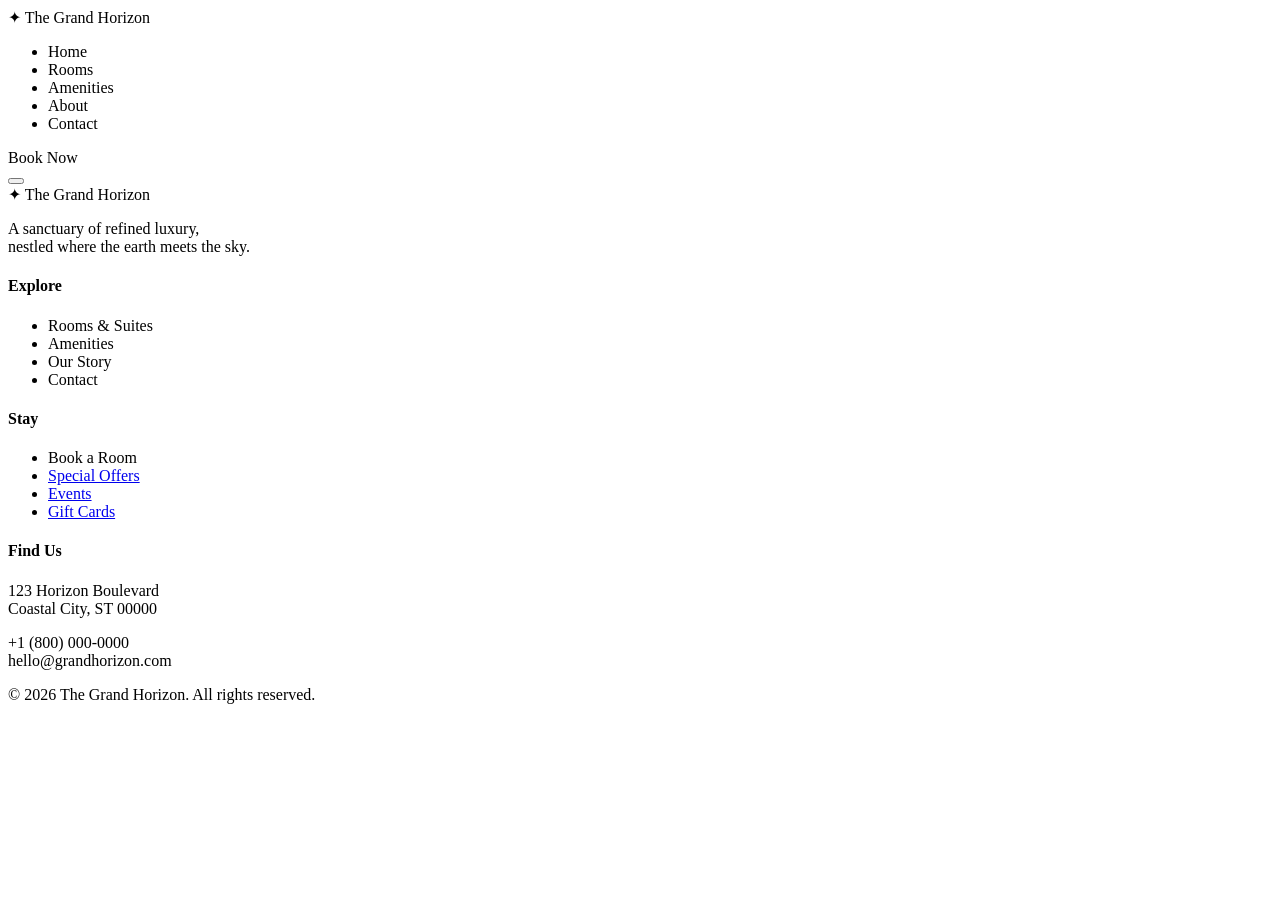
<file: testwebsite/src/main/resources/templates/layout/base.html>
<!DOCTYPE html>
<html lang="en" xmlns:th="http://www.thymeleaf.org">
<head>
    <meta charset="UTF-8"/>
    <meta name="viewport" content="width=device-width, initial-scale=1.0"/>
    <title th:text="${hotelName} + ' | ' + ${pageTitle ?: 'Welcome'}">The Grand Horizon</title>
    <link rel="preconnect" href="https://fonts.googleapis.com"/>
    <link rel="preconnect" href="https://fonts.gstatic.com" crossorigin=""/>
    <link href="https://fonts.googleapis.com/css2?family=Cormorant+Garamond:ital,wght@0,300;0,400;0,600;1,300;1,400&family=Jost:wght@300;400;500&display=swap" rel="stylesheet"/>
    <link rel="stylesheet" th:href="@{/css/main.css}"/>
    <link rel="stylesheet" th:href="@{/css/navbar.css}"/>
    <link rel="stylesheet" th:href="@{/css/footer.css}"/>
    <!-- Page-specific CSS slot -->
    <th:block th:replace="${pageCss} ?: ~{}"></th:block>
</head>
<body th:fragment="layout(content,pageCss,activePage)">

    <!-- NAVBAR -->
    <nav class="navbar" id="navbar">
        <div class="navbar__logo">
            <a th:href="@{/}">
                <span class="navbar__logo-icon">✦</span>
                <span th:text="${hotelName}">The Grand Horizon</span>
            </a>
        </div>
        <ul class="navbar__links">
            <li><a th:href="@{/}" th:classappend="${activePage == 'home'} ? 'active'">Home</a></li>
            <li><a th:href="@{/rooms}" th:classappend="${activePage == 'rooms'} ? 'active'">Rooms</a></li>
            <li><a th:href="@{/amenities}" th:classappend="${activePage == 'amenities'} ? 'active'">Amenities</a></li>
            <li><a th:href="@{/about}" th:classappend="${activePage == 'about'} ? 'active'">About</a></li>
            <li><a th:href="@{/contact}" th:classappend="${activePage == 'contact'} ? 'active'">Contact</a></li>
        </ul>
        <div class="navbar__actions">
            <a th:href="@{/booking}" class="btn btn--outline">Book Now</a>
        </div>
        <button class="navbar__toggle" id="navToggle" aria-label="Toggle navigation">
            <span></span><span></span><span></span>
        </button>
    </nav>

    <!-- PAGE CONTENT -->
    <main th:replace="${content}">
        <!-- Child templates inject here -->
    </main>

    <!-- FOOTER -->
    <footer class="footer">
        <div class="footer__inner">
            <div class="footer__brand">
                <span class="footer__logo">✦ <span th:text="${hotelName}">The Grand Horizon</span></span>
                <p>A sanctuary of refined luxury,<br/>nestled where the earth meets the sky.</p>
            </div>
            <div class="footer__links">
                <h4>Explore</h4>
                <ul>
                    <li><a th:href="@{/rooms}">Rooms &amp; Suites</a></li>
                    <li><a th:href="@{/amenities}">Amenities</a></li>
                    <li><a th:href="@{/about}">Our Story</a></li>
                    <li><a th:href="@{/contact}">Contact</a></li>
                </ul>
            </div>
            <div class="footer__links">
                <h4>Stay</h4>
                <ul>
                    <li><a th:href="@{/booking}">Book a Room</a></li>
                    <li><a href="#">Special Offers</a></li>
                    <li><a href="#">Events</a></li>
                    <li><a href="#">Gift Cards</a></li>
                </ul>
            </div>
            <div class="footer__contact">
                <h4>Find Us</h4>
                <p>123 Horizon Boulevard<br/>Coastal City, ST 00000</p>
                <p>+1 (800) 000-0000<br/>hello@grandhorizon.com</p>
            </div>
        </div>
        <div class="footer__bottom">
            <p>&copy; 2026 <span th:text="${hotelName}">The Grand Horizon</span>. All rights reserved.</p>
        </div>
    </footer>

    <script th:src="@{/js/main.js}"></script>
</body>
</html>
</file>
